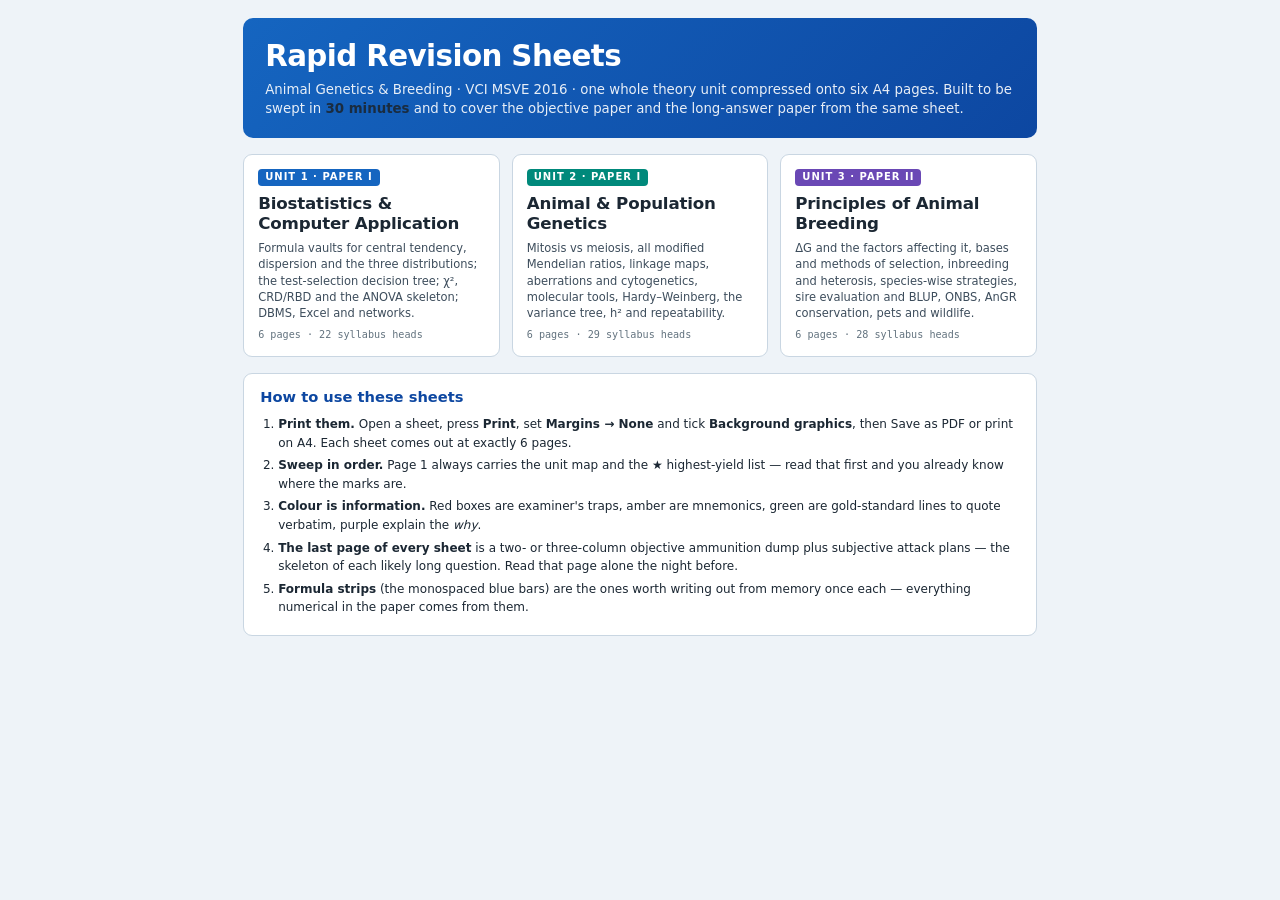
<file: revision/index.html>
<!DOCTYPE html>
<html lang="en">
<head>
<meta charset="utf-8">
<meta name="viewport" content="width=device-width,initial-scale=1">
<title>AGB Rapid Revision Sheets</title>
<link rel="stylesheet" href="_revision.css">
<style>
  body{padding:0 14px 40px;}
  .wrap{max-width:210mm;margin:0 auto;}
  .hero{
    background:linear-gradient(135deg,#1565c0,#0d47a1);color:#fff;
    border-radius:10px;padding:20px 22px;margin:18px 0 16px;
  }
  .hero h1{margin:0 0 4px;font-size:22pt;letter-spacing:-.02em;}
  .hero p{margin:0;font-size:10pt;opacity:.9;line-height:1.45;}
  .cards{display:grid;grid-template-columns:1fr 1fr 1fr;gap:12px;}
  .card{
    background:var(--surface);border:1px solid var(--line);border-radius:9px;
    padding:14px;text-decoration:none;color:inherit;display:block;
    transition:box-shadow .15s, transform .15s;
  }
  .card:hover{box-shadow:0 6px 20px rgba(21,101,192,.18);transform:translateY(-2px);}
  .card .u{display:inline-block;font-size:7.5pt;font-weight:800;letter-spacing:.1em;
    color:#fff;background:var(--blue);border-radius:4px;padding:2px 7px;border:0;margin-bottom:8px;}
  .card.t2 .u{background:var(--teal);} .card.t3 .u{background:var(--purple);}
  .card h2{margin:0 0 6px;font-size:12.5pt;line-height:1.2;letter-spacing:-.01em;}
  .card p{margin:0 0 8px;font-size:8.6pt;color:var(--ink-2);line-height:1.42;}
  .meta{font-size:7.6pt;color:var(--ink-3);font-family:"JetBrains Mono",monospace;}
  .how{background:var(--surface);border:1px solid var(--line);border-radius:9px;padding:14px 16px;margin-top:16px;}
  .how h3{margin:0 0 8px;font-size:11pt;color:var(--blue-dark);}
  .how ol{margin:0;padding-left:18px;font-size:9pt;line-height:1.55;}
  .how li{margin-bottom:4px;}
</style>
</head>
<body>
<div class="wrap">

  <div class="hero">
    <h1>Rapid Revision Sheets</h1>
    <p>Animal Genetics &amp; Breeding · VCI MSVE 2016 · one whole theory unit compressed onto six A4 pages.
    Built to be swept in <b>30 minutes</b> and to cover the objective paper and the long-answer paper from the same sheet.</p>
  </div>

  <div class="cards">
    <a class="card" href="unit1-rapid-revision.html">
      <span class="u">UNIT 1 · PAPER I</span>
      <h2>Biostatistics &amp; Computer Application</h2>
      <p>Formula vaults for central tendency, dispersion and the three distributions; the test-selection decision tree; χ², CRD/RBD and the ANOVA skeleton; DBMS, Excel and networks.</p>
      <div class="meta">6 pages · 22 syllabus heads</div>
    </a>
    <a class="card t2" href="unit2-rapid-revision.html">
      <span class="u">UNIT 2 · PAPER I</span>
      <h2>Animal &amp; Population Genetics</h2>
      <p>Mitosis vs meiosis, all modified Mendelian ratios, linkage maps, aberrations and cytogenetics, molecular tools, Hardy–Weinberg, the variance tree, h² and repeatability.</p>
      <div class="meta">6 pages · 29 syllabus heads</div>
    </a>
    <a class="card t3" href="unit3-rapid-revision.html">
      <span class="u">UNIT 3 · PAPER II</span>
      <h2>Principles of Animal Breeding</h2>
      <p>ΔG and the factors affecting it, bases and methods of selection, inbreeding and heterosis, species-wise strategies, sire evaluation and BLUP, ONBS, AnGR conservation, pets and wildlife.</p>
      <div class="meta">6 pages · 28 syllabus heads</div>
    </a>
  </div>

  <div class="how">
    <h3>How to use these sheets</h3>
    <ol>
      <li><b>Print them.</b> Open a sheet, press <b>Print</b>, set <b>Margins → None</b> and tick <b>Background graphics</b>, then Save as PDF or print on A4. Each sheet comes out at exactly 6 pages.</li>
      <li><b>Sweep in order.</b> Page 1 always carries the unit map and the ★ highest-yield list — read that first and you already know where the marks are.</li>
      <li><b>Colour is information.</b> Red boxes are examiner's traps, amber are mnemonics, green are gold-standard lines to quote verbatim, purple explain the <i>why</i>.</li>
      <li><b>The last page of every sheet</b> is a two- or three-column objective ammunition dump plus subjective attack plans — the skeleton of each likely long question. Read that page alone the night before.</li>
      <li><b>Formula strips</b> (the monospaced blue bars) are the ones worth writing out from memory once each — everything numerical in the paper comes from them.</li>
    </ol>
  </div>

</div>
</body>
</html>
</file>
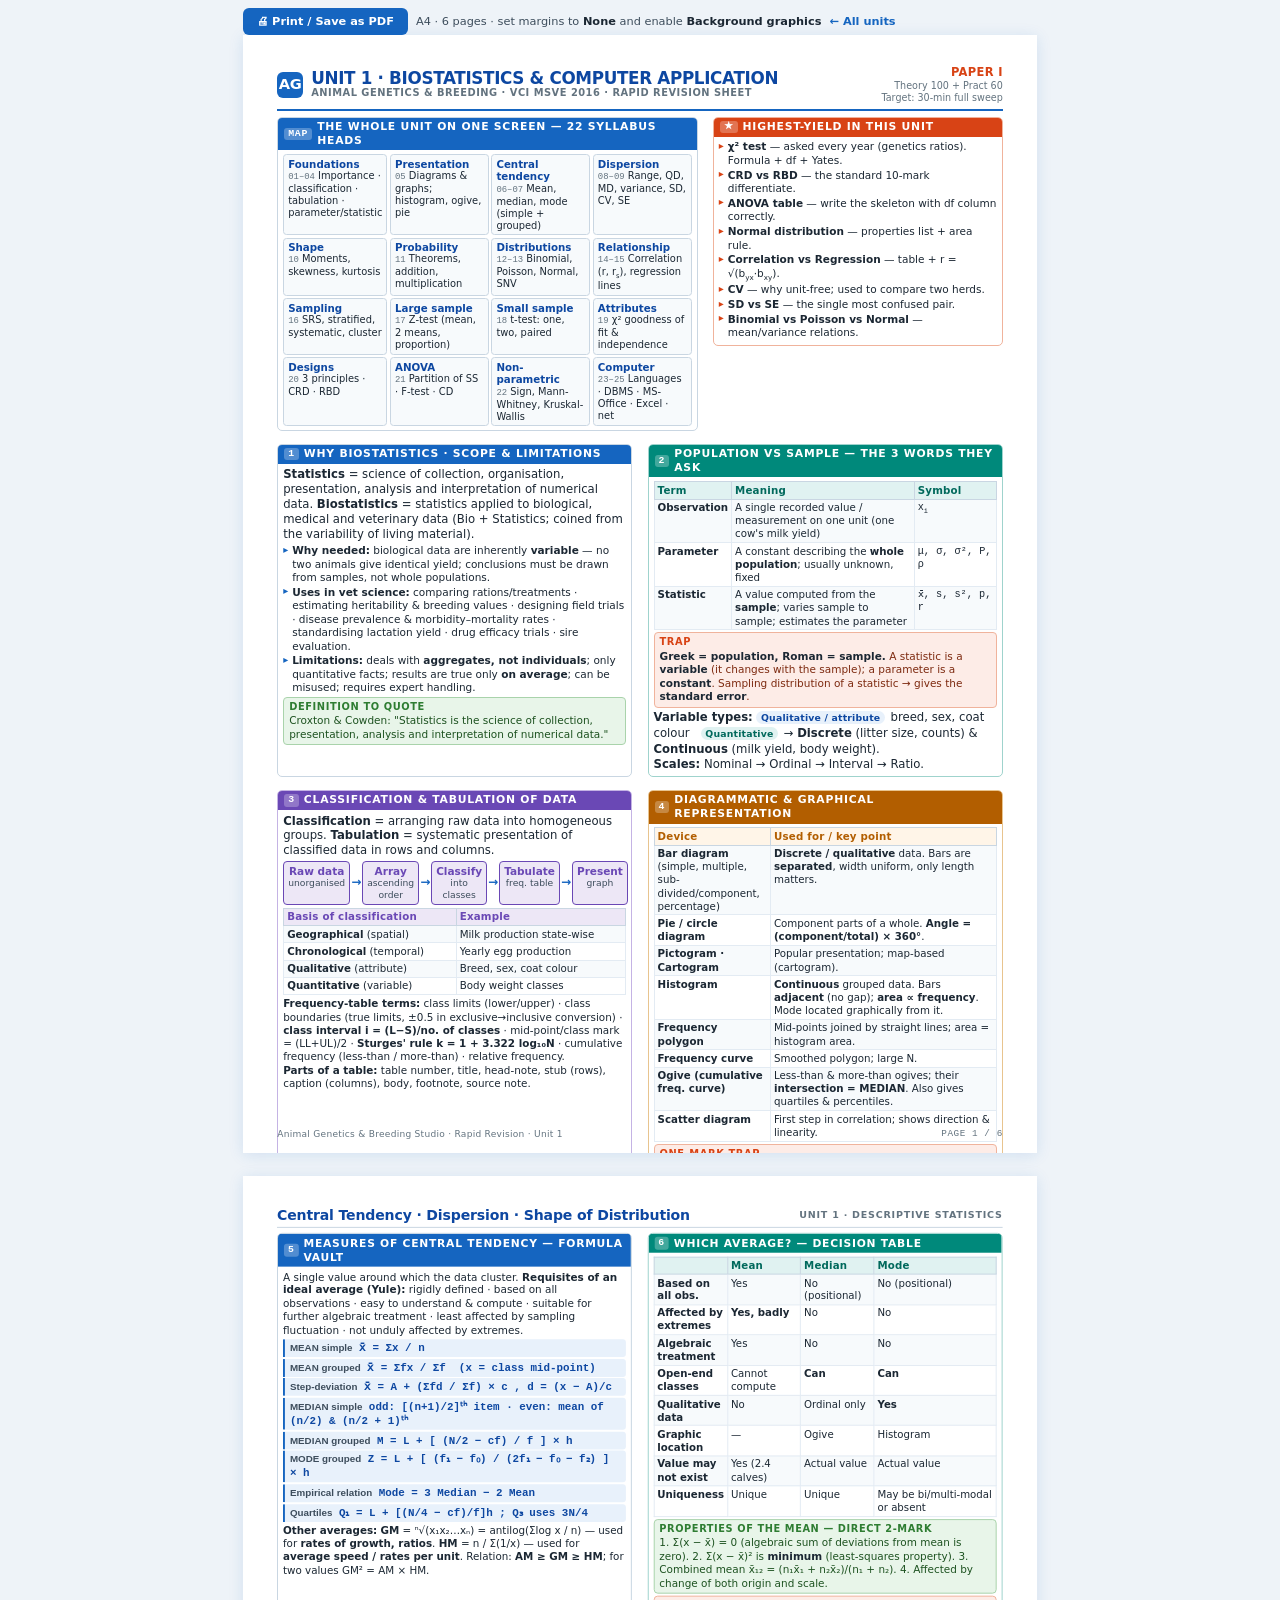
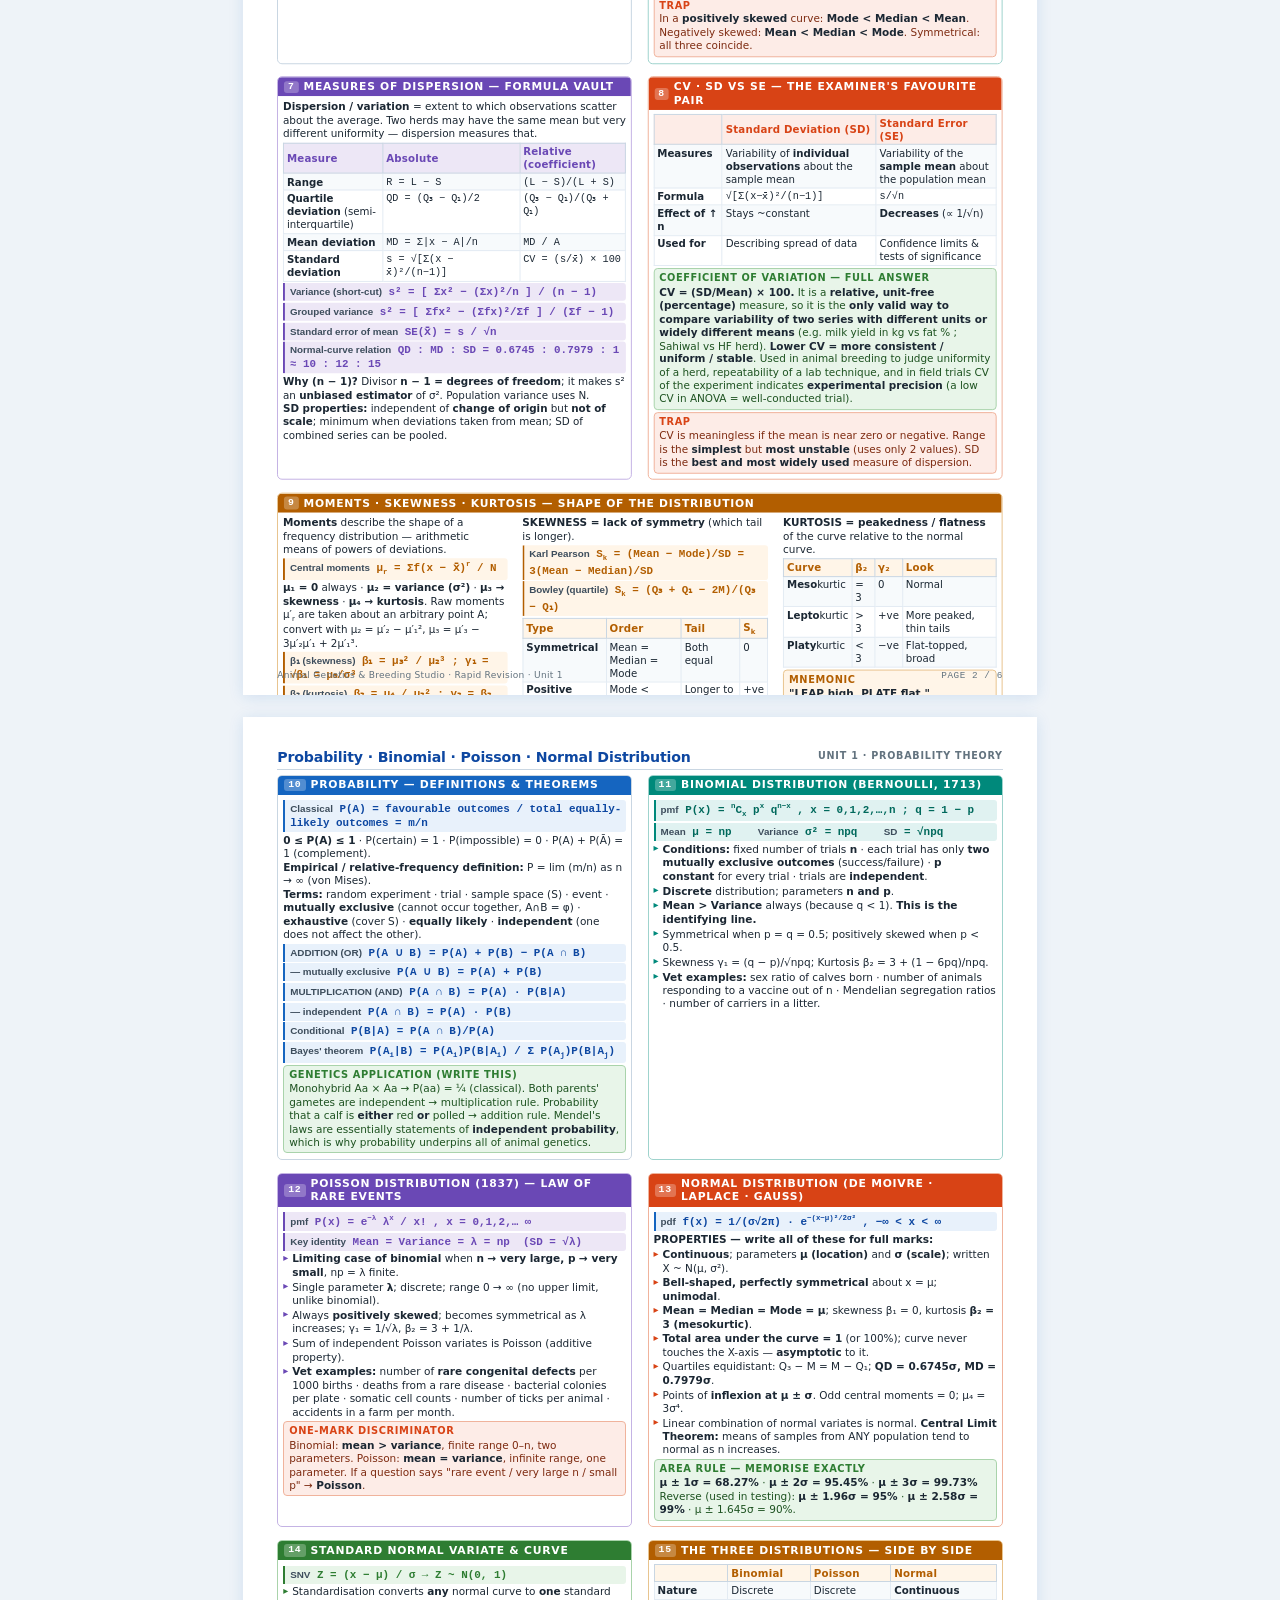
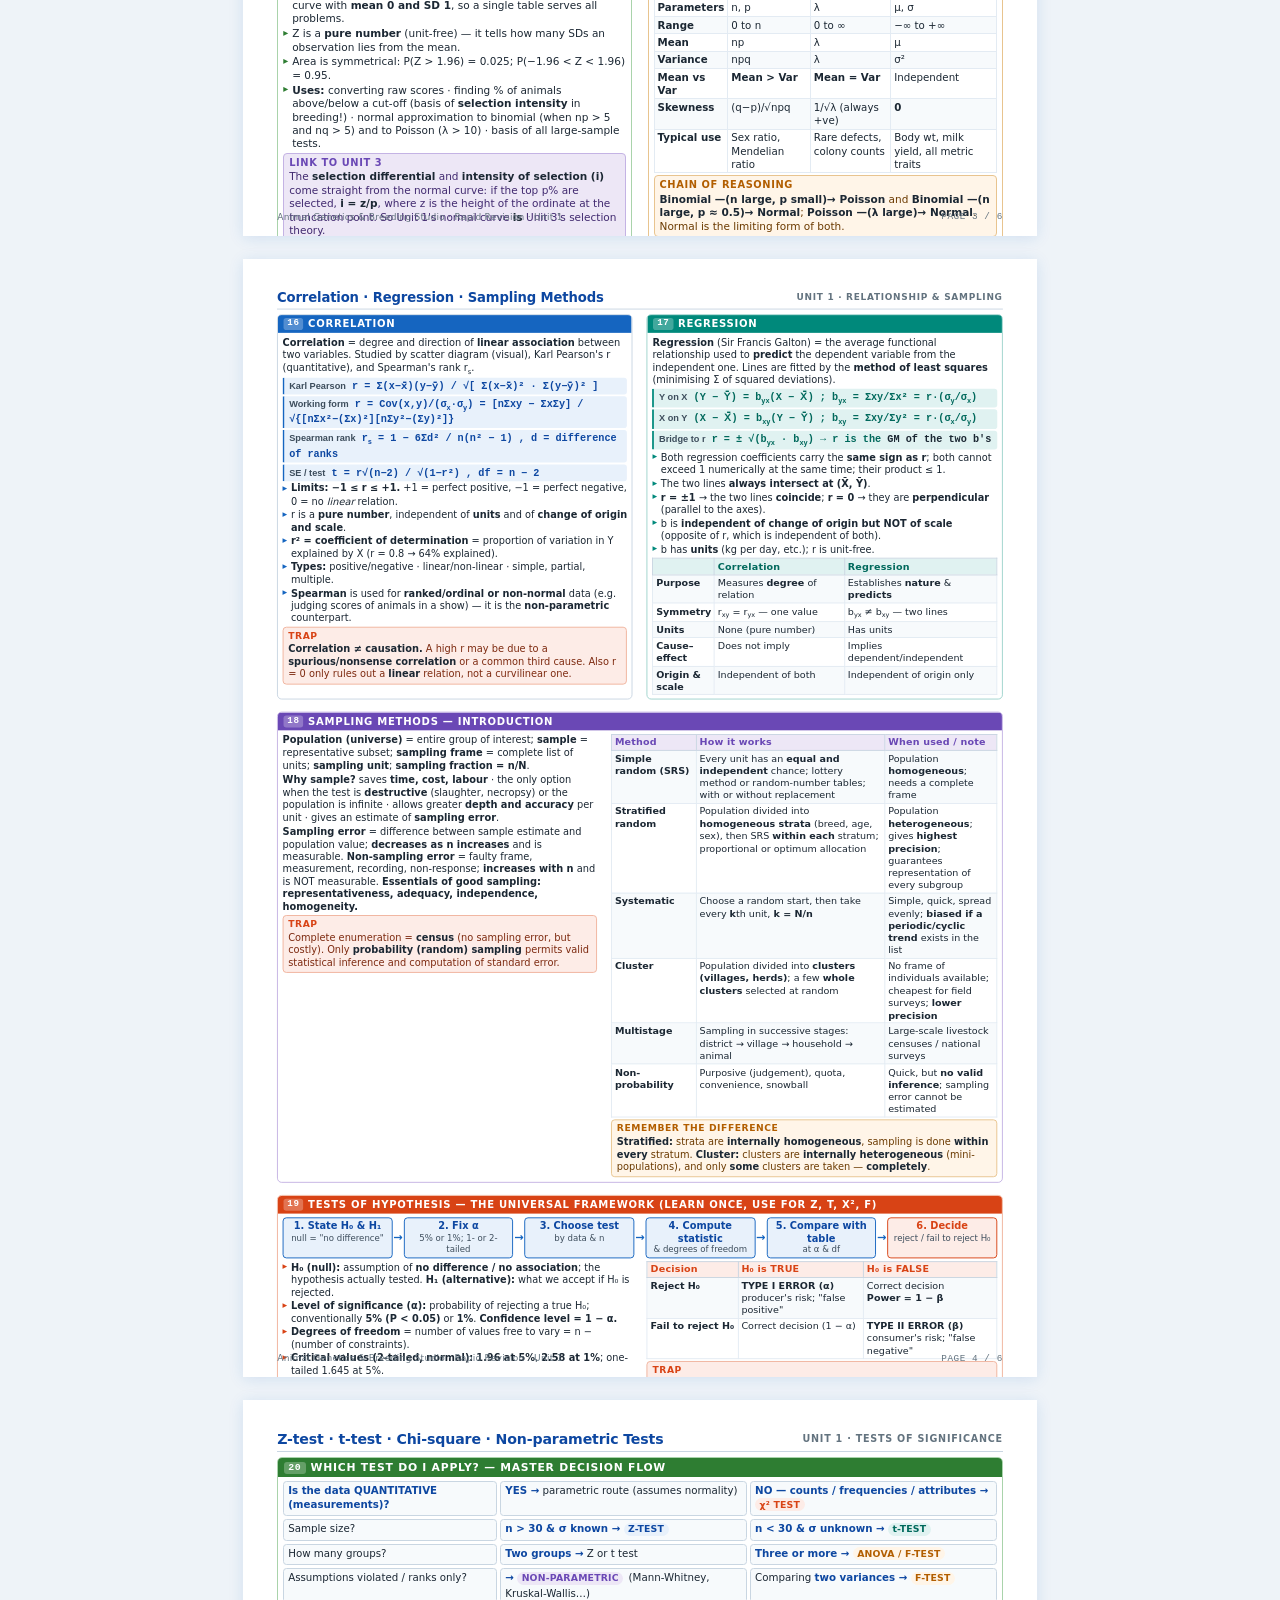
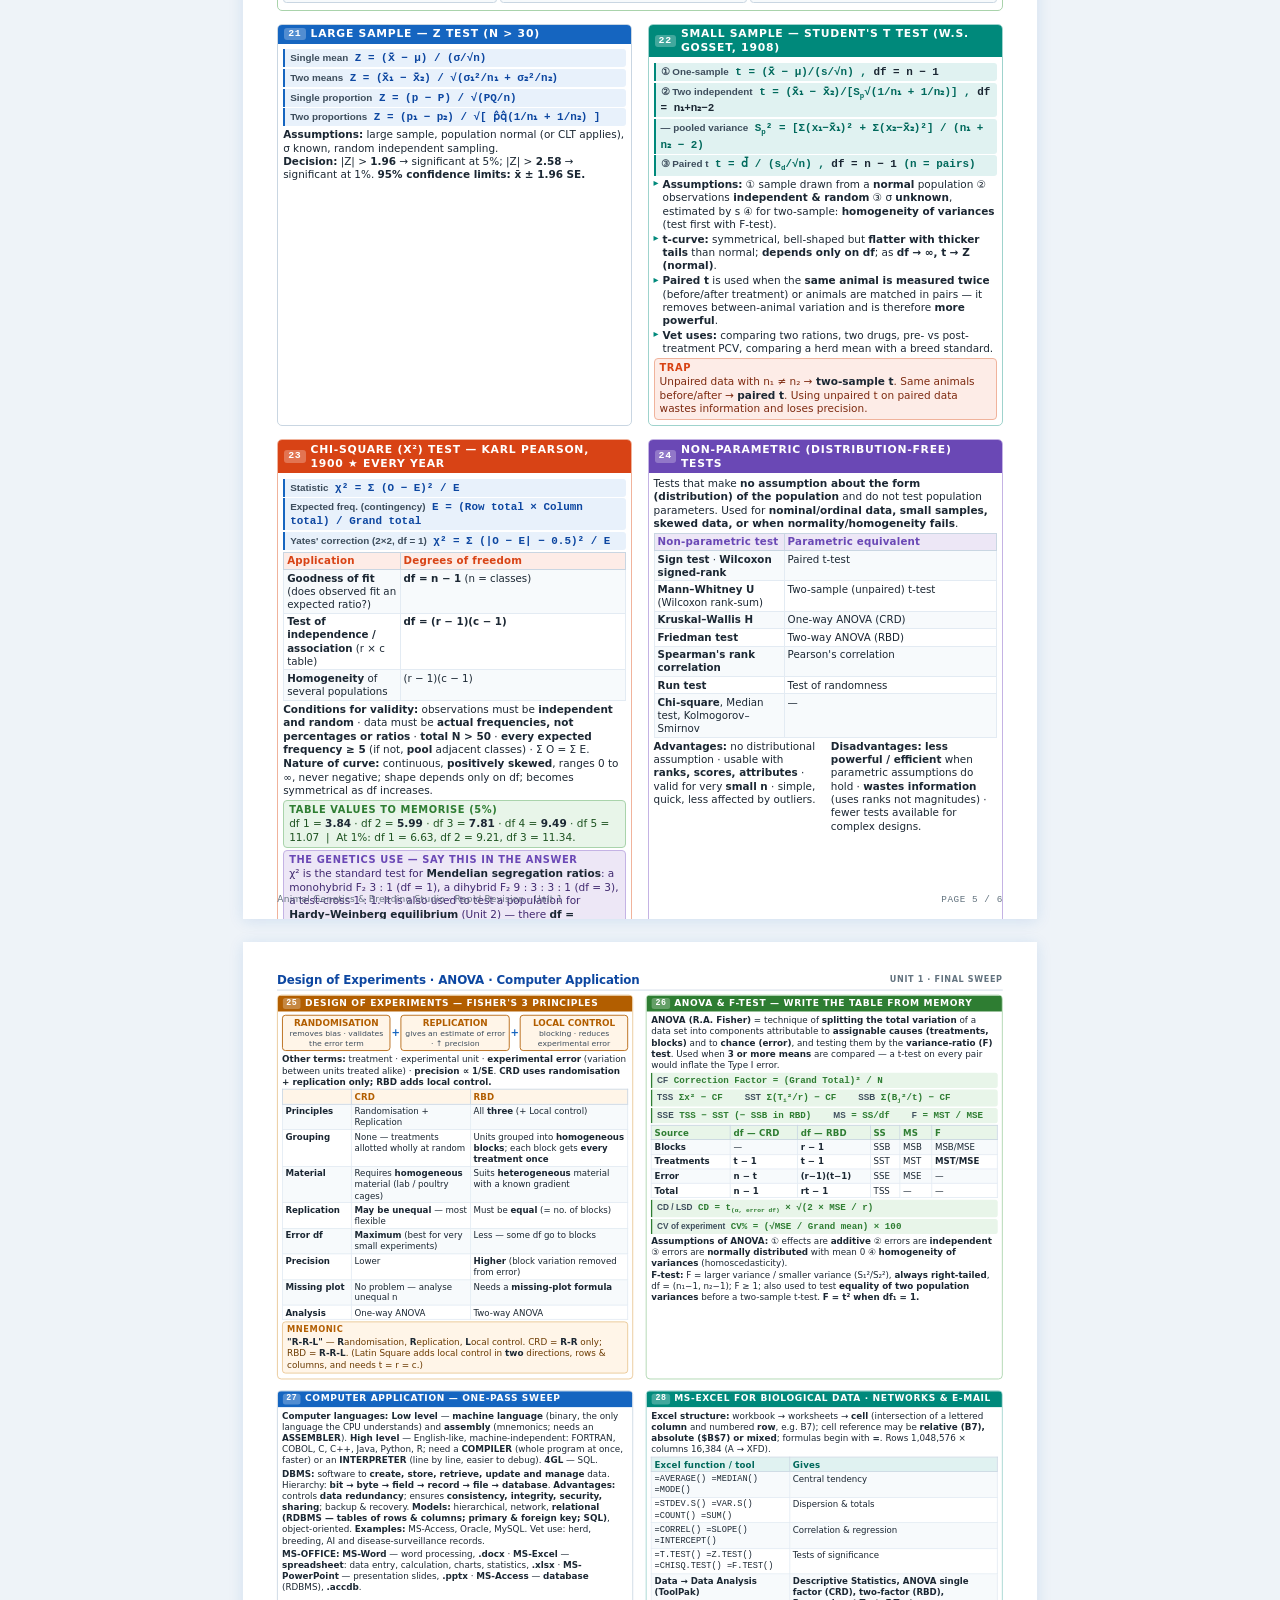
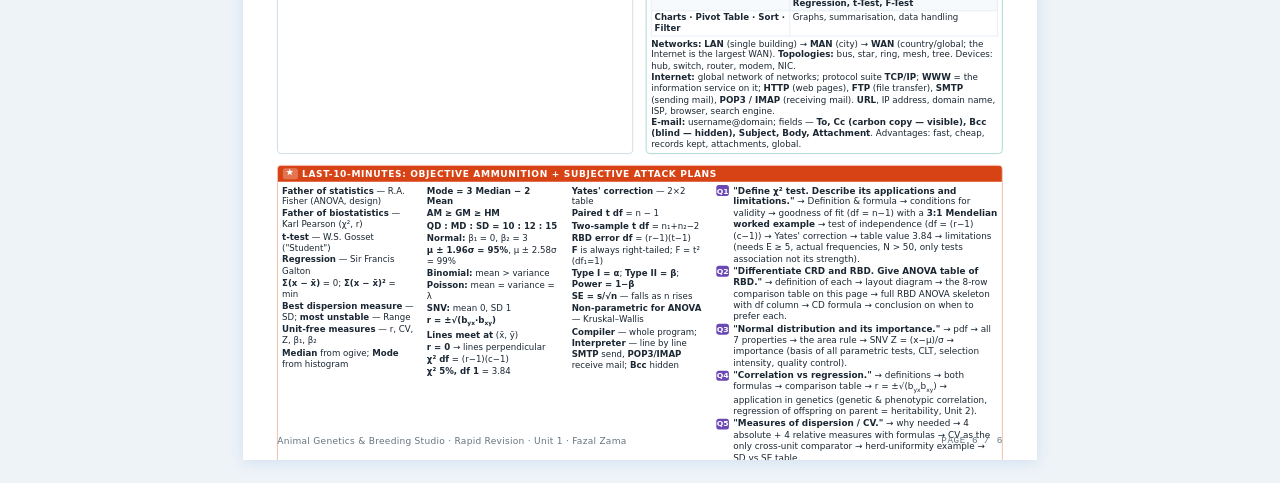
<file: revision/unit1-rapid-revision.html>
<!DOCTYPE html>
<html lang="en">
<head>
<meta charset="utf-8">
<meta name="viewport" content="width=device-width,initial-scale=1">
<title>AGB Unit 1 — Rapid Revision</title>
<style>
/* ============================================================
   AGB RAPID REVISION SHEETS — print-first A4 stylesheet
   Uses the shared IVRI Academic palette (values mirrored from
   assets/css/tokens.css so the sheet prints standalone).
   ============================================================ */

:root{
  --blue:#1565c0; --blue-dark:#0d47a1; --blue-light:#e8f1fb;
  --teal:#00897b; --teal-dark:#00695c; --teal-light:#e0f2f1;
  --purple:#6a48b5; --purple-light:#ede7f6;
  --amber:#b25e00; --amber-light:#fff5e8;
  --coral:#d84315; --coral-light:#fdece7;
  --sage:#2e7d32; --sage-light:#e8f5e9;
  --ink:#1b2733; --ink-2:#3d4d5c; --ink-3:#63737f;
  --line:#c9d6e2; --line-soft:#e3ebf3;
  --surface:#ffffff; --surface-2:#f7fafc; --bg:#eef3f8;
}

*{box-sizing:border-box;}
html,body{margin:0;padding:0;}
body{
  background:var(--bg);
  font-family:"Inter","Segoe UI",system-ui,-apple-system,sans-serif;
  color:var(--ink);
  font-size:8.75pt; line-height:1.28;
  -webkit-print-color-adjust:exact; print-color-adjust:exact;
}
b,strong{font-weight:700;color:var(--ink);}
sub,sup{font-size:.68em;}
.mono{font-family:"JetBrains Mono","Consolas",ui-monospace,monospace;}

/* ---------- PAGE ---------- */
.page{
  width:210mm; min-height:296mm; height:296mm;
  margin:0 auto 6mm; padding:8mm 9mm 7mm;
  background:var(--surface);
  box-shadow:0 2px 14px rgba(21,101,192,.13);
  position:relative; overflow:hidden;
  display:flex; flex-direction:column;
}
.page-no{
  position:absolute; right:9mm; bottom:3.4mm;
  font-size:7pt; color:var(--ink-3); letter-spacing:.06em;
  font-family:"JetBrains Mono",monospace;
}
.page-foot{
  position:absolute; left:9mm; bottom:3.4mm;
  font-size:6.8pt; color:var(--ink-3); letter-spacing:.03em;
}

/* ---------- AUTO-FIT WRAPPER ----------
   Each page carries an individually computed scale (--z) so that a full
   page of content fits an A4 sheet exactly, at the largest type that
   still fits. Width is divided by --z first so the block still fills the
   page after zoom. Values are baked in by fit.js -> build.py. */
.pg{
  --z:1;
  width:calc(100% / var(--z));
  transform:scale(var(--z));
  transform-origin:top left;
  flex:0 0 auto;
}

/* ---------- MASTHEAD ---------- */
.masthead{
  display:flex; align-items:center; gap:8px;
  border-bottom:2.4px solid var(--blue);
  padding-bottom:4px; margin-bottom:6px;
}
.mark{
  width:26px;height:26px;border-radius:6px;background:var(--blue);
  color:#fff;font-weight:800;font-size:11pt;display:flex;
  align-items:center;justify-content:center;letter-spacing:-.02em;flex:0 0 auto;
}
.mh-t{font-size:12.6pt;font-weight:800;letter-spacing:-.02em;color:var(--blue-dark);line-height:1.05;}
.mh-s{font-size:7.4pt;color:var(--ink-3);letter-spacing:.05em;text-transform:uppercase;font-weight:600;}
.mh-right{margin-left:auto;text-align:right;font-size:7.2pt;color:var(--ink-3);line-height:1.3;}
.mh-right b{display:block;font-size:8.6pt;color:var(--coral);letter-spacing:.03em;}

.runner{
  display:flex;align-items:center;gap:6px;
  border-bottom:1.6px solid var(--line);padding-bottom:3px;margin-bottom:5px;
}
.runner .rn{font-size:10.6pt;font-weight:800;color:var(--blue-dark);letter-spacing:-.01em;}
.runner .rs{font-size:7.2pt;color:var(--ink-3);text-transform:uppercase;letter-spacing:.08em;font-weight:600;margin-left:auto;}

/* ---------- GRID ---------- */
.row{display:flex;gap:4mm;}
.col{flex:1;min-width:0;}
.g2{display:grid;grid-template-columns:1fr 1fr;gap:4mm;}
.g3{display:grid;grid-template-columns:1fr 1fr 1fr;gap:3.2mm;}
.stack{display:flex;flex-direction:column;gap:3.4mm;}
.grow{flex:1;}

/* ---------- BLOCK ---------- */
.blk{border:1px solid var(--line);border-radius:5px;overflow:hidden;background:var(--surface);}
.blk > .bh{
  font-size:8.1pt;font-weight:800;letter-spacing:.07em;text-transform:uppercase;
  padding:2.6px 6px;color:#fff;background:var(--blue);display:flex;align-items:center;gap:5px;
}
.bh .n{
  background:rgba(255,255,255,.26);border-radius:3px;padding:0 4px;font-size:7.4pt;
  font-family:"JetBrains Mono",monospace;
}
.bb{padding:3.8px 5px;}
.blk.teal > .bh{background:var(--teal);}
.blk.purple > .bh{background:var(--purple);}
.blk.amber > .bh{background:var(--amber);}
.blk.coral > .bh{background:var(--coral);}
.blk.sage > .bh{background:var(--sage);}
.blk.teal{border-color:#9fd3cd;} .blk.purple{border-color:#c4b3e4;}
.blk.amber{border-color:#e8c48f;} .blk.coral{border-color:#f0b39c;}
.blk.sage{border-color:#a9d3ab;}

/* ---------- LISTS ---------- */
ul.t{margin:0;padding-left:12px;}
ul.t li{margin:0 0 1.2px;}
ul.t li::marker{color:var(--blue);}
ol.t{margin:0;padding-left:14px;}
ol.t li{margin:0 0 1.6px;}
.dash{margin:0;padding:0;list-style:none;}
.dash li{margin:0 0 1.3px;padding-left:9px;position:relative;}
.dash li::before{content:"▸";position:absolute;left:0;top:-.5px;color:var(--blue);font-size:7.5pt;}
.dash.tealx li::before{color:var(--teal);} .dash.purplex li::before{color:var(--purple);}
.dash.amberx li::before{color:var(--amber);} .dash.coralx li::before{color:var(--coral);}
.dash.sagex li::before{color:var(--sage);}

/* ---------- TABLE ---------- */
table.t{width:100%;border-collapse:collapse;font-size:8.1pt;}
table.t th{
  background:var(--blue-light);color:var(--blue-dark);font-weight:700;
  text-align:left;padding:2px 3.5px;border:1px solid var(--line);font-size:7.7pt;
  letter-spacing:.02em;
}
table.t td{padding:1.8px 3.5px;border:1px solid var(--line-soft);vertical-align:top;}
table.t tr:nth-child(even) td{background:var(--surface-2);}
table.t.teal th{background:var(--teal-light);color:var(--teal-dark);}
table.t.purple th{background:var(--purple-light);color:var(--purple);}
table.t.amber th{background:var(--amber-light);color:var(--amber);}
table.t.sage th{background:var(--sage-light);color:var(--sage);}
table.t.coral th{background:var(--coral-light);color:var(--coral);}
table.t.tight td,table.t.tight th{padding:1.6px 3px;font-size:7.7pt;}

/* ---------- FORMULA ---------- */
.fx{
  font-family:"JetBrains Mono",monospace;font-size:8.2pt;
  background:var(--blue-light);border-left:2.6px solid var(--blue);
  padding:2px 5px;border-radius:0 3px 3px 0;margin:1.7px 0;display:block;
  color:var(--blue-dark);font-weight:600;
}
.fx.teal{background:var(--teal-light);border-color:var(--teal);color:var(--teal-dark);}
.fx.purple{background:var(--purple-light);border-color:var(--purple);color:var(--purple);}
.fx.amber{background:var(--amber-light);border-color:var(--amber);color:var(--amber);}
.fx.sage{background:var(--sage-light);border-color:var(--sage);color:var(--sage);}
.fx .lbl{font-family:"Inter",sans-serif;font-weight:700;color:var(--ink-2);font-size:7.4pt;}

/* ---------- CHIPS / TAGS ---------- */
.chip{
  display:inline-block;padding:.4px 4.5px;border-radius:9px;font-size:7pt;font-weight:700;
  background:var(--blue-light);color:var(--blue-dark);letter-spacing:.02em;margin:0 2px 2px 0;
}
.chip.t{background:var(--teal-light);color:var(--teal-dark);}
.chip.p{background:var(--purple-light);color:var(--purple);}
.chip.a{background:var(--amber-light);color:var(--amber);}
.chip.c{background:var(--coral-light);color:var(--coral);}
.chip.s{background:var(--sage-light);color:var(--sage);}

/* ---------- CALLOUTS ---------- */
.call{border-radius:4px;padding:2.9px 5px;font-size:7.9pt;margin:2px 0;border:1px solid;}
.call .ct{font-weight:800;font-size:7.4pt;letter-spacing:.06em;text-transform:uppercase;display:block;margin-bottom:1px;}
.call.trap{background:var(--coral-light);border-color:#f0b39c;color:#7d2a10;}
.call.trap .ct{color:var(--coral);}
.call.mnem{background:var(--amber-light);border-color:#e8c48f;color:#6b3a00;}
.call.mnem .ct{color:var(--amber);}
.call.gold{background:var(--sage-light);border-color:#a9d3ab;color:#1d5220;}
.call.gold .ct{color:var(--sage);}
.call.why{background:var(--purple-light);border-color:#c4b3e4;color:#40296f;}
.call.why .ct{color:var(--purple);}

/* ---------- FLOW / DIAGRAM ---------- */
.flow{display:flex;align-items:stretch;gap:0;font-size:7.6pt;}
.node{
  flex:1;border:1.2px solid var(--blue);border-radius:4px;padding:2.2px 4px;
  background:var(--blue-light);text-align:center;line-height:1.2;
}
.node b{display:block;font-size:7.9pt;color:var(--blue-dark);}
.node small{color:var(--ink-2);font-size:6.9pt;}
.arw{flex:0 0 12px;display:flex;align-items:center;justify-content:center;color:var(--blue);font-weight:800;font-size:9pt;}
.node.t{border-color:var(--teal);background:var(--teal-light);} .node.t b{color:var(--teal-dark);}
.node.p{border-color:var(--purple);background:var(--purple-light);} .node.p b{color:var(--purple);}
.node.a{border-color:var(--amber);background:var(--amber-light);} .node.a b{color:var(--amber);}
.node.s{border-color:var(--sage);background:var(--sage-light);} .node.s b{color:var(--sage);}
.node.c{border-color:var(--coral);background:var(--coral-light);} .node.c b{color:var(--coral);}

/* tree */
.tree{font-size:7.7pt;line-height:1.3;}
.tree .lvl{display:flex;gap:3px;margin-bottom:3px;}
.tree .box{
  flex:1;border:1px solid var(--line);border-radius:3.5px;padding:2px 4px;background:var(--surface-2);
}
.tree .box b{color:var(--blue-dark);}

/* key-value strip */
.kv{display:grid;grid-template-columns:auto 1fr;gap:1.5px 6px;font-size:8pt;}
.kv dt{font-weight:700;color:var(--blue-dark);white-space:nowrap;}
.kv dd{margin:0;color:var(--ink-2);}

/* numbered map */
.map{display:grid;grid-template-columns:repeat(4,1fr);gap:2.6px;font-size:7.4pt;}
.map .m{
  border:1px solid var(--line);border-radius:3.5px;padding:2.4px 4px;background:var(--surface-2);
  line-height:1.22;
}
.map .m b{display:block;color:var(--blue-dark);font-size:7.7pt;}
.map .m span{color:var(--ink-3);font-size:6.7pt;font-family:"JetBrains Mono",monospace;}

/* rapid-fire two column list */
.rf{column-count:2;column-gap:5mm;font-size:7.9pt;}
.rf p{margin:0 0 1.4px;break-inside:avoid;}
.rf b{color:var(--blue-dark);}
.rf3{column-count:3;column-gap:4mm;font-size:7.7pt;}
.rf3 p{margin:0 0 1.3px;break-inside:avoid;}

/* answer skeleton */
.skel{font-size:7.9pt;}
.skel .s{display:flex;gap:5px;margin-bottom:1.6px;align-items:baseline;}
.skel .s i{
  flex:0 0 15px;font-style:normal;font-weight:800;color:#fff;background:var(--purple);
  border-radius:3px;text-align:center;font-size:6.9pt;padding:.5px 0;
}
.hl{background:#fff3b0;padding:0 1px;border-radius:2px;font-weight:600;}
.u{border-bottom:1.4px solid var(--amber);padding-bottom:.5px;font-weight:700;}

/* ---------- PRINT ---------- */
@page{size:A4 portrait;margin:0;}
@media print{
  body{background:#fff;}
  .page{margin:0;box-shadow:none;page-break-after:always;break-after:page;}
  .page:last-child{page-break-after:auto;break-after:auto;}
  .noprint{display:none !important;}
}
.toolbar{
  max-width:210mm;margin:8px auto 0;display:flex;gap:8px;align-items:center;
  font-size:8.5pt;color:var(--ink-2);
}
.toolbar button{
  font:inherit;font-weight:700;background:var(--blue);color:#fff;border:0;
  padding:6px 14px;border-radius:6px;cursor:pointer;
}
.toolbar a{color:var(--blue);font-weight:700;text-decoration:none;}

</style>
</head>
<body>

<div class="toolbar noprint">
  <button onclick="window.print()">🖨 Print / Save as PDF</button>
  <span>A4 · 6 pages · set margins to <b>None</b> and enable <b>Background graphics</b></span>
  <a href="index.html">← All units</a>
</div>

<!-- ==================== PAGE 1 ==================== -->
<section class="page">
  <div class="pg" style="--z:1">
  <div class="masthead">
    <div class="mark">AG</div>
    <div>
      <div class="mh-t">UNIT 1 · BIOSTATISTICS &amp; COMPUTER APPLICATION</div>
      <div class="mh-s">Animal Genetics &amp; Breeding · VCI MSVE 2016 · Rapid Revision Sheet</div>
    </div>
    <div class="mh-right"><b>PAPER I</b>Theory 100 + Pract 60<br>Target: 30-min full sweep</div>
  </div>

  <div class="row" style="gap:4mm;">
    <div class="col" style="flex:1.45;">
      <div class="blk">
        <div class="bh"><span class="n">MAP</span> THE WHOLE UNIT ON ONE SCREEN — 22 SYLLABUS HEADS</div>
        <div class="bb">
          <div class="map">
            <div class="m"><b>Foundations</b><span>01–04</span> Importance · classification · tabulation · parameter/statistic</div>
            <div class="m"><b>Presentation</b><span>05</span> Diagrams &amp; graphs; histogram, ogive, pie</div>
            <div class="m"><b>Central tendency</b><span>06–07</span> Mean, median, mode (simple + grouped)</div>
            <div class="m"><b>Dispersion</b><span>08–09</span> Range, QD, MD, variance, SD, CV, SE</div>
            <div class="m"><b>Shape</b><span>10</span> Moments, skewness, kurtosis</div>
            <div class="m"><b>Probability</b><span>11</span> Theorems, addition, multiplication</div>
            <div class="m"><b>Distributions</b><span>12–13</span> Binomial, Poisson, Normal, SNV</div>
            <div class="m"><b>Relationship</b><span>14–15</span> Correlation (r, r<sub>s</sub>), regression lines</div>
            <div class="m"><b>Sampling</b><span>16</span> SRS, stratified, systematic, cluster</div>
            <div class="m"><b>Large sample</b><span>17</span> Z-test (mean, 2 means, proportion)</div>
            <div class="m"><b>Small sample</b><span>18</span> t-test: one, two, paired</div>
            <div class="m"><b>Attributes</b><span>19</span> χ² goodness of fit &amp; independence</div>
            <div class="m"><b>Designs</b><span>20</span> 3 principles · CRD · RBD</div>
            <div class="m"><b>ANOVA</b><span>21</span> Partition of SS · F-test · CD</div>
            <div class="m"><b>Non-parametric</b><span>22</span> Sign, Mann-Whitney, Kruskal-Wallis</div>
            <div class="m"><b>Computer</b><span>23–25</span> Languages · DBMS · MS-Office · Excel · net</div>
          </div>
        </div>
      </div>
    </div>
    <div class="col" style="flex:1;">
      <div class="blk coral">
        <div class="bh"><span class="n">★</span> HIGHEST-YIELD IN THIS UNIT</div>
        <div class="bb">
          <ul class="dash coralx" style="font-size:7.9pt;">
            <li><b>χ² test</b> — asked every year (genetics ratios). Formula + df + Yates.</li>
            <li><b>CRD vs RBD</b> — the standard 10-mark differentiate.</li>
            <li><b>ANOVA table</b> — write the skeleton with df column correctly.</li>
            <li><b>Normal distribution</b> — properties list + area rule.</li>
            <li><b>Correlation vs Regression</b> — table + r = √(b<sub>yx</sub>·b<sub>xy</sub>).</li>
            <li><b>CV</b> — why unit-free; used to compare two herds.</li>
            <li><b>SD vs SE</b> — the single most confused pair.</li>
            <li><b>Binomial vs Poisson vs Normal</b> — mean/variance relations.</li>
          </ul>
        </div>
      </div>
    </div>
  </div>

  <div class="g2" style="margin-top:3.4mm;">
    <div class="blk">
      <div class="bh"><span class="n">1</span> WHY BIOSTATISTICS · SCOPE &amp; LIMITATIONS</div>
      <div class="bb">
        <p style="margin:0 0 2px;"><b>Statistics</b> = science of collection, organisation, presentation, analysis and interpretation of numerical data. <b>Biostatistics</b> = statistics applied to biological, medical and veterinary data (Bio + Statistics; coined from the variability of living material).</p>
        <ul class="dash" style="font-size:7.9pt;">
          <li><b>Why needed:</b> biological data are inherently <b>variable</b> — no two animals give identical yield; conclusions must be drawn from samples, not whole populations.</li>
          <li><b>Uses in vet science:</b> comparing rations/treatments · estimating heritability &amp; breeding values · designing field trials · disease prevalence &amp; morbidity–mortality rates · standardising lactation yield · drug efficacy trials · sire evaluation.</li>
          <li><b>Limitations:</b> deals with <b>aggregates, not individuals</b>; only quantitative facts; results are true only <b>on average</b>; can be misused; requires expert handling.</li>
        </ul>
        <div class="call gold"><span class="ct">Definition to quote</span>Croxton &amp; Cowden: "Statistics is the science of collection, presentation, analysis and interpretation of numerical data."</div>
      </div>
    </div>

    <div class="blk teal">
      <div class="bh"><span class="n">2</span> POPULATION vs SAMPLE — THE 3 WORDS THEY ASK</div>
      <div class="bb">
        <table class="t teal tight">
          <tr><th style="width:22%;">Term</th><th>Meaning</th><th style="width:24%;">Symbol</th></tr>
          <tr><td><b>Observation</b></td><td>A single recorded value / measurement on one unit (one cow's milk yield)</td><td class="mono">x<sub>i</sub></td></tr>
          <tr><td><b>Parameter</b></td><td>A constant describing the <b>whole population</b>; usually unknown, fixed</td><td class="mono">μ, σ, σ², P, ρ</td></tr>
          <tr><td><b>Statistic</b></td><td>A value computed from the <b>sample</b>; varies sample to sample; estimates the parameter</td><td class="mono">x̄, s, s², p, r</td></tr>
        </table>
        <div class="call trap"><span class="ct">Trap</span><b>Greek = population, Roman = sample.</b> A statistic is a <b>variable</b> (it changes with the sample); a parameter is a <b>constant</b>. Sampling distribution of a statistic → gives the <b>standard error</b>.</div>
        <p style="margin:2px 0 0;"><b>Variable types:</b> <span class="chip">Qualitative / attribute</span> breed, sex, coat colour &nbsp; <span class="chip t">Quantitative</span> → <b>Discrete</b> (litter size, counts) &amp; <b>Continuous</b> (milk yield, body weight).<br><b>Scales:</b> Nominal → Ordinal → Interval → Ratio.</p>
      </div>
    </div>
  </div>

  <div class="g2" style="margin-top:3.4mm;">
    <div class="blk purple">
      <div class="bh"><span class="n">3</span> CLASSIFICATION &amp; TABULATION OF DATA</div>
      <div class="bb">
        <p style="margin:0 0 2px;"><b>Classification</b> = arranging raw data into homogeneous groups. <b>Tabulation</b> = systematic presentation of classified data in rows and columns.</p>
        <div class="flow" style="margin:3px 0;">
          <div class="node p"><b>Raw data</b><small>unorganised</small></div><div class="arw">→</div>
          <div class="node p"><b>Array</b><small>ascending order</small></div><div class="arw">→</div>
          <div class="node p"><b>Classify</b><small>into classes</small></div><div class="arw">→</div>
          <div class="node p"><b>Tabulate</b><small>freq. table</small></div><div class="arw">→</div>
          <div class="node p"><b>Present</b><small>graph</small></div>
        </div>
        <table class="t purple tight">
          <tr><th>Basis of classification</th><th>Example</th></tr>
          <tr><td><b>Geographical</b> (spatial)</td><td>Milk production state-wise</td></tr>
          <tr><td><b>Chronological</b> (temporal)</td><td>Yearly egg production</td></tr>
          <tr><td><b>Qualitative</b> (attribute)</td><td>Breed, sex, coat colour</td></tr>
          <tr><td><b>Quantitative</b> (variable)</td><td>Body weight classes</td></tr>
        </table>
        <p style="margin:2px 0 0;font-size:7.8pt;"><b>Frequency-table terms:</b> class limits (lower/upper) · class boundaries (true limits, ±0.5 in exclusive→inclusive conversion) · <b>class interval i = (L−S)/no. of classes</b> · mid-point/class mark = (LL+UL)/2 · <b>Sturges' rule k = 1 + 3.322 log₁₀N</b> · cumulative frequency (less-than / more-than) · relative frequency.<br><b>Parts of a table:</b> table number, title, head-note, stub (rows), caption (columns), body, footnote, source note.</p>
      </div>
    </div>

    <div class="blk amber">
      <div class="bh"><span class="n">4</span> DIAGRAMMATIC &amp; GRAPHICAL REPRESENTATION</div>
      <div class="bb">
        <table class="t amber tight">
          <tr><th style="width:34%;">Device</th><th>Used for / key point</th></tr>
          <tr><td><b>Bar diagram</b> (simple, multiple, sub-divided/component, percentage)</td><td><b>Discrete / qualitative</b> data. Bars are <b>separated</b>, width uniform, only length matters.</td></tr>
          <tr><td><b>Pie / circle diagram</b></td><td>Component parts of a whole. <b>Angle = (component/total) × 360°</b>.</td></tr>
          <tr><td><b>Pictogram · Cartogram</b></td><td>Popular presentation; map-based (cartogram).</td></tr>
          <tr><td><b>Histogram</b></td><td><b>Continuous</b> grouped data. Bars <b>adjacent</b> (no gap); <b>area ∝ frequency</b>. Mode located graphically from it.</td></tr>
          <tr><td><b>Frequency polygon</b></td><td>Mid-points joined by straight lines; area = histogram area.</td></tr>
          <tr><td><b>Frequency curve</b></td><td>Smoothed polygon; large N.</td></tr>
          <tr><td><b>Ogive (cumulative freq. curve)</b></td><td>Less-than &amp; more-than ogives; their <b>intersection = MEDIAN</b>. Also gives quartiles &amp; percentiles.</td></tr>
          <tr><td><b>Scatter diagram</b></td><td>First step in correlation; shows direction &amp; linearity.</td></tr>
        </table>
        <div class="call trap"><span class="ct">One-mark trap</span>Histogram = <b>continuous, no gaps, area ∝ f</b>. Bar diagram = <b>discrete, gaps present, length ∝ f</b>. Median from <b>ogive</b>; Mode from <b>histogram</b>.</div>
      </div>
    </div>
  </div>

  </div>


  <div class="page-foot">Animal Genetics &amp; Breeding Studio · Rapid Revision · Unit 1</div>
  <div class="page-no">PAGE 1 / 6</div>
</section>

<!-- ==================== PAGE 2 ==================== -->
<section class="page">
  <div class="pg" style="--z:0.994">
  <div class="runner"><span class="rn">Central Tendency · Dispersion · Shape of Distribution</span><span class="rs">Unit 1 · Descriptive Statistics</span></div>

  <div class="g2">
    <div class="blk">
      <div class="bh"><span class="n">5</span> MEASURES OF CENTRAL TENDENCY — FORMULA VAULT</div>
      <div class="bb">
        <p style="margin:0 0 2px;font-size:7.9pt;">A single value around which the data cluster. <b>Requisites of an ideal average (Yule):</b> rigidly defined · based on all observations · easy to understand &amp; compute · suitable for further algebraic treatment · least affected by sampling fluctuation · not unduly affected by extremes.</p>
        <span class="fx"><span class="lbl">MEAN simple</span> x̄ = Σx / n</span>
        <span class="fx"><span class="lbl">MEAN grouped</span> x̄ = Σfx / Σf  &nbsp;(x = class mid-point)</span>
        <span class="fx"><span class="lbl">Step-deviation</span> x̄ = A + (Σfd / Σf) × c ,  d = (x − A)/c</span>
        <span class="fx"><span class="lbl">MEDIAN simple</span> odd: [(n+1)/2]ᵗʰ item · even: mean of (n/2) &amp; (n/2 + 1)ᵗʰ</span>
        <span class="fx"><span class="lbl">MEDIAN grouped</span> M = L + [ (N/2 − cf) / f ] × h</span>
        <span class="fx"><span class="lbl">MODE grouped</span> Z = L + [ (f₁ − f₀) / (2f₁ − f₀ − f₂) ] × h</span>
        <span class="fx"><span class="lbl">Empirical relation</span> Mode = 3 Median − 2 Mean</span>
        <span class="fx"><span class="lbl">Quartiles</span> Q₁ = L + [(N/4 − cf)/f]h ; Q₃ uses 3N/4</span>
        <p style="margin:2px 0 0;font-size:7.8pt;"><b>Other averages:</b> <b>GM</b> = ⁿ√(x₁x₂…xₙ) = antilog(Σlog x / n) — used for <b>rates of growth, ratios</b>. <b>HM</b> = n / Σ(1/x) — used for <b>average speed / rates per unit</b>. Relation: <b>AM ≥ GM ≥ HM</b>; for two values GM² = AM × HM.</p>
      </div>
    </div>

    <div class="blk teal">
      <div class="bh"><span class="n">6</span> WHICH AVERAGE? — DECISION TABLE</div>
      <div class="bb">
        <table class="t teal tight">
          <tr><th style="width:16%;"></th><th>Mean</th><th>Median</th><th>Mode</th></tr>
          <tr><td><b>Based on all obs.</b></td><td>Yes</td><td>No (positional)</td><td>No (positional)</td></tr>
          <tr><td><b>Affected by extremes</b></td><td><b>Yes, badly</b></td><td>No</td><td>No</td></tr>
          <tr><td><b>Algebraic treatment</b></td><td>Yes</td><td>No</td><td>No</td></tr>
          <tr><td><b>Open-end classes</b></td><td>Cannot compute</td><td><b>Can</b></td><td><b>Can</b></td></tr>
          <tr><td><b>Qualitative data</b></td><td>No</td><td>Ordinal only</td><td><b>Yes</b></td></tr>
          <tr><td><b>Graphic location</b></td><td>—</td><td>Ogive</td><td>Histogram</td></tr>
          <tr><td><b>Value may not exist</b></td><td>Yes (2.4 calves)</td><td>Actual value</td><td>Actual value</td></tr>
          <tr><td><b>Uniqueness</b></td><td>Unique</td><td>Unique</td><td>May be bi/multi-modal or absent</td></tr>
        </table>
        <div class="call gold"><span class="ct">Properties of the mean — direct 2-mark</span>1. Σ(x − x̄) = 0 (algebraic sum of deviations from mean is zero). 2. Σ(x − x̄)² is <b>minimum</b> (least-squares property). 3. Combined mean x̄₁₂ = (n₁x̄₁ + n₂x̄₂)/(n₁ + n₂). 4. Affected by change of both origin and scale.</div>
        <div class="call trap"><span class="ct">Trap</span>In a <b>positively skewed</b> curve: <b>Mode &lt; Median &lt; Mean</b>. Negatively skewed: <b>Mean &lt; Median &lt; Mode</b>. Symmetrical: all three coincide.</div>
      </div>
    </div>
  </div>

  <div class="g2" style="margin-top:3.4mm;">
    <div class="blk purple">
      <div class="bh"><span class="n">7</span> MEASURES OF DISPERSION — FORMULA VAULT</div>
      <div class="bb">
        <p style="margin:0 0 2px;font-size:7.9pt;"><b>Dispersion / variation</b> = extent to which observations scatter about the average. Two herds may have the same mean but very different uniformity — dispersion measures that.</p>
        <table class="t purple tight">
          <tr><th style="width:29%;">Measure</th><th>Absolute</th><th style="width:31%;">Relative (coefficient)</th></tr>
          <tr><td><b>Range</b></td><td class="mono">R = L − S</td><td class="mono">(L − S)/(L + S)</td></tr>
          <tr><td><b>Quartile deviation</b> (semi-interquartile)</td><td class="mono">QD = (Q₃ − Q₁)/2</td><td class="mono">(Q₃ − Q₁)/(Q₃ + Q₁)</td></tr>
          <tr><td><b>Mean deviation</b></td><td class="mono">MD = Σ|x − A|/n</td><td class="mono">MD / A</td></tr>
          <tr><td><b>Standard deviation</b></td><td class="mono">s = √[Σ(x − x̄)²/(n−1)]</td><td class="mono">CV = (s/x̄) × 100</td></tr>
        </table>
        <span class="fx purple"><span class="lbl">Variance (short-cut)</span> s² = [ Σx² − (Σx)²/n ] / (n − 1)</span>
        <span class="fx purple"><span class="lbl">Grouped variance</span> s² = [ Σfx² − (Σfx)²/Σf ] / (Σf − 1)</span>
        <span class="fx purple"><span class="lbl">Standard error of mean</span> SE(x̄) = s / √n</span>
        <span class="fx purple"><span class="lbl">Normal-curve relation</span> QD : MD : SD = 0.6745 : 0.7979 : 1 ≈ 10 : 12 : 15</span>
        <p style="margin:2px 0 0;font-size:7.8pt;"><b>Why (n − 1)?</b> Divisor <b>n − 1 = degrees of freedom</b>; it makes s² an <b>unbiased estimator</b> of σ². Population variance uses N.<br><b>SD properties:</b> independent of <b>change of origin</b> but <b>not of scale</b>; minimum when deviations taken from mean; SD of combined series can be pooled.</p>
      </div>
    </div>

    <div class="blk coral">
      <div class="bh"><span class="n">8</span> CV · SD vs SE — THE EXAMINER'S FAVOURITE PAIR</div>
      <div class="bb">
        <table class="t coral tight">
          <tr><th style="width:20%;"></th><th>Standard Deviation (SD)</th><th>Standard Error (SE)</th></tr>
          <tr><td><b>Measures</b></td><td>Variability of <b>individual observations</b> about the sample mean</td><td>Variability of the <b>sample mean</b> about the population mean</td></tr>
          <tr><td><b>Formula</b></td><td class="mono">√[Σ(x−x̄)²/(n−1)]</td><td class="mono">s/√n</td></tr>
          <tr><td><b>Effect of ↑ n</b></td><td>Stays ~constant</td><td><b>Decreases</b> (∝ 1/√n)</td></tr>
          <tr><td><b>Used for</b></td><td>Describing spread of data</td><td>Confidence limits &amp; tests of significance</td></tr>
        </table>
        <div class="call gold"><span class="ct">Coefficient of Variation — full answer</span><b>CV = (SD/Mean) × 100.</b> It is a <b>relative, unit-free (percentage)</b> measure, so it is the <b>only valid way to compare variability of two series with different units or widely different means</b> (e.g. milk yield in kg vs fat % ; Sahiwal vs HF herd). <b>Lower CV = more consistent / uniform / stable</b>. Used in animal breeding to judge uniformity of a herd, repeatability of a lab technique, and in field trials CV of the experiment indicates <b>experimental precision</b> (a low CV in ANOVA = well-conducted trial).</div>
        <div class="call trap"><span class="ct">Trap</span>CV is meaningless if the mean is near zero or negative. Range is the <b>simplest</b> but <b>most unstable</b> (uses only 2 values). SD is the <b>best and most widely used</b> measure of dispersion.</div>
      </div>
    </div>
  </div>

  <div class="blk amber" style="margin-top:3.4mm;">
    <div class="bh"><span class="n">9</span> MOMENTS · SKEWNESS · KURTOSIS — SHAPE OF THE DISTRIBUTION</div>
    <div class="bb">
      <div class="row">
        <div class="col" style="flex:1.05;">
          <p style="margin:0 0 2px;font-size:7.9pt;"><b>Moments</b> describe the shape of a frequency distribution — arithmetic means of powers of deviations.</p>
          <span class="fx amber"><span class="lbl">Central moments</span> μ<sub>r</sub> = Σf(x − x̄)<sup>r</sup> / N</span>
          <p style="margin:1px 0 2px;font-size:7.8pt;"><b>μ₁ = 0</b> always · <b>μ₂ = variance (σ²)</b> · <b>μ₃ → skewness</b> · <b>μ₄ → kurtosis</b>. Raw moments μ′<sub>r</sub> are taken about an arbitrary point A; convert with μ₂ = μ′₂ − μ′₁², μ₃ = μ′₃ − 3μ′₂μ′₁ + 2μ′₁³.</p>
          <span class="fx amber"><span class="lbl">β₁ (skewness)</span> β₁ = μ₃² / μ₂³ ;  γ₁ = √β₁ = μ₃/σ³</span>
          <span class="fx amber"><span class="lbl">β₂ (kurtosis)</span> β₂ = μ₄ / μ₂² ;  γ₂ = β₂ − 3</span>
        </div>
        <div class="col" style="flex:1.15;">
          <p style="margin:0 0 2px;font-size:7.9pt;"><b>SKEWNESS = lack of symmetry</b> (which tail is longer).</p>
          <span class="fx amber"><span class="lbl">Karl Pearson</span> S<sub>k</sub> = (Mean − Mode)/SD = 3(Mean − Median)/SD</span>
          <span class="fx amber"><span class="lbl">Bowley (quartile)</span> S<sub>k</sub> = (Q₃ + Q₁ − 2M)/(Q₃ − Q₁)</span>
          <table class="t amber tight" style="margin-top:2px;">
            <tr><th>Type</th><th>Order</th><th>Tail</th><th>S<sub>k</sub></th></tr>
            <tr><td><b>Symmetrical</b></td><td>Mean = Median = Mode</td><td>Both equal</td><td>0</td></tr>
            <tr><td><b>Positive skew</b></td><td>Mode &lt; Median &lt; Mean</td><td>Longer to <b>right</b></td><td>+ve</td></tr>
            <tr><td><b>Negative skew</b></td><td>Mean &lt; Median &lt; Mode</td><td>Longer to <b>left</b></td><td>−ve</td></tr>
          </table>
        </div>
        <div class="col" style="flex:1;">
          <p style="margin:0 0 2px;font-size:7.9pt;"><b>KURTOSIS = peakedness / flatness</b> of the curve relative to the normal curve.</p>
          <table class="t amber tight">
            <tr><th>Curve</th><th>β₂</th><th>γ₂</th><th>Look</th></tr>
            <tr><td><b>Meso</b>kurtic</td><td>= 3</td><td>0</td><td>Normal</td></tr>
            <tr><td><b>Lepto</b>kurtic</td><td>&gt; 3</td><td>+ve</td><td>More peaked, thin tails</td></tr>
            <tr><td><b>Platy</b>kurtic</td><td>&lt; 3</td><td>−ve</td><td>Flat-topped, broad</td></tr>
          </table>
          <div class="call mnem"><span class="ct">Mnemonic</span><b>"LEAP high, PLATE flat."</b> <b>Lep</b>tokurtic = <b>leap</b>s up (peaked). <b>Platy</b>kurtic = flat like a <b>plate</b>. Normal curve: <b>β₁ = 0 and β₂ = 3</b>.</div>
        </div>
      </div>
    </div>
  </div>

  </div>


  <div class="page-foot">Animal Genetics &amp; Breeding Studio · Rapid Revision · Unit 1</div>
  <div class="page-no">PAGE 2 / 6</div>
</section>

<!-- ==================== PAGE 3 ==================== -->
<section class="page">
  <div class="pg" style="--z:1">
  <div class="runner"><span class="rn">Probability · Binomial · Poisson · Normal Distribution</span><span class="rs">Unit 1 · Probability Theory</span></div>

  <div class="g2">
    <div class="blk">
      <div class="bh"><span class="n">10</span> PROBABILITY — DEFINITIONS &amp; THEOREMS</div>
      <div class="bb">
        <span class="fx"><span class="lbl">Classical</span> P(A) = favourable outcomes / total equally-likely outcomes = m/n</span>
        <p style="margin:1px 0 2px;font-size:7.9pt;"><b>0 ≤ P(A) ≤ 1</b> · P(certain) = 1 · P(impossible) = 0 · P(A) + P(Ā) = 1 (complement).<br><b>Empirical / relative-frequency definition:</b> P = lim (m/n) as n → ∞ (von Mises).<br><b>Terms:</b> random experiment · trial · sample space (S) · event · <b>mutually exclusive</b> (cannot occur together, A∩B = φ) · <b>exhaustive</b> (cover S) · <b>equally likely</b> · <b>independent</b> (one does not affect the other).</p>
        <span class="fx"><span class="lbl">ADDITION (OR)</span> P(A ∪ B) = P(A) + P(B) − P(A ∩ B)</span>
        <span class="fx"><span class="lbl">— mutually exclusive</span> P(A ∪ B) = P(A) + P(B)</span>
        <span class="fx"><span class="lbl">MULTIPLICATION (AND)</span> P(A ∩ B) = P(A) · P(B|A)</span>
        <span class="fx"><span class="lbl">— independent</span> P(A ∩ B) = P(A) · P(B)</span>
        <span class="fx"><span class="lbl">Conditional</span> P(B|A) = P(A ∩ B)/P(A)</span>
        <span class="fx"><span class="lbl">Bayes' theorem</span> P(A<sub>i</sub>|B) = P(A<sub>i</sub>)P(B|A<sub>i</sub>) / Σ P(A<sub>j</sub>)P(B|A<sub>j</sub>)</span>
        <div class="call gold"><span class="ct">Genetics application (write this)</span>Monohybrid Aa × Aa → P(aa) = ¼ (classical). Both parents' gametes are independent → multiplication rule. Probability that a calf is <b>either</b> red <b>or</b> polled → addition rule. Mendel's laws are essentially statements of <b>independent probability</b>, which is why probability underpins all of animal genetics.</div>
      </div>
    </div>

    <div class="blk teal">
      <div class="bh"><span class="n">11</span> BINOMIAL DISTRIBUTION (Bernoulli, 1713)</div>
      <div class="bb">
        <span class="fx teal"><span class="lbl">pmf</span> P(x) = <sup>n</sup>C<sub>x</sub> p<sup>x</sup> q<sup>n−x</sup> ,  x = 0,1,2,…,n ;  q = 1 − p</span>
        <span class="fx teal"><span class="lbl">Mean</span> μ = np &nbsp;&nbsp; <span class="lbl">Variance</span> σ² = npq &nbsp;&nbsp; <span class="lbl">SD</span> = √npq</span>
        <ul class="dash tealx" style="font-size:7.9pt;">
          <li><b>Conditions:</b> fixed number of trials <b>n</b> · each trial has only <b>two mutually exclusive outcomes</b> (success/failure) · <b>p constant</b> for every trial · trials are <b>independent</b>.</li>
          <li><b>Discrete</b> distribution; parameters <b>n and p</b>.</li>
          <li><b>Mean &gt; Variance</b> always (because q &lt; 1). <b>This is the identifying line.</b></li>
          <li>Symmetrical when p = q = 0.5; positively skewed when p &lt; 0.5.</li>
          <li>Skewness γ₁ = (q − p)/√npq; Kurtosis β₂ = 3 + (1 − 6pq)/npq.</li>
          <li><b>Vet examples:</b> sex ratio of calves born · number of animals responding to a vaccine out of n · Mendelian segregation ratios · number of carriers in a litter.</li>
        </ul>
      </div>
    </div>
  </div>

  <div class="g2" style="margin-top:3.4mm;">
    <div class="blk purple">
      <div class="bh"><span class="n">12</span> POISSON DISTRIBUTION (1837) — LAW OF RARE EVENTS</div>
      <div class="bb">
        <span class="fx purple"><span class="lbl">pmf</span> P(x) = e<sup>−λ</sup> λ<sup>x</sup> / x! ,  x = 0,1,2,… ∞</span>
        <span class="fx purple"><span class="lbl">Key identity</span> Mean = Variance = λ = np &nbsp;(SD = √λ)</span>
        <ul class="dash purplex" style="font-size:7.9pt;">
          <li><b>Limiting case of binomial</b> when <b>n → very large, p → very small</b>, np = λ finite.</li>
          <li>Single parameter <b>λ</b>; discrete; range 0 → ∞ (no upper limit, unlike binomial).</li>
          <li>Always <b>positively skewed</b>; becomes symmetrical as λ increases; γ₁ = 1/√λ, β₂ = 3 + 1/λ.</li>
          <li>Sum of independent Poisson variates is Poisson (additive property).</li>
          <li><b>Vet examples:</b> number of <b>rare congenital defects</b> per 1000 births · deaths from a rare disease · bacterial colonies per plate · somatic cell counts · number of ticks per animal · accidents in a farm per month.</li>
        </ul>
        <div class="call trap"><span class="ct">One-mark discriminator</span>Binomial: <b>mean &gt; variance</b>, finite range 0–n, two parameters. Poisson: <b>mean = variance</b>, infinite range, one parameter. If a question says "rare event / very large n / small p" → <b>Poisson</b>.</div>
      </div>
    </div>

    <div class="blk coral">
      <div class="bh"><span class="n">13</span> NORMAL DISTRIBUTION (De Moivre · Laplace · Gauss)</div>
      <div class="bb">
        <span class="fx"><span class="lbl">pdf</span> f(x) = 1/(σ√2π) · e<sup>−(x−μ)²/2σ²</sup> ,  −∞ &lt; x &lt; ∞</span>
        <p style="margin:1px 0 2px;font-size:7.9pt;"><b>PROPERTIES — write all of these for full marks:</b></p>
        <ul class="dash coralx" style="font-size:7.85pt;">
          <li><b>Continuous</b>; parameters <b>μ (location)</b> and <b>σ (scale)</b>; written X ~ N(μ, σ²).</li>
          <li><b>Bell-shaped, perfectly symmetrical</b> about x = μ; <b>unimodal</b>.</li>
          <li><b>Mean = Median = Mode = μ</b>; skewness β₁ = 0, kurtosis <b>β₂ = 3 (mesokurtic)</b>.</li>
          <li><b>Total area under the curve = 1</b> (or 100%); curve never touches the X-axis — <b>asymptotic</b> to it.</li>
          <li>Quartiles equidistant: Q₃ − M = M − Q₁; <b>QD = 0.6745σ, MD = 0.7979σ</b>.</li>
          <li>Points of <b>inflexion at μ ± σ</b>. Odd central moments = 0; μ₄ = 3σ⁴.</li>
          <li>Linear combination of normal variates is normal. <b>Central Limit Theorem:</b> means of samples from ANY population tend to normal as n increases.</li>
        </ul>
        <div class="call gold"><span class="ct">AREA RULE — memorise exactly</span><b>μ ± 1σ = 68.27%</b> · <b>μ ± 2σ = 95.45%</b> · <b>μ ± 3σ = 99.73%</b><br>Reverse (used in testing): <b>μ ± 1.96σ = 95%</b> · <b>μ ± 2.58σ = 99%</b> · μ ± 1.645σ = 90%.</div>
      </div>
    </div>
  </div>

  <div class="g2" style="margin-top:3.4mm;">
    <div class="blk sage">
      <div class="bh"><span class="n">14</span> STANDARD NORMAL VARIATE &amp; CURVE</div>
      <div class="bb">
        <span class="fx sage"><span class="lbl">SNV</span> Z = (x − μ) / σ  →  Z ~ N(0, 1)</span>
        <ul class="dash sagex" style="font-size:7.9pt;">
          <li>Standardisation converts <b>any</b> normal curve to <b>one</b> standard curve with <b>mean 0 and SD 1</b>, so a single table serves all problems.</li>
          <li>Z is a <b>pure number</b> (unit-free) — it tells how many SDs an observation lies from the mean.</li>
          <li>Area is symmetrical: P(Z &gt; 1.96) = 0.025; P(−1.96 &lt; Z &lt; 1.96) = 0.95.</li>
          <li><b>Uses:</b> converting raw scores · finding % of animals above/below a cut-off (basis of <b>selection intensity</b> in breeding!) · normal approximation to binomial (when np &gt; 5 and nq &gt; 5) and to Poisson (λ &gt; 10) · basis of all large-sample tests.</li>
        </ul>
        <div class="call why"><span class="ct">Link to Unit 3</span>The <b>selection differential</b> and <b>intensity of selection (i)</b> come straight from the normal curve: if the top p% are selected, <b>i = z/p</b>, where z is the height of the ordinate at the truncation point. So Unit 1's normal curve <b>is</b> Unit 3's selection theory.</div>
      </div>
    </div>

    <div class="blk amber">
      <div class="bh"><span class="n">15</span> THE THREE DISTRIBUTIONS — SIDE BY SIDE</div>
      <div class="bb">
        <table class="t amber tight">
          <tr><th style="width:20%;"></th><th>Binomial</th><th>Poisson</th><th>Normal</th></tr>
          <tr><td><b>Nature</b></td><td>Discrete</td><td>Discrete</td><td><b>Continuous</b></td></tr>
          <tr><td><b>Parameters</b></td><td>n, p</td><td>λ</td><td>μ, σ</td></tr>
          <tr><td><b>Range</b></td><td>0 to n</td><td>0 to ∞</td><td>−∞ to +∞</td></tr>
          <tr><td><b>Mean</b></td><td>np</td><td>λ</td><td>μ</td></tr>
          <tr><td><b>Variance</b></td><td>npq</td><td>λ</td><td>σ²</td></tr>
          <tr><td><b>Mean vs Var</b></td><td><b>Mean &gt; Var</b></td><td><b>Mean = Var</b></td><td>Independent</td></tr>
          <tr><td><b>Skewness</b></td><td>(q−p)/√npq</td><td>1/√λ (always +ve)</td><td><b>0</b></td></tr>
          <tr><td><b>Typical use</b></td><td>Sex ratio, Mendelian ratio</td><td>Rare defects, colony counts</td><td>Body wt, milk yield, all metric traits</td></tr>
        </table>
        <div class="call mnem"><span class="ct">Chain of reasoning</span><b>Binomial —(n large, p small)→ Poisson</b> and <b>Binomial —(n large, p ≈ 0.5)→ Normal</b>; <b>Poisson —(λ large)→ Normal</b>. Normal is the limiting form of both.</div>
      </div>
    </div>
  </div>

  </div>


  <div class="page-foot">Animal Genetics &amp; Breeding Studio · Rapid Revision · Unit 1</div>
  <div class="page-no">PAGE 3 / 6</div>
</section>

<!-- ==================== PAGE 4 ==================== -->
<section class="page">
  <div class="pg" style="--z:0.933">
  <div class="runner"><span class="rn">Correlation · Regression · Sampling Methods</span><span class="rs">Unit 1 · Relationship &amp; Sampling</span></div>

  <div class="g2">
    <div class="blk">
      <div class="bh"><span class="n">16</span> CORRELATION</div>
      <div class="bb">
        <p style="margin:0 0 2px;font-size:7.9pt;"><b>Correlation</b> = degree and direction of <b>linear association</b> between two variables. Studied by scatter diagram (visual), Karl Pearson's r (quantitative), and Spearman's rank r<sub>s</sub>.</p>
        <span class="fx"><span class="lbl">Karl Pearson</span> r = Σ(x−x̄)(y−ȳ) / √[ Σ(x−x̄)² · Σ(y−ȳ)² ]</span>
        <span class="fx"><span class="lbl">Working form</span> r = Cov(x,y)/(σ<sub>x</sub>·σ<sub>y</sub>) = [nΣxy − ΣxΣy] / √{[nΣx²−(Σx)²][nΣy²−(Σy)²]}</span>
        <span class="fx"><span class="lbl">Spearman rank</span> r<sub>s</sub> = 1 − 6Σd² / n(n² − 1) ,  d = difference of ranks</span>
        <span class="fx"><span class="lbl">SE / test</span> t = r√(n−2) / √(1−r²) , df = n − 2</span>
        <ul class="dash" style="font-size:7.85pt;">
          <li><b>Limits: −1 ≤ r ≤ +1.</b> +1 = perfect positive, −1 = perfect negative, 0 = no <i>linear</i> relation.</li>
          <li>r is a <b>pure number</b>, independent of <b>units</b> and of <b>change of origin and scale</b>.</li>
          <li><b>r² = coefficient of determination</b> = proportion of variation in Y explained by X (r = 0.8 → 64% explained).</li>
          <li><b>Types:</b> positive/negative · linear/non-linear · simple, partial, multiple.</li>
          <li><b>Spearman</b> is used for <b>ranked/ordinal or non-normal</b> data (e.g. judging scores of animals in a show) — it is the <b>non-parametric</b> counterpart.</li>
        </ul>
        <div class="call trap"><span class="ct">Trap</span><b>Correlation ≠ causation.</b> A high r may be due to a <b>spurious/nonsense correlation</b> or a common third cause. Also r = 0 only rules out a <b>linear</b> relation, not a curvilinear one.</div>
      </div>
    </div>

    <div class="blk teal">
      <div class="bh"><span class="n">17</span> REGRESSION</div>
      <div class="bb">
        <p style="margin:0 0 2px;font-size:7.9pt;"><b>Regression</b> (Sir Francis Galton) = the average functional relationship used to <b>predict</b> the dependent variable from the independent one. Lines are fitted by the <b>method of least squares</b> (minimising Σ of squared deviations).</p>
        <span class="fx teal"><span class="lbl">Y on X</span> (Y − Ȳ) = b<sub>yx</sub>(X − X̄) ;  b<sub>yx</sub> = Σxy/Σx² = r·(σ<sub>y</sub>/σ<sub>x</sub>)</span>
        <span class="fx teal"><span class="lbl">X on Y</span> (X − X̄) = b<sub>xy</sub>(Y − Ȳ) ;  b<sub>xy</sub> = Σxy/Σy² = r·(σ<sub>x</sub>/σ<sub>y</sub>)</span>
        <span class="fx teal"><span class="lbl">Bridge to r</span> r = ± √(b<sub>yx</sub> · b<sub>xy</sub>)  → r is the <b>GM of the two b's</b></span>
        <ul class="dash tealx" style="font-size:7.85pt;">
          <li>Both regression coefficients carry the <b>same sign as r</b>; both cannot exceed 1 numerically at the same time; their product ≤ 1.</li>
          <li>The two lines <b>always intersect at (X̄, Ȳ)</b>.</li>
          <li><b>r = ±1</b> → the two lines <b>coincide</b>; <b>r = 0</b> → they are <b>perpendicular</b> (parallel to the axes).</li>
          <li>b is <b>independent of change of origin but NOT of scale</b> (opposite of r, which is independent of both).</li>
          <li>b has <b>units</b> (kg per day, etc.); r is unit-free.</li>
        </ul>
        <table class="t teal tight" style="margin-top:2px;">
          <tr><th style="width:16%;"></th><th>Correlation</th><th>Regression</th></tr>
          <tr><td><b>Purpose</b></td><td>Measures <b>degree</b> of relation</td><td>Establishes <b>nature</b> &amp; <b>predicts</b></td></tr>
          <tr><td><b>Symmetry</b></td><td>r<sub>xy</sub> = r<sub>yx</sub> — one value</td><td>b<sub>yx</sub> ≠ b<sub>xy</sub> — two lines</td></tr>
          <tr><td><b>Units</b></td><td>None (pure number)</td><td>Has units</td></tr>
          <tr><td><b>Cause–effect</b></td><td>Does not imply</td><td>Implies dependent/independent</td></tr>
          <tr><td><b>Origin &amp; scale</b></td><td>Independent of both</td><td>Independent of origin only</td></tr>
        </table>
      </div>
    </div>
  </div>

  <div class="blk purple" style="margin-top:3.4mm;">
    <div class="bh"><span class="n">18</span> SAMPLING METHODS — INTRODUCTION</div>
    <div class="bb">
      <div class="row">
        <div class="col" style="flex:1.1;">
          <p style="margin:0 0 2px;font-size:7.9pt;"><b>Population (universe)</b> = entire group of interest; <b>sample</b> = representative subset; <b>sampling frame</b> = complete list of units; <b>sampling unit</b>; <b>sampling fraction = n/N</b>.</p>
          <p style="margin:0 0 2px;font-size:7.9pt;"><b>Why sample?</b> saves <b>time, cost, labour</b> · the only option when the test is <b>destructive</b> (slaughter, necropsy) or the population is infinite · allows greater <b>depth and accuracy</b> per unit · gives an estimate of <b>sampling error</b>.</p>
          <p style="margin:0 0 2px;font-size:7.9pt;"><b>Sampling error</b> = difference between sample estimate and population value; <b>decreases as n increases</b> and is measurable. <b>Non-sampling error</b> = faulty frame, measurement, recording, non-response; <b>increases with n</b> and is NOT measurable. <b>Essentials of good sampling: representativeness, adequacy, independence, homogeneity.</b></p>
          <div class="call trap"><span class="ct">Trap</span>Complete enumeration = <b>census</b> (no sampling error, but costly). Only <b>probability (random) sampling</b> permits valid statistical inference and computation of standard error.</div>
        </div>
        <div class="col" style="flex:1.35;">
          <table class="t purple tight">
            <tr><th style="width:22%;">Method</th><th>How it works</th><th style="width:29%;">When used / note</th></tr>
            <tr><td><b>Simple random (SRS)</b></td><td>Every unit has an <b>equal and independent</b> chance; lottery method or random-number tables; with or without replacement</td><td>Population <b>homogeneous</b>; needs a complete frame</td></tr>
            <tr><td><b>Stratified random</b></td><td>Population divided into <b>homogeneous strata</b> (breed, age, sex), then SRS <b>within each</b> stratum; proportional or optimum allocation</td><td>Population <b>heterogeneous</b>; gives <b>highest precision</b>; guarantees representation of every subgroup</td></tr>
            <tr><td><b>Systematic</b></td><td>Choose a random start, then take every <b>k</b>th unit, <b>k = N/n</b></td><td>Simple, quick, spread evenly; <b>biased if a periodic/cyclic trend</b> exists in the list</td></tr>
            <tr><td><b>Cluster</b></td><td>Population divided into <b>clusters (villages, herds)</b>; a few <b>whole clusters</b> selected at random</td><td>No frame of individuals available; cheapest for field surveys; <b>lower precision</b></td></tr>
            <tr><td><b>Multistage</b></td><td>Sampling in successive stages: district → village → household → animal</td><td>Large-scale livestock censuses / national surveys</td></tr>
            <tr><td><b>Non-probability</b></td><td>Purposive (judgement), quota, convenience, snowball</td><td>Quick, but <b>no valid inference</b>; sampling error cannot be estimated</td></tr>
          </table>
          <div class="call mnem"><span class="ct">Remember the difference</span><b>Stratified:</b> strata are <b>internally homogeneous</b>, sampling is done <b>within every</b> stratum. <b>Cluster:</b> clusters are <b>internally heterogeneous</b> (mini-populations), and only <b>some</b> clusters are taken — <b>completely</b>.</div>
        </div>
      </div>
    </div>
  </div>

  <div class="blk coral" style="margin-top:3.4mm;">
    <div class="bh"><span class="n">19</span> TESTS OF HYPOTHESIS — THE UNIVERSAL FRAMEWORK (learn once, use for Z, t, χ², F)</div>
    <div class="bb">
      <div class="flow" style="margin-bottom:3px;">
        <div class="node"><b>1. State H₀ &amp; H₁</b><small>null = "no difference"</small></div><div class="arw">→</div>
        <div class="node"><b>2. Fix α</b><small>5% or 1%; 1- or 2-tailed</small></div><div class="arw">→</div>
        <div class="node"><b>3. Choose test</b><small>by data &amp; n</small></div><div class="arw">→</div>
        <div class="node"><b>4. Compute statistic</b><small>&amp; degrees of freedom</small></div><div class="arw">→</div>
        <div class="node"><b>5. Compare with table</b><small>at α &amp; df</small></div><div class="arw">→</div>
        <div class="node c"><b>6. Decide</b><small>reject / fail to reject H₀</small></div>
      </div>
      <div class="row">
        <div class="col">
          <ul class="dash coralx" style="font-size:7.85pt;">
            <li><b>H₀ (null):</b> assumption of <b>no difference / no association</b>; the hypothesis actually tested. <b>H₁ (alternative):</b> what we accept if H₀ is rejected.</li>
            <li><b>Level of significance (α):</b> probability of rejecting a true H₀; conventionally <b>5% (P &lt; 0.05)</b> or <b>1%</b>. <b>Confidence level = 1 − α.</b></li>
            <li><b>Degrees of freedom</b> = number of values free to vary = n − (number of constraints).</li>
            <li><b>Critical values (2-tailed, normal):</b> <b>1.96 at 5%</b>, <b>2.58 at 1%</b>; one-tailed 1.645 at 5%.</li>
          </ul>
        </div>
        <div class="col">
          <table class="t coral tight">
            <tr><th style="width:26%;">Decision</th><th>H₀ is TRUE</th><th>H₀ is FALSE</th></tr>
            <tr><td><b>Reject H₀</b></td><td><b>TYPE I ERROR (α)</b><br>producer's risk; "false positive"</td><td>Correct decision<br><b>Power = 1 − β</b></td></tr>
            <tr><td><b>Fail to reject H₀</b></td><td>Correct decision (1 − α)</td><td><b>TYPE II ERROR (β)</b><br>consumer's risk; "false negative"</td></tr>
          </table>
          <div class="call trap"><span class="ct">Trap</span>Reducing α <b>increases</b> β. The only way to reduce both is to <b>increase sample size</b>. If calculated value <b>&gt;</b> table value → <b>significant, reject H₀</b>. "Significant" means <b>unlikely to be due to chance</b>, not "important".</div>
        </div>
      </div>
    </div>
  </div>

  </div>


  <div class="page-foot">Animal Genetics &amp; Breeding Studio · Rapid Revision · Unit 1</div>
  <div class="page-no">PAGE 4 / 6</div>
</section>

<!-- ==================== PAGE 5 ==================== -->
<section class="page">
  <div class="pg" style="--z:1">
  <div class="runner"><span class="rn">Z-test · t-test · Chi-square · Non-parametric Tests</span><span class="rs">Unit 1 · Tests of Significance</span></div>

  <div class="blk sage">
    <div class="bh"><span class="n">20</span> WHICH TEST DO I APPLY? — MASTER DECISION FLOW</div>
    <div class="bb">
      <div class="tree">
        <div class="lvl">
          <div class="box" style="flex:0 0 30%;"><b>Is the data QUANTITATIVE (measurements)?</b></div>
          <div class="box"><b>YES →</b> parametric route (assumes normality)</div>
          <div class="box"><b>NO — counts / frequencies / attributes →</b> <span class="chip c">χ² TEST</span></div>
        </div>
        <div class="lvl">
          <div class="box" style="flex:0 0 30%;">Sample size?</div>
          <div class="box"><b>n &gt; 30 &amp; σ known →</b> <span class="chip">Z-TEST</span></div>
          <div class="box"><b>n &lt; 30 &amp; σ unknown →</b> <span class="chip t">t-TEST</span></div>
        </div>
        <div class="lvl">
          <div class="box" style="flex:0 0 30%;">How many groups?</div>
          <div class="box"><b>Two groups →</b> Z or t test</div>
          <div class="box"><b>Three or more →</b> <span class="chip a">ANOVA / F-TEST</span></div>
        </div>
        <div class="lvl">
          <div class="box" style="flex:0 0 30%;">Assumptions violated / ranks only?</div>
          <div class="box"><b>→</b> <span class="chip p">NON-PARAMETRIC</span> (Mann-Whitney, Kruskal-Wallis…)</div>
          <div class="box">Comparing <b>two variances →</b> <span class="chip a">F-TEST</span></div>
        </div>
      </div>
    </div>
  </div>

  <div class="g2" style="margin-top:3.4mm;">
    <div class="blk">
      <div class="bh"><span class="n">21</span> LARGE SAMPLE — Z TEST (n &gt; 30)</div>
      <div class="bb">
        <span class="fx"><span class="lbl">Single mean</span> Z = (x̄ − μ) / (σ/√n)</span>
        <span class="fx"><span class="lbl">Two means</span> Z = (x̄₁ − x̄₂) / √(σ₁²/n₁ + σ₂²/n₂)</span>
        <span class="fx"><span class="lbl">Single proportion</span> Z = (p − P) / √(PQ/n)</span>
        <span class="fx"><span class="lbl">Two proportions</span> Z = (p₁ − p₂) / √[ p̂q̂(1/n₁ + 1/n₂) ]</span>
        <p style="margin:2px 0 0;font-size:7.85pt;"><b>Assumptions:</b> large sample, population normal (or CLT applies), σ known, random independent sampling.<br><b>Decision:</b> |Z| &gt; <b>1.96</b> → significant at 5%; |Z| &gt; <b>2.58</b> → significant at 1%. <b>95% confidence limits: x̄ ± 1.96 SE.</b></p>
      </div>
    </div>

    <div class="blk teal">
      <div class="bh"><span class="n">22</span> SMALL SAMPLE — STUDENT'S t TEST (W.S. Gosset, 1908)</div>
      <div class="bb">
        <span class="fx teal"><span class="lbl">① One-sample</span> t = (x̄ − μ)/(s/√n) ,  <b>df = n − 1</b></span>
        <span class="fx teal"><span class="lbl">② Two independent</span> t = (x̄₁ − x̄₂)/[S<sub>p</sub>√(1/n₁ + 1/n₂)] , <b>df = n₁+n₂−2</b></span>
        <span class="fx teal"><span class="lbl">— pooled variance</span> S<sub>p</sub>² = [Σ(x₁−x̄₁)² + Σ(x₂−x̄₂)²] / (n₁ + n₂ − 2)</span>
        <span class="fx teal"><span class="lbl">③ Paired t</span> t = d̄ / (s<sub>d</sub>/√n) ,  <b>df = n − 1</b> (n = pairs)</span>
        <ul class="dash tealx" style="font-size:7.85pt;">
          <li><b>Assumptions:</b> ① sample drawn from a <b>normal</b> population ② observations <b>independent &amp; random</b> ③ σ <b>unknown</b>, estimated by s ④ for two-sample: <b>homogeneity of variances</b> (test first with F-test).</li>
          <li><b>t-curve:</b> symmetrical, bell-shaped but <b>flatter with thicker tails</b> than normal; <b>depends only on df</b>; as <b>df → ∞, t → Z (normal)</b>.</li>
          <li><b>Paired t</b> is used when the <b>same animal is measured twice</b> (before/after treatment) or animals are matched in pairs — it removes between-animal variation and is therefore <b>more powerful</b>.</li>
          <li><b>Vet uses:</b> comparing two rations, two drugs, pre- vs post-treatment PCV, comparing a herd mean with a breed standard.</li>
        </ul>
        <div class="call trap"><span class="ct">Trap</span>Unpaired data with n₁ ≠ n₂ → <b>two-sample t</b>. Same animals before/after → <b>paired t</b>. Using unpaired t on paired data wastes information and loses precision.</div>
      </div>
    </div>
  </div>

  <div class="g2" style="margin-top:3.4mm;">
    <div class="blk coral">
      <div class="bh"><span class="n">23</span> CHI-SQUARE (χ²) TEST — Karl Pearson, 1900 ★ EVERY YEAR</div>
      <div class="bb">
        <span class="fx"><span class="lbl">Statistic</span> χ² = Σ (O − E)² / E</span>
        <span class="fx"><span class="lbl">Expected freq. (contingency)</span> E = (Row total × Column total) / Grand total</span>
        <span class="fx"><span class="lbl">Yates' correction (2×2, df = 1)</span> χ² = Σ (|O − E| − 0.5)² / E</span>
        <table class="t coral tight" style="margin-top:2px;">
          <tr><th style="width:34%;">Application</th><th>Degrees of freedom</th></tr>
          <tr><td><b>Goodness of fit</b> (does observed fit an expected ratio?)</td><td><b>df = n − 1</b> (n = classes)</td></tr>
          <tr><td><b>Test of independence / association</b> (r × c table)</td><td><b>df = (r − 1)(c − 1)</b></td></tr>
          <tr><td><b>Homogeneity</b> of several populations</td><td>(r − 1)(c − 1)</td></tr>
        </table>
        <p style="margin:2px 0 1px;font-size:7.85pt;"><b>Conditions for validity:</b> observations must be <b>independent and random</b> · data must be <b>actual frequencies, not percentages or ratios</b> · <b>total N &gt; 50</b> · <b>every expected frequency ≥ 5</b> (if not, <b>pool</b> adjacent classes) · Σ O = Σ E.</p>
        <p style="margin:0 0 1px;font-size:7.85pt;"><b>Nature of curve:</b> continuous, <b>positively skewed</b>, ranges 0 to ∞, never negative; shape depends only on df; becomes symmetrical as df increases.</p>
        <div class="call gold"><span class="ct">Table values to memorise (5%)</span>df 1 = <b>3.84</b> · df 2 = <b>5.99</b> · df 3 = <b>7.81</b> · df 4 = <b>9.49</b> · df 5 = 11.07 &nbsp;|&nbsp; At 1%: df 1 = 6.63, df 2 = 9.21, df 3 = 11.34.</div>
        <div class="call why"><span class="ct">The genetics use — say this in the answer</span>χ² is the standard test for <b>Mendelian segregation ratios</b>: a monohybrid F₂ 3 : 1 (df = 1), a dihybrid F₂ 9 : 3 : 3 : 1 (df = 3), a test-cross 1 : 1. It is also used to test a population for <b>Hardy–Weinberg equilibrium</b> (Unit 2) — there <b>df = number of genotypes − number of alleles</b> (for 2 alleles, df = 3 − 2 = 1), because gene frequency is estimated from the data itself.</div>
      </div>
    </div>

    <div class="blk purple">
      <div class="bh"><span class="n">24</span> NON-PARAMETRIC (DISTRIBUTION-FREE) TESTS</div>
      <div class="bb">
        <p style="margin:0 0 2px;font-size:7.9pt;">Tests that make <b>no assumption about the form (distribution) of the population</b> and do not test population parameters. Used for <b>nominal/ordinal data, small samples, skewed data, or when normality/homogeneity fails</b>.</p>
        <table class="t purple tight">
          <tr><th style="width:38%;">Non-parametric test</th><th>Parametric equivalent</th></tr>
          <tr><td><b>Sign test</b> · <b>Wilcoxon signed-rank</b></td><td>Paired t-test</td></tr>
          <tr><td><b>Mann–Whitney U</b> (Wilcoxon rank-sum)</td><td>Two-sample (unpaired) t-test</td></tr>
          <tr><td><b>Kruskal–Wallis H</b></td><td>One-way ANOVA (CRD)</td></tr>
          <tr><td><b>Friedman test</b></td><td>Two-way ANOVA (RBD)</td></tr>
          <tr><td><b>Spearman's rank correlation</b></td><td>Pearson's correlation</td></tr>
          <tr><td><b>Run test</b></td><td>Test of randomness</td></tr>
          <tr><td><b>Chi-square</b>, Median test, Kolmogorov–Smirnov</td><td>—</td></tr>
        </table>
        <div class="row" style="margin-top:2px;gap:3mm;">
          <div class="col"><p style="margin:0;font-size:7.8pt;"><b>Advantages:</b> no distributional assumption · usable with <b>ranks, scores, attributes</b> · valid for very <b>small n</b> · simple, quick, less affected by outliers.</p></div>
          <div class="col"><p style="margin:0;font-size:7.8pt;"><b>Disadvantages:</b> <b>less powerful / efficient</b> when parametric assumptions do hold · <b>wastes information</b> (uses ranks not magnitudes) · fewer tests available for complex designs.</p></div>
        </div>
      </div>
    </div>
  </div>

  </div>


  <div class="page-foot">Animal Genetics &amp; Breeding Studio · Rapid Revision · Unit 1</div>
  <div class="page-no">PAGE 5 / 6</div>
</section>

<!-- ==================== PAGE 6 ==================== -->
<section class="page">
  <div class="pg" style="--z:0.84">
  <div class="runner"><span class="rn">Design of Experiments · ANOVA · Computer Application</span><span class="rs">Unit 1 · Final Sweep</span></div>

  <div class="g2">
    <div class="blk amber">
      <div class="bh"><span class="n">25</span> DESIGN OF EXPERIMENTS — FISHER'S 3 PRINCIPLES</div>
      <div class="bb">
        <div class="flow" style="margin-bottom:3px;">
          <div class="node a"><b>RANDOMISATION</b><small>removes bias · validates the error term</small></div><div class="arw">+</div>
          <div class="node a"><b>REPLICATION</b><small>gives an estimate of error · ↑ precision</small></div><div class="arw">+</div>
          <div class="node a"><b>LOCAL CONTROL</b><small>blocking · reduces experimental error</small></div>
        </div>
        <p style="margin:0 0 2px;font-size:7.85pt;"><b>Other terms:</b> treatment · experimental unit · <b>experimental error</b> (variation between units treated alike) · <b>precision ∝ 1/SE</b>. <b>CRD uses randomisation + replication only; RBD adds local control.</b></p>
        <table class="t amber tight">
          <tr><th style="width:20%;"></th><th>CRD</th><th>RBD</th></tr>
          <tr><td><b>Principles</b></td><td>Randomisation + Replication</td><td>All <b>three</b> (+ Local control)</td></tr>
          <tr><td><b>Grouping</b></td><td>None — treatments allotted wholly at random</td><td>Units grouped into <b>homogeneous blocks</b>; each block gets <b>every treatment once</b></td></tr>
          <tr><td><b>Material</b></td><td>Requires <b>homogeneous</b> material (lab / poultry cages)</td><td>Suits <b>heterogeneous</b> material with a known gradient</td></tr>
          <tr><td><b>Replication</b></td><td><b>May be unequal</b> — most flexible</td><td>Must be <b>equal</b> (= no. of blocks)</td></tr>
          <tr><td><b>Error df</b></td><td><b>Maximum</b> (best for very small experiments)</td><td>Less — some df go to blocks</td></tr>
          <tr><td><b>Precision</b></td><td>Lower</td><td><b>Higher</b> (block variation removed from error)</td></tr>
          <tr><td><b>Missing plot</b></td><td>No problem — analyse unequal n</td><td>Needs a <b>missing-plot formula</b></td></tr>
          <tr><td><b>Analysis</b></td><td>One-way ANOVA</td><td>Two-way ANOVA</td></tr>
        </table>
        <div class="call mnem"><span class="ct">Mnemonic</span><b>"R-R-L"</b> — <b>R</b>andomisation, <b>R</b>eplication, <b>L</b>ocal control. CRD = <b>R-R</b> only; RBD = <b>R-R-L</b>. (Latin Square adds local control in <b>two</b> directions, rows &amp; columns, and needs t = r = c.)</div>
      </div>
    </div>

    <div class="blk sage">
      <div class="bh"><span class="n">26</span> ANOVA &amp; F-TEST — WRITE THE TABLE FROM MEMORY</div>
      <div class="bb">
        <p style="margin:0 0 2px;font-size:7.85pt;"><b>ANOVA (R.A. Fisher)</b> = technique of <b>splitting the total variation</b> of a data set into components attributable to <b>assignable causes (treatments, blocks)</b> and to <b>chance (error)</b>, and testing them by the <b>variance-ratio (F) test</b>. Used when <b>3 or more means</b> are compared — a t-test on every pair would inflate the Type I error.</p>
        <span class="fx sage"><span class="lbl">CF</span> Correction Factor = (Grand Total)² / N</span>
        <span class="fx sage"><span class="lbl">TSS</span> Σx² − CF &nbsp;&nbsp; <span class="lbl">SST</span> Σ(T<sub>i</sub>²/r) − CF &nbsp;&nbsp; <span class="lbl">SSB</span> Σ(B<sub>j</sub>²/t) − CF</span>
        <span class="fx sage"><span class="lbl">SSE</span> TSS − SST (− SSB in RBD) &nbsp;&nbsp; <span class="lbl">MS</span> = SS/df &nbsp;&nbsp; <span class="lbl">F</span> = MST / MSE</span>
        <table class="t sage tight" style="margin-top:2px;">
          <tr><th>Source</th><th>df — CRD</th><th>df — RBD</th><th>SS</th><th>MS</th><th>F</th></tr>
          <tr><td><b>Blocks</b></td><td>—</td><td><b>r − 1</b></td><td>SSB</td><td>MSB</td><td>MSB/MSE</td></tr>
          <tr><td><b>Treatments</b></td><td><b>t − 1</b></td><td><b>t − 1</b></td><td>SST</td><td>MST</td><td><b>MST/MSE</b></td></tr>
          <tr><td><b>Error</b></td><td><b>n − t</b></td><td><b>(r−1)(t−1)</b></td><td>SSE</td><td>MSE</td><td>—</td></tr>
          <tr><td><b>Total</b></td><td><b>n − 1</b></td><td><b>rt − 1</b></td><td>TSS</td><td>—</td><td>—</td></tr>
        </table>
        <span class="fx sage"><span class="lbl">CD / LSD</span> CD = t<sub>(α, error df)</sub> × √(2 × MSE / r)</span>
        <span class="fx sage"><span class="lbl">CV of experiment</span> CV% = (√MSE / Grand mean) × 100</span>
        <p style="margin:2px 0 0;font-size:7.8pt;"><b>Assumptions of ANOVA:</b> ① effects are <b>additive</b> ② errors are <b>independent</b> ③ errors are <b>normally distributed</b> with mean 0 ④ <b>homogeneity of variances</b> (homoscedasticity).<br><b>F-test:</b> F = larger variance / smaller variance (S₁²/S₂²), <b>always right-tailed</b>, df = (n₁−1, n₂−1); F ≥ 1; also used to test <b>equality of two population variances</b> before a two-sample t-test. <b>F = t² when df₁ = 1.</b></p>
      </div>
    </div>
  </div>

  <div class="g2" style="margin-top:3.4mm;">
    <div class="blk">
      <div class="bh"><span class="n">27</span> COMPUTER APPLICATION — ONE-PASS SWEEP</div>
      <div class="bb">
        <p style="margin:0 0 2px;font-size:7.85pt;"><b>Computer languages: Low level</b> — <b>machine language</b> (binary, the only language the CPU understands) and <b>assembly</b> (mnemonics; needs an <b>ASSEMBLER</b>). <b>High level</b> — English-like, machine-independent: FORTRAN, COBOL, C, C++, Java, Python, R; need a <b>COMPILER</b> (whole program at once, faster) or an <b>INTERPRETER</b> (line by line, easier to debug). <b>4GL</b> — SQL.</p>
        <p style="margin:0 0 2px;font-size:7.85pt;"><b>DBMS:</b> software to <b>create, store, retrieve, update and manage</b> data. Hierarchy: <b>bit → byte → field → record → file → database</b>. <b>Advantages:</b> controls <b>data redundancy</b>; ensures <b>consistency, integrity, security, sharing</b>; backup &amp; recovery. <b>Models:</b> hierarchical, network, <b>relational (RDBMS — tables of rows &amp; columns; primary &amp; foreign key; SQL)</b>, object-oriented. <b>Examples:</b> MS-Access, Oracle, MySQL. Vet use: herd, breeding, AI and disease-surveillance records.</p>
        <p style="margin:0;font-size:7.85pt;"><b>MS-OFFICE:</b> <b>MS-Word</b> — word processing, <b>.docx</b> · <b>MS-Excel</b> — <b>spreadsheet</b>: data entry, calculation, charts, statistics, <b>.xlsx</b> · <b>MS-PowerPoint</b> — presentation slides, <b>.pptx</b> · <b>MS-Access</b> — <b>database</b> (RDBMS), <b>.accdb</b>.</p>
      </div>
    </div>

    <div class="blk teal">
      <div class="bh"><span class="n">28</span> MS-EXCEL FOR BIOLOGICAL DATA · NETWORKS &amp; E-MAIL</div>
      <div class="bb">
        <p style="margin:0 0 2px;font-size:7.85pt;"><b>Excel structure:</b> workbook → worksheets → <b>cell</b> (intersection of a lettered <b>column</b> and numbered <b>row</b>, e.g. B7); cell reference may be <b>relative (B7), absolute ($B$7) or mixed</b>; formulas begin with <b>=</b>. Rows 1,048,576 × columns 16,384 (A → XFD).</p>
        <table class="t teal tight">
          <tr><th style="width:40%;">Excel function / tool</th><th>Gives</th></tr>
          <tr><td class="mono">=AVERAGE() =MEDIAN() =MODE()</td><td>Central tendency</td></tr>
          <tr><td class="mono">=STDEV.S() =VAR.S() =COUNT() =SUM()</td><td>Dispersion &amp; totals</td></tr>
          <tr><td class="mono">=CORREL() =SLOPE() =INTERCEPT()</td><td>Correlation &amp; regression</td></tr>
          <tr><td class="mono">=T.TEST() =Z.TEST() =CHISQ.TEST() =F.TEST()</td><td>Tests of significance</td></tr>
          <tr><td><b>Data → Data Analysis (ToolPak)</b></td><td><b>Descriptive Statistics, ANOVA single factor (CRD), two-factor (RBD), Regression, t-Test, F-Test</b></td></tr>
          <tr><td><b>Charts · Pivot Table · Sort · Filter</b></td><td>Graphs, summarisation, data handling</td></tr>
        </table>
        <p style="margin:2px 0 0;font-size:7.8pt;"><b>Networks:</b> <b>LAN</b> (single building) → <b>MAN</b> (city) → <b>WAN</b> (country/global; the Internet is the largest WAN). <b>Topologies:</b> bus, star, ring, mesh, tree. Devices: hub, switch, router, modem, NIC.<br><b>Internet:</b> global network of networks; protocol suite <b>TCP/IP</b>; <b>WWW</b> = the information service on it; <b>HTTP</b> (web pages), <b>FTP</b> (file transfer), <b>SMTP</b> (sending mail), <b>POP3 / IMAP</b> (receiving mail). <b>URL</b>, IP address, domain name, ISP, browser, search engine.<br><b>E-mail:</b> username@domain; fields — <b>To, Cc (carbon copy — visible), Bcc (blind — hidden), Subject, Body, Attachment</b>. Advantages: fast, cheap, records kept, attachments, global.</p>
      </div>
    </div>
  </div>

  <div class="blk coral" style="margin-top:3.4mm;">
    <div class="bh"><span class="n">★</span> LAST-10-MINUTES: OBJECTIVE AMMUNITION + SUBJECTIVE ATTACK PLANS</div>
    <div class="bb">
      <div class="row" style="gap:4mm;">
        <div class="col" style="flex:1.5;">
          <div class="rf3">
            <p><b>Father of statistics</b> — R.A. Fisher (ANOVA, design)</p>
            <p><b>Father of biostatistics</b> — Karl Pearson (χ², r)</p>
            <p><b>t-test</b> — W.S. Gosset ("Student")</p>
            <p><b>Regression</b> — Sir Francis Galton</p>
            <p><b>Σ(x − x̄)</b> = 0; <b>Σ(x − x̄)²</b> = min</p>
            <p><b>Best dispersion measure</b> — SD; <b>most unstable</b> — Range</p>
            <p><b>Unit-free measures</b> — r, CV, Z, β₁, β₂</p>
            <p><b>Median</b> from ogive; <b>Mode</b> from histogram</p>
            <p><b>Mode = 3 Median − 2 Mean</b></p>
            <p><b>AM ≥ GM ≥ HM</b></p>
            <p><b>QD : MD : SD = 10 : 12 : 15</b></p>
            <p><b>Normal:</b> β₁ = 0, β₂ = 3</p>
            <p><b>μ ± 1.96σ = 95%</b>, μ ± 2.58σ = 99%</p>
            <p><b>Binomial:</b> mean &gt; variance</p>
            <p><b>Poisson:</b> mean = variance = λ</p>
            <p><b>SNV:</b> mean 0, SD 1</p>
            <p><b>r = ±√(b<sub>yx</sub>·b<sub>xy</sub>)</b></p>
            <p><b>Lines meet at</b> (x̄, ȳ)</p>
            <p><b>r = 0</b> → lines perpendicular</p>
            <p><b>χ² df</b> = (r−1)(c−1)</p>
            <p><b>χ² 5%, df 1</b> = 3.84</p>
            <p><b>Yates' correction</b> — 2×2 table</p>
            <p><b>Paired t df</b> = n − 1</p>
            <p><b>Two-sample t df</b> = n₁+n₂−2</p>
            <p><b>RBD error df</b> = (r−1)(t−1)</p>
            <p><b>F</b> is always right-tailed; F = t² (df₁=1)</p>
            <p><b>Type I = α</b>; <b>Type II = β</b>; <b>Power = 1−β</b></p>
            <p><b>SE = s/√n</b> — falls as n rises</p>
            <p><b>Non-parametric for ANOVA</b> — Kruskal–Wallis</p>
            <p><b>Compiler</b> — whole program; <b>Interpreter</b> — line by line</p>
            <p><b>SMTP</b> send, <b>POP3/IMAP</b> receive mail; <b>Bcc</b> hidden</p>
          </div>
        </div>
        <div class="col" style="flex:1;">
          <div class="skel">
            <div class="s"><i>Q1</i><span><b>"Define χ² test. Describe its applications and limitations."</b> → Definition &amp; formula → conditions for validity → goodness of fit (df = n−1) with a <b>3:1 Mendelian worked example</b> → test of independence (df = (r−1)(c−1)) → Yates' correction → table value 3.84 → limitations (needs E ≥ 5, actual frequencies, N &gt; 50, only tests association not its strength).</span></div>
            <div class="s"><i>Q2</i><span><b>"Differentiate CRD and RBD. Give ANOVA table of RBD."</b> → definition of each → layout diagram → the 8-row comparison table on this page → full RBD ANOVA skeleton with df column → CD formula → conclusion on when to prefer each.</span></div>
            <div class="s"><i>Q3</i><span><b>"Normal distribution and its importance."</b> → pdf → all 7 properties → the area rule → SNV Z = (x−μ)/σ → importance (basis of all parametric tests, CLT, selection intensity, quality control).</span></div>
            <div class="s"><i>Q4</i><span><b>"Correlation vs regression."</b> → definitions → both formulas → comparison table → r = ±√(b<sub>yx</sub>b<sub>xy</sub>) → application in genetics (genetic &amp; phenotypic correlation, regression of offspring on parent = heritability, Unit 2).</span></div>
            <div class="s"><i>Q5</i><span><b>"Measures of dispersion / CV."</b> → why needed → 4 absolute + 4 relative measures with formulas → CV as the only cross-unit comparator → herd-uniformity example → SD vs SE table.</span></div>
          </div>
          <div class="call gold" style="margin-top:2px;"><span class="ct">Carry into Unit 2 &amp; 3</span>Variance → <b>components of phenotypic variance</b>; offspring-on-parent regression → <b>heritability</b>; correlation → <b>genetic &amp; phenotypic correlation</b>; normal curve → <b>selection intensity</b>; χ² → <b>Hardy–Weinberg testing</b>.</div>
        </div>
      </div>
    </div>
  </div>

  </div>


  <div class="page-foot">Animal Genetics &amp; Breeding Studio · Rapid Revision · Unit 1 · Fazal Zama</div>
  <div class="page-no">PAGE 6 / 6</div>
</section>

</body>
</html>
</file>
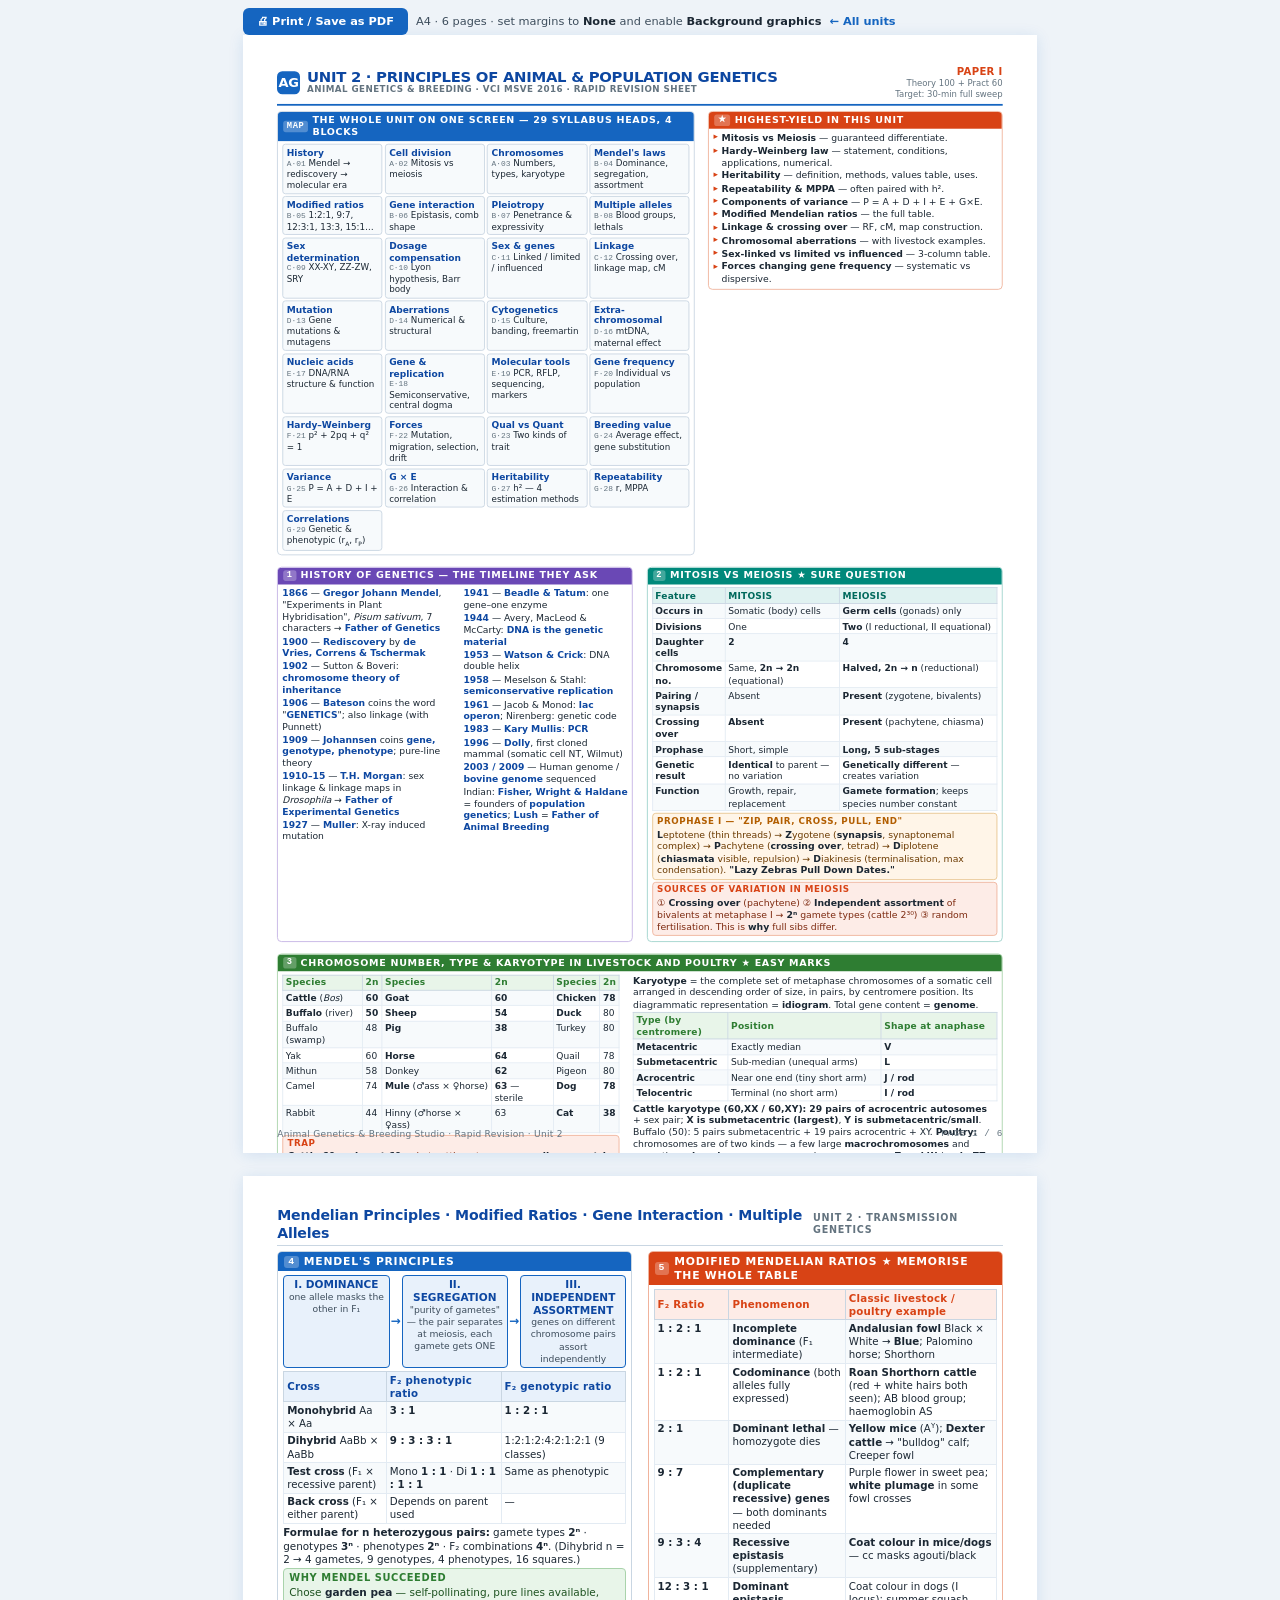
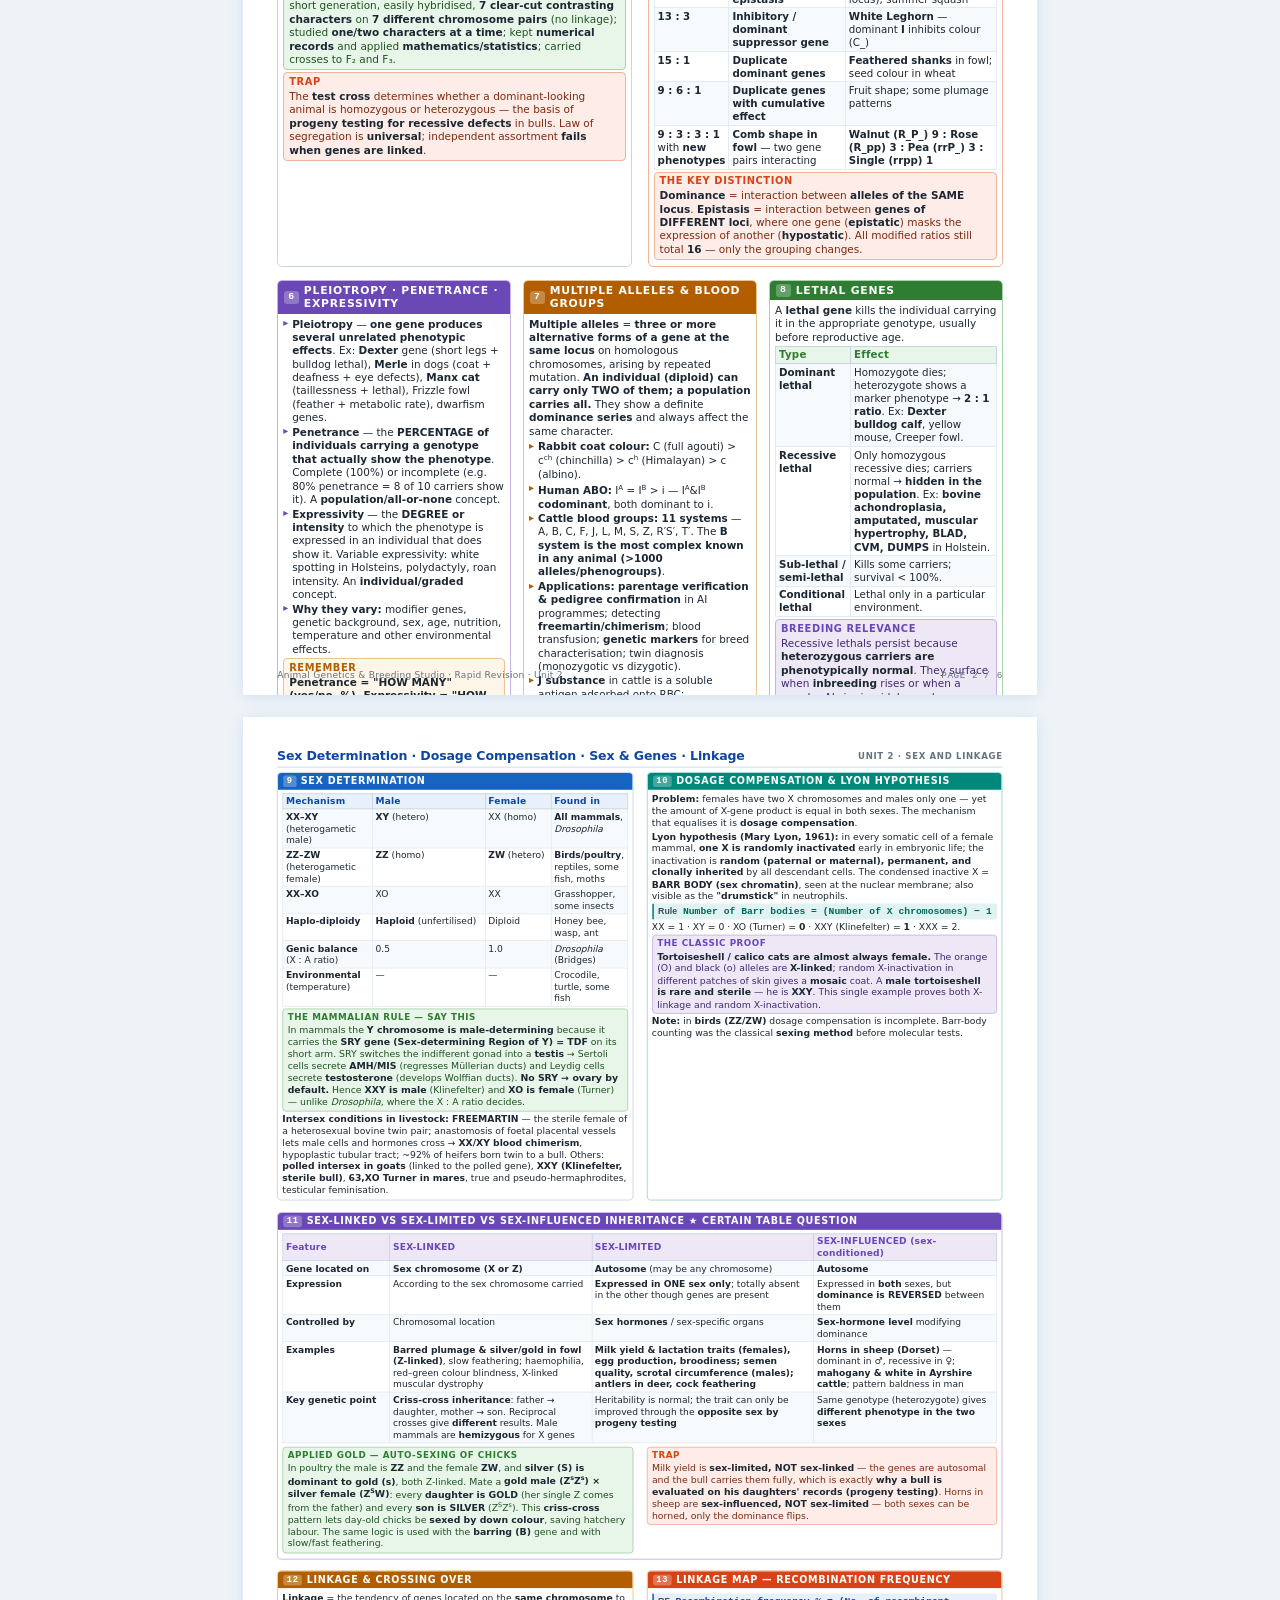
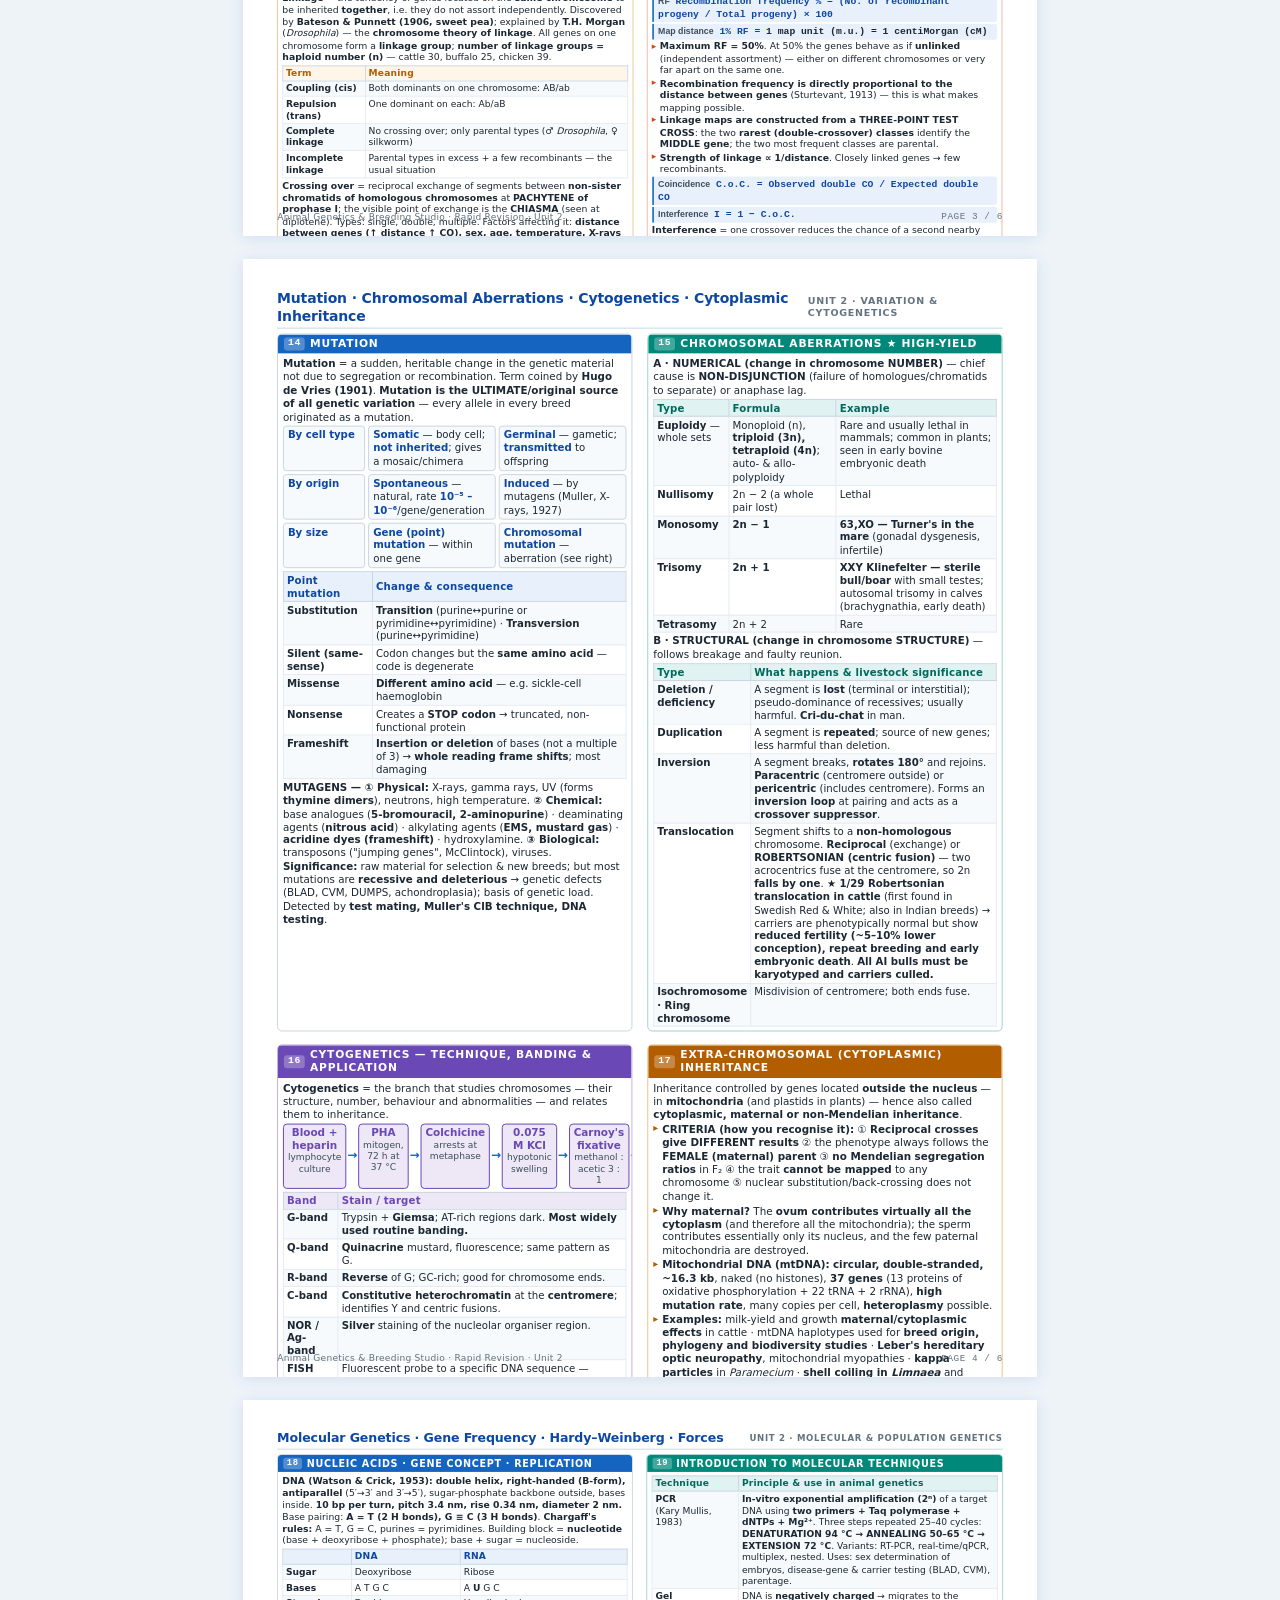
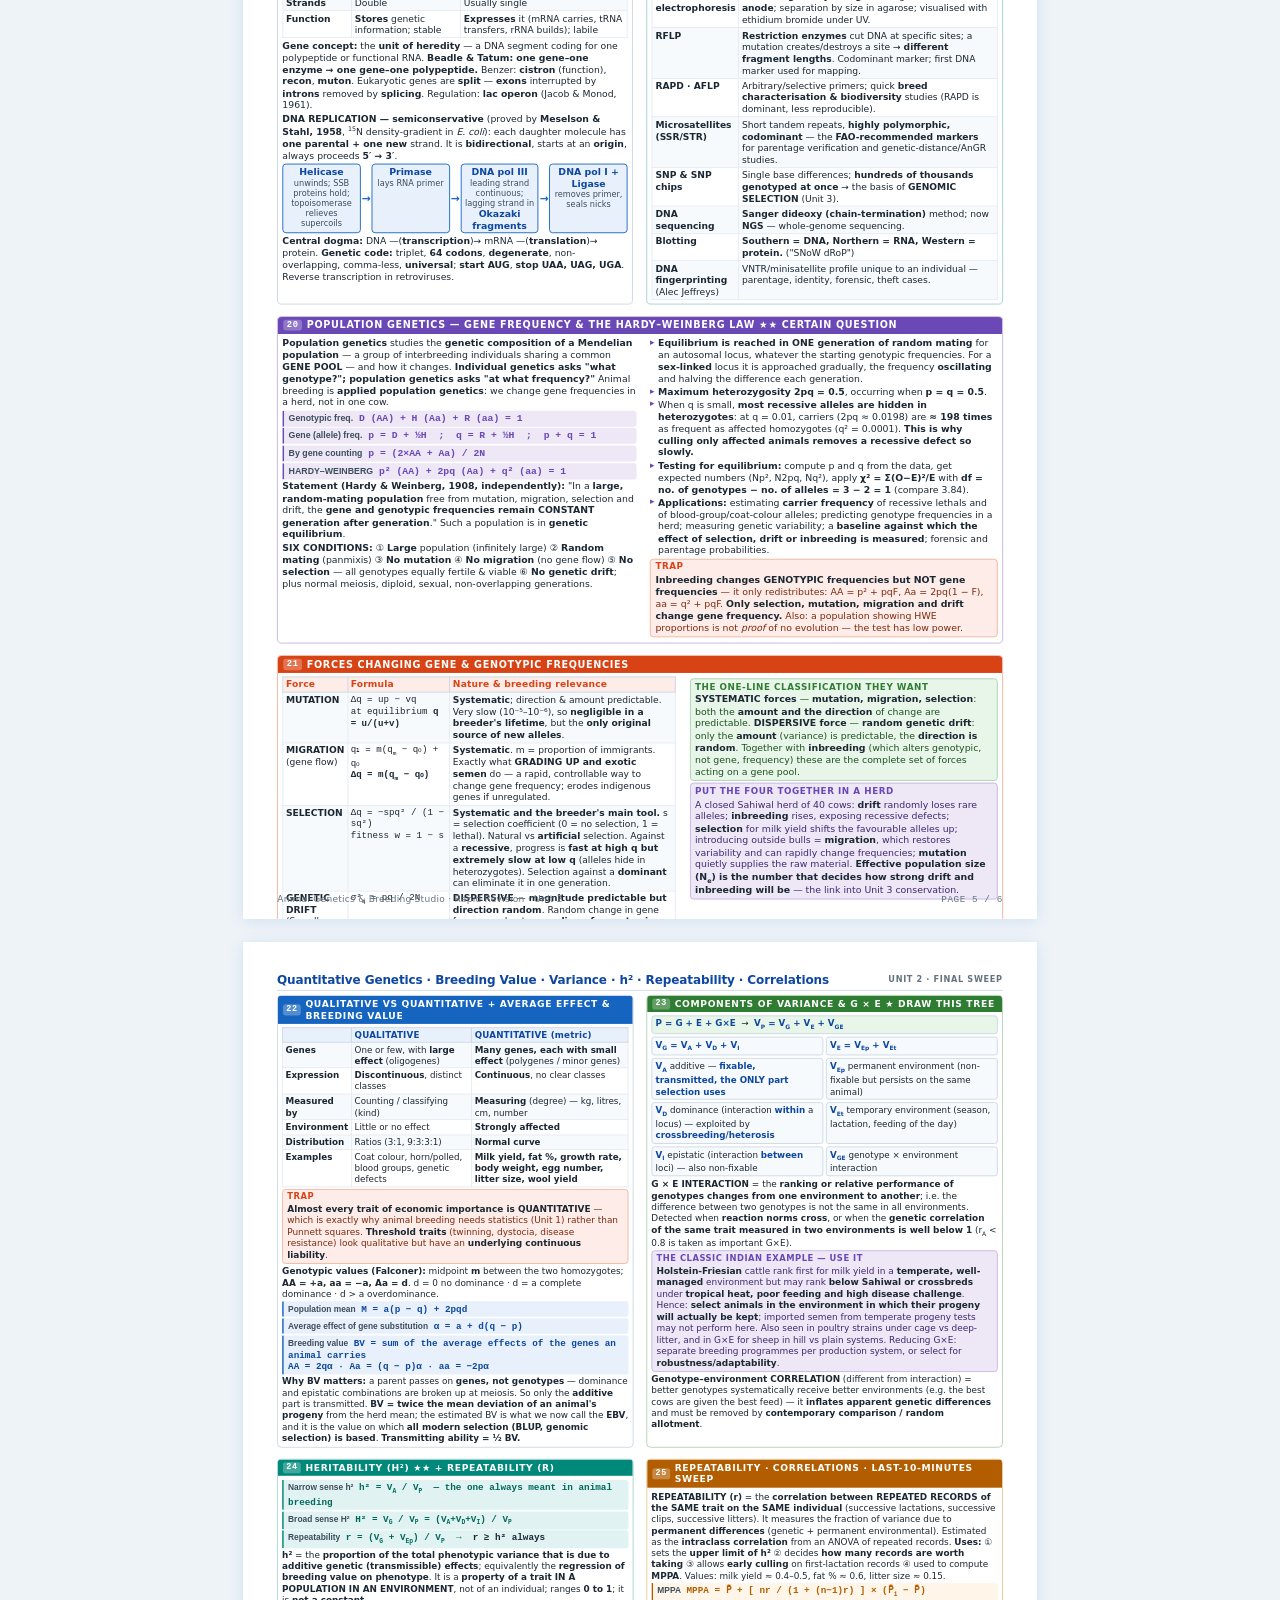
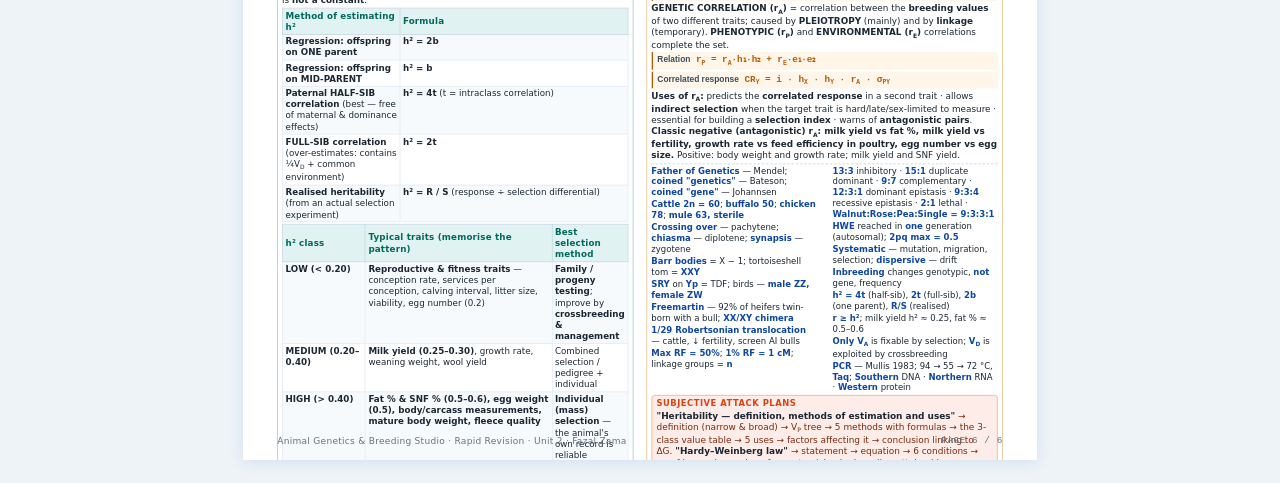
<file: revision/unit2-rapid-revision.html>
<!DOCTYPE html>
<html lang="en">
<head>
<meta charset="utf-8">
<meta name="viewport" content="width=device-width,initial-scale=1">
<title>AGB Unit 2 — Rapid Revision</title>
<style>
/* ============================================================
   AGB RAPID REVISION SHEETS — print-first A4 stylesheet
   Uses the shared IVRI Academic palette (values mirrored from
   assets/css/tokens.css so the sheet prints standalone).
   ============================================================ */

:root{
  --blue:#1565c0; --blue-dark:#0d47a1; --blue-light:#e8f1fb;
  --teal:#00897b; --teal-dark:#00695c; --teal-light:#e0f2f1;
  --purple:#6a48b5; --purple-light:#ede7f6;
  --amber:#b25e00; --amber-light:#fff5e8;
  --coral:#d84315; --coral-light:#fdece7;
  --sage:#2e7d32; --sage-light:#e8f5e9;
  --ink:#1b2733; --ink-2:#3d4d5c; --ink-3:#63737f;
  --line:#c9d6e2; --line-soft:#e3ebf3;
  --surface:#ffffff; --surface-2:#f7fafc; --bg:#eef3f8;
}

*{box-sizing:border-box;}
html,body{margin:0;padding:0;}
body{
  background:var(--bg);
  font-family:"Inter","Segoe UI",system-ui,-apple-system,sans-serif;
  color:var(--ink);
  font-size:8.75pt; line-height:1.28;
  -webkit-print-color-adjust:exact; print-color-adjust:exact;
}
b,strong{font-weight:700;color:var(--ink);}
sub,sup{font-size:.68em;}
.mono{font-family:"JetBrains Mono","Consolas",ui-monospace,monospace;}

/* ---------- PAGE ---------- */
.page{
  width:210mm; min-height:296mm; height:296mm;
  margin:0 auto 6mm; padding:8mm 9mm 7mm;
  background:var(--surface);
  box-shadow:0 2px 14px rgba(21,101,192,.13);
  position:relative; overflow:hidden;
  display:flex; flex-direction:column;
}
.page-no{
  position:absolute; right:9mm; bottom:3.4mm;
  font-size:7pt; color:var(--ink-3); letter-spacing:.06em;
  font-family:"JetBrains Mono",monospace;
}
.page-foot{
  position:absolute; left:9mm; bottom:3.4mm;
  font-size:6.8pt; color:var(--ink-3); letter-spacing:.03em;
}

/* ---------- AUTO-FIT WRAPPER ----------
   Each page carries an individually computed scale (--z) so that a full
   page of content fits an A4 sheet exactly, at the largest type that
   still fits. Width is divided by --z first so the block still fills the
   page after zoom. Values are baked in by fit.js -> build.py. */
.pg{
  --z:1;
  width:calc(100% / var(--z));
  transform:scale(var(--z));
  transform-origin:top left;
  flex:0 0 auto;
}

/* ---------- MASTHEAD ---------- */
.masthead{
  display:flex; align-items:center; gap:8px;
  border-bottom:2.4px solid var(--blue);
  padding-bottom:4px; margin-bottom:6px;
}
.mark{
  width:26px;height:26px;border-radius:6px;background:var(--blue);
  color:#fff;font-weight:800;font-size:11pt;display:flex;
  align-items:center;justify-content:center;letter-spacing:-.02em;flex:0 0 auto;
}
.mh-t{font-size:12.6pt;font-weight:800;letter-spacing:-.02em;color:var(--blue-dark);line-height:1.05;}
.mh-s{font-size:7.4pt;color:var(--ink-3);letter-spacing:.05em;text-transform:uppercase;font-weight:600;}
.mh-right{margin-left:auto;text-align:right;font-size:7.2pt;color:var(--ink-3);line-height:1.3;}
.mh-right b{display:block;font-size:8.6pt;color:var(--coral);letter-spacing:.03em;}

.runner{
  display:flex;align-items:center;gap:6px;
  border-bottom:1.6px solid var(--line);padding-bottom:3px;margin-bottom:5px;
}
.runner .rn{font-size:10.6pt;font-weight:800;color:var(--blue-dark);letter-spacing:-.01em;}
.runner .rs{font-size:7.2pt;color:var(--ink-3);text-transform:uppercase;letter-spacing:.08em;font-weight:600;margin-left:auto;}

/* ---------- GRID ---------- */
.row{display:flex;gap:4mm;}
.col{flex:1;min-width:0;}
.g2{display:grid;grid-template-columns:1fr 1fr;gap:4mm;}
.g3{display:grid;grid-template-columns:1fr 1fr 1fr;gap:3.2mm;}
.stack{display:flex;flex-direction:column;gap:3.4mm;}
.grow{flex:1;}

/* ---------- BLOCK ---------- */
.blk{border:1px solid var(--line);border-radius:5px;overflow:hidden;background:var(--surface);}
.blk > .bh{
  font-size:8.1pt;font-weight:800;letter-spacing:.07em;text-transform:uppercase;
  padding:2.6px 6px;color:#fff;background:var(--blue);display:flex;align-items:center;gap:5px;
}
.bh .n{
  background:rgba(255,255,255,.26);border-radius:3px;padding:0 4px;font-size:7.4pt;
  font-family:"JetBrains Mono",monospace;
}
.bb{padding:3.8px 5px;}
.blk.teal > .bh{background:var(--teal);}
.blk.purple > .bh{background:var(--purple);}
.blk.amber > .bh{background:var(--amber);}
.blk.coral > .bh{background:var(--coral);}
.blk.sage > .bh{background:var(--sage);}
.blk.teal{border-color:#9fd3cd;} .blk.purple{border-color:#c4b3e4;}
.blk.amber{border-color:#e8c48f;} .blk.coral{border-color:#f0b39c;}
.blk.sage{border-color:#a9d3ab;}

/* ---------- LISTS ---------- */
ul.t{margin:0;padding-left:12px;}
ul.t li{margin:0 0 1.2px;}
ul.t li::marker{color:var(--blue);}
ol.t{margin:0;padding-left:14px;}
ol.t li{margin:0 0 1.6px;}
.dash{margin:0;padding:0;list-style:none;}
.dash li{margin:0 0 1.3px;padding-left:9px;position:relative;}
.dash li::before{content:"▸";position:absolute;left:0;top:-.5px;color:var(--blue);font-size:7.5pt;}
.dash.tealx li::before{color:var(--teal);} .dash.purplex li::before{color:var(--purple);}
.dash.amberx li::before{color:var(--amber);} .dash.coralx li::before{color:var(--coral);}
.dash.sagex li::before{color:var(--sage);}

/* ---------- TABLE ---------- */
table.t{width:100%;border-collapse:collapse;font-size:8.1pt;}
table.t th{
  background:var(--blue-light);color:var(--blue-dark);font-weight:700;
  text-align:left;padding:2px 3.5px;border:1px solid var(--line);font-size:7.7pt;
  letter-spacing:.02em;
}
table.t td{padding:1.8px 3.5px;border:1px solid var(--line-soft);vertical-align:top;}
table.t tr:nth-child(even) td{background:var(--surface-2);}
table.t.teal th{background:var(--teal-light);color:var(--teal-dark);}
table.t.purple th{background:var(--purple-light);color:var(--purple);}
table.t.amber th{background:var(--amber-light);color:var(--amber);}
table.t.sage th{background:var(--sage-light);color:var(--sage);}
table.t.coral th{background:var(--coral-light);color:var(--coral);}
table.t.tight td,table.t.tight th{padding:1.6px 3px;font-size:7.7pt;}

/* ---------- FORMULA ---------- */
.fx{
  font-family:"JetBrains Mono",monospace;font-size:8.2pt;
  background:var(--blue-light);border-left:2.6px solid var(--blue);
  padding:2px 5px;border-radius:0 3px 3px 0;margin:1.7px 0;display:block;
  color:var(--blue-dark);font-weight:600;
}
.fx.teal{background:var(--teal-light);border-color:var(--teal);color:var(--teal-dark);}
.fx.purple{background:var(--purple-light);border-color:var(--purple);color:var(--purple);}
.fx.amber{background:var(--amber-light);border-color:var(--amber);color:var(--amber);}
.fx.sage{background:var(--sage-light);border-color:var(--sage);color:var(--sage);}
.fx .lbl{font-family:"Inter",sans-serif;font-weight:700;color:var(--ink-2);font-size:7.4pt;}

/* ---------- CHIPS / TAGS ---------- */
.chip{
  display:inline-block;padding:.4px 4.5px;border-radius:9px;font-size:7pt;font-weight:700;
  background:var(--blue-light);color:var(--blue-dark);letter-spacing:.02em;margin:0 2px 2px 0;
}
.chip.t{background:var(--teal-light);color:var(--teal-dark);}
.chip.p{background:var(--purple-light);color:var(--purple);}
.chip.a{background:var(--amber-light);color:var(--amber);}
.chip.c{background:var(--coral-light);color:var(--coral);}
.chip.s{background:var(--sage-light);color:var(--sage);}

/* ---------- CALLOUTS ---------- */
.call{border-radius:4px;padding:2.9px 5px;font-size:7.9pt;margin:2px 0;border:1px solid;}
.call .ct{font-weight:800;font-size:7.4pt;letter-spacing:.06em;text-transform:uppercase;display:block;margin-bottom:1px;}
.call.trap{background:var(--coral-light);border-color:#f0b39c;color:#7d2a10;}
.call.trap .ct{color:var(--coral);}
.call.mnem{background:var(--amber-light);border-color:#e8c48f;color:#6b3a00;}
.call.mnem .ct{color:var(--amber);}
.call.gold{background:var(--sage-light);border-color:#a9d3ab;color:#1d5220;}
.call.gold .ct{color:var(--sage);}
.call.why{background:var(--purple-light);border-color:#c4b3e4;color:#40296f;}
.call.why .ct{color:var(--purple);}

/* ---------- FLOW / DIAGRAM ---------- */
.flow{display:flex;align-items:stretch;gap:0;font-size:7.6pt;}
.node{
  flex:1;border:1.2px solid var(--blue);border-radius:4px;padding:2.2px 4px;
  background:var(--blue-light);text-align:center;line-height:1.2;
}
.node b{display:block;font-size:7.9pt;color:var(--blue-dark);}
.node small{color:var(--ink-2);font-size:6.9pt;}
.arw{flex:0 0 12px;display:flex;align-items:center;justify-content:center;color:var(--blue);font-weight:800;font-size:9pt;}
.node.t{border-color:var(--teal);background:var(--teal-light);} .node.t b{color:var(--teal-dark);}
.node.p{border-color:var(--purple);background:var(--purple-light);} .node.p b{color:var(--purple);}
.node.a{border-color:var(--amber);background:var(--amber-light);} .node.a b{color:var(--amber);}
.node.s{border-color:var(--sage);background:var(--sage-light);} .node.s b{color:var(--sage);}
.node.c{border-color:var(--coral);background:var(--coral-light);} .node.c b{color:var(--coral);}

/* tree */
.tree{font-size:7.7pt;line-height:1.3;}
.tree .lvl{display:flex;gap:3px;margin-bottom:3px;}
.tree .box{
  flex:1;border:1px solid var(--line);border-radius:3.5px;padding:2px 4px;background:var(--surface-2);
}
.tree .box b{color:var(--blue-dark);}

/* key-value strip */
.kv{display:grid;grid-template-columns:auto 1fr;gap:1.5px 6px;font-size:8pt;}
.kv dt{font-weight:700;color:var(--blue-dark);white-space:nowrap;}
.kv dd{margin:0;color:var(--ink-2);}

/* numbered map */
.map{display:grid;grid-template-columns:repeat(4,1fr);gap:2.6px;font-size:7.4pt;}
.map .m{
  border:1px solid var(--line);border-radius:3.5px;padding:2.4px 4px;background:var(--surface-2);
  line-height:1.22;
}
.map .m b{display:block;color:var(--blue-dark);font-size:7.7pt;}
.map .m span{color:var(--ink-3);font-size:6.7pt;font-family:"JetBrains Mono",monospace;}

/* rapid-fire two column list */
.rf{column-count:2;column-gap:5mm;font-size:7.9pt;}
.rf p{margin:0 0 1.4px;break-inside:avoid;}
.rf b{color:var(--blue-dark);}
.rf3{column-count:3;column-gap:4mm;font-size:7.7pt;}
.rf3 p{margin:0 0 1.3px;break-inside:avoid;}

/* answer skeleton */
.skel{font-size:7.9pt;}
.skel .s{display:flex;gap:5px;margin-bottom:1.6px;align-items:baseline;}
.skel .s i{
  flex:0 0 15px;font-style:normal;font-weight:800;color:#fff;background:var(--purple);
  border-radius:3px;text-align:center;font-size:6.9pt;padding:.5px 0;
}
.hl{background:#fff3b0;padding:0 1px;border-radius:2px;font-weight:600;}
.u{border-bottom:1.4px solid var(--amber);padding-bottom:.5px;font-weight:700;}

/* ---------- PRINT ---------- */
@page{size:A4 portrait;margin:0;}
@media print{
  body{background:#fff;}
  .page{margin:0;box-shadow:none;page-break-after:always;break-after:page;}
  .page:last-child{page-break-after:auto;break-after:auto;}
  .noprint{display:none !important;}
}
.toolbar{
  max-width:210mm;margin:8px auto 0;display:flex;gap:8px;align-items:center;
  font-size:8.5pt;color:var(--ink-2);
}
.toolbar button{
  font:inherit;font-weight:700;background:var(--blue);color:#fff;border:0;
  padding:6px 14px;border-radius:6px;cursor:pointer;
}
.toolbar a{color:var(--blue);font-weight:700;text-decoration:none;}

</style>
</head>
<body>

<div class="toolbar noprint">
  <button onclick="window.print()">🖨 Print / Save as PDF</button>
  <span>A4 · 6 pages · set margins to <b>None</b> and enable <b>Background graphics</b></span>
  <a href="index.html">← All units</a>
</div>

<!-- ==================== PAGE 1 ==================== -->
<section class="page">
  <div class="pg" style="--z:0.885">
  <div class="masthead">
    <div class="mark">AG</div>
    <div>
      <div class="mh-t">UNIT 2 · PRINCIPLES OF ANIMAL &amp; POPULATION GENETICS</div>
      <div class="mh-s">Animal Genetics &amp; Breeding · VCI MSVE 2016 · Rapid Revision Sheet</div>
    </div>
    <div class="mh-right"><b>PAPER I</b>Theory 100 + Pract 60<br>Target: 30-min full sweep</div>
  </div>

  <div class="row" style="gap:4mm;">
    <div class="col" style="flex:1.42;">
      <div class="blk">
        <div class="bh"><span class="n">MAP</span> THE WHOLE UNIT ON ONE SCREEN — 29 SYLLABUS HEADS, 4 BLOCKS</div>
        <div class="bb">
          <div class="map">
            <div class="m"><b>History</b><span>A·01</span> Mendel → rediscovery → molecular era</div>
            <div class="m"><b>Cell division</b><span>A·02</span> Mitosis vs meiosis</div>
            <div class="m"><b>Chromosomes</b><span>A·03</span> Numbers, types, karyotype</div>
            <div class="m"><b>Mendel's laws</b><span>B·04</span> Dominance, segregation, assortment</div>
            <div class="m"><b>Modified ratios</b><span>B·05</span> 1:2:1, 9:7, 12:3:1, 13:3, 15:1…</div>
            <div class="m"><b>Gene interaction</b><span>B·06</span> Epistasis, comb shape</div>
            <div class="m"><b>Pleiotropy</b><span>B·07</span> Penetrance &amp; expressivity</div>
            <div class="m"><b>Multiple alleles</b><span>B·08</span> Blood groups, lethals</div>
            <div class="m"><b>Sex determination</b><span>C·09</span> XX-XY, ZZ-ZW, SRY</div>
            <div class="m"><b>Dosage compensation</b><span>C·10</span> Lyon hypothesis, Barr body</div>
            <div class="m"><b>Sex &amp; genes</b><span>C·11</span> Linked / limited / influenced</div>
            <div class="m"><b>Linkage</b><span>C·12</span> Crossing over, linkage map, cM</div>
            <div class="m"><b>Mutation</b><span>D·13</span> Gene mutations &amp; mutagens</div>
            <div class="m"><b>Aberrations</b><span>D·14</span> Numerical &amp; structural</div>
            <div class="m"><b>Cytogenetics</b><span>D·15</span> Culture, banding, freemartin</div>
            <div class="m"><b>Extra-chromosomal</b><span>D·16</span> mtDNA, maternal effect</div>
            <div class="m"><b>Nucleic acids</b><span>E·17</span> DNA/RNA structure &amp; function</div>
            <div class="m"><b>Gene &amp; replication</b><span>E·18</span> Semiconservative, central dogma</div>
            <div class="m"><b>Molecular tools</b><span>E·19</span> PCR, RFLP, sequencing, markers</div>
            <div class="m"><b>Gene frequency</b><span>F·20</span> Individual vs population</div>
            <div class="m"><b>Hardy–Weinberg</b><span>F·21</span> p² + 2pq + q² = 1</div>
            <div class="m"><b>Forces</b><span>F·22</span> Mutation, migration, selection, drift</div>
            <div class="m"><b>Qual vs Quant</b><span>G·23</span> Two kinds of trait</div>
            <div class="m"><b>Breeding value</b><span>G·24</span> Average effect, gene substitution</div>
            <div class="m"><b>Variance</b><span>G·25</span> P = A + D + I + E</div>
            <div class="m"><b>G × E</b><span>G·26</span> Interaction &amp; correlation</div>
            <div class="m"><b>Heritability</b><span>G·27</span> h² — 4 estimation methods</div>
            <div class="m"><b>Repeatability</b><span>G·28</span> r, MPPA</div>
            <div class="m"><b>Correlations</b><span>G·29</span> Genetic &amp; phenotypic (r<sub>A</sub>, r<sub>P</sub>)</div>
          </div>
        </div>
      </div>
    </div>
    <div class="col" style="flex:1;">
      <div class="blk coral">
        <div class="bh"><span class="n">★</span> HIGHEST-YIELD IN THIS UNIT</div>
        <div class="bb">
          <ul class="dash coralx" style="font-size:7.85pt;">
            <li><b>Mitosis vs Meiosis</b> — guaranteed differentiate.</li>
            <li><b>Hardy–Weinberg law</b> — statement, conditions, applications, numerical.</li>
            <li><b>Heritability</b> — definition, methods, values table, uses.</li>
            <li><b>Repeatability &amp; MPPA</b> — often paired with h².</li>
            <li><b>Components of variance</b> — P = A + D + I + E + G×E.</li>
            <li><b>Modified Mendelian ratios</b> — the full table.</li>
            <li><b>Linkage &amp; crossing over</b> — RF, cM, map construction.</li>
            <li><b>Chromosomal aberrations</b> — with livestock examples.</li>
            <li><b>Sex-linked vs limited vs influenced</b> — 3-column table.</li>
            <li><b>Forces changing gene frequency</b> — systematic vs dispersive.</li>
          </ul>
        </div>
      </div>
    </div>
  </div>

  <div class="g2" style="margin-top:3.4mm;">
    <div class="blk purple">
      <div class="bh"><span class="n">1</span> HISTORY OF GENETICS — THE TIMELINE THEY ASK</div>
      <div class="bb">
        <div class="rf" style="font-size:7.8pt;">
          <p><b>1866</b> — <b>Gregor Johann Mendel</b>, "Experiments in Plant Hybridisation", <i>Pisum sativum</i>, 7 characters → <b>Father of Genetics</b></p>
          <p><b>1900</b> — <b>Rediscovery</b> by <b>de Vries, Correns &amp; Tschermak</b></p>
          <p><b>1902</b> — Sutton &amp; Boveri: <b>chromosome theory of inheritance</b></p>
          <p><b>1906</b> — <b>Bateson</b> coins the word "<b>GENETICS</b>"; also linkage (with Punnett)</p>
          <p><b>1909</b> — <b>Johannsen</b> coins <b>gene, genotype, phenotype</b>; pure-line theory</p>
          <p><b>1910–15</b> — <b>T.H. Morgan</b>: sex linkage &amp; linkage maps in <i>Drosophila</i> → <b>Father of Experimental Genetics</b></p>
          <p><b>1927</b> — <b>Muller</b>: X-ray induced mutation</p>
          <p><b>1941</b> — <b>Beadle &amp; Tatum</b>: one gene–one enzyme</p>
          <p><b>1944</b> — Avery, MacLeod &amp; McCarty: <b>DNA is the genetic material</b></p>
          <p><b>1953</b> — <b>Watson &amp; Crick</b>: DNA double helix</p>
          <p><b>1958</b> — Meselson &amp; Stahl: <b>semiconservative replication</b></p>
          <p><b>1961</b> — Jacob &amp; Monod: <b>lac operon</b>; Nirenberg: genetic code</p>
          <p><b>1983</b> — <b>Kary Mullis</b>: <b>PCR</b></p>
          <p><b>1996</b> — <b>Dolly</b>, first cloned mammal (somatic cell NT, Wilmut)</p>
          <p><b>2003 / 2009</b> — Human genome / <b>bovine genome</b> sequenced</p>
          <p>Indian: <b>Fisher, Wright &amp; Haldane</b> = founders of <b>population genetics</b>; <b>Lush</b> = <b>Father of Animal Breeding</b></p>
        </div>
      </div>
    </div>

    <div class="blk teal">
      <div class="bh"><span class="n">2</span> MITOSIS vs MEIOSIS ★ SURE QUESTION</div>
      <div class="bb">
        <table class="t teal tight">
          <tr><th style="width:20%;">Feature</th><th>MITOSIS</th><th>MEIOSIS</th></tr>
          <tr><td><b>Occurs in</b></td><td>Somatic (body) cells</td><td><b>Germ cells</b> (gonads) only</td></tr>
          <tr><td><b>Divisions</b></td><td>One</td><td><b>Two</b> (I reductional, II equational)</td></tr>
          <tr><td><b>Daughter cells</b></td><td><b>2</b></td><td><b>4</b></td></tr>
          <tr><td><b>Chromosome no.</b></td><td>Same, <b>2n → 2n</b> (equational)</td><td><b>Halved, 2n → n</b> (reductional)</td></tr>
          <tr><td><b>Pairing / synapsis</b></td><td>Absent</td><td><b>Present</b> (zygotene, bivalents)</td></tr>
          <tr><td><b>Crossing over</b></td><td><b>Absent</b></td><td><b>Present</b> (pachytene, chiasma)</td></tr>
          <tr><td><b>Prophase</b></td><td>Short, simple</td><td><b>Long, 5 sub-stages</b></td></tr>
          <tr><td><b>Genetic result</b></td><td><b>Identical</b> to parent — no variation</td><td><b>Genetically different</b> — creates variation</td></tr>
          <tr><td><b>Function</b></td><td>Growth, repair, replacement</td><td><b>Gamete formation</b>; keeps species number constant</td></tr>
        </table>
        <div class="call mnem"><span class="ct">Prophase I — "Zip, Pair, Cross, Pull, End"</span><b>L</b>eptotene (thin threads) → <b>Z</b>ygotene (<b>synapsis</b>, synaptonemal complex) → <b>P</b>achytene (<b>crossing over</b>, tetrad) → <b>D</b>iplotene (<b>chiasmata</b> visible, repulsion) → <b>D</b>iakinesis (terminalisation, max condensation). <b>"Lazy Zebras Pull Down Dates."</b></div>
        <div class="call trap"><span class="ct">Sources of variation in meiosis</span>① <b>Crossing over</b> (pachytene) ② <b>Independent assortment</b> of bivalents at metaphase I → <b>2ⁿ</b> gamete types (cattle 2³⁰) ③ random fertilisation. This is <b>why</b> full sibs differ.</div>
      </div>
    </div>
  </div>

  <div class="blk sage" style="margin-top:3.4mm;">
    <div class="bh"><span class="n">3</span> CHROMOSOME NUMBER, TYPE &amp; KARYOTYPE IN LIVESTOCK AND POULTRY ★ EASY MARKS</div>
    <div class="bb">
      <div class="row" style="gap:4mm;">
        <div class="col" style="flex:1.25;">
          <table class="t sage tight">
            <tr><th>Species</th><th>2n</th><th>Species</th><th>2n</th><th>Species</th><th>2n</th></tr>
            <tr><td><b>Cattle</b> (<i>Bos</i>)</td><td><b>60</b></td><td><b>Goat</b></td><td><b>60</b></td><td><b>Chicken</b></td><td><b>78</b></td></tr>
            <tr><td><b>Buffalo</b> (river)</td><td><b>50</b></td><td><b>Sheep</b></td><td><b>54</b></td><td><b>Duck</b></td><td>80</td></tr>
            <tr><td>Buffalo (swamp)</td><td>48</td><td><b>Pig</b></td><td><b>38</b></td><td>Turkey</td><td>80</td></tr>
            <tr><td>Yak</td><td>60</td><td><b>Horse</b></td><td><b>64</b></td><td>Quail</td><td>78</td></tr>
            <tr><td>Mithun</td><td>58</td><td>Donkey</td><td><b>62</b></td><td>Pigeon</td><td>80</td></tr>
            <tr><td>Camel</td><td>74</td><td><b>Mule</b> (♂ass × ♀horse)</td><td><b>63</b> — sterile</td><td><b>Dog</b></td><td><b>78</b></td></tr>
            <tr><td>Rabbit</td><td>44</td><td>Hinny (♂horse × ♀ass)</td><td>63</td><td><b>Cat</b></td><td><b>38</b></td></tr>
          </table>
          <div class="call trap"><span class="ct">Trap</span><b>Cattle 60 and goat 60</b> — but cattle autosomes are <b>all acrocentric</b> while goat/sheep have some metacentrics. <b>Mule 63 (odd number)</b> → homologues cannot pair at meiosis → <b>sterile</b>. Cattle × buffalo do not produce viable offspring (60 vs 50).</div>
        </div>
        <div class="col" style="flex:1.35;">
          <p style="margin:0 0 2px;font-size:7.85pt;"><b>Karyotype</b> = the complete set of metaphase chromosomes of a somatic cell arranged in descending order of size, in pairs, by centromere position. Its diagrammatic representation = <b>idiogram</b>. Total gene content = <b>genome</b>.</p>
          <table class="t sage tight">
            <tr><th style="width:26%;">Type (by centromere)</th><th>Position</th><th>Shape at anaphase</th></tr>
            <tr><td><b>Metacentric</b></td><td>Exactly median</td><td><b>V</b></td></tr>
            <tr><td><b>Submetacentric</b></td><td>Sub-median (unequal arms)</td><td><b>L</b></td></tr>
            <tr><td><b>Acrocentric</b></td><td>Near one end (tiny short arm)</td><td><b>J / rod</b></td></tr>
            <tr><td><b>Telocentric</b></td><td>Terminal (no short arm)</td><td><b>I / rod</b></td></tr>
          </table>
          <p style="margin:2px 0 0;font-size:7.85pt;"><b>Cattle karyotype (60,XX / 60,XY):</b> <b>29 pairs of acrocentric autosomes</b> + sex pair; <b>X is submetacentric (largest)</b>, <b>Y is submetacentric/small</b>. Buffalo (50): 5 pairs submetacentric + 19 pairs acrocentric + XY. <b>Poultry:</b> chromosomes are of two kinds — a few large <b>macrochromosomes</b> and many tiny <b>microchromosomes</b>; sex chromosomes are <b>Z and W</b> (<b>male ZZ, female ZW</b>).<br><b>Arm nomenclature:</b> <b>p</b> = short arm (petit), <b>q</b> = long arm; primary constriction = centromere, secondary constriction = <b>NOR</b> (nucleolar organiser region), <b>satellite</b> beyond it, <b>telomere</b> at the tip.</p>
        </div>
      </div>
    </div>
  </div>

  </div>


  <div class="page-foot">Animal Genetics &amp; Breeding Studio · Rapid Revision · Unit 2</div>
  <div class="page-no">PAGE 1 / 6</div>
</section>

<!-- ==================== PAGE 2 ==================== -->
<section class="page">
  <div class="pg" style="--z:1">
  <div class="runner"><span class="rn">Mendelian Principles · Modified Ratios · Gene Interaction · Multiple Alleles</span><span class="rs">Unit 2 · Transmission Genetics</span></div>

  <div class="g2">
    <div class="blk">
      <div class="bh"><span class="n">4</span> MENDEL'S PRINCIPLES</div>
      <div class="bb">
        <div class="flow" style="margin-bottom:3px;">
          <div class="node"><b>I. DOMINANCE</b><small>one allele masks the other in F₁</small></div><div class="arw">→</div>
          <div class="node"><b>II. SEGREGATION</b><small>"purity of gametes" — the pair separates at meiosis, each gamete gets ONE</small></div><div class="arw">→</div>
          <div class="node"><b>III. INDEPENDENT ASSORTMENT</b><small>genes on different chromosome pairs assort independently</small></div>
        </div>
        <table class="t tight">
          <tr><th style="width:30%;">Cross</th><th>F₂ phenotypic ratio</th><th>F₂ genotypic ratio</th></tr>
          <tr><td><b>Monohybrid</b> Aa × Aa</td><td><b>3 : 1</b></td><td><b>1 : 2 : 1</b></td></tr>
          <tr><td><b>Dihybrid</b> AaBb × AaBb</td><td><b>9 : 3 : 3 : 1</b></td><td>1:2:1:2:4:2:1:2:1 (9 classes)</td></tr>
          <tr><td><b>Test cross</b> (F₁ × recessive parent)</td><td>Mono <b>1 : 1</b> · Di <b>1 : 1 : 1 : 1</b></td><td>Same as phenotypic</td></tr>
          <tr><td><b>Back cross</b> (F₁ × either parent)</td><td>Depends on parent used</td><td>—</td></tr>
        </table>
        <p style="margin:2px 0 0;font-size:7.8pt;"><b>Formulae for n heterozygous pairs:</b> gamete types <b>2ⁿ</b> · genotypes <b>3ⁿ</b> · phenotypes <b>2ⁿ</b> · F₂ combinations <b>4ⁿ</b>. (Dihybrid n = 2 → 4 gametes, 9 genotypes, 4 phenotypes, 16 squares.)</p>
        <div class="call gold"><span class="ct">Why Mendel succeeded</span>Chose <b>garden pea</b> — self-pollinating, pure lines available, short generation, easily hybridised, <b>7 clear-cut contrasting characters</b> on <b>7 different chromosome pairs</b> (no linkage); studied <b>one/two characters at a time</b>; kept <b>numerical records</b> and applied <b>mathematics/statistics</b>; carried crosses to F₂ and F₃.</div>
        <div class="call trap"><span class="ct">Trap</span>The <b>test cross</b> determines whether a dominant-looking animal is homozygous or heterozygous — the basis of <b>progeny testing for recessive defects</b> in bulls. Law of segregation is <b>universal</b>; independent assortment <b>fails when genes are linked</b>.</div>
      </div>
    </div>

    <div class="blk coral">
      <div class="bh"><span class="n">5</span> MODIFIED MENDELIAN RATIOS ★ MEMORISE THE WHOLE TABLE</div>
      <div class="bb">
        <table class="t coral tight">
          <tr><th style="width:15%;">F₂ Ratio</th><th style="width:34%;">Phenomenon</th><th>Classic livestock / poultry example</th></tr>
          <tr><td><b>1 : 2 : 1</b></td><td><b>Incomplete dominance</b> (F₁ intermediate)</td><td><b>Andalusian fowl</b> Black × White → <b>Blue</b>; Palomino horse; Shorthorn</td></tr>
          <tr><td><b>1 : 2 : 1</b></td><td><b>Codominance</b> (both alleles fully expressed)</td><td><b>Roan Shorthorn cattle</b> (red + white hairs both seen); AB blood group; haemoglobin AS</td></tr>
          <tr><td><b>2 : 1</b></td><td><b>Dominant lethal</b> — homozygote dies</td><td><b>Yellow mice</b> (A<sup>Y</sup>); <b>Dexter cattle</b> → "bulldog" calf; Creeper fowl</td></tr>
          <tr><td><b>9 : 7</b></td><td><b>Complementary (duplicate recessive) genes</b> — both dominants needed</td><td>Purple flower in sweet pea; <b>white plumage</b> in some fowl crosses</td></tr>
          <tr><td><b>9 : 3 : 4</b></td><td><b>Recessive epistasis</b> (supplementary)</td><td><b>Coat colour in mice/dogs</b> — cc masks agouti/black</td></tr>
          <tr><td><b>12 : 3 : 1</b></td><td><b>Dominant epistasis</b></td><td>Coat colour in dogs (I locus); summer squash</td></tr>
          <tr><td><b>13 : 3</b></td><td><b>Inhibitory / dominant suppressor gene</b></td><td><b>White Leghorn</b> — dominant <b>I</b> inhibits colour (C_)</td></tr>
          <tr><td><b>15 : 1</b></td><td><b>Duplicate dominant genes</b></td><td><b>Feathered shanks</b> in fowl; seed colour in wheat</td></tr>
          <tr><td><b>9 : 6 : 1</b></td><td><b>Duplicate genes with cumulative effect</b></td><td>Fruit shape; some plumage patterns</td></tr>
          <tr><td><b>9 : 3 : 3 : 1</b><br>with <b>new phenotypes</b></td><td><b>Comb shape in fowl</b> — two gene pairs interacting</td><td><b>Walnut (R_P_) 9 : Rose (R_pp) 3 : Pea (rrP_) 3 : Single (rrpp) 1</b></td></tr>
        </table>
        <div class="call trap"><span class="ct">The key distinction</span><b>Dominance</b> = interaction between <b>alleles of the SAME locus</b>. <b>Epistasis</b> = interaction between <b>genes of DIFFERENT loci</b>, where one gene (<b>epistatic</b>) masks the expression of another (<b>hypostatic</b>). All modified ratios still total <b>16</b> — only the grouping changes.</div>
      </div>
    </div>
  </div>

  <div class="g3" style="margin-top:3.4mm;">
    <div class="blk purple">
      <div class="bh"><span class="n">6</span> PLEIOTROPY · PENETRANCE · EXPRESSIVITY</div>
      <div class="bb">
        <ul class="dash purplex" style="font-size:7.85pt;">
          <li><b>Pleiotropy</b> — <b>one gene produces several unrelated phenotypic effects</b>. Ex: <b>Dexter</b> gene (short legs + bulldog lethal), <b>Merle</b> in dogs (coat + deafness + eye defects), <b>Manx cat</b> (taillessness + lethal), Frizzle fowl (feather + metabolic rate), dwarfism genes.</li>
          <li><b>Penetrance</b> — the <b>PERCENTAGE of individuals carrying a genotype that actually show the phenotype</b>. Complete (100%) or incomplete (e.g. 80% penetrance = 8 of 10 carriers show it). A <b>population/all-or-none</b> concept.</li>
          <li><b>Expressivity</b> — the <b>DEGREE or intensity</b> to which the phenotype is expressed in an individual that does show it. Variable expressivity: white spotting in Holsteins, polydactyly, roan intensity. An <b>individual/graded</b> concept.</li>
          <li><b>Why they vary:</b> modifier genes, genetic background, sex, age, nutrition, temperature and other environmental effects.</li>
        </ul>
        <div class="call mnem"><span class="ct">Remember</span><b>Penetrance = "HOW MANY" (yes/no, %).  Expressivity = "HOW MUCH" (mild → severe).</b> Both together explain why a known carrier may look completely normal.</div>
      </div>
    </div>

    <div class="blk amber">
      <div class="bh"><span class="n">7</span> MULTIPLE ALLELES &amp; BLOOD GROUPS</div>
      <div class="bb">
        <p style="margin:0 0 2px;font-size:7.85pt;"><b>Multiple alleles</b> = <b>three or more alternative forms of a gene at the same locus</b> on homologous chromosomes, arising by repeated mutation. <b>An individual (diploid) can carry only TWO of them; a population carries all.</b> They show a definite <b>dominance series</b> and always affect the same character.</p>
        <ul class="dash amberx" style="font-size:7.8pt;">
          <li><b>Rabbit coat colour:</b> C (full agouti) &gt; c<sup>ch</sup> (chinchilla) &gt; c<sup>h</sup> (Himalayan) &gt; c (albino).</li>
          <li><b>Human ABO:</b> I<sup>A</sup> = I<sup>B</sup> &gt; i — I<sup>A</sup>&amp;I<sup>B</sup> <b>codominant</b>, both dominant to i.</li>
          <li><b>Cattle blood groups:</b> <b>11 systems</b> — A, B, C, F, J, L, M, S, Z, R′S′, T′. The <b>B system is the most complex known in any animal (&gt;1000 alleles/phenogroups)</b>.</li>
          <li><b>Applications:</b> <b>parentage verification &amp; pedigree confirmation</b> in AI programmes; detecting <b>freemartin/chimerism</b>; blood transfusion; <b>genetic markers</b> for breed characterisation; twin diagnosis (monozygotic vs dizygotic).</li>
          <li><b>J substance</b> in cattle is a soluble antigen adsorbed onto RBC; <b>haemolytic disease of the newborn</b> in mule foals and piglets arises from blood-group incompatibility.</li>
        </ul>
      </div>
    </div>

    <div class="blk sage">
      <div class="bh"><span class="n">8</span> LETHAL GENES</div>
      <div class="bb">
        <p style="margin:0 0 2px;font-size:7.85pt;">A <b>lethal gene</b> kills the individual carrying it in the appropriate genotype, usually before reproductive age.</p>
        <table class="t sage tight">
          <tr><th style="width:34%;">Type</th><th>Effect</th></tr>
          <tr><td><b>Dominant lethal</b></td><td>Homozygote dies; heterozygote shows a marker phenotype → <b>2 : 1 ratio</b>. Ex: <b>Dexter bulldog calf</b>, yellow mouse, Creeper fowl.</td></tr>
          <tr><td><b>Recessive lethal</b></td><td>Only homozygous recessive dies; carriers normal → <b>hidden in the population</b>. Ex: <b>bovine achondroplasia, amputated, muscular hypertrophy, BLAD, CVM, DUMPS</b> in Holstein.</td></tr>
          <tr><td><b>Sub-lethal / semi-lethal</b></td><td>Kills some carriers; survival &lt; 100%.</td></tr>
          <tr><td><b>Conditional lethal</b></td><td>Lethal only in a particular environment.</td></tr>
        </table>
        <div class="call why"><span class="ct">Breeding relevance</span>Recessive lethals persist because <b>heterozygous carriers are phenotypically normal</b>. They surface when <b>inbreeding</b> rises or when a popular AI sire is widely used. Detection = <b>test mating / progeny testing</b> or, today, <b>DNA carrier testing</b>; control = <b>screen and cull carrier sires</b>.</div>
      </div>
    </div>
  </div>

  </div>


  <div class="page-foot">Animal Genetics &amp; Breeding Studio · Rapid Revision · Unit 2</div>
  <div class="page-no">PAGE 2 / 6</div>
</section>

<!-- ==================== PAGE 3 ==================== -->
<section class="page">
  <div class="pg" style="--z:0.889">
  <div class="runner"><span class="rn">Sex Determination · Dosage Compensation · Sex &amp; Genes · Linkage</span><span class="rs">Unit 2 · Sex and Linkage</span></div>

  <div class="g2">
    <div class="blk">
      <div class="bh"><span class="n">9</span> SEX DETERMINATION</div>
      <div class="bb">
        <table class="t tight">
          <tr><th style="width:26%;">Mechanism</th><th>Male</th><th>Female</th><th style="width:22%;">Found in</th></tr>
          <tr><td><b>XX–XY</b> (heterogametic male)</td><td><b>XY</b> (hetero)</td><td>XX (homo)</td><td><b>All mammals</b>, <i>Drosophila</i></td></tr>
          <tr><td><b>ZZ–ZW</b> (heterogametic female)</td><td><b>ZZ</b> (homo)</td><td><b>ZW</b> (hetero)</td><td><b>Birds/poultry</b>, reptiles, some fish, moths</td></tr>
          <tr><td><b>XX–XO</b></td><td>XO</td><td>XX</td><td>Grasshopper, some insects</td></tr>
          <tr><td><b>Haplo-diploidy</b></td><td><b>Haploid</b> (unfertilised)</td><td>Diploid</td><td>Honey bee, wasp, ant</td></tr>
          <tr><td><b>Genic balance</b> (X : A ratio)</td><td>0.5</td><td>1.0</td><td><i>Drosophila</i> (Bridges)</td></tr>
          <tr><td><b>Environmental</b> (temperature)</td><td>—</td><td>—</td><td>Crocodile, turtle, some fish</td></tr>
        </table>
        <div class="call gold"><span class="ct">The mammalian rule — say this</span>In mammals the <b>Y chromosome is male-determining</b> because it carries the <b>SRY gene (Sex-determining Region of Y) = TDF</b> on its short arm. SRY switches the indifferent gonad into a <b>testis</b> → Sertoli cells secrete <b>AMH/MIS</b> (regresses Müllerian ducts) and Leydig cells secrete <b>testosterone</b> (develops Wolffian ducts). <b>No SRY → ovary by default.</b> Hence <b>XXY is male</b> (Klinefelter) and <b>XO is female</b> (Turner) — unlike <i>Drosophila</i>, where the X : A ratio decides.</div>
        <p style="margin:2px 0 0;font-size:7.8pt;"><b>Intersex conditions in livestock:</b> <b>FREEMARTIN</b> — the sterile female of a heterosexual bovine twin pair; anastomosis of foetal placental vessels lets male cells and hormones cross → <b>XX/XY blood chimerism</b>, hypoplastic tubular tract; ~92% of heifers born twin to a bull. Others: <b>polled intersex in goats</b> (linked to the polled gene), <b>XXY (Klinefelter, sterile bull)</b>, <b>63,XO Turner in mares</b>, true and pseudo-hermaphrodites, testicular feminisation.</p>
      </div>
    </div>

    <div class="blk teal">
      <div class="bh"><span class="n">10</span> DOSAGE COMPENSATION &amp; LYON HYPOTHESIS</div>
      <div class="bb">
        <p style="margin:0 0 2px;font-size:7.85pt;"><b>Problem:</b> females have two X chromosomes and males only one — yet the amount of X-gene product is equal in both sexes. The mechanism that equalises it is <b>dosage compensation</b>.</p>
        <p style="margin:0 0 2px;font-size:7.85pt;"><b>Lyon hypothesis (Mary Lyon, 1961):</b> in every somatic cell of a female mammal, <b>one X is randomly inactivated</b> early in embryonic life; the inactivation is <b>random (paternal or maternal), permanent, and clonally inherited</b> by all descendant cells. The condensed inactive X = <b>BARR BODY (sex chromatin)</b>, seen at the nuclear membrane; also visible as the <b>"drumstick"</b> in neutrophils.</p>
        <span class="fx teal"><span class="lbl">Rule</span> Number of Barr bodies = (Number of X chromosomes) − 1</span>
        <p style="margin:1px 0 2px;font-size:7.8pt;">XX = 1 · XY = 0 · XO (Turner) = <b>0</b> · XXY (Klinefelter) = <b>1</b> · XXX = 2.</p>
        <div class="call why"><span class="ct">The classic proof</span><b>Tortoiseshell / calico cats are almost always female.</b> The orange (O) and black (o) alleles are <b>X-linked</b>; random X-inactivation in different patches of skin gives a <b>mosaic</b> coat. A <b>male tortoiseshell is rare and sterile</b> — he is <b>XXY</b>. This single example proves both X-linkage and random X-inactivation.</div>
        <p style="margin:2px 0 0;font-size:7.8pt;"><b>Note:</b> in <b>birds (ZZ/ZW)</b> dosage compensation is incomplete. Barr-body counting was the classical <b>sexing method</b> before molecular tests.</p>
      </div>
    </div>
  </div>

  <div class="blk purple" style="margin-top:3.4mm;">
    <div class="bh"><span class="n">11</span> SEX-LINKED vs SEX-LIMITED vs SEX-INFLUENCED INHERITANCE ★ CERTAIN TABLE QUESTION</div>
    <div class="bb">
      <table class="t purple tight">
        <tr><th style="width:15%;">Feature</th><th>SEX-LINKED</th><th>SEX-LIMITED</th><th>SEX-INFLUENCED (sex-conditioned)</th></tr>
        <tr><td><b>Gene located on</b></td><td><b>Sex chromosome (X or Z)</b></td><td><b>Autosome</b> (may be any chromosome)</td><td><b>Autosome</b></td></tr>
        <tr><td><b>Expression</b></td><td>According to the sex chromosome carried</td><td><b>Expressed in ONE sex only</b>; totally absent in the other though genes are present</td><td>Expressed in <b>both</b> sexes, but <b>dominance is REVERSED</b> between them</td></tr>
        <tr><td><b>Controlled by</b></td><td>Chromosomal location</td><td><b>Sex hormones</b> / sex-specific organs</td><td><b>Sex-hormone level</b> modifying dominance</td></tr>
        <tr><td><b>Examples</b></td><td><b>Barred plumage &amp; silver/gold in fowl (Z-linked)</b>, slow feathering; haemophilia, red–green colour blindness, X-linked muscular dystrophy</td><td><b>Milk yield &amp; lactation traits (females), egg production, broodiness; semen quality, scrotal circumference (males); antlers in deer, cock feathering</b></td><td><b>Horns in sheep (Dorset)</b> — dominant in ♂, recessive in ♀; <b>mahogany &amp; white in Ayrshire cattle</b>; pattern baldness in man</td></tr>
        <tr><td><b>Key genetic point</b></td><td><b>Criss-cross inheritance</b>: father → daughter, mother → son. Reciprocal crosses give <b>different</b> results. Male mammals are <b>hemizygous</b> for X genes</td><td>Heritability is normal; the trait can only be improved through the <b>opposite sex by progeny testing</b></td><td>Same genotype (heterozygote) gives <b>different phenotype in the two sexes</b></td></tr>
      </table>
      <div class="row" style="margin-top:2px;gap:4mm;">
        <div class="col">
          <div class="call gold"><span class="ct">Applied gold — auto-sexing of chicks</span>In poultry the male is <b>ZZ</b> and the female <b>ZW</b>, and <b>silver (S) is dominant to gold (s)</b>, both Z-linked. Mate a <b>gold male (Z<sup>s</sup>Z<sup>s</sup>) × silver female (Z<sup>S</sup>W)</b>: every <b>daughter is GOLD</b> (her single Z comes from the father) and every <b>son is SILVER</b> (Z<sup>S</sup>Z<sup>s</sup>). This <b>criss-cross</b> pattern lets day-old chicks be <b>sexed by down colour</b>, saving hatchery labour. The same logic is used with the <b>barring (B)</b> gene and with slow/fast feathering.</div>
        </div>
        <div class="col">
          <div class="call trap"><span class="ct">Trap</span>Milk yield is <b>sex-limited, NOT sex-linked</b> — the genes are autosomal and the bull carries them fully, which is exactly <b>why a bull is evaluated on his daughters' records (progeny testing)</b>. Horns in sheep are <b>sex-influenced, NOT sex-limited</b> — both sexes can be horned, only the dominance flips.</div>
        </div>
      </div>
    </div>
  </div>

  <div class="g2" style="margin-top:3.4mm;">
    <div class="blk amber">
      <div class="bh"><span class="n">12</span> LINKAGE &amp; CROSSING OVER</div>
      <div class="bb">
        <p style="margin:0 0 2px;font-size:7.85pt;"><b>Linkage</b> = the tendency of genes located on the <b>same chromosome</b> to be inherited <b>together</b>, i.e. they do not assort independently. Discovered by <b>Bateson &amp; Punnett (1906, sweet pea)</b>; explained by <b>T.H. Morgan</b> (<i>Drosophila</i>) — the <b>chromosome theory of linkage</b>. All genes on one chromosome form a <b>linkage group</b>; <b>number of linkage groups = haploid number (n)</b> — cattle 30, buffalo 25, chicken 39.</p>
        <table class="t amber tight">
          <tr><th style="width:24%;">Term</th><th>Meaning</th></tr>
          <tr><td><b>Coupling (cis)</b></td><td>Both dominants on one chromosome: AB/ab</td></tr>
          <tr><td><b>Repulsion (trans)</b></td><td>One dominant on each: Ab/aB</td></tr>
          <tr><td><b>Complete linkage</b></td><td>No crossing over; only parental types (♂ <i>Drosophila</i>, ♀ silkworm)</td></tr>
          <tr><td><b>Incomplete linkage</b></td><td>Parental types in excess + a few recombinants — the usual situation</td></tr>
        </table>
        <p style="margin:2px 0 2px;font-size:7.85pt;"><b>Crossing over</b> = reciprocal exchange of segments between <b>non-sister chromatids of homologous chromosomes</b> at <b>PACHYTENE of prophase I</b>; the visible point of exchange is the <b>CHIASMA</b> (seen at diplotene). Types: single, double, multiple. Factors affecting it: <b>distance between genes (↑ distance ↑ CO), sex, age, temperature, X-rays and chemicals, proximity to the centromere (reduced)</b>.</p>
        <div class="call why"><span class="ct">Significance</span>Crossing over is the <b>chief source of genetic recombination</b> — it creates new gene combinations, allows <b>linkage mapping</b>, breaks unfavourable linkages, and underlies <b>marker-assisted selection</b>.</div>
      </div>
    </div>

    <div class="blk coral">
      <div class="bh"><span class="n">13</span> LINKAGE MAP — RECOMBINATION FREQUENCY</div>
      <div class="bb">
        <span class="fx"><span class="lbl">RF</span> Recombination frequency % = (No. of recombinant progeny / Total progeny) × 100</span>
        <span class="fx"><span class="lbl">Map distance</span> 1% RF = <b>1 map unit (m.u.) = 1 centiMorgan (cM)</b></span>
        <ul class="dash coralx" style="font-size:7.85pt;">
          <li><b>Maximum RF = 50%</b>. At 50% the genes behave as if <b>unlinked</b> (independent assortment) — either on different chromosomes or very far apart on the same one.</li>
          <li><b>Recombination frequency is directly proportional to the distance between genes</b> (Sturtevant, 1913) — this is what makes mapping possible.</li>
          <li><b>Linkage maps are constructed from a THREE-POINT TEST CROSS</b>: the two <b>rarest (double-crossover) classes</b> identify the <b>MIDDLE gene</b>; the two most frequent classes are parental.</li>
          <li><b>Strength of linkage ∝ 1/distance</b>. Closely linked genes → few recombinants.</li>
        </ul>
        <span class="fx"><span class="lbl">Coincidence</span> C.o.C. = Observed double CO / Expected double CO</span>
        <span class="fx"><span class="lbl">Interference</span> I = 1 − C.o.C.</span>
        <p style="margin:1px 0 0;font-size:7.8pt;"><b>Interference</b> = one crossover reduces the chance of a second nearby crossover (positive interference is the rule). Expected DCO = product of the two individual RFs.<br><b>Map types:</b> <b>genetic/linkage map</b> (distance in cM, from RF) vs <b>physical map</b> (distance in base pairs, from sequencing) — the two do not always agree because CO frequency varies along the chromosome.</p>
      </div>
    </div>
  </div>

  </div>


  <div class="page-foot">Animal Genetics &amp; Breeding Studio · Rapid Revision · Unit 2</div>
  <div class="page-no">PAGE 3 / 6</div>
</section>

<!-- ==================== PAGE 4 ==================== -->
<section class="page">
  <div class="pg" style="--z:0.99">
  <div class="runner"><span class="rn">Mutation · Chromosomal Aberrations · Cytogenetics · Cytoplasmic Inheritance</span><span class="rs">Unit 2 · Variation &amp; Cytogenetics</span></div>

  <div class="g2">
    <div class="blk">
      <div class="bh"><span class="n">14</span> MUTATION</div>
      <div class="bb">
        <p style="margin:0 0 2px;font-size:7.85pt;"><b>Mutation</b> = a sudden, heritable change in the genetic material not due to segregation or recombination. Term coined by <b>Hugo de Vries (1901)</b>. <b>Mutation is the ULTIMATE/original source of all genetic variation</b> — every allele in every breed originated as a mutation.</p>
        <div class="tree" style="margin-bottom:3px;">
          <div class="lvl"><div class="box" style="flex:0 0 24%;"><b>By cell type</b></div><div class="box"><b>Somatic</b> — body cell; <b>not inherited</b>; gives a mosaic/chimera</div><div class="box"><b>Germinal</b> — gametic; <b>transmitted</b> to offspring</div></div>
          <div class="lvl"><div class="box" style="flex:0 0 24%;"><b>By origin</b></div><div class="box"><b>Spontaneous</b> — natural, rate <b>10⁻⁵ – 10⁻⁶</b>/gene/generation</div><div class="box"><b>Induced</b> — by mutagens (Muller, X-rays, 1927)</div></div>
          <div class="lvl"><div class="box" style="flex:0 0 24%;"><b>By size</b></div><div class="box"><b>Gene (point) mutation</b> — within one gene</div><div class="box"><b>Chromosomal mutation</b> — aberration (see right)</div></div>
        </div>
        <table class="t tight">
          <tr><th style="width:26%;">Point mutation</th><th>Change &amp; consequence</th></tr>
          <tr><td><b>Substitution</b></td><td><b>Transition</b> (purine↔purine or pyrimidine↔pyrimidine) · <b>Transversion</b> (purine↔pyrimidine)</td></tr>
          <tr><td><b>Silent (same-sense)</b></td><td>Codon changes but the <b>same amino acid</b> — code is degenerate</td></tr>
          <tr><td><b>Missense</b></td><td><b>Different amino acid</b> — e.g. sickle-cell haemoglobin</td></tr>
          <tr><td><b>Nonsense</b></td><td>Creates a <b>STOP codon</b> → truncated, non-functional protein</td></tr>
          <tr><td><b>Frameshift</b></td><td><b>Insertion or deletion</b> of bases (not a multiple of 3) → <b>whole reading frame shifts</b>; most damaging</td></tr>
        </table>
        <p style="margin:2px 0 0;font-size:7.8pt;"><b>MUTAGENS — ① Physical:</b> X-rays, gamma rays, UV (forms <b>thymine dimers</b>), neutrons, high temperature. <b>② Chemical:</b> base analogues (<b>5-bromouracil, 2-aminopurine</b>) · deaminating agents (<b>nitrous acid</b>) · alkylating agents (<b>EMS, mustard gas</b>) · <b>acridine dyes (frameshift)</b> · hydroxylamine. <b>③ Biological:</b> transposons ("jumping genes", McClintock), viruses.<br><b>Significance:</b> raw material for selection &amp; new breeds; but most mutations are <b>recessive and deleterious</b> → genetic defects (BLAD, CVM, DUMPS, achondroplasia); basis of genetic load. Detected by <b>test mating, Muller's ClB technique, DNA testing</b>.</p>
      </div>
    </div>

    <div class="blk teal">
      <div class="bh"><span class="n">15</span> CHROMOSOMAL ABERRATIONS ★ HIGH-YIELD</div>
      <div class="bb">
        <p style="margin:0 0 2px;font-size:7.85pt;"><b>A · NUMERICAL (change in chromosome NUMBER)</b> — chief cause is <b>NON-DISJUNCTION</b> (failure of homologues/chromatids to separate) or anaphase lag.</p>
        <table class="t teal tight">
          <tr><th style="width:22%;">Type</th><th>Formula</th><th>Example</th></tr>
          <tr><td><b>Euploidy</b> — whole sets</td><td>Monoploid (n), <b>triploid (3n), tetraploid (4n)</b>; auto- &amp; allo-polyploidy</td><td>Rare and usually lethal in mammals; common in plants; seen in early bovine embryonic death</td></tr>
          <tr><td><b>Nullisomy</b></td><td>2n − 2 (a whole pair lost)</td><td>Lethal</td></tr>
          <tr><td><b>Monosomy</b></td><td><b>2n − 1</b></td><td><b>63,XO — Turner's in the mare</b> (gonadal dysgenesis, infertile)</td></tr>
          <tr><td><b>Trisomy</b></td><td><b>2n + 1</b></td><td><b>XXY Klinefelter — sterile bull/boar</b> with small testes; autosomal trisomy in calves (brachygnathia, early death)</td></tr>
          <tr><td><b>Tetrasomy</b></td><td>2n + 2</td><td>Rare</td></tr>
        </table>
        <p style="margin:2px 0 2px;font-size:7.85pt;"><b>B · STRUCTURAL (change in chromosome STRUCTURE)</b> — follows breakage and faulty reunion.</p>
        <table class="t teal tight">
          <tr><th style="width:24%;">Type</th><th>What happens &amp; livestock significance</th></tr>
          <tr><td><b>Deletion / deficiency</b></td><td>A segment is <b>lost</b> (terminal or interstitial); pseudo-dominance of recessives; usually harmful. <b>Cri-du-chat</b> in man.</td></tr>
          <tr><td><b>Duplication</b></td><td>A segment is <b>repeated</b>; source of new genes; less harmful than deletion.</td></tr>
          <tr><td><b>Inversion</b></td><td>A segment breaks, <b>rotates 180°</b> and rejoins. <b>Paracentric</b> (centromere outside) or <b>pericentric</b> (includes centromere). Forms an <b>inversion loop</b> at pairing and acts as a <b>crossover suppressor</b>.</td></tr>
          <tr><td><b>Translocation</b></td><td>Segment shifts to a <b>non-homologous</b> chromosome. <b>Reciprocal</b> (exchange) or <b>ROBERTSONIAN (centric fusion)</b> — two acrocentrics fuse at the centromere, so 2n <b>falls by one</b>. <b>★ 1/29 Robertsonian translocation in cattle</b> (first found in Swedish Red &amp; White; also in Indian breeds) → carriers are phenotypically normal but show <b>reduced fertility (~5–10% lower conception), repeat breeding and early embryonic death</b>. <b>All AI bulls must be karyotyped and carriers culled.</b></td></tr>
          <tr><td><b>Isochromosome · Ring chromosome</b></td><td>Misdivision of centromere; both ends fuse.</td></tr>
        </table>
      </div>
    </div>
  </div>

  <div class="g2" style="margin-top:3.4mm;">
    <div class="blk purple">
      <div class="bh"><span class="n">16</span> CYTOGENETICS — TECHNIQUE, BANDING &amp; APPLICATION</div>
      <div class="bb">
        <p style="margin:0 0 2px;font-size:7.85pt;"><b>Cytogenetics</b> = the branch that studies chromosomes — their structure, number, behaviour and abnormalities — and relates them to inheritance.</p>
        <div class="flow" style="margin-bottom:3px;font-size:7.1pt;">
          <div class="node p"><b>Blood + heparin</b><small>lymphocyte culture</small></div><div class="arw">→</div>
          <div class="node p"><b>PHA</b><small>mitogen, 72 h at 37 °C</small></div><div class="arw">→</div>
          <div class="node p"><b>Colchicine</b><small>arrests at metaphase</small></div><div class="arw">→</div>
          <div class="node p"><b>0.075 M KCl</b><small>hypotonic swelling</small></div><div class="arw">→</div>
          <div class="node p"><b>Carnoy's fixative</b><small>methanol : acetic 3 : 1</small></div><div class="arw">→</div>
          <div class="node p"><b>Slide + Giemsa</b><small>photograph → karyotype</small></div>
        </div>
        <table class="t purple tight">
          <tr><th style="width:16%;">Band</th><th>Stain / target</th></tr>
          <tr><td><b>G-band</b></td><td>Trypsin + <b>Giemsa</b>; AT-rich regions dark. <b>Most widely used routine banding.</b></td></tr>
          <tr><td><b>Q-band</b></td><td><b>Quinacrine</b> mustard, fluorescence; same pattern as G.</td></tr>
          <tr><td><b>R-band</b></td><td><b>Reverse</b> of G; GC-rich; good for chromosome ends.</td></tr>
          <tr><td><b>C-band</b></td><td><b>Constitutive heterochromatin</b> at the <b>centromere</b>; identifies Y and centric fusions.</td></tr>
          <tr><td><b>NOR / Ag-band</b></td><td><b>Silver</b> staining of the nucleolar organiser region.</td></tr>
          <tr><td><b>FISH</b></td><td>Fluorescent probe to a specific DNA sequence — modern gene/aberration mapping.</td></tr>
        </table>
        <p style="margin:2px 0 0;font-size:7.8pt;"><b>Applications in veterinary practice:</b> screening <b>AI bulls for 1/29 translocation</b> before entry into semen stations · diagnosis of <b>freemartinism (XX/XY chimerism)</b> and intersex · investigating <b>repeat breeding, infertility and habitual abortion</b> · sexing · species &amp; hybrid identification (mule, hybrids) · confirming chromosome number in new/exotic species · cancer cytogenetics.</p>
      </div>
    </div>

    <div class="blk amber">
      <div class="bh"><span class="n">17</span> EXTRA-CHROMOSOMAL (CYTOPLASMIC) INHERITANCE</div>
      <div class="bb">
        <p style="margin:0 0 2px;font-size:7.85pt;">Inheritance controlled by genes located <b>outside the nucleus</b> — in <b>mitochondria</b> (and plastids in plants) — hence also called <b>cytoplasmic, maternal or non-Mendelian inheritance</b>.</p>
        <ul class="dash amberx" style="font-size:7.85pt;">
          <li><b>CRITERIA (how you recognise it):</b> ① <b>Reciprocal crosses give DIFFERENT results</b> ② the phenotype always follows the <b>FEMALE (maternal) parent</b> ③ <b>no Mendelian segregation ratios</b> in F₂ ④ the trait <b>cannot be mapped</b> to any chromosome ⑤ nuclear substitution/back-crossing does not change it.</li>
          <li><b>Why maternal?</b> The <b>ovum contributes virtually all the cytoplasm</b> (and therefore all the mitochondria); the sperm contributes essentially only its nucleus, and the few paternal mitochondria are destroyed.</li>
          <li><b>Mitochondrial DNA (mtDNA):</b> <b>circular, double-stranded, ~16.3 kb</b>, naked (no histones), <b>37 genes</b> (13 proteins of oxidative phosphorylation + 22 tRNA + 2 rRNA), <b>high mutation rate</b>, many copies per cell, <b>heteroplasmy</b> possible.</li>
          <li><b>Examples:</b> milk-yield and growth <b>maternal/cytoplasmic effects</b> in cattle · mtDNA haplotypes used for <b>breed origin, phylogeny and biodiversity studies</b> · <b>Leber's hereditary optic neuropathy</b>, mitochondrial myopathies · <b>kappa particles</b> in <i>Paramecium</i> · <b>shell coiling in <i>Limnaea</i></b> and pigment in <i>Ephestia</i> (maternal-effect genes) · male sterility in plants.</li>
          <li><b>Distinguish:</b> <b>maternal EFFECT</b> = nuclear genes of the <b>mother</b> acting through the egg cytoplasm (e.g. dam's milk on calf growth) — it is still Mendelian; <b>cytoplasmic inheritance</b> = genes actually located in the cytoplasm.</li>
        </ul>
      </div>
    </div>
  </div>

  </div>


  <div class="page-foot">Animal Genetics &amp; Breeding Studio · Rapid Revision · Unit 2</div>
  <div class="page-no">PAGE 4 / 6</div>
</section>

<!-- ==================== PAGE 5 ==================== -->
<section class="page">
  <div class="pg" style="--z:0.892">
  <div class="runner"><span class="rn">Molecular Genetics · Gene Frequency · Hardy–Weinberg · Forces</span><span class="rs">Unit 2 · Molecular &amp; Population Genetics</span></div>

  <div class="g2">
    <div class="blk">
      <div class="bh"><span class="n">18</span> NUCLEIC ACIDS · GENE CONCEPT · REPLICATION</div>
      <div class="bb">
        <p style="margin:0 0 2px;font-size:7.8pt;"><b>DNA (Watson &amp; Crick, 1953):</b> <b>double helix, right-handed (B-form), antiparallel</b> (5′→3′ and 3′→5′), sugar-phosphate backbone outside, bases inside. <b>10 bp per turn, pitch 3.4 nm, rise 0.34 nm, diameter 2 nm.</b> Base pairing: <b>A = T (2 H bonds), G ≡ C (3 H bonds)</b>. <b>Chargaff's rules:</b> A = T, G = C, purines = pyrimidines. Building block = <b>nucleotide</b> (base + deoxyribose + phosphate); base + sugar = nucleoside.</p>
        <table class="t tight">
          <tr><th style="width:20%;"></th><th>DNA</th><th>RNA</th></tr>
          <tr><td><b>Sugar</b></td><td>Deoxyribose</td><td>Ribose</td></tr>
          <tr><td><b>Bases</b></td><td>A T G C</td><td>A <b>U</b> G C</td></tr>
          <tr><td><b>Strands</b></td><td>Double</td><td>Usually single</td></tr>
          <tr><td><b>Function</b></td><td><b>Stores</b> genetic information; stable</td><td><b>Expresses</b> it (mRNA carries, tRNA transfers, rRNA builds); labile</td></tr>
        </table>
        <p style="margin:2px 0 2px;font-size:7.8pt;"><b>Gene concept:</b> the <b>unit of heredity</b> — a DNA segment coding for one polypeptide or functional RNA. <b>Beadle &amp; Tatum: one gene–one enzyme → one gene–one polypeptide.</b> Benzer: <b>cistron</b> (function), <b>recon</b>, <b>muton</b>. Eukaryotic genes are <b>split</b> — <b>exons</b> interrupted by <b>introns</b> removed by <b>splicing</b>. Regulation: <b>lac operon</b> (Jacob &amp; Monod, 1961).</p>
        <p style="margin:0 0 2px;font-size:7.8pt;"><b>DNA REPLICATION — semiconservative</b> (proved by <b>Meselson &amp; Stahl, 1958</b>, <sup>15</sup>N density-gradient in <i>E. coli</i>): each daughter molecule has <b>one parental + one new</b> strand. It is <b>bidirectional</b>, starts at an <b>origin</b>, always proceeds <b>5′ → 3′</b>.</p>
        <div class="flow" style="font-size:7.1pt;">
          <div class="node"><b>Helicase</b><small>unwinds; SSB proteins hold; topoisomerase relieves supercoils</small></div><div class="arw">→</div>
          <div class="node"><b>Primase</b><small>lays RNA primer</small></div><div class="arw">→</div>
          <div class="node"><b>DNA pol III</b><small>leading strand continuous; lagging strand in <b>Okazaki fragments</b></small></div><div class="arw">→</div>
          <div class="node"><b>DNA pol I + Ligase</b><small>removes primer, seals nicks</small></div>
        </div>
        <p style="margin:2px 0 0;font-size:7.8pt;"><b>Central dogma:</b> DNA —(<b>transcription</b>)→ mRNA —(<b>translation</b>)→ protein. <b>Genetic code:</b> triplet, <b>64 codons</b>, <b>degenerate</b>, non-overlapping, comma-less, <b>universal</b>; <b>start AUG</b>, <b>stop UAA, UAG, UGA</b>. Reverse transcription in retroviruses.</p>
      </div>
    </div>

    <div class="blk teal">
      <div class="bh"><span class="n">19</span> INTRODUCTION TO MOLECULAR TECHNIQUES</div>
      <div class="bb">
        <table class="t teal tight">
          <tr><th style="width:24%;">Technique</th><th>Principle &amp; use in animal genetics</th></tr>
          <tr><td><b>PCR</b><br>(Kary Mullis, 1983)</td><td><b>In-vitro exponential amplification (2ⁿ)</b> of a target DNA using <b>two primers + Taq polymerase + dNTPs + Mg²⁺</b>. Three steps repeated 25–40 cycles: <b>DENATURATION 94 °C → ANNEALING 50–65 °C → EXTENSION 72 °C</b>. Variants: RT-PCR, real-time/qPCR, multiplex, nested. Uses: sex determination of embryos, disease-gene &amp; carrier testing (BLAD, CVM), parentage.</td></tr>
          <tr><td><b>Gel electrophoresis</b></td><td>DNA is <b>negatively charged</b> → migrates to the <b>anode</b>; separation by size in agarose; visualised with ethidium bromide under UV.</td></tr>
          <tr><td><b>RFLP</b></td><td><b>Restriction enzymes</b> cut DNA at specific sites; a mutation creates/destroys a site → <b>different fragment lengths</b>. Codominant marker; first DNA marker used for mapping.</td></tr>
          <tr><td><b>RAPD · AFLP</b></td><td>Arbitrary/selective primers; quick <b>breed characterisation &amp; biodiversity</b> studies (RAPD is dominant, less reproducible).</td></tr>
          <tr><td><b>Microsatellites (SSR/STR)</b></td><td>Short tandem repeats, <b>highly polymorphic, codominant</b> — the <b>FAO-recommended markers</b> for parentage verification and genetic-distance/AnGR studies.</td></tr>
          <tr><td><b>SNP &amp; SNP chips</b></td><td>Single base differences; <b>hundreds of thousands genotyped at once</b> → the basis of <b>GENOMIC SELECTION</b> (Unit 3).</td></tr>
          <tr><td><b>DNA sequencing</b></td><td><b>Sanger dideoxy (chain-termination)</b> method; now <b>NGS</b> — whole-genome sequencing.</td></tr>
          <tr><td><b>Blotting</b></td><td><b>Southern = DNA, Northern = RNA, Western = protein.</b> ("SNoW dRoP")</td></tr>
          <tr><td><b>DNA fingerprinting</b><br>(Alec Jeffreys)</td><td>VNTR/minisatellite profile unique to an individual — parentage, identity, forensic, theft cases.</td></tr>
        </table>
      </div>
    </div>
  </div>

  <div class="blk purple" style="margin-top:3.4mm;">
    <div class="bh"><span class="n">20</span> POPULATION GENETICS — GENE FREQUENCY &amp; THE HARDY–WEINBERG LAW ★★ CERTAIN QUESTION</div>
    <div class="bb">
      <div class="row" style="gap:4mm;">
        <div class="col" style="flex:1.02;">
          <p style="margin:0 0 2px;font-size:7.85pt;"><b>Population genetics</b> studies the <b>genetic composition of a Mendelian population</b> — a group of interbreeding individuals sharing a common <b>GENE POOL</b> — and how it changes. <b>Individual genetics asks "what genotype?"; population genetics asks "at what frequency?"</b> Animal breeding is <b>applied population genetics</b>: we change gene frequencies in a herd, not in one cow.</p>
          <span class="fx purple"><span class="lbl">Genotypic freq.</span> D (AA) + H (Aa) + R (aa) = 1</span>
          <span class="fx purple"><span class="lbl">Gene (allele) freq.</span> p = D + ½H &nbsp;;&nbsp; q = R + ½H &nbsp;;&nbsp; p + q = 1</span>
          <span class="fx purple"><span class="lbl">By gene counting</span> p = (2×AA + Aa) / 2N</span>
          <span class="fx purple"><span class="lbl">HARDY–WEINBERG</span> p² (AA) + 2pq (Aa) + q² (aa) = 1</span>
          <p style="margin:1px 0 2px;font-size:7.85pt;"><b>Statement (Hardy &amp; Weinberg, 1908, independently):</b> "In a <b>large, random-mating population</b> free from mutation, migration, selection and drift, the <b>gene and genotypic frequencies remain CONSTANT generation after generation</b>." Such a population is in <b>genetic equilibrium</b>.</p>
          <p style="margin:0 0 0;font-size:7.85pt;"><b>SIX CONDITIONS:</b> ① <b>Large</b> population (infinitely large) ② <b>Random mating</b> (panmixis) ③ <b>No mutation</b> ④ <b>No migration</b> (no gene flow) ⑤ <b>No selection</b> — all genotypes equally fertile &amp; viable ⑥ <b>No genetic drift</b>; plus normal meiosis, diploid, sexual, non-overlapping generations.</p>
        </div>
        <div class="col" style="flex:1;">
          <ul class="dash purplex" style="font-size:7.85pt;">
            <li><b>Equilibrium is reached in ONE generation of random mating</b> for an autosomal locus, whatever the starting genotypic frequencies. For a <b>sex-linked</b> locus it is approached gradually, the frequency <b>oscillating</b> and halving the difference each generation.</li>
            <li><b>Maximum heterozygosity 2pq = 0.5</b>, occurring when <b>p = q = 0.5</b>.</li>
            <li>When q is small, <b>most recessive alleles are hidden in heterozygotes</b>: at q = 0.01, carriers (2pq ≈ 0.0198) are <b>≈ 198 times</b> as frequent as affected homozygotes (q² = 0.0001). <b>This is why culling only affected animals removes a recessive defect so slowly.</b></li>
            <li><b>Testing for equilibrium:</b> compute p and q from the data, get expected numbers (Np², N2pq, Nq²), apply <b>χ² = Σ(O−E)²/E</b> with <b>df = no. of genotypes − no. of alleles = 3 − 2 = 1</b> (compare 3.84).</li>
            <li><b>Applications:</b> estimating <b>carrier frequency</b> of recessive lethals and of blood-group/coat-colour alleles; predicting genotype frequencies in a herd; measuring genetic variability; a <b>baseline against which the effect of selection, drift or inbreeding is measured</b>; forensic and parentage probabilities.</li>
          </ul>
          <div class="call trap"><span class="ct">Trap</span><b>Inbreeding changes GENOTYPIC frequencies but NOT gene frequencies</b> — it only redistributes: AA = p² + pqF, Aa = 2pq(1 − F), aa = q² + pqF. <b>Only selection, mutation, migration and drift change gene frequency.</b> Also: a population showing HWE proportions is not <i>proof</i> of no evolution — the test has low power.</div>
        </div>
      </div>
    </div>
  </div>

  <div class="blk coral" style="margin-top:3.4mm;">
    <div class="bh"><span class="n">21</span> FORCES CHANGING GENE &amp; GENOTYPIC FREQUENCIES</div>
    <div class="bb">
      <div class="row" style="gap:4mm;">
        <div class="col" style="flex:1.28;">
          <table class="t coral tight">
            <tr><th style="width:14%;">Force</th><th style="width:26%;">Formula</th><th>Nature &amp; breeding relevance</th></tr>
            <tr><td><b>MUTATION</b></td><td class="mono">Δq = up − vq<br>at equilibrium <b>q = u/(u+v)</b></td><td><b>Systematic</b>; direction &amp; amount predictable. Very slow (10⁻⁵–10⁻⁶), so <b>negligible in a breeder's lifetime</b>, but the <b>only original source of new alleles</b>.</td></tr>
            <tr><td><b>MIGRATION</b><br>(gene flow)</td><td class="mono">q₁ = m(q<sub>m</sub> − q₀) + q₀<br><b>Δq = m(q<sub>m</sub> − q₀)</b></td><td><b>Systematic</b>. m = proportion of immigrants. Exactly what <b>GRADING UP and exotic semen</b> do — a rapid, controllable way to change gene frequency; erodes indigenous genes if unregulated.</td></tr>
            <tr><td><b>SELECTION</b></td><td class="mono">Δq = −spq² / (1 − sq²)<br>fitness w = 1 − s</td><td><b>Systematic and the breeder's main tool.</b> s = selection coefficient (0 = no selection, 1 = lethal). Natural vs <b>artificial</b> selection. Against a <b>recessive</b>, progress is <b>fast at high q but extremely slow at low q</b> (alleles hide in heterozygotes). Selection against a <b>dominant</b> can eliminate it in one generation.</td></tr>
            <tr><td><b>GENETIC DRIFT</b><br>(Sewall Wright effect)</td><td class="mono">σ²<sub>q</sub> = pq / 2N</td><td><b>DISPERSIVE</b> — <b>magnitude predictable but direction random</b>. Random change in gene frequency due to <b>sampling of gametes in a SMALL population</b>. Leads to <b>random fixation (q=1) or loss (q=0)</b>, ↑ homozygosity, ↓ variability, differentiation between herds. Includes the <b>FOUNDER EFFECT</b> (new herd started from few animals) and <b>BOTTLENECK</b> (population crash). <b>Critical for small closed herds, zoos and endangered breeds.</b></td></tr>
          </table>
        </div>
        <div class="col" style="flex:1;">
          <div class="call gold"><span class="ct">The one-line classification they want</span><b>SYSTEMATIC forces</b> — <b>mutation, migration, selection</b>: both the <b>amount and the direction</b> of change are predictable. <b>DISPERSIVE force</b> — <b>random genetic drift</b>: only the <b>amount</b> (variance) is predictable, the <b>direction is random</b>. Together with <b>inbreeding</b> (which alters genotypic, not gene, frequency) these are the complete set of forces acting on a gene pool.</div>
          <div class="call why"><span class="ct">Put the four together in a herd</span>A closed Sahiwal herd of 40 cows: <b>drift</b> randomly loses rare alleles; <b>inbreeding</b> rises, exposing recessive defects; <b>selection</b> for milk yield shifts the favourable alleles up; introducing outside bulls = <b>migration</b>, which restores variability and can rapidly change frequencies; <b>mutation</b> quietly supplies the raw material. <b>Effective population size (N<sub>e</sub>) is the number that decides how strong drift and inbreeding will be</b> — the link into Unit 3 conservation.</div>
        </div>
      </div>
    </div>
  </div>

  </div>


  <div class="page-foot">Animal Genetics &amp; Breeding Studio · Rapid Revision · Unit 2</div>
  <div class="page-no">PAGE 5 / 6</div>
</section>

<!-- ==================== PAGE 6 ==================== -->
<section class="page">
  <div class="pg" style="--z:0.851">
  <div class="runner"><span class="rn">Quantitative Genetics · Breeding Value · Variance · h² · Repeatability · Correlations</span><span class="rs">Unit 2 · Final Sweep</span></div>

  <div class="g2">
    <div class="blk">
      <div class="bh"><span class="n">22</span> QUALITATIVE vs QUANTITATIVE + AVERAGE EFFECT &amp; BREEDING VALUE</div>
      <div class="bb">
        <table class="t tight">
          <tr><th style="width:20%;"></th><th>QUALITATIVE</th><th>QUANTITATIVE (metric)</th></tr>
          <tr><td><b>Genes</b></td><td>One or few, with <b>large effect</b> (oligogenes)</td><td><b>Many genes, each with small effect</b> (polygenes / minor genes)</td></tr>
          <tr><td><b>Expression</b></td><td><b>Discontinuous</b>, distinct classes</td><td><b>Continuous</b>, no clear classes</td></tr>
          <tr><td><b>Measured by</b></td><td>Counting / classifying (kind)</td><td><b>Measuring</b> (degree) — kg, litres, cm, number</td></tr>
          <tr><td><b>Environment</b></td><td>Little or no effect</td><td><b>Strongly affected</b></td></tr>
          <tr><td><b>Distribution</b></td><td>Ratios (3:1, 9:3:3:1)</td><td><b>Normal curve</b></td></tr>
          <tr><td><b>Examples</b></td><td>Coat colour, horn/polled, blood groups, genetic defects</td><td><b>Milk yield, fat %, growth rate, body weight, egg number, litter size, wool yield</b></td></tr>
        </table>
        <div class="call trap"><span class="ct">Trap</span><b>Almost every trait of economic importance is QUANTITATIVE</b> — which is exactly why animal breeding needs statistics (Unit 1) rather than Punnett squares. <b>Threshold traits</b> (twinning, dystocia, disease resistance) look qualitative but have an <b>underlying continuous liability</b>.</div>
        <p style="margin:2px 0 2px;font-size:7.85pt;"><b>Genotypic values (Falconer):</b> midpoint <b>m</b> between the two homozygotes; <b>AA = +a, aa = −a, Aa = d</b>. d = 0 no dominance · d = a complete dominance · d &gt; a overdominance.</p>
        <span class="fx"><span class="lbl">Population mean</span> M = a(p − q) + 2pqd</span>
        <span class="fx"><span class="lbl">Average effect of gene substitution</span> α = a + d(q − p)</span>
        <span class="fx"><span class="lbl">Breeding value</span> BV = sum of the average effects of the genes an animal carries<br>AA = 2qα · Aa = (q − p)α · aa = −2pα</span>
        <p style="margin:1px 0 0;font-size:7.8pt;"><b>Why BV matters:</b> a parent passes on <b>genes, not genotypes</b> — dominance and epistatic combinations are broken up at meiosis. So only the <b>additive</b> part is transmitted. <b>BV = twice the mean deviation of an animal's progeny</b> from the herd mean; the estimated BV is what we now call the <b>EBV</b>, and it is the value on which <b>all modern selection (BLUP, genomic selection) is based</b>. <b>Transmitting ability = ½ BV.</b></p>
      </div>
    </div>

    <div class="blk sage">
      <div class="bh"><span class="n">23</span> COMPONENTS OF VARIANCE &amp; G × E ★ DRAW THIS TREE</div>
      <div class="bb">
        <div class="tree" style="margin-bottom:3px;">
          <div class="lvl"><div class="box" style="background:var(--sage-light);"><b>P = G + E + G×E</b> &nbsp;→&nbsp; <b>V<sub>P</sub> = V<sub>G</sub> + V<sub>E</sub> + V<sub>GE</sub></b></div></div>
          <div class="lvl">
            <div class="box"><b>V<sub>G</sub> = V<sub>A</sub> + V<sub>D</sub> + V<sub>I</sub></b></div>
            <div class="box"><b>V<sub>E</sub> = V<sub>Ep</sub> + V<sub>Et</sub></b></div>
          </div>
          <div class="lvl">
            <div class="box"><b>V<sub>A</sub></b> additive — <b>fixable, transmitted, the ONLY part selection uses</b></div>
            <div class="box"><b>V<sub>Ep</sub></b> permanent environment (non-fixable but persists on the same animal)</div>
          </div>
          <div class="lvl">
            <div class="box"><b>V<sub>D</sub></b> dominance (interaction <b>within</b> a locus) — exploited by <b>crossbreeding/heterosis</b></div>
            <div class="box"><b>V<sub>Et</sub></b> temporary environment (season, lactation, feeding of the day)</div>
          </div>
          <div class="lvl">
            <div class="box"><b>V<sub>I</sub></b> epistatic (interaction <b>between</b> loci) — also non-fixable</div>
            <div class="box"><b>V<sub>GE</sub></b> genotype × environment interaction</div>
          </div>
        </div>
        <p style="margin:0 0 2px;font-size:7.85pt;"><b>G × E INTERACTION</b> = the <b>ranking or relative performance of genotypes changes from one environment to another</b>; i.e. the difference between two genotypes is not the same in all environments. Detected when <b>reaction norms cross</b>, or when the <b>genetic correlation of the same trait measured in two environments is well below 1</b> (r<sub>A</sub> &lt; 0.8 is taken as important G×E).</p>
        <div class="call why"><span class="ct">The classic Indian example — use it</span><b>Holstein-Friesian</b> cattle rank first for milk yield in a <b>temperate, well-managed</b> environment but may rank <b>below Sahiwal or crossbreds</b> under <b>tropical heat, poor feeding and high disease challenge</b>. Hence: <b>select animals in the environment in which their progeny will actually be kept</b>; imported semen from temperate progeny tests may not perform here. Also seen in poultry strains under cage vs deep-litter, and in G×E for sheep in hill vs plain systems. Reducing G×E: separate breeding programmes per production system, or select for <b>robustness/adaptability</b>.</div>
        <p style="margin:2px 0 0;font-size:7.8pt;"><b>Genotype–environment CORRELATION</b> (different from interaction) = better genotypes systematically receive better environments (e.g. the best cows are given the best feed) — it <b>inflates apparent genetic differences</b> and must be removed by <b>contemporary comparison / random allotment</b>.</p>
      </div>
    </div>
  </div>

  <div class="g2" style="margin-top:3.4mm;">
    <div class="blk teal">
      <div class="bh"><span class="n">24</span> HERITABILITY (h²) ★★ + REPEATABILITY (r)</div>
      <div class="bb">
        <span class="fx teal"><span class="lbl">Narrow sense h²</span> h² = V<sub>A</sub> / V<sub>P</sub> &nbsp;— the one always meant in animal breeding</span>
        <span class="fx teal"><span class="lbl">Broad sense H²</span> H² = V<sub>G</sub> / V<sub>P</sub> = (V<sub>A</sub>+V<sub>D</sub>+V<sub>I</sub>) / V<sub>P</sub></span>
        <span class="fx teal"><span class="lbl">Repeatability</span> r = (V<sub>G</sub> + V<sub>Ep</sub>) / V<sub>P</sub> &nbsp;→&nbsp; <b>r ≥ h² always</b></span>
        <p style="margin:1px 0 2px;font-size:7.8pt;"><b>h²</b> = the <b>proportion of the total phenotypic variance that is due to additive genetic (transmissible) effects</b>; equivalently the <b>regression of breeding value on phenotype</b>. It is a <b>property of a trait IN A POPULATION IN AN ENVIRONMENT</b>, not of an individual; ranges <b>0 to 1</b>; it is <b>not a constant</b>.</p>
        <table class="t teal tight">
          <tr><th style="width:34%;">Method of estimating h²</th><th>Formula</th></tr>
          <tr><td><b>Regression: offspring on ONE parent</b></td><td><b>h² = 2b</b></td></tr>
          <tr><td><b>Regression: offspring on MID-PARENT</b></td><td><b>h² = b</b></td></tr>
          <tr><td><b>Paternal HALF-SIB correlation</b> (best — free of maternal &amp; dominance effects)</td><td><b>h² = 4t</b> (t = intraclass correlation)</td></tr>
          <tr><td><b>FULL-SIB correlation</b> (over-estimates: contains ¼V<sub>D</sub> + common environment)</td><td><b>h² = 2t</b></td></tr>
          <tr><td><b>Realised heritability</b> (from an actual selection experiment)</td><td><b>h² = R / S</b> (response ÷ selection differential)</td></tr>
          </table>
        <table class="t teal tight" style="margin-top:2px;">
          <tr><th style="width:24%;">h² class</th><th>Typical traits (memorise the pattern)</th><th style="width:22%;">Best selection method</th></tr>
          <tr><td><b>LOW (&lt; 0.20)</b></td><td><b>Reproductive &amp; fitness traits</b> — conception rate, services per conception, calving interval, litter size, viability, egg number (0.2)</td><td><b>Family / progeny testing</b>; improve by <b>crossbreeding &amp; management</b></td></tr>
          <tr><td><b>MEDIUM (0.20–0.40)</b></td><td><b>Milk yield (0.25–0.30)</b>, growth rate, weaning weight, wool yield</td><td>Combined selection / pedigree + individual</td></tr>
          <tr><td><b>HIGH (&gt; 0.40)</b></td><td><b>Fat % &amp; SNF % (0.5–0.6), egg weight (0.5), body/carcass measurements, mature body weight, fleece quality</b></td><td><b>Individual (mass) selection</b> — the animal's own record is reliable</td></tr>
        </table>
        <div class="call gold"><span class="ct">Uses of h² — say all five</span>① Decides the <b>method of selection</b> ② <b>predicts genetic gain</b> ΔG = h²·S = i·h²·σ<sub>P</sub> ③ used in the <b>selection index</b> and in <b>BLUP</b> ④ estimates <b>breeding value</b> (EBV = h² × deviation) ⑤ tells how much superiority is actually <b>transmitted</b>. <b>Factors affecting h²:</b> trait, breed, variability, environment (a uniform environment raises h²), method of estimation, inbreeding.</div>
      </div>
    </div>

    <div class="blk amber">
      <div class="bh"><span class="n">25</span> REPEATABILITY · CORRELATIONS · LAST-10-MINUTES SWEEP</div>
      <div class="bb">
        <p style="margin:0 0 2px;font-size:7.8pt;"><b>REPEATABILITY (r)</b> = the <b>correlation between REPEATED RECORDS of the SAME trait on the SAME individual</b> (successive lactations, successive clips, successive litters). It measures the fraction of variance due to <b>permanent differences</b> (genetic + permanent environmental). Estimated as the <b>intraclass correlation</b> from an ANOVA of repeated records. <b>Uses:</b> ① sets the <b>upper limit of h²</b> ② decides <b>how many records are worth taking</b> ③ allows <b>early culling</b> on first-lactation records ④ used to compute <b>MPPA</b>. Values: milk yield ≈ 0.4–0.5, fat % ≈ 0.6, litter size ≈ 0.15.</p>
        <span class="fx amber"><span class="lbl">MPPA</span> MPPA = P̄ + [ nr / (1 + (n−1)r) ] × (P̄<sub>i</sub> − P̄)</span>
        <p style="margin:1px 0 2px;font-size:7.8pt;"><b>GENETIC CORRELATION (r<sub>A</sub>)</b> = correlation between the <b>breeding values</b> of two different traits; caused by <b>PLEIOTROPY</b> (mainly) and by <b>linkage</b> (temporary). <b>PHENOTYPIC (r<sub>P</sub>)</b> and <b>ENVIRONMENTAL (r<sub>E</sub>)</b> correlations complete the set.</p>
        <span class="fx amber"><span class="lbl">Relation</span> r<sub>P</sub> = r<sub>A</sub>·h₁·h₂ + r<sub>E</sub>·e₁·e₂</span>
        <span class="fx amber"><span class="lbl">Correlated response</span> CR<sub>Y</sub> = i · h<sub>X</sub> · h<sub>Y</sub> · r<sub>A</sub> · σ<sub>PY</sub></span>
        <p style="margin:1px 0 2px;font-size:7.8pt;"><b>Uses of r<sub>A</sub>:</b> predicts the <b>correlated response</b> in a second trait · allows <b>indirect selection</b> when the target trait is hard/late/sex-limited to measure · essential for building a <b>selection index</b> · warns of <b>antagonistic pairs</b>. <b>Classic negative (antagonistic) r<sub>A</sub>: milk yield vs fat %, milk yield vs fertility, growth rate vs feed efficiency in poultry, egg number vs egg size.</b> Positive: body weight and growth rate; milk yield and SNF yield.</p>
        <div class="rf" style="font-size:7.5pt;border-top:1px dashed var(--line);padding-top:2px;margin-top:2px;">
          <p><b>Father of Genetics</b> — Mendel; <b>coined "genetics"</b> — Bateson; <b>coined "gene"</b> — Johannsen</p>
          <p><b>Cattle 2n = 60</b>; <b>buffalo 50</b>; <b>chicken 78</b>; <b>mule 63, sterile</b></p>
          <p><b>Crossing over</b> — pachytene; <b>chiasma</b> — diplotene; <b>synapsis</b> — zygotene</p>
          <p><b>Barr bodies</b> = X − 1; tortoiseshell tom = <b>XXY</b></p>
          <p><b>SRY</b> on <b>Yp</b> = TDF; birds — <b>male ZZ, female ZW</b></p>
          <p><b>Freemartin</b> — 92% of heifers twin-born with a bull; <b>XX/XY chimera</b></p>
          <p><b>1/29 Robertsonian translocation</b> — cattle, ↓ fertility, screen AI bulls</p>
          <p><b>Max RF = 50%</b>; <b>1% RF = 1 cM</b>; linkage groups = <b>n</b></p>
          <p><b>13:3</b> inhibitory · <b>15:1</b> duplicate dominant · <b>9:7</b> complementary · <b>12:3:1</b> dominant epistasis · <b>9:3:4</b> recessive epistasis · <b>2:1</b> lethal · <b>Walnut:Rose:Pea:Single = 9:3:3:1</b></p>
          <p><b>HWE</b> reached in <b>one</b> generation (autosomal); <b>2pq max = 0.5</b></p>
          <p><b>Systematic</b> — mutation, migration, selection; <b>dispersive</b> — drift</p>
          <p><b>Inbreeding</b> changes genotypic, <b>not</b> gene, frequency</p>
          <p><b>h² = 4t</b> (half-sib), <b>2t</b> (full-sib), <b>2b</b> (one parent), <b>R/S</b> (realised)</p>
          <p><b>r ≥ h²</b>; milk yield h² ≈ 0.25, fat % ≈ 0.5–0.6</p>
          <p><b>Only V<sub>A</sub></b> is fixable by selection; <b>V<sub>D</sub></b> is exploited by crossbreeding</p>
          <p><b>PCR</b> — Mullis 1983; 94 → 55 → 72 °C, <b>Taq</b>; <b>Southern</b> DNA · <b>Northern</b> RNA · <b>Western</b> protein</p>
        </div>
        <div class="call trap" style="margin-top:2px;"><span class="ct">Subjective attack plans</span><b>"Heritability — definition, methods of estimation and uses"</b> → definition (narrow &amp; broad) → V<sub>P</sub> tree → 5 methods with formulas → the 3-class value table → 5 uses → factors affecting it → conclusion linking to ΔG. <b>"Hardy–Weinberg law"</b> → statement → equation → 6 conditions → proof by random union of gametes (checkerboard) → attained in one generation → applications → χ² test → limitations. <b>"Components of variance"</b> → P = G + E → the full tree → define each term → which is fixable → link to h², heterosis and G×E.</div>
      </div>
    </div>
  </div>

  </div>


  <div class="page-foot">Animal Genetics &amp; Breeding Studio · Rapid Revision · Unit 2 · Fazal Zama</div>
  <div class="page-no">PAGE 6 / 6</div>
</section>

</body>
</html>
</file>
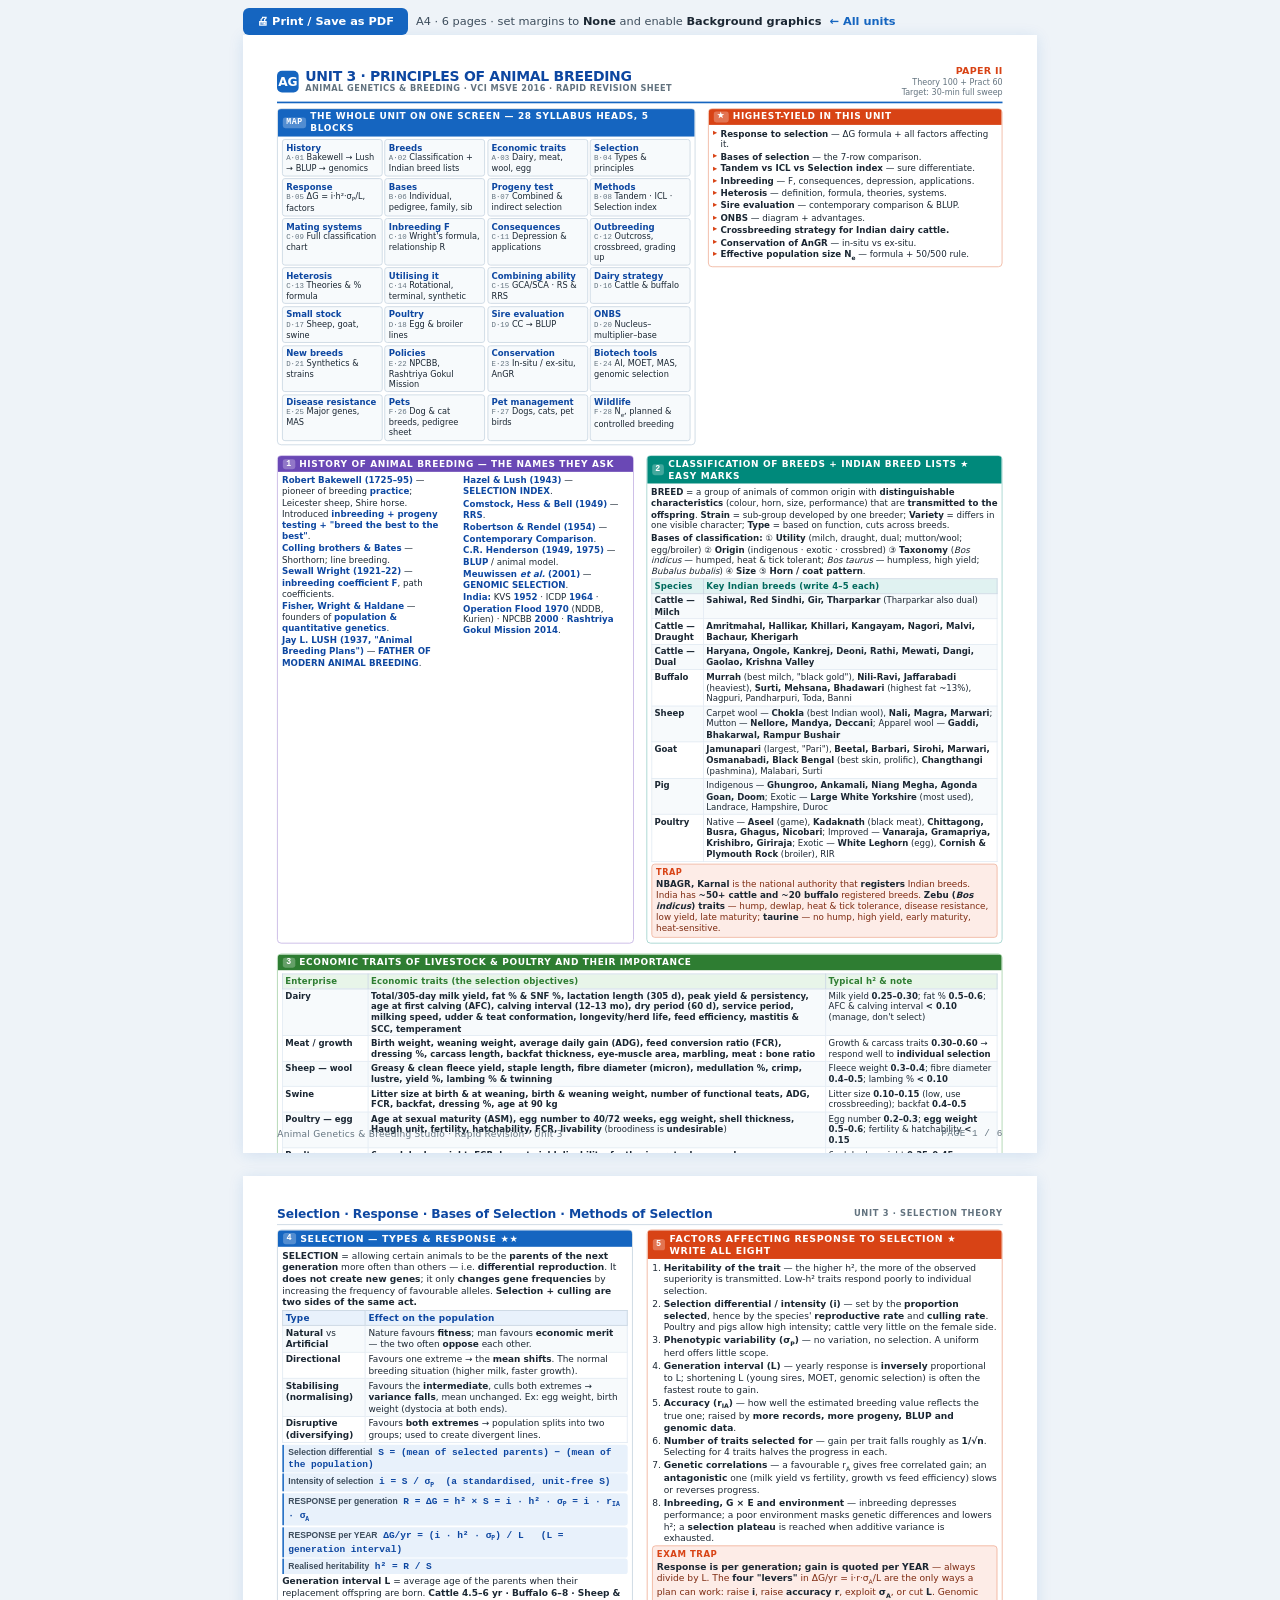
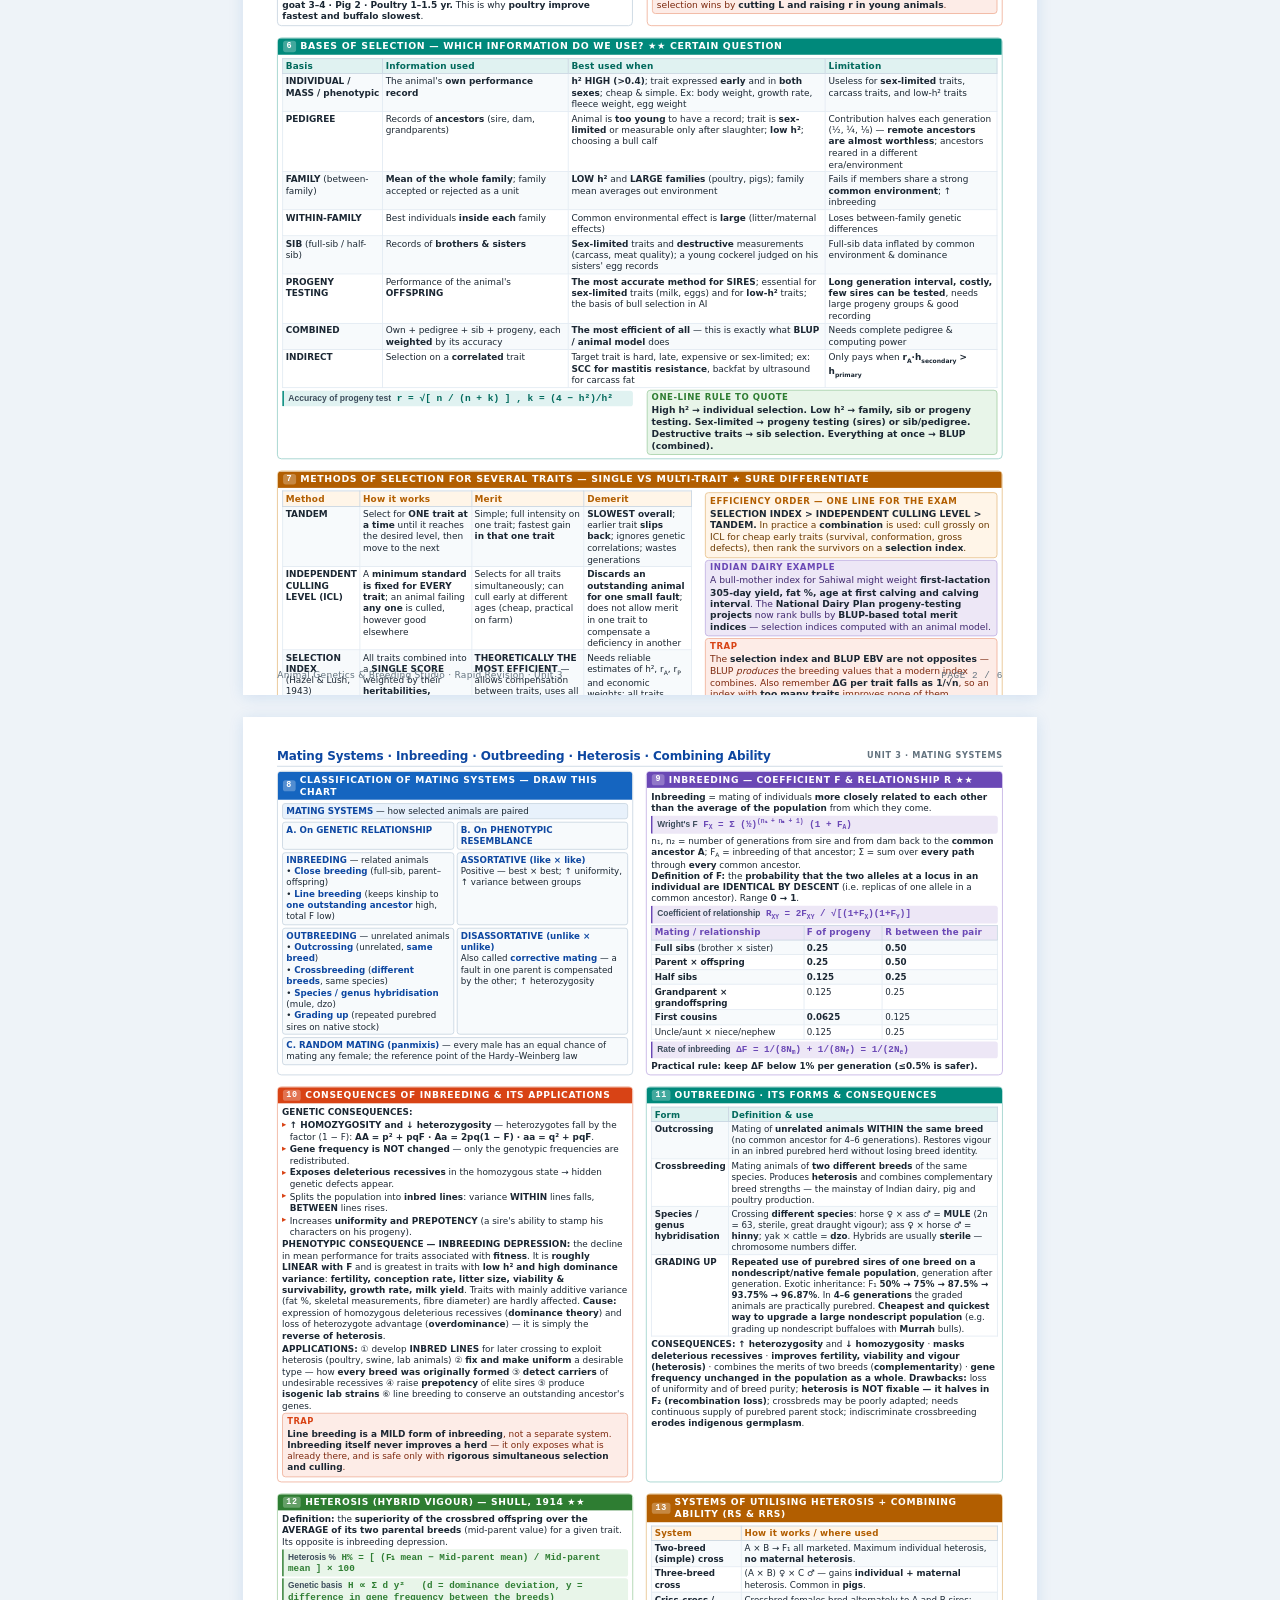
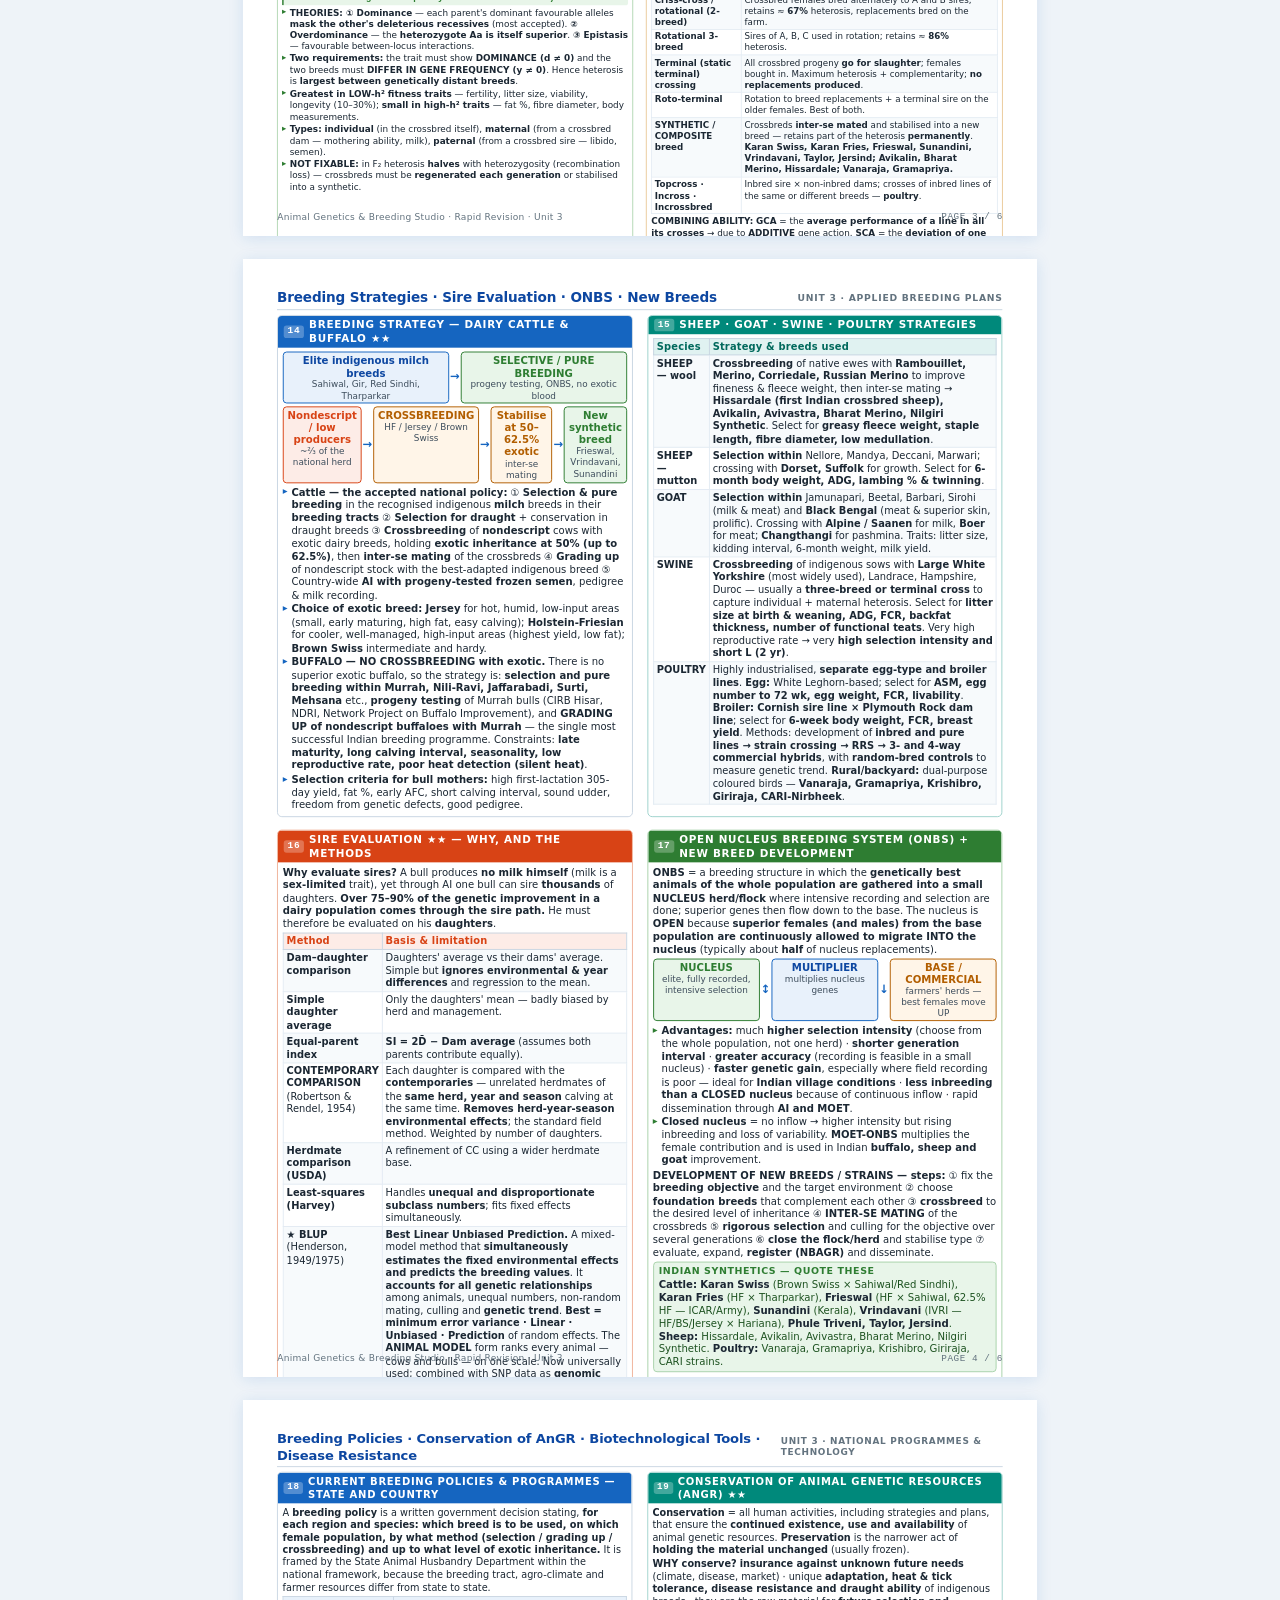
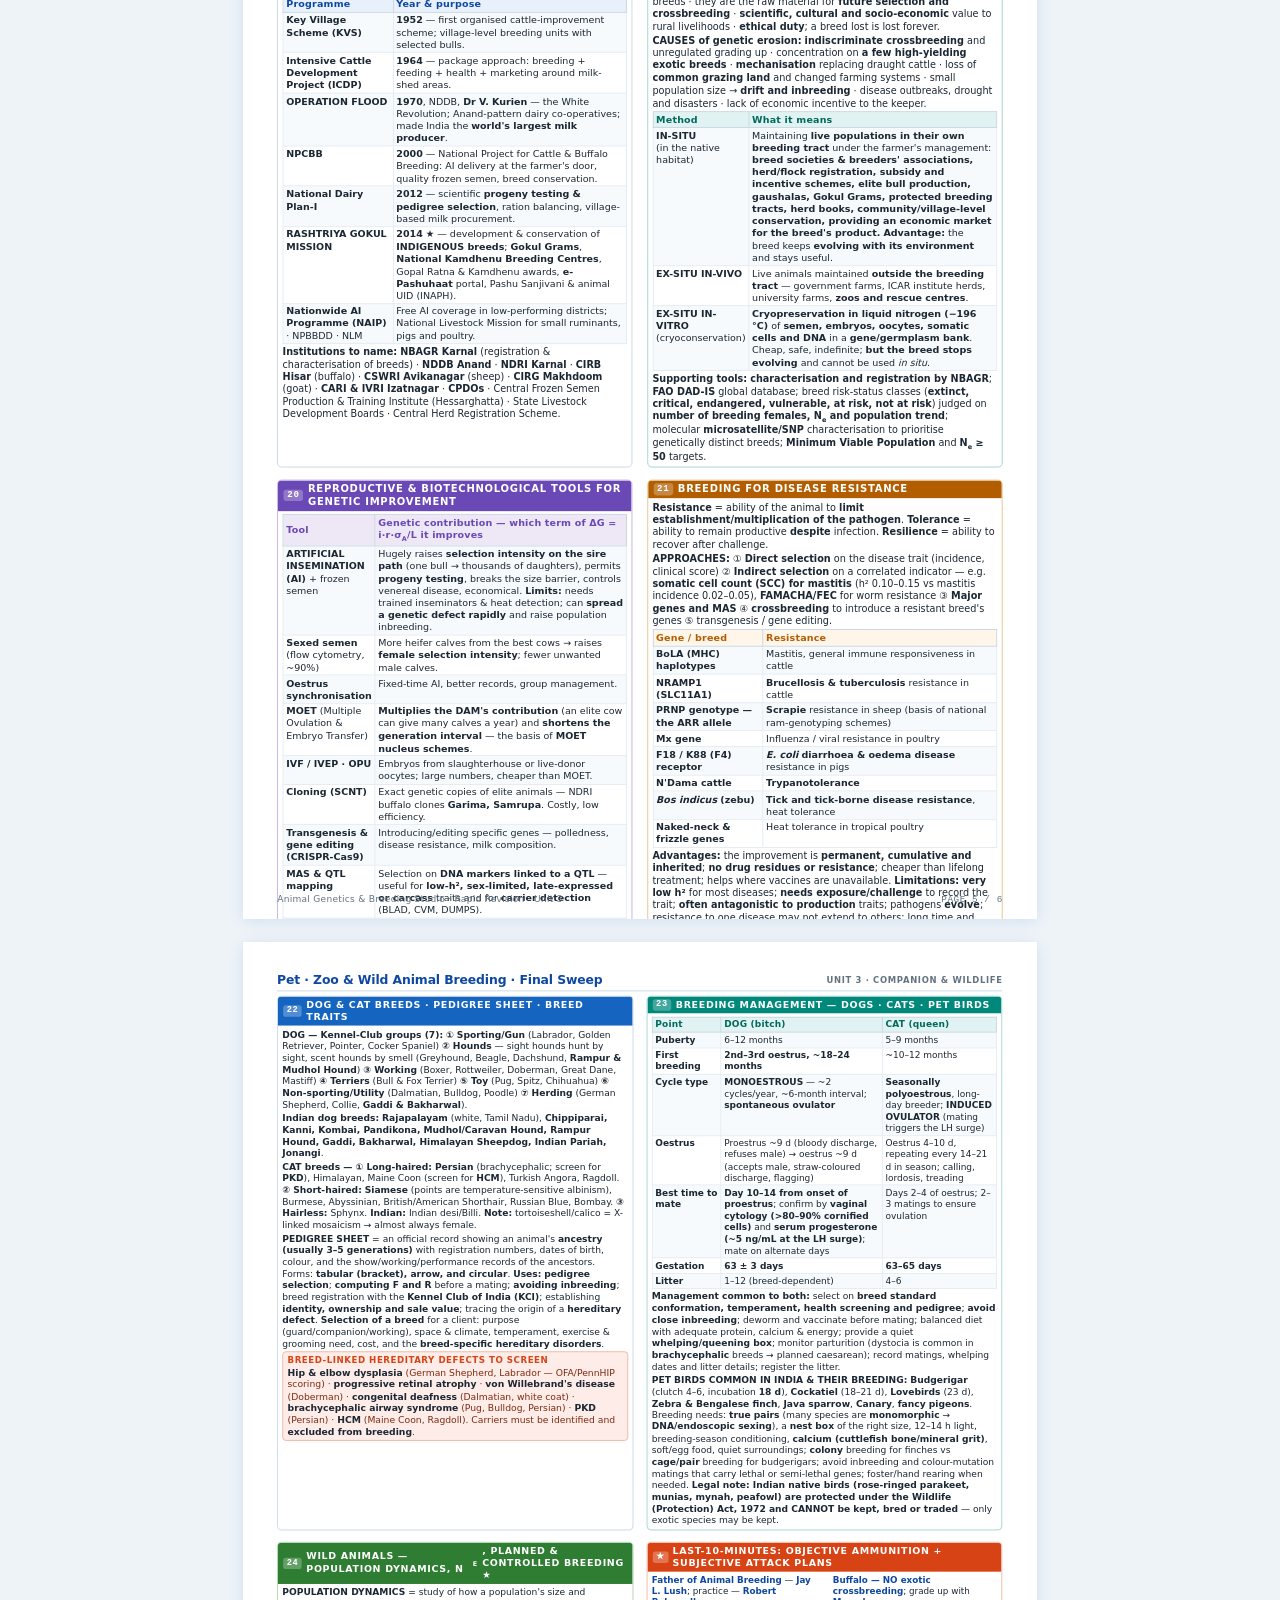
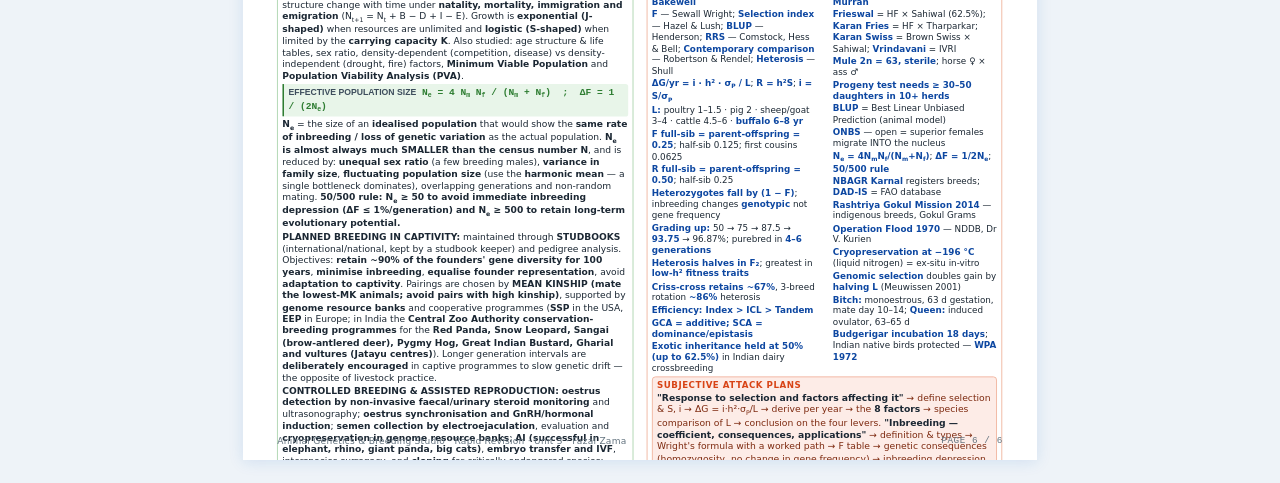
<file: revision/unit3-rapid-revision.html>
<!DOCTYPE html>
<html lang="en">
<head>
<meta charset="utf-8">
<meta name="viewport" content="width=device-width,initial-scale=1">
<title>AGB Unit 3 — Rapid Revision</title>
<style>
/* ============================================================
   AGB RAPID REVISION SHEETS — print-first A4 stylesheet
   Uses the shared IVRI Academic palette (values mirrored from
   assets/css/tokens.css so the sheet prints standalone).
   ============================================================ */

:root{
  --blue:#1565c0; --blue-dark:#0d47a1; --blue-light:#e8f1fb;
  --teal:#00897b; --teal-dark:#00695c; --teal-light:#e0f2f1;
  --purple:#6a48b5; --purple-light:#ede7f6;
  --amber:#b25e00; --amber-light:#fff5e8;
  --coral:#d84315; --coral-light:#fdece7;
  --sage:#2e7d32; --sage-light:#e8f5e9;
  --ink:#1b2733; --ink-2:#3d4d5c; --ink-3:#63737f;
  --line:#c9d6e2; --line-soft:#e3ebf3;
  --surface:#ffffff; --surface-2:#f7fafc; --bg:#eef3f8;
}

*{box-sizing:border-box;}
html,body{margin:0;padding:0;}
body{
  background:var(--bg);
  font-family:"Inter","Segoe UI",system-ui,-apple-system,sans-serif;
  color:var(--ink);
  font-size:8.75pt; line-height:1.28;
  -webkit-print-color-adjust:exact; print-color-adjust:exact;
}
b,strong{font-weight:700;color:var(--ink);}
sub,sup{font-size:.68em;}
.mono{font-family:"JetBrains Mono","Consolas",ui-monospace,monospace;}

/* ---------- PAGE ---------- */
.page{
  width:210mm; min-height:296mm; height:296mm;
  margin:0 auto 6mm; padding:8mm 9mm 7mm;
  background:var(--surface);
  box-shadow:0 2px 14px rgba(21,101,192,.13);
  position:relative; overflow:hidden;
  display:flex; flex-direction:column;
}
.page-no{
  position:absolute; right:9mm; bottom:3.4mm;
  font-size:7pt; color:var(--ink-3); letter-spacing:.06em;
  font-family:"JetBrains Mono",monospace;
}
.page-foot{
  position:absolute; left:9mm; bottom:3.4mm;
  font-size:6.8pt; color:var(--ink-3); letter-spacing:.03em;
}

/* ---------- AUTO-FIT WRAPPER ----------
   Each page carries an individually computed scale (--z) so that a full
   page of content fits an A4 sheet exactly, at the largest type that
   still fits. Width is divided by --z first so the block still fills the
   page after zoom. Values are baked in by fit.js -> build.py. */
.pg{
  --z:1;
  width:calc(100% / var(--z));
  transform:scale(var(--z));
  transform-origin:top left;
  flex:0 0 auto;
}

/* ---------- MASTHEAD ---------- */
.masthead{
  display:flex; align-items:center; gap:8px;
  border-bottom:2.4px solid var(--blue);
  padding-bottom:4px; margin-bottom:6px;
}
.mark{
  width:26px;height:26px;border-radius:6px;background:var(--blue);
  color:#fff;font-weight:800;font-size:11pt;display:flex;
  align-items:center;justify-content:center;letter-spacing:-.02em;flex:0 0 auto;
}
.mh-t{font-size:12.6pt;font-weight:800;letter-spacing:-.02em;color:var(--blue-dark);line-height:1.05;}
.mh-s{font-size:7.4pt;color:var(--ink-3);letter-spacing:.05em;text-transform:uppercase;font-weight:600;}
.mh-right{margin-left:auto;text-align:right;font-size:7.2pt;color:var(--ink-3);line-height:1.3;}
.mh-right b{display:block;font-size:8.6pt;color:var(--coral);letter-spacing:.03em;}

.runner{
  display:flex;align-items:center;gap:6px;
  border-bottom:1.6px solid var(--line);padding-bottom:3px;margin-bottom:5px;
}
.runner .rn{font-size:10.6pt;font-weight:800;color:var(--blue-dark);letter-spacing:-.01em;}
.runner .rs{font-size:7.2pt;color:var(--ink-3);text-transform:uppercase;letter-spacing:.08em;font-weight:600;margin-left:auto;}

/* ---------- GRID ---------- */
.row{display:flex;gap:4mm;}
.col{flex:1;min-width:0;}
.g2{display:grid;grid-template-columns:1fr 1fr;gap:4mm;}
.g3{display:grid;grid-template-columns:1fr 1fr 1fr;gap:3.2mm;}
.stack{display:flex;flex-direction:column;gap:3.4mm;}
.grow{flex:1;}

/* ---------- BLOCK ---------- */
.blk{border:1px solid var(--line);border-radius:5px;overflow:hidden;background:var(--surface);}
.blk > .bh{
  font-size:8.1pt;font-weight:800;letter-spacing:.07em;text-transform:uppercase;
  padding:2.6px 6px;color:#fff;background:var(--blue);display:flex;align-items:center;gap:5px;
}
.bh .n{
  background:rgba(255,255,255,.26);border-radius:3px;padding:0 4px;font-size:7.4pt;
  font-family:"JetBrains Mono",monospace;
}
.bb{padding:3.8px 5px;}
.blk.teal > .bh{background:var(--teal);}
.blk.purple > .bh{background:var(--purple);}
.blk.amber > .bh{background:var(--amber);}
.blk.coral > .bh{background:var(--coral);}
.blk.sage > .bh{background:var(--sage);}
.blk.teal{border-color:#9fd3cd;} .blk.purple{border-color:#c4b3e4;}
.blk.amber{border-color:#e8c48f;} .blk.coral{border-color:#f0b39c;}
.blk.sage{border-color:#a9d3ab;}

/* ---------- LISTS ---------- */
ul.t{margin:0;padding-left:12px;}
ul.t li{margin:0 0 1.2px;}
ul.t li::marker{color:var(--blue);}
ol.t{margin:0;padding-left:14px;}
ol.t li{margin:0 0 1.6px;}
.dash{margin:0;padding:0;list-style:none;}
.dash li{margin:0 0 1.3px;padding-left:9px;position:relative;}
.dash li::before{content:"▸";position:absolute;left:0;top:-.5px;color:var(--blue);font-size:7.5pt;}
.dash.tealx li::before{color:var(--teal);} .dash.purplex li::before{color:var(--purple);}
.dash.amberx li::before{color:var(--amber);} .dash.coralx li::before{color:var(--coral);}
.dash.sagex li::before{color:var(--sage);}

/* ---------- TABLE ---------- */
table.t{width:100%;border-collapse:collapse;font-size:8.1pt;}
table.t th{
  background:var(--blue-light);color:var(--blue-dark);font-weight:700;
  text-align:left;padding:2px 3.5px;border:1px solid var(--line);font-size:7.7pt;
  letter-spacing:.02em;
}
table.t td{padding:1.8px 3.5px;border:1px solid var(--line-soft);vertical-align:top;}
table.t tr:nth-child(even) td{background:var(--surface-2);}
table.t.teal th{background:var(--teal-light);color:var(--teal-dark);}
table.t.purple th{background:var(--purple-light);color:var(--purple);}
table.t.amber th{background:var(--amber-light);color:var(--amber);}
table.t.sage th{background:var(--sage-light);color:var(--sage);}
table.t.coral th{background:var(--coral-light);color:var(--coral);}
table.t.tight td,table.t.tight th{padding:1.6px 3px;font-size:7.7pt;}

/* ---------- FORMULA ---------- */
.fx{
  font-family:"JetBrains Mono",monospace;font-size:8.2pt;
  background:var(--blue-light);border-left:2.6px solid var(--blue);
  padding:2px 5px;border-radius:0 3px 3px 0;margin:1.7px 0;display:block;
  color:var(--blue-dark);font-weight:600;
}
.fx.teal{background:var(--teal-light);border-color:var(--teal);color:var(--teal-dark);}
.fx.purple{background:var(--purple-light);border-color:var(--purple);color:var(--purple);}
.fx.amber{background:var(--amber-light);border-color:var(--amber);color:var(--amber);}
.fx.sage{background:var(--sage-light);border-color:var(--sage);color:var(--sage);}
.fx .lbl{font-family:"Inter",sans-serif;font-weight:700;color:var(--ink-2);font-size:7.4pt;}

/* ---------- CHIPS / TAGS ---------- */
.chip{
  display:inline-block;padding:.4px 4.5px;border-radius:9px;font-size:7pt;font-weight:700;
  background:var(--blue-light);color:var(--blue-dark);letter-spacing:.02em;margin:0 2px 2px 0;
}
.chip.t{background:var(--teal-light);color:var(--teal-dark);}
.chip.p{background:var(--purple-light);color:var(--purple);}
.chip.a{background:var(--amber-light);color:var(--amber);}
.chip.c{background:var(--coral-light);color:var(--coral);}
.chip.s{background:var(--sage-light);color:var(--sage);}

/* ---------- CALLOUTS ---------- */
.call{border-radius:4px;padding:2.9px 5px;font-size:7.9pt;margin:2px 0;border:1px solid;}
.call .ct{font-weight:800;font-size:7.4pt;letter-spacing:.06em;text-transform:uppercase;display:block;margin-bottom:1px;}
.call.trap{background:var(--coral-light);border-color:#f0b39c;color:#7d2a10;}
.call.trap .ct{color:var(--coral);}
.call.mnem{background:var(--amber-light);border-color:#e8c48f;color:#6b3a00;}
.call.mnem .ct{color:var(--amber);}
.call.gold{background:var(--sage-light);border-color:#a9d3ab;color:#1d5220;}
.call.gold .ct{color:var(--sage);}
.call.why{background:var(--purple-light);border-color:#c4b3e4;color:#40296f;}
.call.why .ct{color:var(--purple);}

/* ---------- FLOW / DIAGRAM ---------- */
.flow{display:flex;align-items:stretch;gap:0;font-size:7.6pt;}
.node{
  flex:1;border:1.2px solid var(--blue);border-radius:4px;padding:2.2px 4px;
  background:var(--blue-light);text-align:center;line-height:1.2;
}
.node b{display:block;font-size:7.9pt;color:var(--blue-dark);}
.node small{color:var(--ink-2);font-size:6.9pt;}
.arw{flex:0 0 12px;display:flex;align-items:center;justify-content:center;color:var(--blue);font-weight:800;font-size:9pt;}
.node.t{border-color:var(--teal);background:var(--teal-light);} .node.t b{color:var(--teal-dark);}
.node.p{border-color:var(--purple);background:var(--purple-light);} .node.p b{color:var(--purple);}
.node.a{border-color:var(--amber);background:var(--amber-light);} .node.a b{color:var(--amber);}
.node.s{border-color:var(--sage);background:var(--sage-light);} .node.s b{color:var(--sage);}
.node.c{border-color:var(--coral);background:var(--coral-light);} .node.c b{color:var(--coral);}

/* tree */
.tree{font-size:7.7pt;line-height:1.3;}
.tree .lvl{display:flex;gap:3px;margin-bottom:3px;}
.tree .box{
  flex:1;border:1px solid var(--line);border-radius:3.5px;padding:2px 4px;background:var(--surface-2);
}
.tree .box b{color:var(--blue-dark);}

/* key-value strip */
.kv{display:grid;grid-template-columns:auto 1fr;gap:1.5px 6px;font-size:8pt;}
.kv dt{font-weight:700;color:var(--blue-dark);white-space:nowrap;}
.kv dd{margin:0;color:var(--ink-2);}

/* numbered map */
.map{display:grid;grid-template-columns:repeat(4,1fr);gap:2.6px;font-size:7.4pt;}
.map .m{
  border:1px solid var(--line);border-radius:3.5px;padding:2.4px 4px;background:var(--surface-2);
  line-height:1.22;
}
.map .m b{display:block;color:var(--blue-dark);font-size:7.7pt;}
.map .m span{color:var(--ink-3);font-size:6.7pt;font-family:"JetBrains Mono",monospace;}

/* rapid-fire two column list */
.rf{column-count:2;column-gap:5mm;font-size:7.9pt;}
.rf p{margin:0 0 1.4px;break-inside:avoid;}
.rf b{color:var(--blue-dark);}
.rf3{column-count:3;column-gap:4mm;font-size:7.7pt;}
.rf3 p{margin:0 0 1.3px;break-inside:avoid;}

/* answer skeleton */
.skel{font-size:7.9pt;}
.skel .s{display:flex;gap:5px;margin-bottom:1.6px;align-items:baseline;}
.skel .s i{
  flex:0 0 15px;font-style:normal;font-weight:800;color:#fff;background:var(--purple);
  border-radius:3px;text-align:center;font-size:6.9pt;padding:.5px 0;
}
.hl{background:#fff3b0;padding:0 1px;border-radius:2px;font-weight:600;}
.u{border-bottom:1.4px solid var(--amber);padding-bottom:.5px;font-weight:700;}

/* ---------- PRINT ---------- */
@page{size:A4 portrait;margin:0;}
@media print{
  body{background:#fff;}
  .page{margin:0;box-shadow:none;page-break-after:always;break-after:page;}
  .page:last-child{page-break-after:auto;break-after:auto;}
  .noprint{display:none !important;}
}
.toolbar{
  max-width:210mm;margin:8px auto 0;display:flex;gap:8px;align-items:center;
  font-size:8.5pt;color:var(--ink-2);
}
.toolbar button{
  font:inherit;font-weight:700;background:var(--blue);color:#fff;border:0;
  padding:6px 14px;border-radius:6px;cursor:pointer;
}
.toolbar a{color:var(--blue);font-weight:700;text-decoration:none;}

</style>
</head>
<body>

<div class="toolbar noprint">
  <button onclick="window.print()">🖨 Print / Save as PDF</button>
  <span>A4 · 6 pages · set margins to <b>None</b> and enable <b>Background graphics</b></span>
  <a href="index.html">← All units</a>
</div>

<!-- ==================== PAGE 1 ==================== -->
<section class="page">
  <div class="pg" style="--z:0.832">
  <div class="masthead">
    <div class="mark">AG</div>
    <div>
      <div class="mh-t">UNIT 3 · PRINCIPLES OF ANIMAL BREEDING</div>
      <div class="mh-s">Animal Genetics &amp; Breeding · VCI MSVE 2016 · Rapid Revision Sheet</div>
    </div>
    <div class="mh-right"><b>PAPER II</b>Theory 100 + Pract 60<br>Target: 30-min full sweep</div>
  </div>

  <div class="row" style="gap:4mm;">
    <div class="col" style="flex:1.42;">
      <div class="blk">
        <div class="bh"><span class="n">MAP</span> THE WHOLE UNIT ON ONE SCREEN — 28 SYLLABUS HEADS, 5 BLOCKS</div>
        <div class="bb">
          <div class="map">
            <div class="m"><b>History</b><span>A·01</span> Bakewell → Lush → BLUP → genomics</div>
            <div class="m"><b>Breeds</b><span>A·02</span> Classification + Indian breed lists</div>
            <div class="m"><b>Economic traits</b><span>A·03</span> Dairy, meat, wool, egg</div>
            <div class="m"><b>Selection</b><span>B·04</span> Types &amp; principles</div>
            <div class="m"><b>Response</b><span>B·05</span> ΔG = i·h²·σ<sub>P</sub>/L, factors</div>
            <div class="m"><b>Bases</b><span>B·06</span> Individual, pedigree, family, sib</div>
            <div class="m"><b>Progeny test</b><span>B·07</span> Combined &amp; indirect selection</div>
            <div class="m"><b>Methods</b><span>B·08</span> Tandem · ICL · Selection index</div>
            <div class="m"><b>Mating systems</b><span>C·09</span> Full classification chart</div>
            <div class="m"><b>Inbreeding F</b><span>C·10</span> Wright's formula, relationship R</div>
            <div class="m"><b>Consequences</b><span>C·11</span> Depression &amp; applications</div>
            <div class="m"><b>Outbreeding</b><span>C·12</span> Outcross, crossbreed, grading up</div>
            <div class="m"><b>Heterosis</b><span>C·13</span> Theories &amp; % formula</div>
            <div class="m"><b>Utilising it</b><span>C·14</span> Rotational, terminal, synthetic</div>
            <div class="m"><b>Combining ability</b><span>C·15</span> GCA/SCA · RS &amp; RRS</div>
            <div class="m"><b>Dairy strategy</b><span>D·16</span> Cattle &amp; buffalo</div>
            <div class="m"><b>Small stock</b><span>D·17</span> Sheep, goat, swine</div>
            <div class="m"><b>Poultry</b><span>D·18</span> Egg &amp; broiler lines</div>
            <div class="m"><b>Sire evaluation</b><span>D·19</span> CC → BLUP</div>
            <div class="m"><b>ONBS</b><span>D·20</span> Nucleus–multiplier–base</div>
            <div class="m"><b>New breeds</b><span>D·21</span> Synthetics &amp; strains</div>
            <div class="m"><b>Policies</b><span>E·22</span> NPCBB, Rashtriya Gokul Mission</div>
            <div class="m"><b>Conservation</b><span>E·23</span> In-situ / ex-situ, AnGR</div>
            <div class="m"><b>Biotech tools</b><span>E·24</span> AI, MOET, MAS, genomic selection</div>
            <div class="m"><b>Disease resistance</b><span>E·25</span> Major genes, MAS</div>
            <div class="m"><b>Pets</b><span>F·26</span> Dog &amp; cat breeds, pedigree sheet</div>
            <div class="m"><b>Pet management</b><span>F·27</span> Dogs, cats, pet birds</div>
            <div class="m"><b>Wildlife</b><span>F·28</span> N<sub>e</sub>, planned &amp; controlled breeding</div>
          </div>
        </div>
      </div>
    </div>
    <div class="col" style="flex:1;">
      <div class="blk coral">
        <div class="bh"><span class="n">★</span> HIGHEST-YIELD IN THIS UNIT</div>
        <div class="bb">
          <ul class="dash coralx" style="font-size:7.85pt;">
            <li><b>Response to selection</b> — ΔG formula + all factors affecting it.</li>
            <li><b>Bases of selection</b> — the 7-row comparison.</li>
            <li><b>Tandem vs ICL vs Selection index</b> — sure differentiate.</li>
            <li><b>Inbreeding</b> — F, consequences, depression, applications.</li>
            <li><b>Heterosis</b> — definition, formula, theories, systems.</li>
            <li><b>Sire evaluation</b> — contemporary comparison &amp; BLUP.</li>
            <li><b>ONBS</b> — diagram + advantages.</li>
            <li><b>Crossbreeding strategy for Indian dairy cattle.</b></li>
            <li><b>Conservation of AnGR</b> — in-situ vs ex-situ.</li>
            <li><b>Effective population size N<sub>e</sub></b> — formula + 50/500 rule.</li>
          </ul>
        </div>
      </div>
    </div>
  </div>

  <div class="g2" style="margin-top:3.4mm;">
    <div class="blk purple">
      <div class="bh"><span class="n">1</span> HISTORY OF ANIMAL BREEDING — THE NAMES THEY ASK</div>
      <div class="bb">
        <div class="rf" style="font-size:7.8pt;">
          <p><b>Robert Bakewell (1725–95)</b> — pioneer of breeding <b>practice</b>; Leicester sheep, Shire horse. Introduced <b>inbreeding + progeny testing + "breed the best to the best"</b>.</p>
          <p><b>Colling brothers &amp; Bates</b> — Shorthorn; line breeding.</p>
          <p><b>Sewall Wright (1921–22)</b> — <b>inbreeding coefficient F</b>, path coefficients.</p>
          <p><b>Fisher, Wright &amp; Haldane</b> — founders of <b>population &amp; quantitative genetics</b>.</p>
          <p><b>Jay L. LUSH (1937, "Animal Breeding Plans")</b> — <b>FATHER OF MODERN ANIMAL BREEDING</b>.</p>
          <p><b>Hazel &amp; Lush (1943)</b> — <b>SELECTION INDEX</b>.</p>
          <p><b>Comstock, Hess &amp; Bell (1949)</b> — <b>RRS</b>.</p>
          <p><b>Robertson &amp; Rendel (1954)</b> — <b>Contemporary Comparison</b>.</p>
          <p><b>C.R. Henderson (1949, 1975)</b> — <b>BLUP</b> / animal model.</p>
          <p><b>Meuwissen <i>et al.</i> (2001)</b> — <b>GENOMIC SELECTION</b>.</p>
          <p><b>India:</b> KVS <b>1952</b> · ICDP <b>1964</b> · <b>Operation Flood 1970</b> (NDDB, Kurien) · NPCBB <b>2000</b> · <b>Rashtriya Gokul Mission 2014</b>.</p>
        </div>
      </div>
    </div>

    <div class="blk teal">
      <div class="bh"><span class="n">2</span> CLASSIFICATION OF BREEDS + INDIAN BREED LISTS ★ EASY MARKS</div>
      <div class="bb">
        <p style="margin:0 0 2px;font-size:7.8pt;"><b>BREED</b> = a group of animals of common origin with <b>distinguishable characteristics</b> (colour, horn, size, performance) that are <b>transmitted to the offspring</b>. <b>Strain</b> = sub-group developed by one breeder; <b>Variety</b> = differs in one visible character; <b>Type</b> = based on function, cuts across breeds.</p>
        <p style="margin:0 0 2px;font-size:7.8pt;"><b>Bases of classification:</b> ① <b>Utility</b> (milch, draught, dual; mutton/wool; egg/broiler) ② <b>Origin</b> (indigenous · exotic · crossbred) ③ <b>Taxonomy</b> (<i>Bos indicus</i> — humped, heat &amp; tick tolerant; <i>Bos taurus</i> — humpless, high yield; <i>Bubalus bubalis</i>) ④ <b>Size</b> ⑤ <b>Horn / coat pattern</b>.</p>
        <table class="t teal tight">
          <tr><th style="width:15%;">Species</th><th>Key Indian breeds (write 4–5 each)</th></tr>
          <tr><td><b>Cattle — Milch</b></td><td><b>Sahiwal, Red Sindhi, Gir, Tharparkar</b> (Tharparkar also dual)</td></tr>
          <tr><td><b>Cattle — Draught</b></td><td><b>Amritmahal, Hallikar, Khillari, Kangayam, Nagori, Malvi, Bachaur, Kherigarh</b></td></tr>
          <tr><td><b>Cattle — Dual</b></td><td><b>Haryana, Ongole, Kankrej, Deoni, Rathi, Mewati, Dangi, Gaolao, Krishna Valley</b></td></tr>
          <tr><td><b>Buffalo</b></td><td><b>Murrah</b> (best milch, "black gold"), <b>Nili-Ravi, Jaffarabadi</b> (heaviest), <b>Surti, Mehsana, Bhadawari</b> (highest fat ~13%), Nagpuri, Pandharpuri, Toda, Banni</td></tr>
          <tr><td><b>Sheep</b></td><td>Carpet wool — <b>Chokla</b> (best Indian wool), <b>Nali, Magra, Marwari</b>; Mutton — <b>Nellore, Mandya, Deccani</b>; Apparel wool — <b>Gaddi, Bhakarwal, Rampur Bushair</b></td></tr>
          <tr><td><b>Goat</b></td><td><b>Jamunapari</b> (largest, "Pari"), <b>Beetal, Barbari, Sirohi, Marwari, Osmanabadi, Black Bengal</b> (best skin, prolific), <b>Changthangi</b> (pashmina), Malabari, Surti</td></tr>
          <tr><td><b>Pig</b></td><td>Indigenous — <b>Ghungroo, Ankamali, Niang Megha, Agonda Goan, Doom</b>; Exotic — <b>Large White Yorkshire</b> (most used), Landrace, Hampshire, Duroc</td></tr>
          <tr><td><b>Poultry</b></td><td>Native — <b>Aseel</b> (game), <b>Kadaknath</b> (black meat), <b>Chittagong, Busra, Ghagus, Nicobari</b>; Improved — <b>Vanaraja, Gramapriya, Krishibro, Giriraja</b>; Exotic — <b>White Leghorn</b> (egg), <b>Cornish &amp; Plymouth Rock</b> (broiler), RIR</td></tr>
        </table>
        <div class="call trap"><span class="ct">Trap</span><b>NBAGR, Karnal</b> is the national authority that <b>registers</b> Indian breeds. India has <b>~50+ cattle and ~20 buffalo</b> registered breeds. <b>Zebu (<i>Bos indicus</i>) traits</b> — hump, dewlap, heat &amp; tick tolerance, disease resistance, low yield, late maturity; <b>taurine</b> — no hump, high yield, early maturity, heat-sensitive.</div>
      </div>
    </div>
  </div>

  <div class="blk sage" style="margin-top:3.4mm;">
    <div class="bh"><span class="n">3</span> ECONOMIC TRAITS OF LIVESTOCK &amp; POULTRY AND THEIR IMPORTANCE</div>
    <div class="bb">
      <table class="t sage tight">
        <tr><th style="width:12%;">Enterprise</th><th>Economic traits (the selection objectives)</th><th style="width:24%;">Typical h² &amp; note</th></tr>
        <tr><td><b>Dairy</b></td><td><b>Total/305-day milk yield, fat % &amp; SNF %, lactation length (305 d), peak yield &amp; persistency, age at first calving (AFC), calving interval (12–13 mo), dry period (60 d), service period, milking speed, udder &amp; teat conformation, longevity/herd life, feed efficiency, mastitis &amp; SCC, temperament</b></td><td>Milk yield <b>0.25–0.30</b>; fat % <b>0.5–0.6</b>; AFC &amp; calving interval <b>&lt; 0.10</b> (manage, don't select)</td></tr>
        <tr><td><b>Meat / growth</b></td><td><b>Birth weight, weaning weight, average daily gain (ADG), feed conversion ratio (FCR), dressing %, carcass length, backfat thickness, eye-muscle area, marbling, meat : bone ratio</b></td><td>Growth &amp; carcass traits <b>0.30–0.60</b> → respond well to <b>individual selection</b></td></tr>
        <tr><td><b>Sheep — wool</b></td><td><b>Greasy &amp; clean fleece yield, staple length, fibre diameter (micron), medullation %, crimp, lustre, yield %, lambing % &amp; twinning</b></td><td>Fleece weight <b>0.3–0.4</b>; fibre diameter <b>0.4–0.5</b>; lambing % <b>&lt; 0.10</b></td></tr>
        <tr><td><b>Swine</b></td><td><b>Litter size at birth &amp; at weaning, birth &amp; weaning weight, number of functional teats, ADG, FCR, backfat, dressing %, age at 90 kg</b></td><td>Litter size <b>0.10–0.15</b> (low, use crossbreeding); backfat <b>0.4–0.5</b></td></tr>
        <tr><td><b>Poultry — egg</b></td><td><b>Age at sexual maturity (ASM), egg number to 40/72 weeks, egg weight, shell thickness, Haugh unit, fertility, hatchability, FCR, livability</b> (broodiness is <b>undesirable</b>)</td><td>Egg number <b>0.2–0.3</b>; <b>egg weight 0.5–0.6</b>; fertility &amp; hatchability <b>&lt; 0.15</b></td></tr>
        <tr><td><b>Poultry — broiler</b></td><td><b>6-week body weight, FCR, breast yield, livability, feathering rate, leg soundness</b></td><td>6-wk body weight <b>0.35–0.45</b></td></tr>
      </table>
      <div class="call gold"><span class="ct">Why "economic" traits — the answer they want</span>A trait is economic when a unit change in it changes <b>net profit</b>; the objective therefore combines traits by their <b>relative economic weights</b> (the basis of the <b>selection index</b>). Universal pattern: <b>production &amp; carcass traits have HIGH h² (select on the individual); reproduction, fertility and viability traits have LOW h² (improve by crossbreeding and management).</b></div>
    </div>
  </div>

  </div>


  <div class="page-foot">Animal Genetics &amp; Breeding Studio · Rapid Revision · Unit 3</div>
  <div class="page-no">PAGE 1 / 6</div>
</section>

<!-- ==================== PAGE 2 ==================== -->
<section class="page">
  <div class="pg" style="--z:0.868">
  <div class="runner"><span class="rn">Selection · Response · Bases of Selection · Methods of Selection</span><span class="rs">Unit 3 · Selection Theory</span></div>

  <div class="g2">
    <div class="blk">
      <div class="bh"><span class="n">4</span> SELECTION — TYPES &amp; RESPONSE ★★</div>
      <div class="bb">
        <p style="margin:0 0 2px;font-size:7.85pt;"><b>SELECTION</b> = allowing certain animals to be the <b>parents of the next generation</b> more often than others — i.e. <b>differential reproduction</b>. It <b>does not create new genes</b>; it only <b>changes gene frequencies</b> by increasing the frequency of favourable alleles. <b>Selection + culling are two sides of the same act.</b></p>
        <table class="t tight">
          <tr><th style="width:24%;">Type</th><th>Effect on the population</th></tr>
          <tr><td><b>Natural</b> vs <b>Artificial</b></td><td>Nature favours <b>fitness</b>; man favours <b>economic merit</b> — the two often <b>oppose</b> each other.</td></tr>
          <tr><td><b>Directional</b></td><td>Favours one extreme → the <b>mean shifts</b>. The normal breeding situation (higher milk, faster growth).</td></tr>
          <tr><td><b>Stabilising (normalising)</b></td><td>Favours the <b>intermediate</b>, culls both extremes → <b>variance falls</b>, mean unchanged. Ex: egg weight, birth weight (dystocia at both ends).</td></tr>
          <tr><td><b>Disruptive (diversifying)</b></td><td>Favours <b>both extremes</b> → population splits into two groups; used to create divergent lines.</td></tr>
        </table>
        <span class="fx"><span class="lbl">Selection differential</span> S = (mean of selected parents) − (mean of the population)</span>
        <span class="fx"><span class="lbl">Intensity of selection</span> i = S / σ<sub>P</sub> &nbsp;(a standardised, unit-free S)</span>
        <span class="fx"><span class="lbl">RESPONSE per generation</span> R = ΔG = h² × S = i · h² · σ<sub>P</sub> = i · r<sub>IA</sub> · σ<sub>A</sub></span>
        <span class="fx"><span class="lbl">RESPONSE per YEAR</span> ΔG/yr = (i · h² · σ<sub>P</sub>) / L &nbsp;&nbsp;(L = generation interval)</span>
        <span class="fx"><span class="lbl">Realised heritability</span> h² = R / S</span>
        <p style="margin:1px 0 0;font-size:7.8pt;"><b>Generation interval L</b> = average age of the parents when their replacement offspring are born. <b>Cattle 4.5–6 yr · Buffalo 6–8 · Sheep &amp; goat 3–4 · Pig 2 · Poultry 1–1.5 yr.</b> This is why <b>poultry improve fastest and buffalo slowest</b>.</p>
      </div>
    </div>

    <div class="blk coral">
      <div class="bh"><span class="n">5</span> FACTORS AFFECTING RESPONSE TO SELECTION ★ WRITE ALL EIGHT</div>
      <div class="bb">
        <ol class="t" style="font-size:7.85pt;">
          <li><b>Heritability of the trait</b> — the higher h², the more of the observed superiority is transmitted. Low-h² traits respond poorly to individual selection.</li>
          <li><b>Selection differential / intensity (i)</b> — set by the <b>proportion selected</b>, hence by the species' <b>reproductive rate</b> and <b>culling rate</b>. Poultry and pigs allow high intensity; cattle very little on the female side.</li>
          <li><b>Phenotypic variability (σ<sub>P</sub>)</b> — no variation, no selection. A uniform herd offers little scope.</li>
          <li><b>Generation interval (L)</b> — yearly response is <b>inversely</b> proportional to L; shortening L (young sires, MOET, genomic selection) is often the fastest route to gain.</li>
          <li><b>Accuracy (r<sub>IA</sub>)</b> — how well the estimated breeding value reflects the true one; raised by <b>more records, more progeny, BLUP and genomic data</b>.</li>
          <li><b>Number of traits selected for</b> — gain per trait falls roughly as <b>1/√n</b>. Selecting for 4 traits halves the progress in each.</li>
          <li><b>Genetic correlations</b> — a favourable r<sub>A</sub> gives free correlated gain; an <b>antagonistic</b> one (milk yield vs fertility, growth vs feed efficiency) slows or reverses progress.</li>
          <li><b>Inbreeding, G × E and environment</b> — inbreeding depresses performance; a poor environment masks genetic differences and lowers h²; a <b>selection plateau</b> is reached when additive variance is exhausted.</li>
        </ol>
        <div class="call trap"><span class="ct">Exam trap</span><b>Response is per generation; gain is quoted per YEAR</b> — always divide by L. The <b>four "levers"</b> in ΔG/yr = i·r·σ<sub>A</sub>/L are the only ways a plan can work: raise <b>i</b>, raise <b>accuracy r</b>, exploit <b>σ<sub>A</sub></b>, or cut <b>L</b>. Genomic selection wins by <b>cutting L and raising r in young animals</b>.</div>
      </div>
    </div>
  </div>

  <div class="blk teal" style="margin-top:3.4mm;">
    <div class="bh"><span class="n">6</span> BASES OF SELECTION — WHICH INFORMATION DO WE USE? ★★ CERTAIN QUESTION</div>
    <div class="bb">
      <table class="t teal tight">
        <tr><th style="width:14%;">Basis</th><th style="width:26%;">Information used</th><th>Best used when</th><th style="width:24%;">Limitation</th></tr>
        <tr><td><b>INDIVIDUAL / MASS / phenotypic</b></td><td>The animal's <b>own performance record</b></td><td><b>h² HIGH (&gt;0.4)</b>; trait expressed <b>early</b> and in <b>both sexes</b>; cheap &amp; simple. Ex: body weight, growth rate, fleece weight, egg weight</td><td>Useless for <b>sex-limited</b> traits, carcass traits, and low-h² traits</td></tr>
        <tr><td><b>PEDIGREE</b></td><td>Records of <b>ancestors</b> (sire, dam, grandparents)</td><td>Animal is <b>too young</b> to have a record; trait is <b>sex-limited</b> or measurable only after slaughter; <b>low h²</b>; choosing a bull calf</td><td>Contribution halves each generation (½, ¼, ⅛) — <b>remote ancestors are almost worthless</b>; ancestors reared in a different era/environment</td></tr>
        <tr><td><b>FAMILY</b> (between-family)</td><td><b>Mean of the whole family</b>; family accepted or rejected as a unit</td><td><b>LOW h²</b> and <b>LARGE families</b> (poultry, pigs); family mean averages out environment</td><td>Fails if members share a strong <b>common environment</b>; ↑ inbreeding</td></tr>
        <tr><td><b>WITHIN-FAMILY</b></td><td>Best individuals <b>inside each</b> family</td><td>Common environmental effect is <b>large</b> (litter/maternal effects)</td><td>Loses between-family genetic differences</td></tr>
        <tr><td><b>SIB</b> (full-sib / half-sib)</td><td>Records of <b>brothers &amp; sisters</b></td><td><b>Sex-limited</b> traits and <b>destructive</b> measurements (carcass, meat quality); a young cockerel judged on his sisters' egg records</td><td>Full-sib data inflated by common environment &amp; dominance</td></tr>
        <tr><td><b>PROGENY TESTING</b></td><td>Performance of the animal's <b>OFFSPRING</b></td><td><b>The most accurate method for SIRES</b>; essential for <b>sex-limited</b> traits (milk, eggs) and for <b>low-h²</b> traits; the basis of bull selection in AI</td><td><b>Long generation interval, costly, few sires can be tested</b>, needs large progeny groups &amp; good recording</td></tr>
        <tr><td><b>COMBINED</b></td><td>Own + pedigree + sib + progeny, each <b>weighted</b> by its accuracy</td><td><b>The most efficient of all</b> — this is exactly what <b>BLUP / animal model</b> does</td><td>Needs complete pedigree &amp; computing power</td></tr>
        <tr><td><b>INDIRECT</b></td><td>Selection on a <b>correlated</b> trait</td><td>Target trait is hard, late, expensive or sex-limited; ex: <b>SCC for mastitis resistance</b>, backfat by ultrasound for carcass fat</td><td>Only pays when <b>r<sub>A</sub>·h<sub>secondary</sub> &gt; h<sub>primary</sub></b></td></tr>
      </table>
      <div class="row" style="margin-top:2px;gap:4mm;">
        <div class="col"><span class="fx teal"><span class="lbl">Accuracy of progeny test</span> r = √[ n / (n + k) ] , k = (4 − h²)/h²</span></div>
        <div class="col"><div class="call gold" style="margin:0;"><span class="ct">One-line rule to quote</span><b>High h² → individual selection. Low h² → family, sib or progeny testing. Sex-limited → progeny testing (sires) or sib/pedigree. Destructive traits → sib selection. Everything at once → BLUP (combined).</b></div></div>
      </div>
    </div>
  </div>

  <div class="blk amber" style="margin-top:3.4mm;">
    <div class="bh"><span class="n">7</span> METHODS OF SELECTION FOR SEVERAL TRAITS — SINGLE vs MULTI-TRAIT ★ SURE DIFFERENTIATE</div>
    <div class="bb">
      <div class="row" style="gap:4mm;">
        <div class="col" style="flex:1.4;">
          <table class="t amber tight">
            <tr><th style="width:16%;">Method</th><th>How it works</th><th>Merit</th><th>Demerit</th></tr>
            <tr><td><b>TANDEM</b></td><td>Select for <b>ONE trait at a time</b> until it reaches the desired level, then move to the next</td><td>Simple; full intensity on one trait; fastest gain <b>in that one trait</b></td><td><b>SLOWEST overall</b>; earlier trait <b>slips back</b>; ignores genetic correlations; wastes generations</td></tr>
            <tr><td><b>INDEPENDENT CULLING LEVEL (ICL)</b></td><td>A <b>minimum standard is fixed for EVERY trait</b>; an animal failing <b>any one</b> is culled, however good elsewhere</td><td>Selects for all traits simultaneously; can cull early at different ages (cheap, practical on farm)</td><td><b>Discards an outstanding animal for one small fault</b>; does not allow merit in one trait to compensate a deficiency in another</td></tr>
            <tr><td><b>SELECTION INDEX</b><br>(Hazel &amp; Lush, 1943)</td><td>All traits combined into a <b>SINGLE SCORE</b> weighted by their <b>heritabilities, genetic &amp; phenotypic correlations and relative economic values</b>; animals ranked on the index</td><td><b>THEORETICALLY THE MOST EFFICIENT</b> — allows compensation between traits, uses all information, maximises total economic gain</td><td>Needs reliable estimates of h², r<sub>A</sub>, r<sub>P</sub> and economic weights; all traits must be recorded on every animal before culling; computationally heavy</td></tr>
          </table>
          <span class="fx amber"><span class="lbl">Index</span> I = b₁P₁ + b₂P₂ + b₃P₃ + … + b<sub>n</sub>P<sub>n</sub></span>
          <p style="margin:1px 0 0;font-size:7.8pt;">P = phenotypic record of each trait; <b>b = partial regression weight</b> derived from <b>Pb = Gv</b>, where v = relative economic values. <b>Aggregate genotype H = a₁A₁ + a₂A₂ + …</b>; the index is built to maximise the correlation r<sub>IH</sub> between I and H.</p>
        </div>
        <div class="col" style="flex:1;">
          <div class="call mnem"><span class="ct">Efficiency order — one line for the exam</span><b>SELECTION INDEX &gt; INDEPENDENT CULLING LEVEL &gt; TANDEM.</b> In practice a <b>combination</b> is used: cull grossly on ICL for cheap early traits (survival, conformation, gross defects), then rank the survivors on a <b>selection index</b>.</div>
          <div class="call why"><span class="ct">Indian dairy example</span>A bull-mother index for Sahiwal might weight <b>first-lactation 305-day yield, fat %, age at first calving and calving interval</b>. The <b>National Dairy Plan progeny-testing projects</b> now rank bulls by <b>BLUP-based total merit indices</b> — selection indices computed with an animal model.</div>
          <div class="call trap"><span class="ct">Trap</span>The <b>selection index and BLUP EBV are not opposites</b> — BLUP <i>produces</i> the breeding values that a modern index combines. Also remember <b>ΔG per trait falls as 1/√n</b>, so an index with <b>too many traits</b> improves none of them appreciably: keep the objective to a <b>few economically important traits</b>.</div>
        </div>
      </div>
    </div>
  </div>

  </div>


  <div class="page-foot">Animal Genetics &amp; Breeding Studio · Rapid Revision · Unit 3</div>
  <div class="page-no">PAGE 2 / 6</div>
</section>

<!-- ==================== PAGE 3 ==================== -->
<section class="page">
  <div class="pg" style="--z:0.848">
  <div class="runner"><span class="rn">Mating Systems · Inbreeding · Outbreeding · Heterosis · Combining Ability</span><span class="rs">Unit 3 · Mating Systems</span></div>

  <div class="g2">
    <div class="blk">
      <div class="bh"><span class="n">8</span> CLASSIFICATION OF MATING SYSTEMS — DRAW THIS CHART</div>
      <div class="bb">
        <div class="tree">
          <div class="lvl"><div class="box" style="background:var(--blue-light);"><b>MATING SYSTEMS</b> — how selected animals are paired</div></div>
          <div class="lvl">
            <div class="box"><b>A. On GENETIC RELATIONSHIP</b></div>
            <div class="box"><b>B. On PHENOTYPIC RESEMBLANCE</b></div>
          </div>
          <div class="lvl">
            <div class="box"><b>INBREEDING</b> — related animals<br>• <b>Close breeding</b> (full-sib, parent–offspring)<br>• <b>Line breeding</b> (keeps kinship to <b>one outstanding ancestor</b> high, total F low)</div>
            <div class="box"><b>ASSORTATIVE (like × like)</b><br>Positive — best × best; ↑ uniformity, ↑ variance between groups</div>
          </div>
          <div class="lvl">
            <div class="box"><b>OUTBREEDING</b> — unrelated animals<br>• <b>Outcrossing</b> (unrelated, <b>same breed</b>)<br>• <b>Crossbreeding</b> (<b>different breeds</b>, same species)<br>• <b>Species / genus hybridisation</b> (mule, dzo)<br>• <b>Grading up</b> (repeated purebred sires on native stock)</div>
            <div class="box"><b>DISASSORTATIVE (unlike × unlike)</b><br>Also called <b>corrective mating</b> — a fault in one parent is compensated by the other; ↑ heterozygosity</div>
          </div>
          <div class="lvl"><div class="box" style="background:var(--surface-2);"><b>C. RANDOM MATING (panmixis)</b> — every male has an equal chance of mating any female; the reference point of the Hardy–Weinberg law</div></div>
        </div>
      </div>
    </div>

    <div class="blk purple">
      <div class="bh"><span class="n">9</span> INBREEDING — COEFFICIENT F &amp; RELATIONSHIP R ★★</div>
      <div class="bb">
        <p style="margin:0 0 2px;font-size:7.85pt;"><b>Inbreeding</b> = mating of individuals <b>more closely related to each other than the average of the population</b> from which they come.</p>
        <span class="fx purple"><span class="lbl">Wright's F</span> F<sub>X</sub> = Σ (½)<sup>(n₁ + n₂ + 1)</sup> (1 + F<sub>A</sub>)</span>
        <p style="margin:1px 0 2px;font-size:7.8pt;">n₁, n₂ = number of generations from sire and from dam back to the <b>common ancestor A</b>; F<sub>A</sub> = inbreeding of that ancestor; Σ = sum over <b>every path</b> through <b>every</b> common ancestor.<br><b>Definition of F:</b> the <b>probability that the two alleles at a locus in an individual are IDENTICAL BY DESCENT</b> (i.e. replicas of one allele in a common ancestor). Range <b>0 → 1</b>.</p>
        <span class="fx purple"><span class="lbl">Coefficient of relationship</span> R<sub>XY</sub> = 2F<sub>XY</sub> / √[(1+F<sub>X</sub>)(1+F<sub>Y</sub>)]</span>
        <table class="t purple tight">
          <tr><th style="width:44%;">Mating / relationship</th><th>F of progeny</th><th>R between the pair</th></tr>
          <tr><td><b>Full sibs</b> (brother × sister)</td><td><b>0.25</b></td><td><b>0.50</b></td></tr>
          <tr><td><b>Parent × offspring</b></td><td><b>0.25</b></td><td><b>0.50</b></td></tr>
          <tr><td><b>Half sibs</b></td><td><b>0.125</b></td><td><b>0.25</b></td></tr>
          <tr><td><b>Grandparent × grandoffspring</b></td><td>0.125</td><td>0.25</td></tr>
          <tr><td><b>First cousins</b></td><td><b>0.0625</b></td><td>0.125</td></tr>
          <tr><td>Uncle/aunt × niece/nephew</td><td>0.125</td><td>0.25</td></tr>
        </table>
        <span class="fx purple"><span class="lbl">Rate of inbreeding</span> ΔF = 1/(8N<sub>m</sub>) + 1/(8N<sub>f</sub>) = 1/(2N<sub>e</sub>)</span>
        <p style="margin:1px 0 0;font-size:7.8pt;"><b>Practical rule: keep ΔF below 1% per generation (≤0.5% is safer).</b></p>
      </div>
    </div>
  </div>

  <div class="g2" style="margin-top:3.4mm;">
    <div class="blk coral">
      <div class="bh"><span class="n">10</span> CONSEQUENCES OF INBREEDING &amp; ITS APPLICATIONS</div>
      <div class="bb">
        <p style="margin:0 0 2px;font-size:7.85pt;"><b>GENETIC CONSEQUENCES:</b></p>
        <ul class="dash coralx" style="font-size:7.85pt;">
          <li><b>↑ HOMOZYGOSITY and ↓ heterozygosity</b> — heterozygotes fall by the factor (1 − F): <b>AA = p² + pqF · Aa = 2pq(1 − F) · aa = q² + pqF</b>.</li>
          <li><b>Gene frequency is NOT changed</b> — only the genotypic frequencies are redistributed.</li>
          <li><b>Exposes deleterious recessives</b> in the homozygous state → hidden genetic defects appear.</li>
          <li>Splits the population into <b>inbred lines</b>: variance <b>WITHIN</b> lines falls, <b>BETWEEN</b> lines rises.</li>
          <li>Increases <b>uniformity and PREPOTENCY</b> (a sire's ability to stamp his characters on his progeny).</li>
        </ul>
        <p style="margin:2px 0 2px;font-size:7.85pt;"><b>PHENOTYPIC CONSEQUENCE — INBREEDING DEPRESSION:</b> the decline in mean performance for traits associated with <b>fitness</b>. It is <b>roughly LINEAR with F</b> and is greatest in traits with <b>low h² and high dominance variance</b>: <b>fertility, conception rate, litter size, viability &amp; survivability, growth rate, milk yield</b>. Traits with mainly additive variance (fat %, skeletal measurements, fibre diameter) are hardly affected. <b>Cause:</b> expression of homozygous deleterious recessives (<b>dominance theory</b>) and loss of heterozygote advantage (<b>overdominance</b>) — it is simply the <b>reverse of heterosis</b>.</p>
        <p style="margin:0 0 0;font-size:7.85pt;"><b>APPLICATIONS:</b> ① develop <b>INBRED LINES</b> for later crossing to exploit heterosis (poultry, swine, lab animals) ② <b>fix and make uniform</b> a desirable type — how <b>every breed was originally formed</b> ③ <b>detect carriers</b> of undesirable recessives ④ raise <b>prepotency</b> of elite sires ⑤ produce <b>isogenic lab strains</b> ⑥ line breeding to conserve an outstanding ancestor's genes.</p>
        <div class="call trap"><span class="ct">Trap</span><b>Line breeding is a MILD form of inbreeding</b>, not a separate system. <b>Inbreeding itself never improves a herd</b> — it only exposes what is already there, and is safe only with <b>rigorous simultaneous selection and culling</b>.</div>
      </div>
    </div>

    <div class="blk teal">
      <div class="bh"><span class="n">11</span> OUTBREEDING · ITS FORMS &amp; CONSEQUENCES</div>
      <div class="bb">
        <table class="t teal tight">
          <tr><th style="width:22%;">Form</th><th>Definition &amp; use</th></tr>
          <tr><td><b>Outcrossing</b></td><td>Mating of <b>unrelated animals WITHIN the same breed</b> (no common ancestor for 4–6 generations). Restores vigour in an inbred purebred herd without losing breed identity.</td></tr>
          <tr><td><b>Crossbreeding</b></td><td>Mating animals of <b>two different breeds</b> of the same species. Produces <b>heterosis</b> and combines complementary breed strengths — the mainstay of Indian dairy, pig and poultry production.</td></tr>
          <tr><td><b>Species / genus hybridisation</b></td><td>Crossing <b>different species</b>: horse ♀ × ass ♂ = <b>MULE</b> (2n = 63, sterile, great draught vigour); ass ♀ × horse ♂ = <b>hinny</b>; yak × cattle = <b>dzo</b>. Hybrids are usually <b>sterile</b> — chromosome numbers differ.</td></tr>
          <tr><td><b>GRADING UP</b></td><td><b>Repeated use of purebred sires of one breed on a nondescript/native female population</b>, generation after generation. Exotic inheritance: F₁ <b>50% → 75% → 87.5% → 93.75% → 96.87%</b>. In <b>4–6 generations</b> the graded animals are practically purebred. <b>Cheapest and quickest way to upgrade a large nondescript population</b> (e.g. grading up nondescript buffaloes with <b>Murrah</b> bulls).</td></tr>
        </table>
        <p style="margin:2px 0 0;font-size:7.8pt;"><b>CONSEQUENCES:</b> <b>↑ heterozygosity</b> and <b>↓ homozygosity</b> · <b>masks deleterious recessives</b> · <b>improves fertility, viability and vigour (heterosis)</b> · combines the merits of two breeds (<b>complementarity</b>) · <b>gene frequency unchanged in the population as a whole</b>. <b>Drawbacks:</b> loss of uniformity and of breed purity; <b>heterosis is NOT fixable — it halves in F₂ (recombination loss)</b>; crossbreds may be poorly adapted; needs continuous supply of purebred parent stock; indiscriminate crossbreeding <b>erodes indigenous germplasm</b>.</p>
      </div>
    </div>
  </div>

  <div class="g2" style="margin-top:3.4mm;">
    <div class="blk sage">
      <div class="bh"><span class="n">12</span> HETEROSIS (HYBRID VIGOUR) — Shull, 1914 ★★</div>
      <div class="bb">
        <p style="margin:0 0 2px;font-size:7.85pt;"><b>Definition:</b> the <b>superiority of the crossbred offspring over the AVERAGE of its two parental breeds</b> (mid-parent value) for a given trait. Its opposite is inbreeding depression.</p>
        <span class="fx sage"><span class="lbl">Heterosis %</span> H% = [ (F₁ mean − Mid-parent mean) / Mid-parent mean ] × 100</span>
        <span class="fx sage"><span class="lbl">Genetic basis</span> H ∝ Σ d y² &nbsp; (d = dominance deviation, y = difference in gene frequency between the breeds)</span>
        <ul class="dash sagex" style="font-size:7.85pt;">
          <li><b>THEORIES: ① Dominance</b> — each parent's dominant favourable alleles <b>mask the other's deleterious recessives</b> (most accepted). <b>② Overdominance</b> — the <b>heterozygote Aa is itself superior</b>. <b>③ Epistasis</b> — favourable between-locus interactions.</li>
          <li><b>Two requirements:</b> the trait must show <b>DOMINANCE (d ≠ 0)</b> and the two breeds must <b>DIFFER IN GENE FREQUENCY (y ≠ 0)</b>. Hence heterosis is <b>largest between genetically distant breeds</b>.</li>
          <li><b>Greatest in LOW-h² fitness traits</b> — fertility, litter size, viability, longevity (10–30%); <b>small in high-h² traits</b> — fat %, fibre diameter, body measurements.</li>
          <li><b>Types:</b> <b>individual</b> (in the crossbred itself), <b>maternal</b> (from a crossbred dam — mothering ability, milk), <b>paternal</b> (from a crossbred sire — libido, semen).</li>
          <li><b>NOT FIXABLE:</b> in F₂ heterosis <b>halves</b> with heterozygosity (recombination loss) — crossbreds must be <b>regenerated each generation</b> or stabilised into a synthetic.</li>
        </ul>
      </div>
    </div>

    <div class="blk amber">
      <div class="bh"><span class="n">13</span> SYSTEMS OF UTILISING HETEROSIS + COMBINING ABILITY (RS &amp; RRS)</div>
      <div class="bb">
        <table class="t amber tight">
          <tr><th style="width:26%;">System</th><th>How it works / where used</th></tr>
          <tr><td><b>Two-breed (simple) cross</b></td><td>A × B → F₁ all marketed. Maximum individual heterosis, <b>no maternal heterosis</b>.</td></tr>
          <tr><td><b>Three-breed cross</b></td><td>(A × B) ♀ × C ♂ — gains <b>individual + maternal</b> heterosis. Common in <b>pigs</b>.</td></tr>
          <tr><td><b>Criss-cross / rotational (2-breed)</b></td><td>Crossbred females bred alternately to A and B sires; retains ≈ <b>67%</b> heterosis, replacements bred on the farm.</td></tr>
          <tr><td><b>Rotational 3-breed</b></td><td>Sires of A, B, C used in rotation; retains ≈ <b>86%</b> heterosis.</td></tr>
          <tr><td><b>Terminal (static terminal) crossing</b></td><td>All crossbred progeny <b>go for slaughter</b>; females bought in. Maximum heterosis + complementarity; <b>no replacements produced</b>.</td></tr>
          <tr><td><b>Roto-terminal</b></td><td>Rotation to breed replacements + a terminal sire on the older females. Best of both.</td></tr>
          <tr><td><b>SYNTHETIC / COMPOSITE breed</b></td><td>Crossbreds <b>inter-se mated</b> and stabilised into a new breed — retains part of the heterosis <b>permanently</b>. <b>Karan Swiss, Karan Fries, Frieswal, Sunandini, Vrindavani, Taylor, Jersind; Avikalin, Bharat Merino, Hissardale; Vanaraja, Gramapriya.</b></td></tr>
          <tr><td><b>Topcross · Incross · Incrossbred</b></td><td>Inbred sire × non-inbred dams; crosses of inbred lines of the same or different breeds — <b>poultry</b>.</td></tr>
        </table>
        <p style="margin:2px 0 1px;font-size:7.8pt;"><b>COMBINING ABILITY:</b> <b>GCA</b> = the <b>average performance of a line in all its crosses</b> → due to <b>ADDITIVE</b> gene action. <b>SCA</b> = the <b>deviation of one particular cross</b> from what its parents' GCA predicted → due to <b>DOMINANCE &amp; EPISTASIS</b>.</p>
        <p style="margin:0;font-size:7.8pt;"><b>RS (Recurrent Selection)</b> — one line is selected on its cross performance with a <b>constant inbred tester</b>; improves <b>GCA</b> of that line only. <b>RRS (Reciprocal Recurrent Selection — Comstock, Hess &amp; Bell, 1949)</b> — <b>two lines are each used as the tester for the other</b>, and both are selected and improved simultaneously; improves <b>BOTH GCA and SCA</b>. RRS is the standard method in <b>commercial poultry (and pig) line development</b>.</p>
      </div>
    </div>
  </div>

  </div>


  <div class="page-foot">Animal Genetics &amp; Breeding Studio · Rapid Revision · Unit 3</div>
  <div class="page-no">PAGE 3 / 6</div>
</section>

<!-- ==================== PAGE 4 ==================== -->
<section class="page">
  <div class="pg" style="--z:0.962">
  <div class="runner"><span class="rn">Breeding Strategies · Sire Evaluation · ONBS · New Breeds</span><span class="rs">Unit 3 · Applied Breeding Plans</span></div>

  <div class="g2">
    <div class="blk">
      <div class="bh"><span class="n">14</span> BREEDING STRATEGY — DAIRY CATTLE &amp; BUFFALO ★★</div>
      <div class="bb">
        <div class="flow" style="margin-bottom:3px;font-size:7.1pt;">
          <div class="node"><b>Elite indigenous milch breeds</b><small>Sahiwal, Gir, Red Sindhi, Tharparkar</small></div><div class="arw">→</div>
          <div class="node s"><b>SELECTIVE / PURE BREEDING</b><small>progeny testing, ONBS, no exotic blood</small></div>
        </div>
        <div class="flow" style="margin-bottom:3px;font-size:7.1pt;">
          <div class="node c"><b>Nondescript / low producers</b><small>~⅔ of the national herd</small></div><div class="arw">→</div>
          <div class="node a"><b>CROSSBREEDING</b><small>HF / Jersey / Brown Swiss</small></div><div class="arw">→</div>
          <div class="node a"><b>Stabilise at 50–62.5% exotic</b><small>inter-se mating</small></div><div class="arw">→</div>
          <div class="node s"><b>New synthetic breed</b><small>Frieswal, Vrindavani, Sunandini</small></div>
        </div>
        <ul class="dash" style="font-size:7.85pt;">
          <li><b>Cattle — the accepted national policy:</b> ① <b>Selection &amp; pure breeding</b> in the recognised indigenous <b>milch</b> breeds in their <b>breeding tracts</b> ② <b>Selection for draught</b> + conservation in draught breeds ③ <b>Crossbreeding</b> of <b>nondescript</b> cows with exotic dairy breeds, holding <b>exotic inheritance at 50% (up to 62.5%)</b>, then <b>inter-se mating</b> of the crossbreds ④ <b>Grading up</b> of nondescript stock with the best-adapted indigenous breed ⑤ Country-wide <b>AI with progeny-tested frozen semen</b>, pedigree &amp; milk recording.</li>
          <li><b>Choice of exotic breed:</b> <b>Jersey</b> for hot, humid, low-input areas (small, early maturing, high fat, easy calving); <b>Holstein-Friesian</b> for cooler, well-managed, high-input areas (highest yield, low fat); <b>Brown Swiss</b> intermediate and hardy.</li>
          <li><b>BUFFALO — NO CROSSBREEDING with exotic.</b> There is no superior exotic buffalo, so the strategy is: <b>selection and pure breeding within Murrah, Nili-Ravi, Jaffarabadi, Surti, Mehsana</b> etc., <b>progeny testing</b> of Murrah bulls (CIRB Hisar, NDRI, Network Project on Buffalo Improvement), and <b>GRADING UP of nondescript buffaloes with Murrah</b> — the single most successful Indian breeding programme. Constraints: <b>late maturity, long calving interval, seasonality, low reproductive rate, poor heat detection (silent heat)</b>.</li>
          <li><b>Selection criteria for bull mothers:</b> high first-lactation 305-day yield, fat %, early AFC, short calving interval, sound udder, freedom from genetic defects, good pedigree.</li>
        </ul>
      </div>
    </div>

    <div class="blk teal">
      <div class="bh"><span class="n">15</span> SHEEP · GOAT · SWINE · POULTRY STRATEGIES</div>
      <div class="bb">
        <table class="t teal tight">
          <tr><th style="width:14%;">Species</th><th>Strategy &amp; breeds used</th></tr>
          <tr><td><b>SHEEP — wool</b></td><td><b>Crossbreeding</b> of native ewes with <b>Rambouillet, Merino, Corriedale, Russian Merino</b> to improve fineness &amp; fleece weight, then inter-se mating → <b>Hissardale (first Indian crossbred sheep), Avikalin, Avivastra, Bharat Merino, Nilgiri Synthetic</b>. Select for <b>greasy fleece weight, staple length, fibre diameter, low medullation</b>.</td></tr>
          <tr><td><b>SHEEP — mutton</b></td><td><b>Selection within</b> Nellore, Mandya, Deccani, Marwari; crossing with <b>Dorset, Suffolk</b> for growth. Select for <b>6-month body weight, ADG, lambing % &amp; twinning</b>.</td></tr>
          <tr><td><b>GOAT</b></td><td><b>Selection within</b> Jamunapari, Beetal, Barbari, Sirohi (milk &amp; meat) and <b>Black Bengal</b> (meat &amp; superior skin, prolific). Crossing with <b>Alpine / Saanen</b> for milk, <b>Boer</b> for meat; <b>Changthangi</b> for pashmina. Traits: litter size, kidding interval, 6-month weight, milk yield.</td></tr>
          <tr><td><b>SWINE</b></td><td><b>Crossbreeding</b> of indigenous sows with <b>Large White Yorkshire</b> (most widely used), Landrace, Hampshire, Duroc — usually a <b>three-breed or terminal cross</b> to capture individual + maternal heterosis. Select for <b>litter size at birth &amp; weaning, ADG, FCR, backfat thickness, number of functional teats</b>. Very high reproductive rate → very <b>high selection intensity and short L (2 yr)</b>.</td></tr>
          <tr><td><b>POULTRY</b></td><td>Highly industrialised, <b>separate egg-type and broiler lines</b>. <b>Egg:</b> White Leghorn-based; select for <b>ASM, egg number to 72 wk, egg weight, FCR, livability</b>. <b>Broiler:</b> <b>Cornish sire line × Plymouth Rock dam line</b>; select for <b>6-week body weight, FCR, breast yield</b>. Methods: development of <b>inbred and pure lines → strain crossing → RRS → 3- and 4-way commercial hybrids</b>, with <b>random-bred controls</b> to measure genetic trend. <b>Rural/backyard:</b> dual-purpose coloured birds — <b>Vanaraja, Gramapriya, Krishibro, Giriraja, CARI-Nirbheek</b>.</td></tr>
        </table>
      </div>
    </div>
  </div>

  <div class="g2" style="margin-top:3.4mm;">
    <div class="blk coral">
      <div class="bh"><span class="n">16</span> SIRE EVALUATION ★★ — WHY, AND THE METHODS</div>
      <div class="bb">
        <p style="margin:0 0 2px;font-size:7.85pt;"><b>Why evaluate sires?</b> A bull produces <b>no milk himself</b> (milk is a <b>sex-limited</b> trait), yet through AI one bull can sire <b>thousands</b> of daughters. <b>Over 75–90% of the genetic improvement in a dairy population comes through the sire path.</b> He must therefore be evaluated on his <b>daughters</b>.</p>
        <table class="t coral tight">
          <tr><th style="width:28%;">Method</th><th>Basis &amp; limitation</th></tr>
          <tr><td><b>Dam–daughter comparison</b></td><td>Daughters' average vs their dams' average. Simple but <b>ignores environmental &amp; year differences</b> and regression to the mean.</td></tr>
          <tr><td><b>Simple daughter average</b></td><td>Only the daughters' mean — badly biased by herd and management.</td></tr>
          <tr><td><b>Equal-parent index</b></td><td><b>SI = 2D̄ − Dam average</b> (assumes both parents contribute equally).</td></tr>
          <tr><td><b>CONTEMPORARY COMPARISON</b><br>(Robertson &amp; Rendel, 1954)</td><td>Each daughter is compared with the <b>contemporaries</b> — unrelated herdmates of the <b>same herd, year and season</b> calving at the same time. <b>Removes herd-year-season environmental effects</b>; the standard field method. Weighted by number of daughters.</td></tr>
          <tr><td><b>Herdmate comparison (USDA)</b></td><td>A refinement of CC using a wider herdmate base.</td></tr>
          <tr><td><b>Least-squares (Harvey)</b></td><td>Handles <b>unequal and disproportionate subclass numbers</b>; fits fixed effects simultaneously.</td></tr>
          <tr><td><b>★ BLUP</b><br>(Henderson, 1949/1975)</td><td><b>Best Linear Unbiased Prediction.</b> A mixed-model method that <b>simultaneously estimates the fixed environmental effects and predicts the breeding values</b>. It <b>accounts for all genetic relationships</b> among animals, unequal numbers, non-random mating, culling and <b>genetic trend</b>. <b>Best = minimum error variance · Linear · Unbiased · Prediction</b> of random effects. The <b>ANIMAL MODEL</b> form ranks every animal — cows and bulls — on one scale. Now universally used; combined with SNP data as <b>genomic BLUP / ssGBLUP</b>.</td></tr>
        </table>
        <span class="fx"><span class="lbl">Accuracy</span> r = √[ n / (n + k) ] , k = (4 − h²)/h² &nbsp;→ more daughters, more accuracy</span>
        <p style="margin:1px 0 0;font-size:7.8pt;"><b>Requirements for a valid progeny test:</b> random allotment of semen across herds, <b>at least 30–50 daughters in 10+ herds</b>, accurate pedigree &amp; milk recording, contemporaries available, and correction for <b>age, season, lactation number and lactation length (305-day, 2× milking, mature-equivalent)</b>.</p>
      </div>
    </div>

    <div class="blk sage">
      <div class="bh"><span class="n">17</span> OPEN NUCLEUS BREEDING SYSTEM (ONBS) + NEW BREED DEVELOPMENT</div>
      <div class="bb">
        <p style="margin:0 0 2px;font-size:7.85pt;"><b>ONBS</b> = a breeding structure in which the <b>genetically best animals of the whole population are gathered into a small NUCLEUS herd/flock</b> where intensive recording and selection are done; superior genes then flow down to the base. The nucleus is <b>OPEN</b> because <b>superior females (and males) from the base population are continuously allowed to migrate INTO the nucleus</b> (typically about <b>half</b> of nucleus replacements).</p>
        <div class="flow" style="margin-bottom:3px;font-size:7.1pt;">
          <div class="node s"><b>NUCLEUS</b><small>elite, fully recorded, intensive selection</small></div><div class="arw">↕</div>
          <div class="node"><b>MULTIPLIER</b><small>multiplies nucleus genes</small></div><div class="arw">↓</div>
          <div class="node a"><b>BASE / COMMERCIAL</b><small>farmers' herds — best females move UP</small></div>
        </div>
        <ul class="dash sagex" style="font-size:7.85pt;">
          <li><b>Advantages:</b> much <b>higher selection intensity</b> (choose from the whole population, not one herd) · <b>shorter generation interval</b> · <b>greater accuracy</b> (recording is feasible in a small nucleus) · <b>faster genetic gain</b>, especially where field recording is poor — ideal for <b>Indian village conditions</b> · <b>less inbreeding than a CLOSED nucleus</b> because of continuous inflow · rapid dissemination through <b>AI and MOET</b>.</li>
          <li><b>Closed nucleus</b> = no inflow → higher intensity but rising inbreeding and loss of variability. <b>MOET-ONBS</b> multiplies the female contribution and is used in Indian <b>buffalo, sheep and goat</b> improvement.</li>
        </ul>
        <p style="margin:2px 0 2px;font-size:7.85pt;"><b>DEVELOPMENT OF NEW BREEDS / STRAINS — steps:</b> ① fix the <b>breeding objective</b> and the target environment ② choose <b>foundation breeds</b> that complement each other ③ <b>crossbreed</b> to the desired level of inheritance ④ <b>INTER-SE MATING</b> of the crossbreds ⑤ <b>rigorous selection</b> and culling for the objective over several generations ⑥ <b>close the flock/herd</b> and stabilise type ⑦ evaluate, expand, <b>register (NBAGR)</b> and disseminate.</p>
        <div class="call gold"><span class="ct">Indian synthetics — quote these</span><b>Cattle:</b> <b>Karan Swiss</b> (Brown Swiss × Sahiwal/Red Sindhi), <b>Karan Fries</b> (HF × Tharparkar), <b>Frieswal</b> (HF × Sahiwal, 62.5% HF — ICAR/Army), <b>Sunandini</b> (Kerala), <b>Vrindavani</b> (IVRI — HF/BS/Jersey × Hariana), <b>Phule Triveni, Taylor, Jersind</b>. <b>Sheep:</b> Hissardale, Avikalin, Avivastra, Bharat Merino, Nilgiri Synthetic. <b>Poultry:</b> Vanaraja, Gramapriya, Krishibro, Giriraja, CARI strains.</div>
      </div>
    </div>
  </div>

  </div>


  <div class="page-foot">Animal Genetics &amp; Breeding Studio · Rapid Revision · Unit 3</div>
  <div class="page-no">PAGE 4 / 6</div>
</section>

<!-- ==================== PAGE 5 ==================== -->
<section class="page">
  <div class="pg" style="--z:0.928">
  <div class="runner"><span class="rn">Breeding Policies · Conservation of AnGR · Biotechnological Tools · Disease Resistance</span><span class="rs">Unit 3 · National Programmes &amp; Technology</span></div>

  <div class="g2">
    <div class="blk">
      <div class="bh"><span class="n">18</span> CURRENT BREEDING POLICIES &amp; PROGRAMMES — STATE AND COUNTRY</div>
      <div class="bb">
        <p style="margin:0 0 2px;font-size:7.85pt;">A <b>breeding policy</b> is a written government decision stating, <b>for each region and species: which breed is to be used, on which female population, by what method (selection / grading up / crossbreeding) and up to what level of exotic inheritance.</b> It is framed by the State Animal Husbandry Department within the national framework, because the breeding tract, agro-climate and farmer resources differ from state to state.</p>
        <table class="t tight">
          <tr><th style="width:32%;">Programme</th><th>Year &amp; purpose</th></tr>
          <tr><td><b>Key Village Scheme (KVS)</b></td><td><b>1952</b> — first organised cattle-improvement scheme; village-level breeding units with selected bulls.</td></tr>
          <tr><td><b>Intensive Cattle Development Project (ICDP)</b></td><td><b>1964</b> — package approach: breeding + feeding + health + marketing around milk-shed areas.</td></tr>
          <tr><td><b>OPERATION FLOOD</b></td><td><b>1970</b>, NDDB, <b>Dr V. Kurien</b> — the White Revolution; Anand-pattern dairy co-operatives; made India the <b>world's largest milk producer</b>.</td></tr>
          <tr><td><b>NPCBB</b></td><td><b>2000</b> — National Project for Cattle &amp; Buffalo Breeding: AI delivery at the farmer's door, quality frozen semen, breed conservation.</td></tr>
          <tr><td><b>National Dairy Plan-I</b></td><td><b>2012</b> — scientific <b>progeny testing &amp; pedigree selection</b>, ration balancing, village-based milk procurement.</td></tr>
          <tr><td><b>RASHTRIYA GOKUL MISSION</b></td><td><b>2014</b> ★ — development &amp; conservation of <b>INDIGENOUS breeds</b>; <b>Gokul Grams</b>, <b>National Kamdhenu Breeding Centres</b>, Gopal Ratna &amp; Kamdhenu awards, <b>e-Pashuhaat</b> portal, Pashu Sanjivani &amp; animal UID (INAPH).</td></tr>
          <tr><td><b>Nationwide AI Programme (NAIP)</b> · NPBBDD · NLM</td><td>Free AI coverage in low-performing districts; National Livestock Mission for small ruminants, pigs and poultry.</td></tr>
        </table>
        <p style="margin:2px 0 0;font-size:7.8pt;"><b>Institutions to name:</b> <b>NBAGR Karnal</b> (registration &amp; characterisation of breeds) · <b>NDDB Anand</b> · <b>NDRI Karnal</b> · <b>CIRB Hisar</b> (buffalo) · <b>CSWRI Avikanagar</b> (sheep) · <b>CIRG Makhdoom</b> (goat) · <b>CARI &amp; IVRI Izatnagar</b> · <b>CPDOs</b> · Central Frozen Semen Production &amp; Training Institute (Hessarghatta) · State Livestock Development Boards · Central Herd Registration Scheme.</p>
      </div>
    </div>

    <div class="blk teal">
      <div class="bh"><span class="n">19</span> CONSERVATION OF ANIMAL GENETIC RESOURCES (AnGR) ★★</div>
      <div class="bb">
        <p style="margin:0 0 2px;font-size:7.85pt;"><b>Conservation</b> = all human activities, including strategies and plans, that ensure the <b>continued existence, use and availability</b> of animal genetic resources. <b>Preservation</b> is the narrower act of <b>holding the material unchanged</b> (usually frozen).</p>
        <p style="margin:0 0 2px;font-size:7.85pt;"><b>WHY conserve?</b> <b>insurance against unknown future needs</b> (climate, disease, market) · unique <b>adaptation, heat &amp; tick tolerance, disease resistance and draught ability</b> of indigenous breeds · they are the raw material for <b>future selection and crossbreeding</b> · <b>scientific, cultural and socio-economic</b> value to rural livelihoods · <b>ethical duty</b>; a breed lost is lost forever.</p>
        <p style="margin:0 0 2px;font-size:7.85pt;"><b>CAUSES of genetic erosion:</b> <b>indiscriminate crossbreeding</b> and unregulated grading up · concentration on <b>a few high-yielding exotic breeds</b> · <b>mechanisation</b> replacing draught cattle · loss of <b>common grazing land</b> and changed farming systems · small population size → <b>drift and inbreeding</b> · disease outbreaks, drought and disasters · lack of economic incentive to the keeper.</p>
        <table class="t teal tight">
          <tr><th style="width:24%;">Method</th><th>What it means</th></tr>
          <tr><td><b>IN-SITU</b><br>(in the native habitat)</td><td>Maintaining <b>live populations in their own breeding tract</b> under the farmer's management: <b>breed societies &amp; breeders' associations, herd/flock registration, subsidy and incentive schemes, elite bull production, gaushalas, Gokul Grams, protected breeding tracts, herd books, community/village-level conservation, providing an economic market for the breed's product.</b> <b>Advantage:</b> the breed keeps <b>evolving with its environment</b> and stays useful.</td></tr>
          <tr><td><b>EX-SITU IN-VIVO</b></td><td>Live animals maintained <b>outside the breeding tract</b> — government farms, ICAR institute herds, university farms, <b>zoos and rescue centres</b>.</td></tr>
          <tr><td><b>EX-SITU IN-VITRO</b><br>(cryoconservation)</td><td><b>Cryopreservation in liquid nitrogen (−196 °C)</b> of <b>semen, embryos, oocytes, somatic cells and DNA</b> in a <b>gene/germplasm bank</b>. Cheap, safe, indefinite; <b>but the breed stops evolving</b> and cannot be used <i>in situ</i>.</td></tr>
        </table>
        <p style="margin:2px 0 0;font-size:7.8pt;"><b>Supporting tools:</b> <b>characterisation and registration by NBAGR</b>; <b>FAO DAD-IS</b> global database; breed risk-status classes (<b>extinct, critical, endangered, vulnerable, at risk, not at risk</b>) judged on <b>number of breeding females, N<sub>e</sub> and population trend</b>; molecular <b>microsatellite/SNP</b> characterisation to prioritise genetically distinct breeds; <b>Minimum Viable Population</b> and <b>N<sub>e</sub> ≥ 50</b> targets.</p>
      </div>
    </div>
  </div>

  <div class="g2" style="margin-top:3.4mm;">
    <div class="blk purple">
      <div class="bh"><span class="n">20</span> REPRODUCTIVE &amp; BIOTECHNOLOGICAL TOOLS FOR GENETIC IMPROVEMENT</div>
      <div class="bb">
        <table class="t purple tight">
          <tr><th style="width:24%;">Tool</th><th>Genetic contribution — which term of ΔG = i·r·σ<sub>A</sub>/L it improves</th></tr>
          <tr><td><b>ARTIFICIAL INSEMINATION (AI)</b> + frozen semen</td><td>Hugely raises <b>selection intensity on the sire path</b> (one bull → thousands of daughters), permits <b>progeny testing</b>, breaks the size barrier, controls venereal disease, economical. <b>Limits:</b> needs trained inseminators &amp; heat detection; can <b>spread a genetic defect rapidly</b> and raise population inbreeding.</td></tr>
          <tr><td><b>Sexed semen</b> (flow cytometry, ~90%)</td><td>More heifer calves from the best cows → raises <b>female selection intensity</b>; fewer unwanted male calves.</td></tr>
          <tr><td><b>Oestrus synchronisation</b></td><td>Fixed-time AI, better records, group management.</td></tr>
          <tr><td><b>MOET</b> (Multiple Ovulation &amp; Embryo Transfer)</td><td><b>Multiplies the DAM's contribution</b> (an elite cow can give many calves a year) and <b>shortens the generation interval</b> — the basis of <b>MOET nucleus schemes</b>.</td></tr>
          <tr><td><b>IVF / IVEP · OPU</b></td><td>Embryos from slaughterhouse or live-donor oocytes; large numbers, cheaper than MOET.</td></tr>
          <tr><td><b>Cloning (SCNT)</b></td><td>Exact genetic copies of elite animals — NDRI buffalo clones <b>Garima, Samrupa</b>. Costly, low efficiency.</td></tr>
          <tr><td><b>Transgenesis &amp; gene editing (CRISPR-Cas9)</b></td><td>Introducing/editing specific genes — polledness, disease resistance, milk composition.</td></tr>
          <tr><td><b>MAS &amp; QTL mapping</b></td><td>Selection on <b>DNA markers linked to a QTL</b> — useful for <b>low-h², sex-limited, late-expressed or carcass</b> traits and for <b>carrier detection</b> (BLAD, CVM, DUMPS).</td></tr>
          <tr><td><b>★ GENOMIC SELECTION</b><br>(Meuwissen <i>et al.</i>, 2001)</td><td>Thousands of <b>SNPs across the whole genome</b> are used to compute a <b>GEBV</b> in a reference population. <b>Doubles the rate of genetic gain</b> mainly by giving <b>useful accuracy in very young animals</b>, so bulls can be used at 1–2 years instead of 6 — it <b>halves the generation interval</b> and can largely replace conventional progeny testing.</td></tr>
        </table>
      </div>
    </div>

    <div class="blk amber">
      <div class="bh"><span class="n">21</span> BREEDING FOR DISEASE RESISTANCE</div>
      <div class="bb">
        <p style="margin:0 0 2px;font-size:7.85pt;"><b>Resistance</b> = ability of the animal to <b>limit establishment/multiplication of the pathogen</b>. <b>Tolerance</b> = ability to remain productive <b>despite</b> infection. <b>Resilience</b> = ability to recover after challenge.</p>
        <p style="margin:0 0 2px;font-size:7.85pt;"><b>APPROACHES:</b> ① <b>Direct selection</b> on the disease trait (incidence, clinical score) ② <b>Indirect selection</b> on a correlated indicator — e.g. <b>somatic cell count (SCC) for mastitis</b> (h² 0.10–0.15 vs mastitis incidence 0.02–0.05), <b>FAMACHA/FEC</b> for worm resistance ③ <b>Major genes and MAS</b> ④ <b>crossbreeding</b> to introduce a resistant breed's genes ⑤ transgenesis / gene editing.</p>
        <table class="t amber tight">
          <tr><th style="width:32%;">Gene / breed</th><th>Resistance</th></tr>
          <tr><td><b>BoLA (MHC) haplotypes</b></td><td>Mastitis, general immune responsiveness in cattle</td></tr>
          <tr><td><b>NRAMP1 (SLC11A1)</b></td><td><b>Brucellosis &amp; tuberculosis</b> resistance in cattle</td></tr>
          <tr><td><b>PRNP genotype — the ARR allele</b></td><td><b>Scrapie</b> resistance in sheep (basis of national ram-genotyping schemes)</td></tr>
          <tr><td><b>Mx gene</b></td><td>Influenza / viral resistance in poultry</td></tr>
          <tr><td><b>F18 / K88 (F4) receptor</b></td><td><b><i>E. coli</i> diarrhoea &amp; oedema disease</b> resistance in pigs</td></tr>
          <tr><td><b>N'Dama cattle</b></td><td><b>Trypanotolerance</b></td></tr>
          <tr><td><b><i>Bos indicus</i> (zebu)</b></td><td><b>Tick and tick-borne disease resistance</b>, heat tolerance</td></tr>
          <tr><td><b>Naked-neck &amp; frizzle genes</b></td><td>Heat tolerance in tropical poultry</td></tr>
        </table>
        <p style="margin:2px 0 0;font-size:7.8pt;"><b>Advantages:</b> the improvement is <b>permanent, cumulative and inherited</b>; <b>no drug residues or resistance</b>; cheaper than lifelong treatment; helps where vaccines are unavailable. <b>Limitations:</b> <b>very low h²</b> for most diseases; <b>needs exposure/challenge</b> to record the trait; <b>often antagonistic to production</b> traits; pathogens <b>evolve</b>; resistance to one disease may not extend to others; long time and large recorded populations required.</p>
      </div>
    </div>
  </div>

  </div>


  <div class="page-foot">Animal Genetics &amp; Breeding Studio · Rapid Revision · Unit 3</div>
  <div class="page-no">PAGE 5 / 6</div>
</section>

<!-- ==================== PAGE 6 ==================== -->
<section class="page">
  <div class="pg" style="--z:0.878">
  <div class="runner"><span class="rn">Pet · Zoo &amp; Wild Animal Breeding · Final Sweep</span><span class="rs">Unit 3 · Companion &amp; Wildlife</span></div>

  <div class="g2">
    <div class="blk">
      <div class="bh"><span class="n">22</span> DOG &amp; CAT BREEDS · PEDIGREE SHEET · BREED TRAITS</div>
      <div class="bb">
        <p style="margin:0 0 2px;font-size:7.8pt;"><b>DOG — Kennel-Club groups (7):</b> <b>① Sporting/Gun</b> (Labrador, Golden Retriever, Pointer, Cocker Spaniel) <b>② Hounds</b> — sight hounds hunt by sight, scent hounds by smell (Greyhound, Beagle, Dachshund, <b>Rampur &amp; Mudhol Hound</b>) <b>③ Working</b> (Boxer, Rottweiler, Doberman, Great Dane, Mastiff) <b>④ Terriers</b> (Bull &amp; Fox Terrier) <b>⑤ Toy</b> (Pug, Spitz, Chihuahua) <b>⑥ Non-sporting/Utility</b> (Dalmatian, Bulldog, Poodle) <b>⑦ Herding</b> (German Shepherd, Collie, <b>Gaddi &amp; Bakharwal</b>).</p>
        <p style="margin:0 0 2px;font-size:7.8pt;"><b>Indian dog breeds:</b> <b>Rajapalayam</b> (white, Tamil Nadu), <b>Chippiparai, Kanni, Kombai, Pandikona, Mudhol/Caravan Hound, Rampur Hound, Gaddi, Bakharwal, Himalayan Sheepdog, Indian Pariah, Jonangi</b>.</p>
        <p style="margin:0 0 2px;font-size:7.8pt;"><b>CAT breeds — ① Long-haired:</b> <b>Persian</b> (brachycephalic; screen for <b>PKD</b>), Himalayan, Maine Coon (screen for <b>HCM</b>), Turkish Angora, Ragdoll. <b>② Short-haired:</b> <b>Siamese</b> (points are temperature-sensitive albinism), Burmese, Abyssinian, British/American Shorthair, Russian Blue, Bombay. <b>③ Hairless:</b> Sphynx. <b>Indian:</b> Indian desi/Billi. <b>Note:</b> tortoiseshell/calico = X-linked mosaicism → almost always female.</p>
        <p style="margin:0 0 2px;font-size:7.8pt;"><b>PEDIGREE SHEET</b> = an official record showing an animal's <b>ancestry (usually 3–5 generations)</b> with registration numbers, dates of birth, colour, and the show/working/performance records of the ancestors. Forms: <b>tabular (bracket), arrow, and circular</b>. <b>Uses:</b> <b>pedigree selection</b>; <b>computing F and R</b> before a mating; <b>avoiding inbreeding</b>; breed registration with the <b>Kennel Club of India (KCI)</b>; establishing <b>identity, ownership and sale value</b>; tracing the origin of a <b>hereditary defect</b>. <b>Selection of a breed</b> for a client: purpose (guard/companion/working), space &amp; climate, temperament, exercise &amp; grooming need, cost, and the <b>breed-specific hereditary disorders</b>.</p>
        <div class="call trap"><span class="ct">Breed-linked hereditary defects to screen</span><b>Hip &amp; elbow dysplasia</b> (German Shepherd, Labrador — OFA/PennHIP scoring) · <b>progressive retinal atrophy</b> · <b>von Willebrand's disease</b> (Doberman) · <b>congenital deafness</b> (Dalmatian, white coat) · <b>brachycephalic airway syndrome</b> (Pug, Bulldog, Persian) · <b>PKD</b> (Persian) · <b>HCM</b> (Maine Coon, Ragdoll). Carriers must be identified and <b>excluded from breeding</b>.</div>
      </div>
    </div>

    <div class="blk teal">
      <div class="bh"><span class="n">23</span> BREEDING MANAGEMENT — DOGS · CATS · PET BIRDS</div>
      <div class="bb">
        <table class="t teal tight">
          <tr><th style="width:20%;">Point</th><th>DOG (bitch)</th><th>CAT (queen)</th></tr>
          <tr><td><b>Puberty</b></td><td>6–12 months</td><td>5–9 months</td></tr>
          <tr><td><b>First breeding</b></td><td><b>2nd–3rd oestrus, ~18–24 months</b></td><td>~10–12 months</td></tr>
          <tr><td><b>Cycle type</b></td><td><b>MONOESTROUS</b> — ~2 cycles/year, ~6-month interval; <b>spontaneous ovulator</b></td><td><b>Seasonally polyoestrous</b>, long-day breeder; <b>INDUCED OVULATOR</b> (mating triggers the LH surge)</td></tr>
          <tr><td><b>Oestrus</b></td><td>Proestrus ~9 d (bloody discharge, refuses male) → oestrus ~9 d (accepts male, straw-coloured discharge, flagging)</td><td>Oestrus 4–10 d, repeating every 14–21 d in season; calling, lordosis, treading</td></tr>
          <tr><td><b>Best time to mate</b></td><td><b>Day 10–14 from onset of proestrus</b>; confirm by <b>vaginal cytology (&gt;80–90% cornified cells)</b> and <b>serum progesterone (~5 ng/mL at the LH surge)</b>; mate on alternate days</td><td>Days 2–4 of oestrus; 2–3 matings to ensure ovulation</td></tr>
          <tr><td><b>Gestation</b></td><td><b>63 ± 3 days</b></td><td><b>63–65 days</b></td></tr>
          <tr><td><b>Litter</b></td><td>1–12 (breed-dependent)</td><td>4–6</td></tr>
        </table>
        <p style="margin:2px 0 2px;font-size:7.8pt;"><b>Management common to both:</b> select on <b>breed standard conformation, temperament, health screening and pedigree</b>; <b>avoid close inbreeding</b>; deworm and vaccinate before mating; balanced diet with adequate protein, calcium &amp; energy; provide a quiet <b>whelping/queening box</b>; monitor parturition (dystocia is common in <b>brachycephalic</b> breeds → planned caesarean); record matings, whelping dates and litter details; register the litter.</p>
        <p style="margin:0 0 0;font-size:7.8pt;"><b>PET BIRDS COMMON IN INDIA &amp; THEIR BREEDING:</b> <b>Budgerigar</b> (clutch 4–6, incubation <b>18 d</b>), <b>Cockatiel</b> (18–21 d), <b>Lovebirds</b> (23 d), <b>Zebra &amp; Bengalese finch</b>, <b>Java sparrow</b>, <b>Canary</b>, <b>fancy pigeons</b>. Breeding needs: <b>true pairs</b> (many species are <b>monomorphic</b> → <b>DNA/endoscopic sexing</b>), a <b>nest box</b> of the right size, 12–14 h light, breeding-season conditioning, <b>calcium (cuttlefish bone/mineral grit)</b>, soft/egg food, quiet surroundings; <b>colony</b> breeding for finches vs <b>cage/pair</b> breeding for budgerigars; avoid inbreeding and colour-mutation matings that carry lethal or semi-lethal genes; foster/hand rearing when needed. <b>Legal note: Indian native birds (rose-ringed parakeet, munias, mynah, peafowl) are protected under the Wildlife (Protection) Act, 1972 and CANNOT be kept, bred or traded</b> — only exotic species may be kept.</p>
      </div>
    </div>
  </div>

  <div class="g2" style="margin-top:3.4mm;">
    <div class="blk sage">
      <div class="bh"><span class="n">24</span> WILD ANIMALS — POPULATION DYNAMICS, N<sub>e</sub>, PLANNED &amp; CONTROLLED BREEDING ★</div>
      <div class="bb">
        <p style="margin:0 0 2px;font-size:7.8pt;"><b>POPULATION DYNAMICS</b> = study of how a population's size and structure change with time under <b>natality, mortality, immigration and emigration</b> (N<sub>t+1</sub> = N<sub>t</sub> + B − D + I − E). Growth is <b>exponential (J-shaped)</b> when resources are unlimited and <b>logistic (S-shaped)</b> when limited by the <b>carrying capacity K</b>. Also studied: age structure &amp; life tables, sex ratio, density-dependent (competition, disease) vs density-independent (drought, fire) factors, <b>Minimum Viable Population</b> and <b>Population Viability Analysis (PVA)</b>.</p>
        <span class="fx sage"><span class="lbl">EFFECTIVE POPULATION SIZE</span> N<sub>e</sub> = 4 N<sub>m</sub> N<sub>f</sub> / (N<sub>m</sub> + N<sub>f</sub>) &nbsp;;&nbsp; ΔF = 1 / (2N<sub>e</sub>)</span>
        <p style="margin:1px 0 2px;font-size:7.8pt;"><b>N<sub>e</sub></b> = the size of an <b>idealised population</b> that would show the <b>same rate of inbreeding / loss of genetic variation</b> as the actual population. <b>N<sub>e</sub> is almost always much SMALLER than the census number N</b>, and is reduced by: <b>unequal sex ratio</b> (a few breeding males), <b>variance in family size</b>, <b>fluctuating population size</b> (use the <b>harmonic mean</b> — a single bottleneck dominates), overlapping generations and non-random mating. <b>50/500 rule: N<sub>e</sub> ≥ 50 to avoid immediate inbreeding depression (ΔF ≤ 1%/generation) and N<sub>e</sub> ≥ 500 to retain long-term evolutionary potential.</b></p>
        <p style="margin:0 0 2px;font-size:7.8pt;"><b>PLANNED BREEDING IN CAPTIVITY:</b> maintained through <b>STUDBOOKS</b> (international/national, kept by a studbook keeper) and pedigree analysis. Objectives: <b>retain ~90% of the founders' gene diversity for 100 years</b>, <b>minimise inbreeding</b>, <b>equalise founder representation</b>, avoid <b>adaptation to captivity</b>. Pairings are chosen by <b>MEAN KINSHIP (mate the lowest-MK animals; avoid pairs with high kinship)</b>, supported by <b>genome resource banks</b> and cooperative programmes (<b>SSP</b> in the USA, <b>EEP</b> in Europe; in India the <b>Central Zoo Authority conservation-breeding programmes</b> for the <b>Red Panda, Snow Leopard, Sangai (brow-antlered deer), Pygmy Hog, Great Indian Bustard, Gharial and vultures (Jatayu centres)</b>). Longer generation intervals are <b>deliberately encouraged</b> in captive programmes to slow genetic drift — the opposite of livestock practice.</p>
        <p style="margin:0 0 0;font-size:7.8pt;"><b>CONTROLLED BREEDING &amp; ASSISTED REPRODUCTION:</b> <b>oestrus detection by non-invasive faecal/urinary steroid monitoring</b> and ultrasonography; <b>oestrus synchronisation and GnRH/hormonal induction</b>; <b>semen collection by electroejaculation</b>, evaluation and <b>cryopreservation in genome resource banks</b>; <b>AI (successful in elephant, rhino, giant panda, big cats)</b>, <b>embryo transfer and IVF</b>, interspecies surrogacy, and <b>cloning</b> for critically endangered species; <b>contraception (GnRH vaccines, implants)</b> to prevent surplus animals in over-represented species. <b>Breeding for conservation</b> also requires avoiding <b>hybridisation with related species</b> and <b>outbreeding depression</b>, and planning eventual <b>reintroduction/rewilding</b> with disease screening and behavioural preparation.</p>
      </div>
    </div>

    <div class="blk coral">
      <div class="bh"><span class="n">★</span> LAST-10-MINUTES: OBJECTIVE AMMUNITION + SUBJECTIVE ATTACK PLANS</div>
      <div class="bb">
        <div class="rf" style="font-size:7.5pt;">
          <p><b>Father of Animal Breeding</b> — <b>Jay L. Lush</b>; practice — <b>Robert Bakewell</b></p>
          <p><b>F</b> — Sewall Wright; <b>Selection index</b> — Hazel &amp; Lush; <b>BLUP</b> — Henderson; <b>RRS</b> — Comstock, Hess &amp; Bell; <b>Contemporary comparison</b> — Robertson &amp; Rendel; <b>Heterosis</b> — Shull</p>
          <p><b>ΔG/yr = i · h² · σ<sub>P</sub> / L</b>; <b>R = h²S</b>; <b>i = S/σ<sub>P</sub></b></p>
          <p><b>L:</b> poultry 1–1.5 · pig 2 · sheep/goat 3–4 · cattle 4.5–6 · <b>buffalo 6–8 yr</b></p>
          <p><b>F full-sib = parent-offspring = 0.25</b>; half-sib 0.125; first cousins 0.0625</p>
          <p><b>R full-sib = parent-offspring = 0.50</b>; half-sib 0.25</p>
          <p><b>Heterozygotes fall by (1 − F)</b>; inbreeding changes <b>genotypic</b> not gene frequency</p>
          <p><b>Grading up:</b> 50 → 75 → 87.5 → <b>93.75</b> → 96.87%; purebred in <b>4–6 generations</b></p>
          <p><b>Heterosis halves in F₂</b>; greatest in <b>low-h² fitness traits</b></p>
          <p><b>Criss-cross retains ~67%</b>, 3-breed rotation <b>~86%</b> heterosis</p>
          <p><b>Efficiency: Index &gt; ICL &gt; Tandem</b></p>
          <p><b>GCA = additive; SCA = dominance/epistasis</b></p>
          <p><b>Exotic inheritance held at 50% (up to 62.5%)</b> in Indian dairy crossbreeding</p>
          <p><b>Buffalo — NO exotic crossbreeding</b>; grade up with <b>Murrah</b></p>
          <p><b>Frieswal</b> = HF × Sahiwal (62.5%); <b>Karan Fries</b> = HF × Tharparkar; <b>Karan Swiss</b> = Brown Swiss × Sahiwal; <b>Vrindavani</b> = IVRI</p>
          <p><b>Mule 2n = 63, sterile</b>; horse ♀ × ass ♂</p>
          <p><b>Progeny test needs ≥ 30–50 daughters in 10+ herds</b></p>
          <p><b>BLUP</b> = Best Linear Unbiased Prediction (animal model)</p>
          <p><b>ONBS</b> — open = superior females migrate INTO the nucleus</p>
          <p><b>N<sub>e</sub> = 4N<sub>m</sub>N<sub>f</sub>/(N<sub>m</sub>+N<sub>f</sub>)</b>; <b>ΔF = 1/2N<sub>e</sub></b>; <b>50/500 rule</b></p>
          <p><b>NBAGR Karnal</b> registers breeds; <b>DAD-IS</b> = FAO database</p>
          <p><b>Rashtriya Gokul Mission 2014</b> — indigenous breeds, Gokul Grams</p>
          <p><b>Operation Flood 1970</b> — NDDB, Dr V. Kurien</p>
          <p><b>Cryopreservation at −196 °C</b> (liquid nitrogen) = ex-situ in-vitro</p>
          <p><b>Genomic selection</b> doubles gain by <b>halving L</b> (Meuwissen 2001)</p>
          <p><b>Bitch:</b> monoestrous, 63 d gestation, mate day 10–14; <b>Queen:</b> induced ovulator, 63–65 d</p>
          <p><b>Budgerigar incubation 18 days</b>; Indian native birds protected — <b>WPA 1972</b></p>
        </div>
        <div class="call trap" style="margin-top:2px;"><span class="ct">Subjective attack plans</span><b>"Response to selection and factors affecting it"</b> → define selection &amp; S, i → ΔG = i·h²·σ<sub>P</sub>/L → derive per year → the <b>8 factors</b> → species comparison of L → conclusion on the four levers. <b>"Inbreeding — coefficient, consequences, applications"</b> → definition &amp; types → Wright's formula with a worked path → F table → genetic consequences (homozygosity, no change in gene frequency) → inbreeding depression → 6 applications → ΔF ≤ 1% rule. <b>"Heterosis"</b> → definition → formula → 3 theories → H ∝ Σdy² → which traits → types → not fixable → all systems of utilisation → Indian examples. <b>"Sire evaluation"</b> → why (sex-limited, AI, 75–90% of gain) → all 7 methods in order → CC in detail → BLUP in detail → accuracy formula → requirements. <b>"Conservation of AnGR"</b> → definitions → why → causes of erosion → in-situ vs ex-situ table → NBAGR/DAD-IS/risk status → N<sub>e</sub> and the 50/500 rule → Indian programmes.</div>
      </div>
    </div>
  </div>

  </div>


  <div class="page-foot">Animal Genetics &amp; Breeding Studio · Rapid Revision · Unit 3 · Fazal Zama</div>
  <div class="page-no">PAGE 6 / 6</div>
</section>

</body>
</html>
</file>
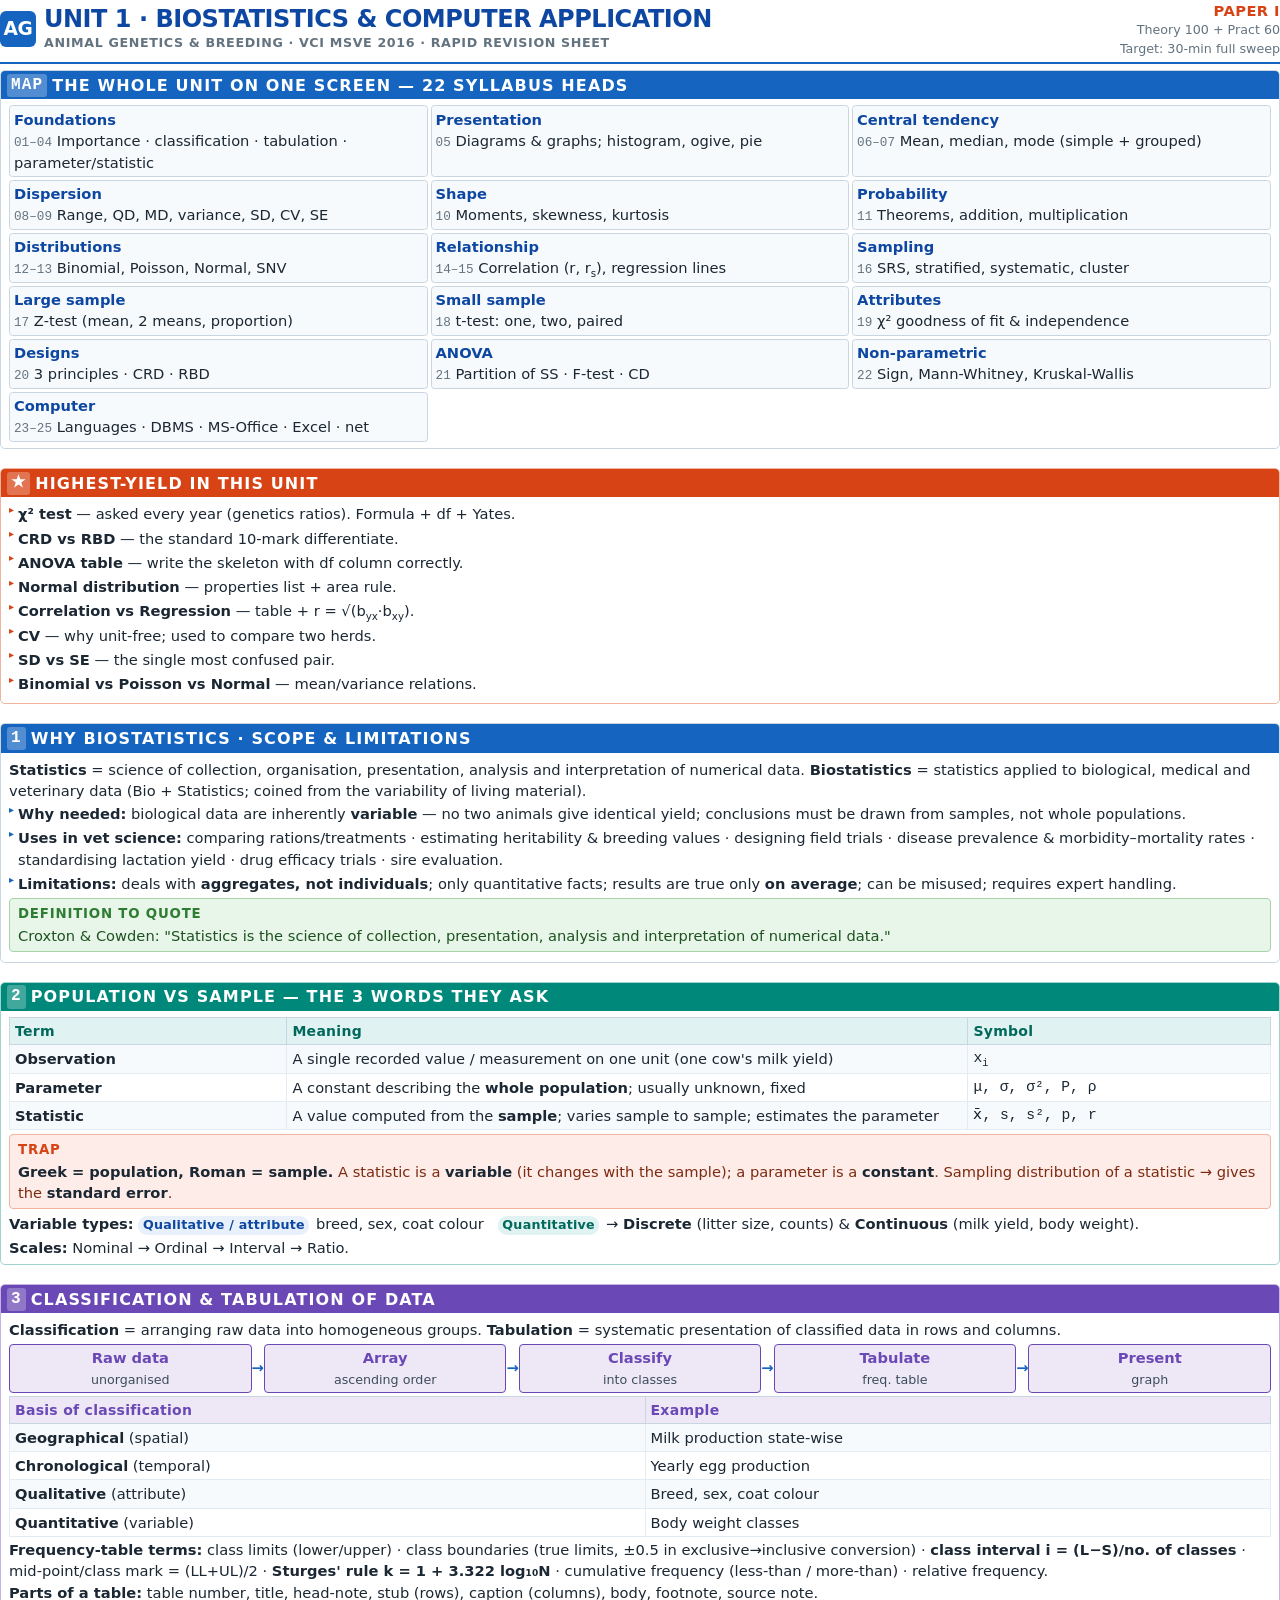
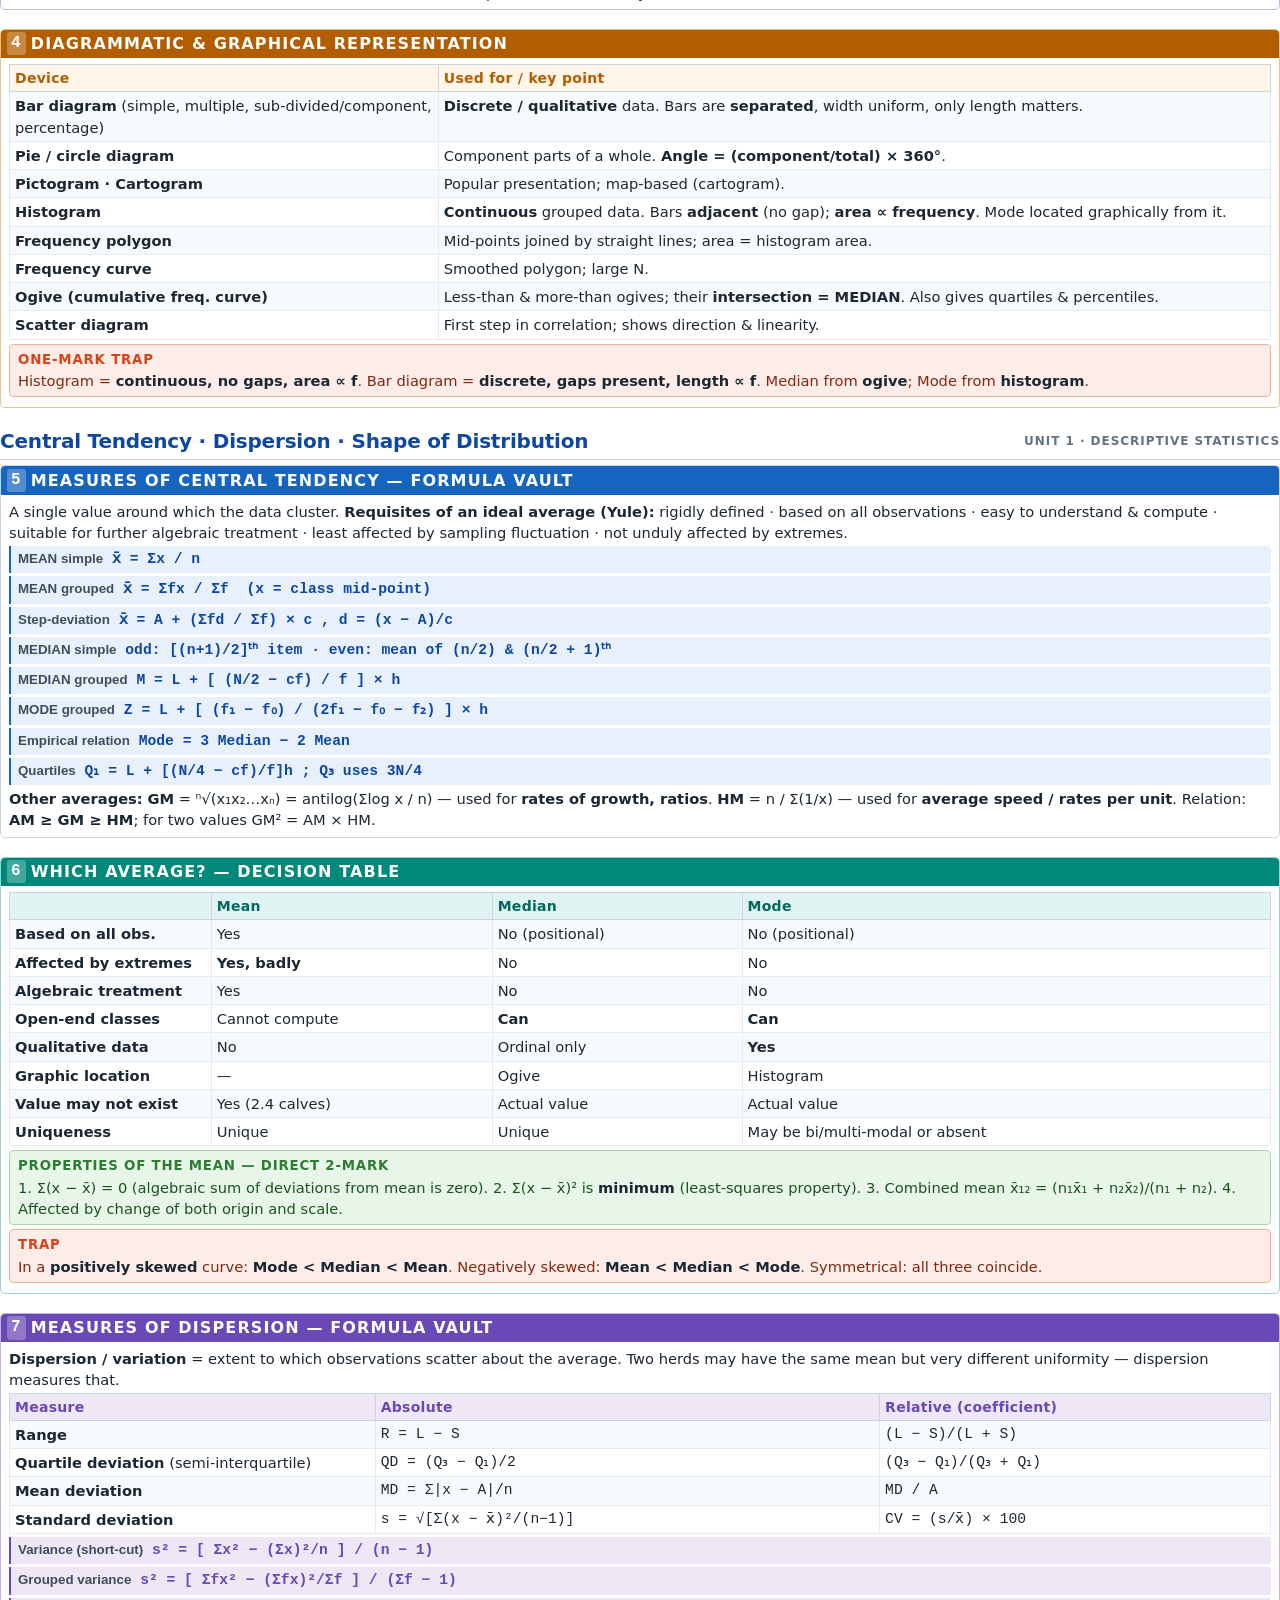
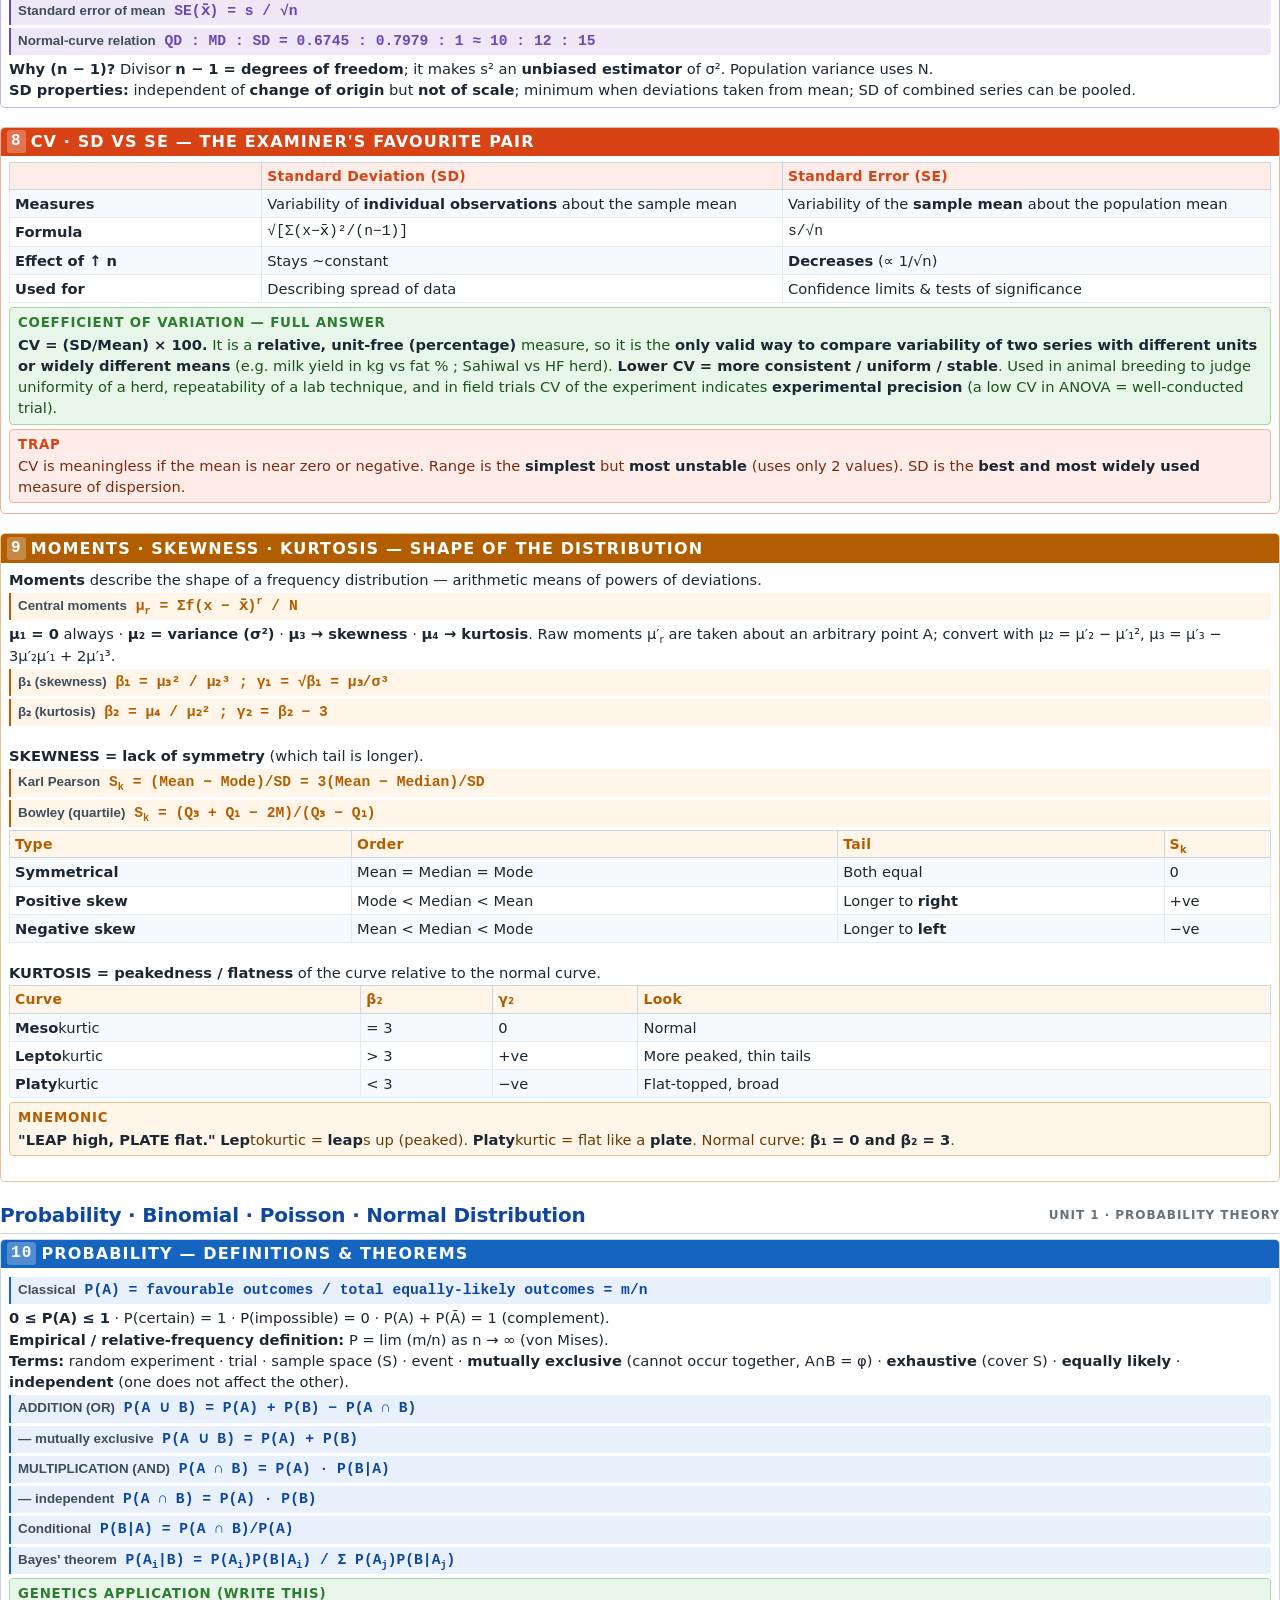
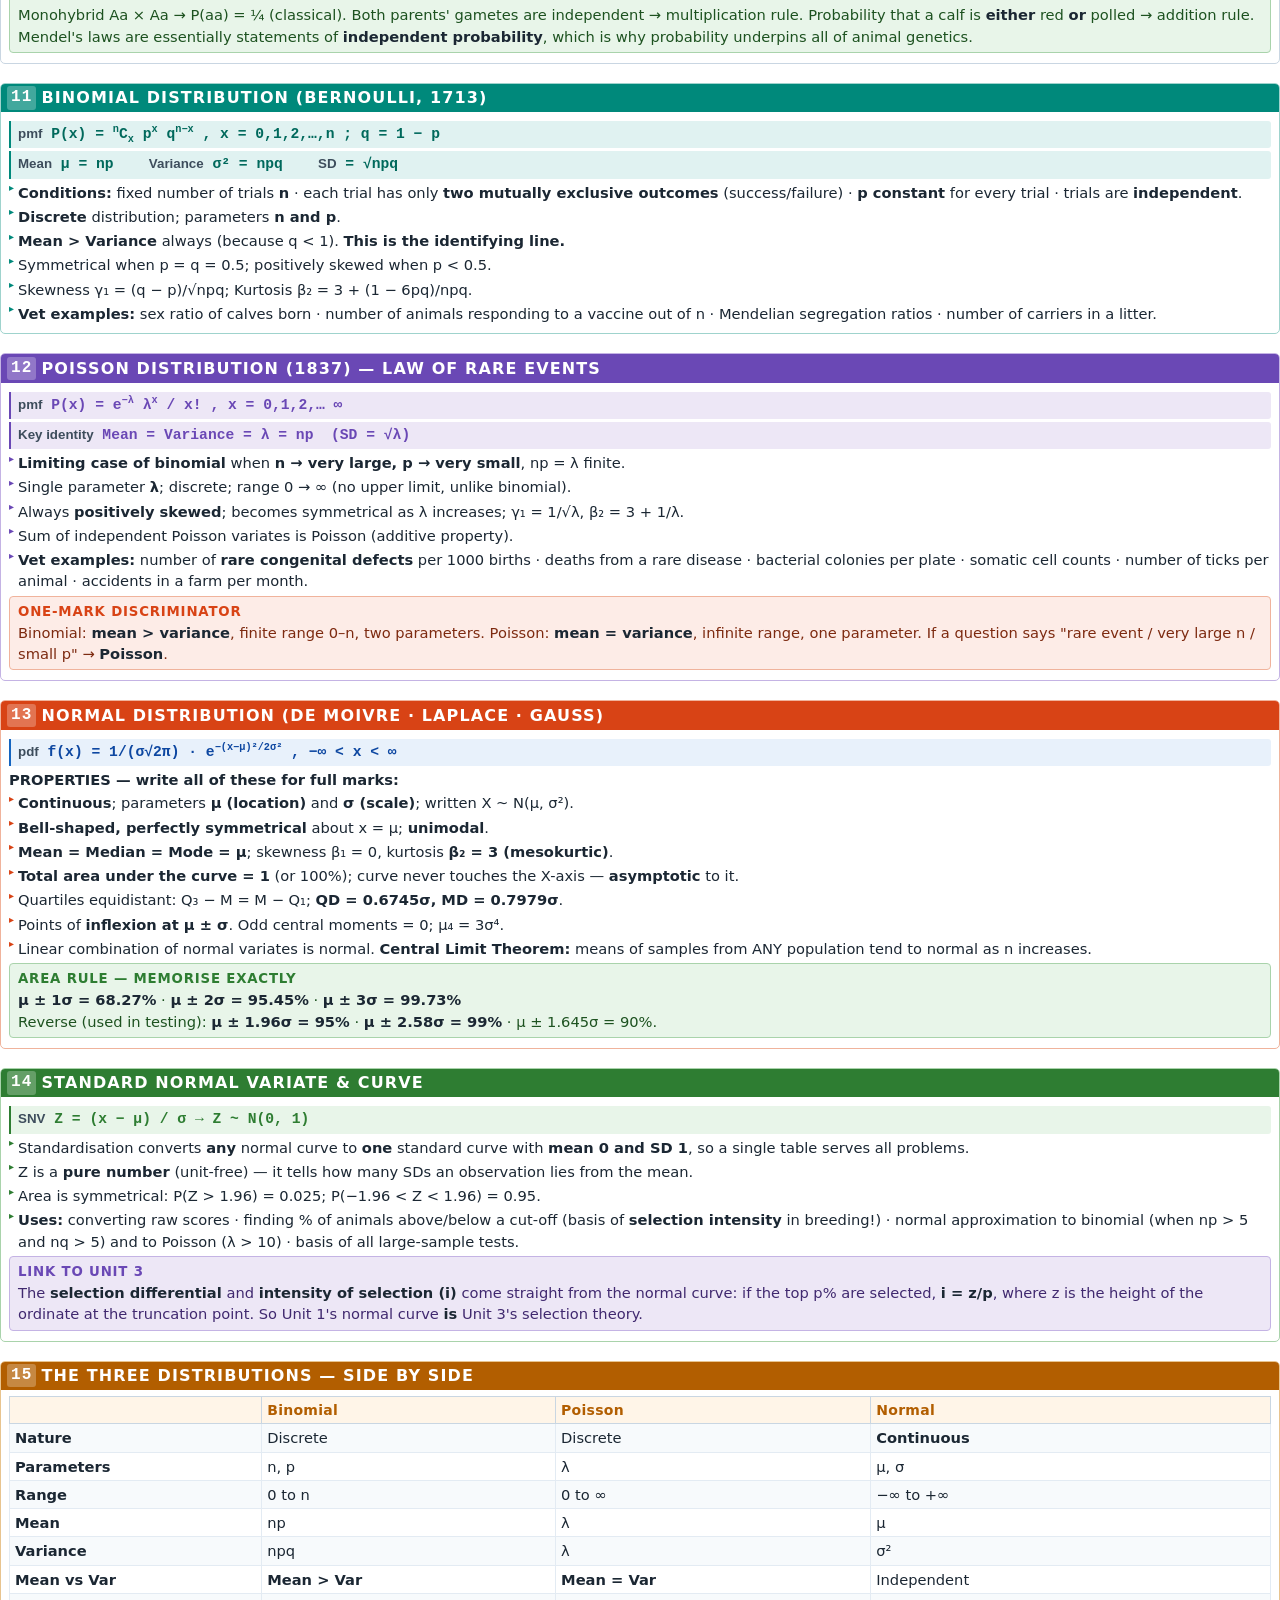
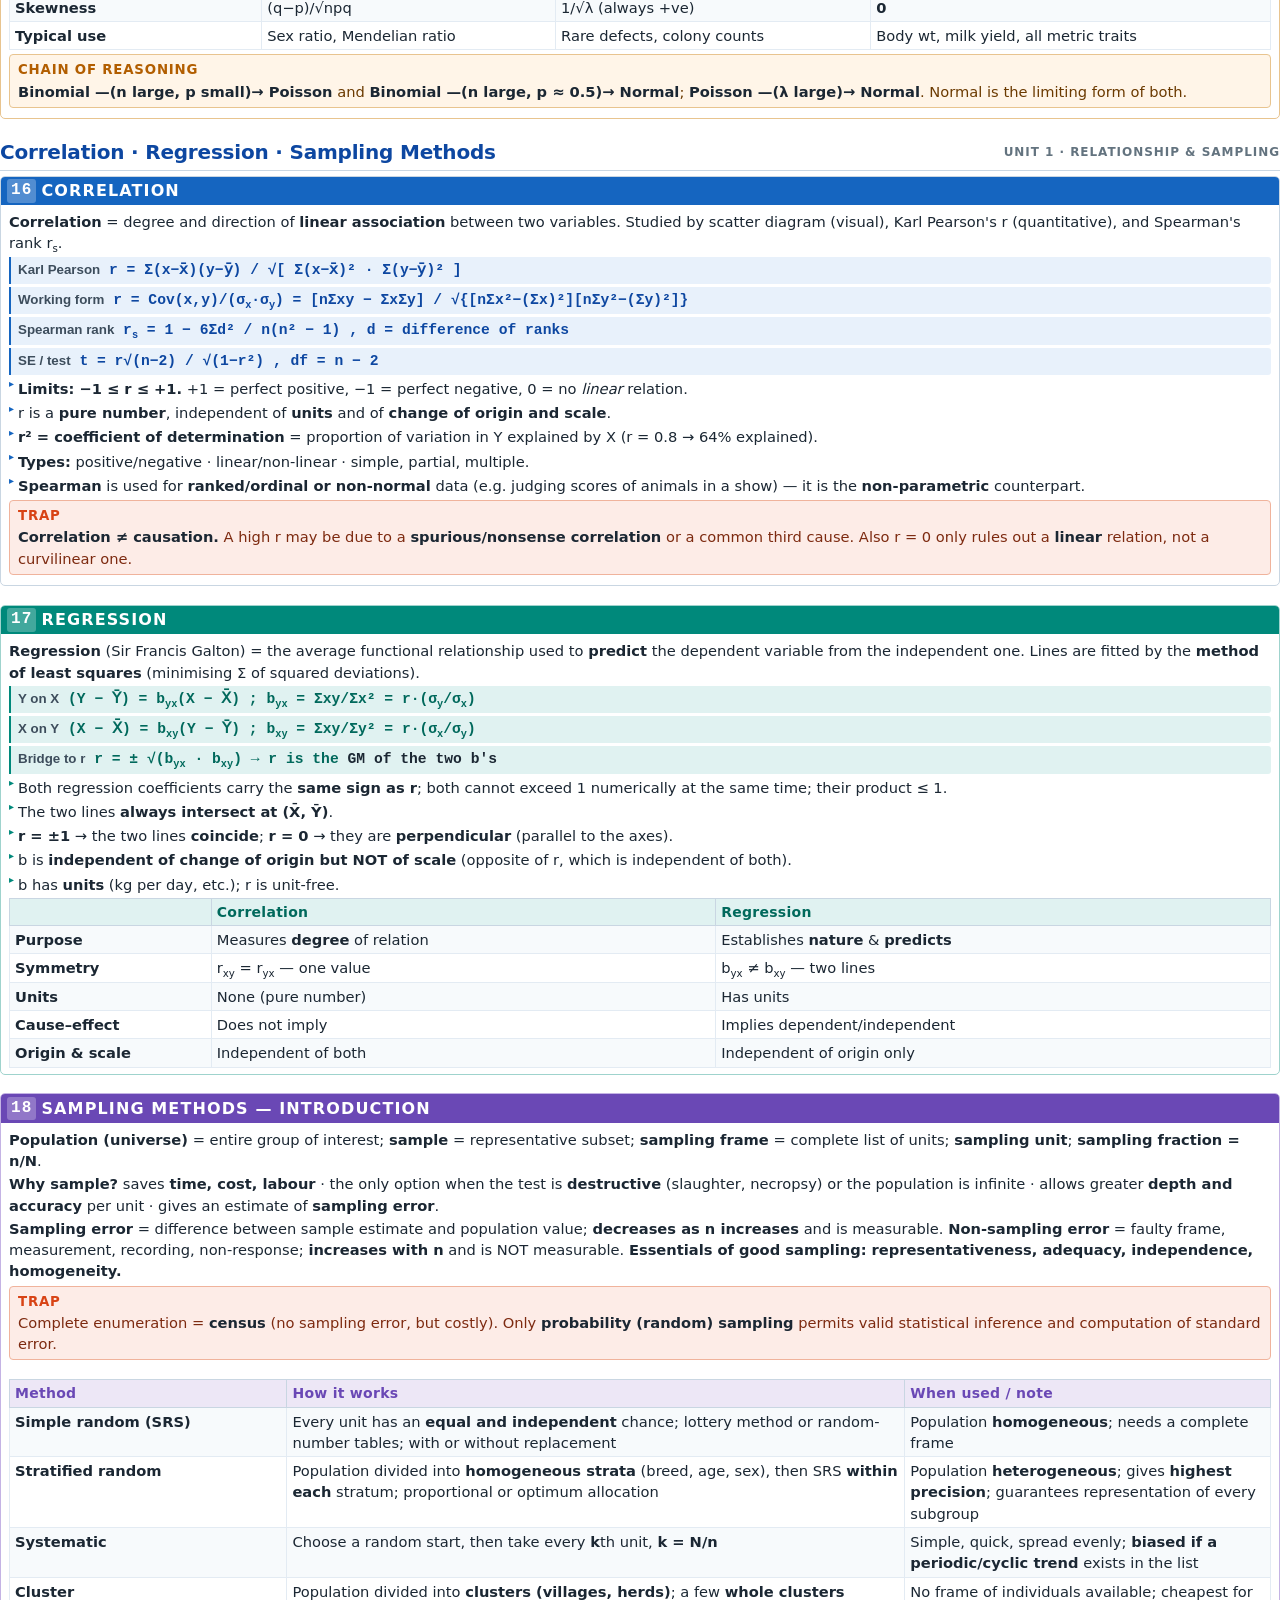
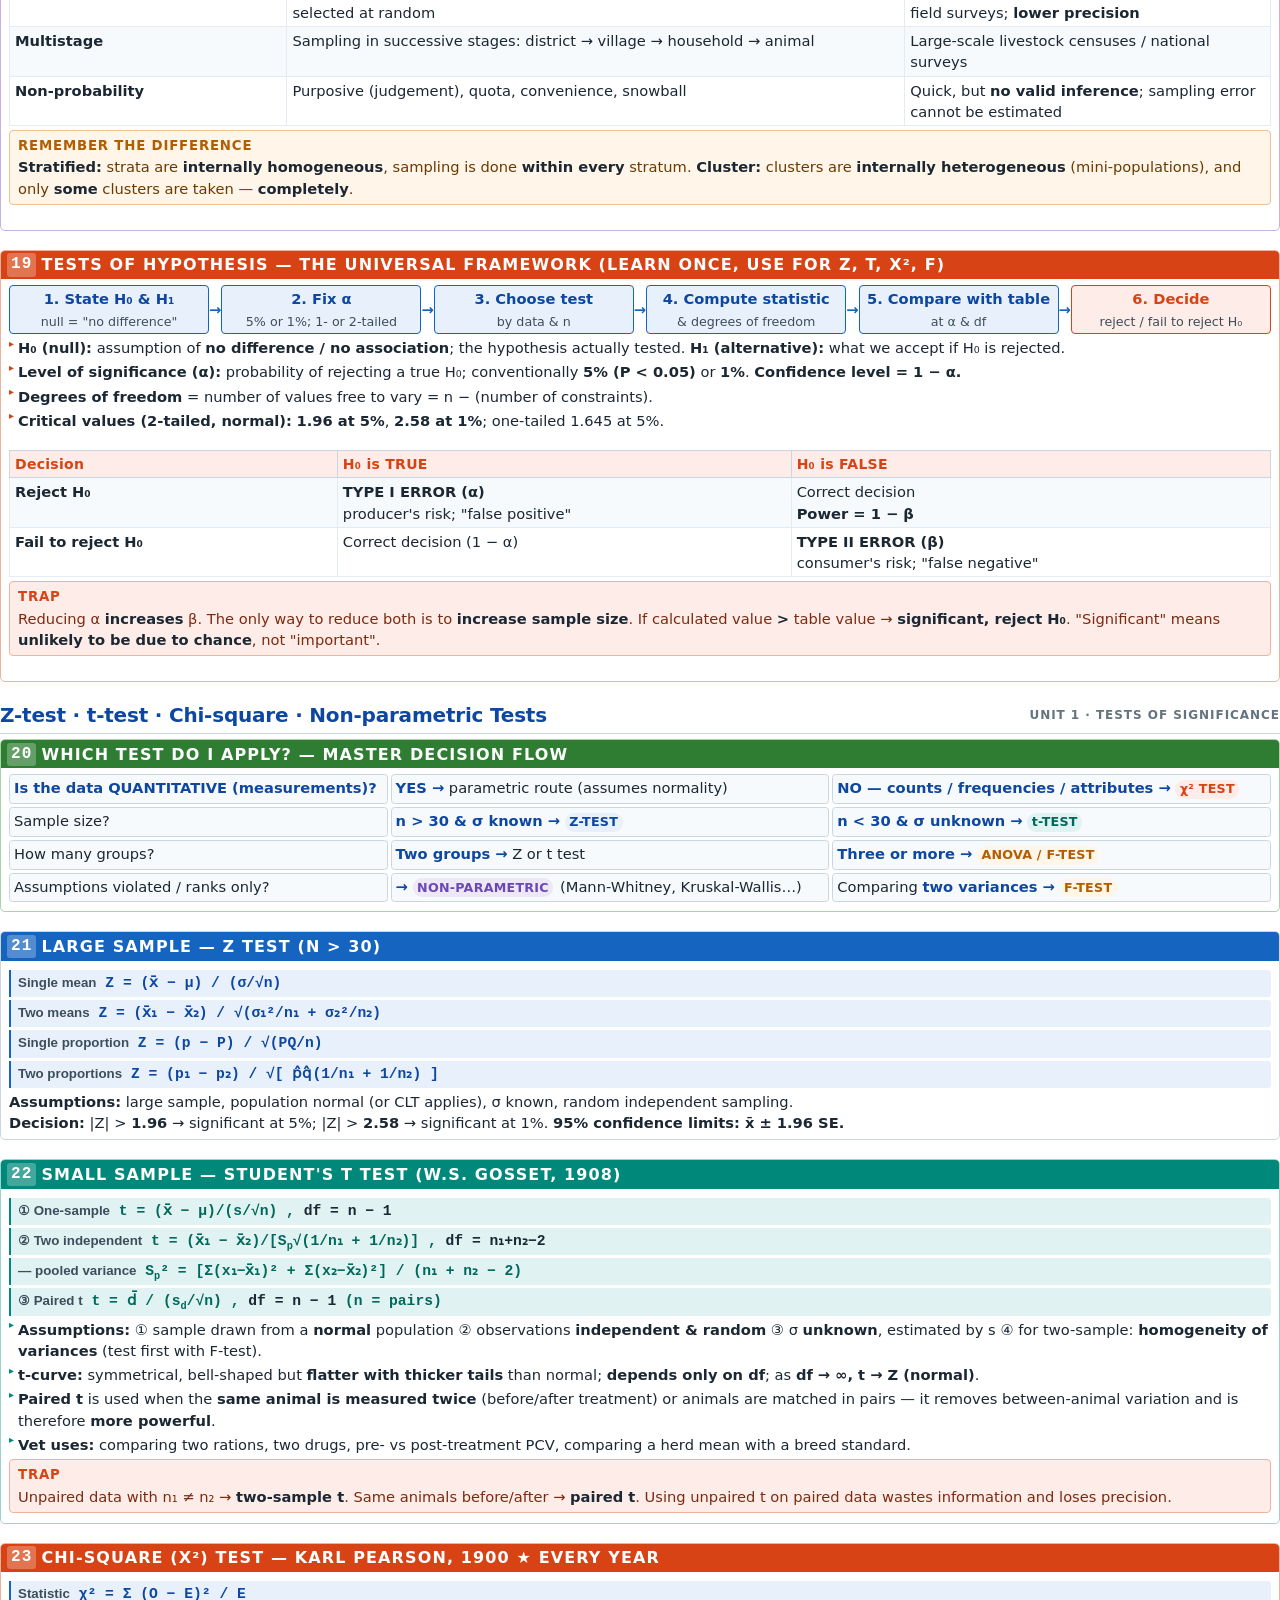
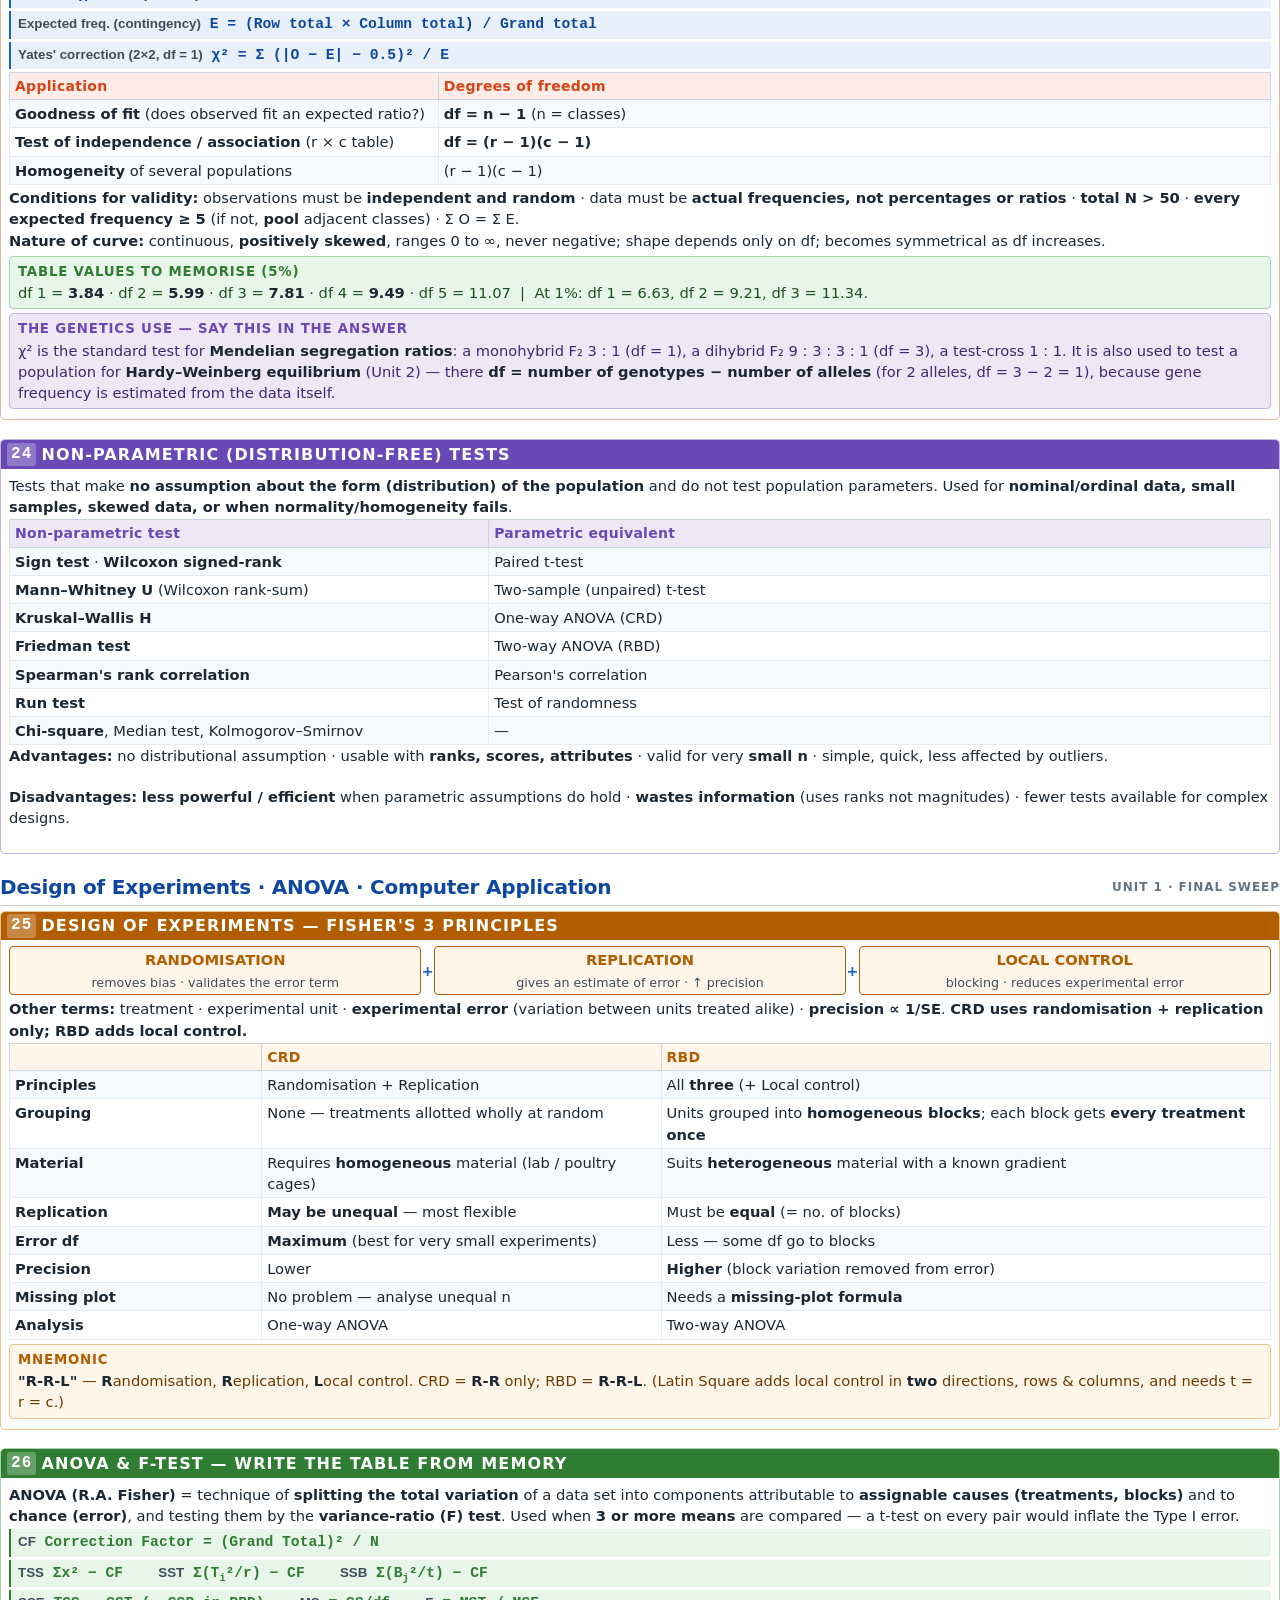
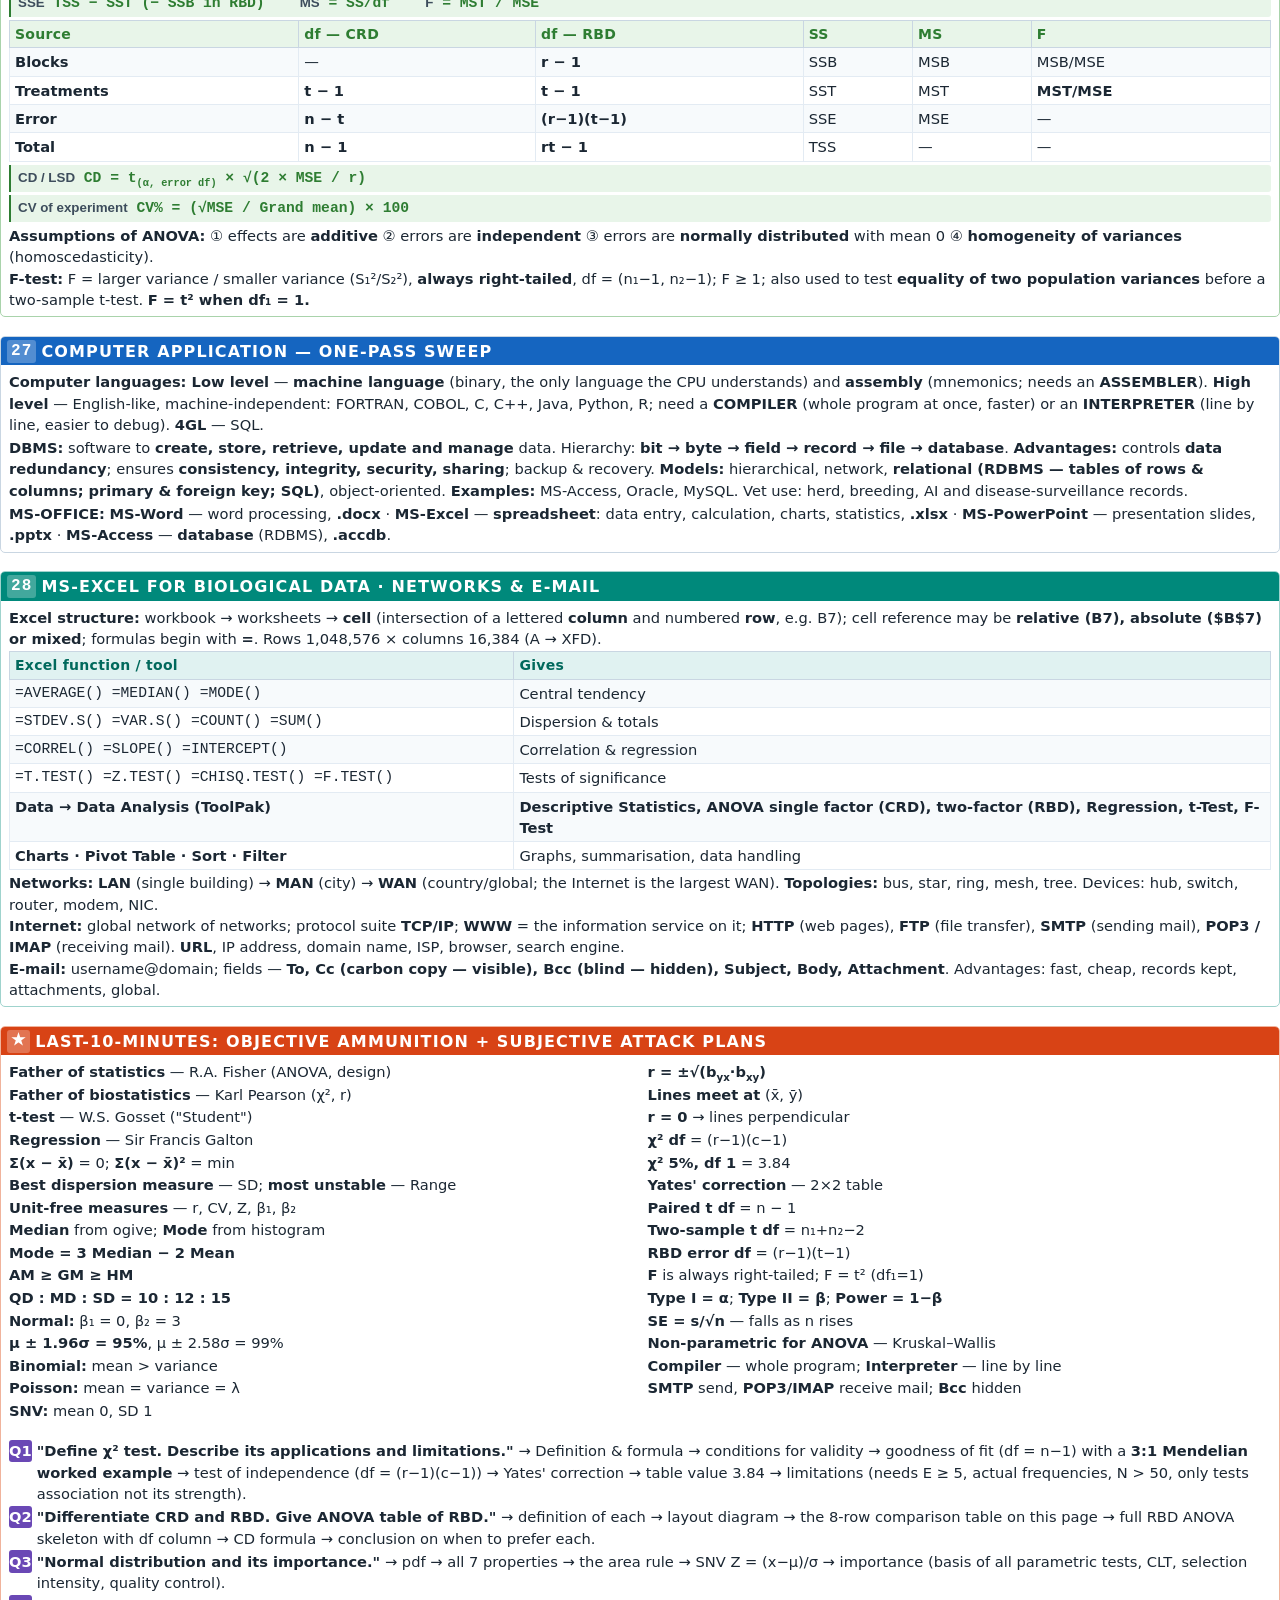
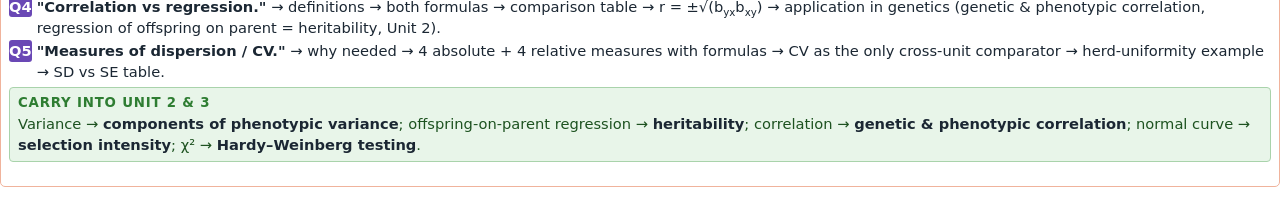
<file: revision/pdf/unit1-rapid-revision-LARGE.html>
<!DOCTYPE html>
<html lang="en">
<head>
<meta charset="utf-8">
<meta name="viewport" content="width=device-width,initial-scale=1">
<title>LARGE PRINT — AGB Unit 1 — Rapid Revision</title>
<style>
/* ============================================================
   AGB RAPID REVISION SHEETS — print-first A4 stylesheet
   Uses the shared IVRI Academic palette (values mirrored from
   assets/css/tokens.css so the sheet prints standalone).
   ============================================================ */

:root{
  --blue:#1565c0; --blue-dark:#0d47a1; --blue-light:#e8f1fb;
  --teal:#00897b; --teal-dark:#00695c; --teal-light:#e0f2f1;
  --purple:#6a48b5; --purple-light:#ede7f6;
  --amber:#b25e00; --amber-light:#fff5e8;
  --coral:#d84315; --coral-light:#fdece7;
  --sage:#2e7d32; --sage-light:#e8f5e9;
  --ink:#1b2733; --ink-2:#3d4d5c; --ink-3:#63737f;
  --line:#c9d6e2; --line-soft:#e3ebf3;
  --surface:#ffffff; --surface-2:#f7fafc; --bg:#eef3f8;
}

*{box-sizing:border-box;}
html,body{margin:0;padding:0;}
body{
  background:var(--bg);
  font-family:"Inter","Segoe UI",system-ui,-apple-system,sans-serif;
  color:var(--ink);
  font-size:8.8pt; line-height:1.28;
  -webkit-print-color-adjust:exact; print-color-adjust:exact;
}
b,strong{font-weight:700;color:var(--ink);}
sub,sup{font-size:.68em;}
.mono{font-family:"JetBrains Mono","Consolas",ui-monospace,monospace;}

/* ---------- PAGE ---------- */
.page{
  width:210mm; min-height:296mm; height:296mm;
  margin:0 auto 6mm; padding:8mm 9mm 7mm;
  background:var(--surface);
  box-shadow:0 2px 14px rgba(21,101,192,.13);
  position:relative; overflow:hidden;
  display:flex; flex-direction:column;
}
.page-no{
  position:absolute; right:9mm; bottom:3.4mm;
  font-size:7.0pt; color:var(--ink-3); letter-spacing:.06em;
  font-family:"JetBrains Mono",monospace;
}
.page-foot{
  position:absolute; left:9mm; bottom:3.4mm;
  font-size:6.8pt; color:var(--ink-3); letter-spacing:.03em;
}

/* ---------- AUTO-FIT WRAPPER ----------
   Each page carries an individually computed scale (--z) so that a full
   page of content fits an A4 sheet exactly, at the largest type that
   still fits. Width is divided by --z first so the block still fills the
   page after zoom. Values are baked in by fit.js -> build.py. */
.pg{
  --z:1;
  width:calc(100% / var(--z));
  transform:scale(var(--z));
  transform-origin:top left;
  flex:0 0 auto;
}

/* ---------- MASTHEAD ---------- */
.masthead{
  display:flex; align-items:center; gap:8px;
  border-bottom:2.4px solid var(--blue);
  padding-bottom:4px; margin-bottom:6px;
}
.mark{
  width:26px;height:26px;border-radius:6px;background:var(--blue);
  color:#fff;font-weight:800;font-size:11.0pt;display:flex;
  align-items:center;justify-content:center;letter-spacing:-.02em;flex:0 0 auto;
}
.mh-t{font-size:12.6pt;font-weight:800;letter-spacing:-.02em;color:var(--blue-dark);line-height:1.05;}
.mh-s{font-size:7.4pt;color:var(--ink-3);letter-spacing:.05em;text-transform:uppercase;font-weight:600;}
.mh-right{margin-left:auto;text-align:right;font-size:7.2pt;color:var(--ink-3);line-height:1.3;}
.mh-right b{display:block;font-size:8.6pt;color:var(--coral);letter-spacing:.03em;}

.runner{
  display:flex;align-items:center;gap:6px;
  border-bottom:1.6px solid var(--line);padding-bottom:3px;margin-bottom:5px;
}
.runner .rn{font-size:10.6pt;font-weight:800;color:var(--blue-dark);letter-spacing:-.01em;}
.runner .rs{font-size:7.2pt;color:var(--ink-3);text-transform:uppercase;letter-spacing:.08em;font-weight:600;margin-left:auto;}

/* ---------- GRID ---------- */
.row{display:flex;gap:4mm;}
.col{flex:1;min-width:0;}
.g2{display:grid;grid-template-columns:1fr 1fr;gap:4mm;}
.g3{display:grid;grid-template-columns:1fr 1fr 1fr;gap:3.2mm;}
.stack{display:flex;flex-direction:column;gap:3.4mm;}
.grow{flex:1;}

/* ---------- BLOCK ---------- */
.blk{border:1px solid var(--line);border-radius:5px;overflow:hidden;background:var(--surface);}
.blk > .bh{
  font-size:8.1pt;font-weight:800;letter-spacing:.07em;text-transform:uppercase;
  padding:2.6px 6px;color:#fff;background:var(--blue);display:flex;align-items:center;gap:5px;
}
.bh .n{
  background:rgba(255,255,255,.26);border-radius:3px;padding:0 4px;font-size:7.4pt;
  font-family:"JetBrains Mono",monospace;
}
.bb{padding:3.8px 5px;}
.blk.teal > .bh{background:var(--teal);}
.blk.purple > .bh{background:var(--purple);}
.blk.amber > .bh{background:var(--amber);}
.blk.coral > .bh{background:var(--coral);}
.blk.sage > .bh{background:var(--sage);}
.blk.teal{border-color:#9fd3cd;} .blk.purple{border-color:#c4b3e4;}
.blk.amber{border-color:#e8c48f;} .blk.coral{border-color:#f0b39c;}
.blk.sage{border-color:#a9d3ab;}

/* ---------- LISTS ---------- */
ul.t{margin:0;padding-left:12px;}
ul.t li{margin:0 0 1.2px;}
ul.t li::marker{color:var(--blue);}
ol.t{margin:0;padding-left:14px;}
ol.t li{margin:0 0 1.6px;}
.dash{margin:0;padding:0;list-style:none;}
.dash li{margin:0 0 1.3px;padding-left:9px;position:relative;}
.dash li::before{content:"▸";position:absolute;left:0;top:-.5px;color:var(--blue);font-size:7.5pt;}
.dash.tealx li::before{color:var(--teal);} .dash.purplex li::before{color:var(--purple);}
.dash.amberx li::before{color:var(--amber);} .dash.coralx li::before{color:var(--coral);}
.dash.sagex li::before{color:var(--sage);}

/* ---------- TABLE ---------- */
table.t{width:100%;border-collapse:collapse;font-size:8.1pt;}
table.t th{
  background:var(--blue-light);color:var(--blue-dark);font-weight:700;
  text-align:left;padding:2px 3.5px;border:1px solid var(--line);font-size:7.7pt;
  letter-spacing:.02em;
}
table.t td{padding:1.8px 3.5px;border:1px solid var(--line-soft);vertical-align:top;}
table.t tr:nth-child(even) td{background:var(--surface-2);}
table.t.teal th{background:var(--teal-light);color:var(--teal-dark);}
table.t.purple th{background:var(--purple-light);color:var(--purple);}
table.t.amber th{background:var(--amber-light);color:var(--amber);}
table.t.sage th{background:var(--sage-light);color:var(--sage);}
table.t.coral th{background:var(--coral-light);color:var(--coral);}
table.t.tight td,table.t.tight th{padding:1.6px 3px;font-size:7.7pt;}

/* ---------- FORMULA ---------- */
.fx{
  font-family:"JetBrains Mono",monospace;font-size:8.2pt;
  background:var(--blue-light);border-left:2.6px solid var(--blue);
  padding:2px 5px;border-radius:0 3px 3px 0;margin:1.7px 0;display:block;
  color:var(--blue-dark);font-weight:600;
}
.fx.teal{background:var(--teal-light);border-color:var(--teal);color:var(--teal-dark);}
.fx.purple{background:var(--purple-light);border-color:var(--purple);color:var(--purple);}
.fx.amber{background:var(--amber-light);border-color:var(--amber);color:var(--amber);}
.fx.sage{background:var(--sage-light);border-color:var(--sage);color:var(--sage);}
.fx .lbl{font-family:"Inter",sans-serif;font-weight:700;color:var(--ink-2);font-size:7.4pt;}

/* ---------- CHIPS / TAGS ---------- */
.chip{
  display:inline-block;padding:.4px 4.5px;border-radius:9px;font-size:7.0pt;font-weight:700;
  background:var(--blue-light);color:var(--blue-dark);letter-spacing:.02em;margin:0 2px 2px 0;
}
.chip.t{background:var(--teal-light);color:var(--teal-dark);}
.chip.p{background:var(--purple-light);color:var(--purple);}
.chip.a{background:var(--amber-light);color:var(--amber);}
.chip.c{background:var(--coral-light);color:var(--coral);}
.chip.s{background:var(--sage-light);color:var(--sage);}

/* ---------- CALLOUTS ---------- */
.call{border-radius:4px;padding:2.9px 5px;font-size:7.9pt;margin:2px 0;border:1px solid;}
.call .ct{font-weight:800;font-size:7.4pt;letter-spacing:.06em;text-transform:uppercase;display:block;margin-bottom:1px;}
.call.trap{background:var(--coral-light);border-color:#f0b39c;color:#7d2a10;}
.call.trap .ct{color:var(--coral);}
.call.mnem{background:var(--amber-light);border-color:#e8c48f;color:#6b3a00;}
.call.mnem .ct{color:var(--amber);}
.call.gold{background:var(--sage-light);border-color:#a9d3ab;color:#1d5220;}
.call.gold .ct{color:var(--sage);}
.call.why{background:var(--purple-light);border-color:#c4b3e4;color:#40296f;}
.call.why .ct{color:var(--purple);}

/* ---------- FLOW / DIAGRAM ---------- */
.flow{display:flex;align-items:stretch;gap:0;font-size:7.6pt;}
.node{
  flex:1;border:1.2px solid var(--blue);border-radius:4px;padding:2.2px 4px;
  background:var(--blue-light);text-align:center;line-height:1.2;
}
.node b{display:block;font-size:7.9pt;color:var(--blue-dark);}
.node small{color:var(--ink-2);font-size:6.9pt;}
.arw{flex:0 0 12px;display:flex;align-items:center;justify-content:center;color:var(--blue);font-weight:800;font-size:9.0pt;}
.node.t{border-color:var(--teal);background:var(--teal-light);} .node.t b{color:var(--teal-dark);}
.node.p{border-color:var(--purple);background:var(--purple-light);} .node.p b{color:var(--purple);}
.node.a{border-color:var(--amber);background:var(--amber-light);} .node.a b{color:var(--amber);}
.node.s{border-color:var(--sage);background:var(--sage-light);} .node.s b{color:var(--sage);}
.node.c{border-color:var(--coral);background:var(--coral-light);} .node.c b{color:var(--coral);}

/* tree */
.tree{font-size:7.7pt;line-height:1.3;}
.tree .lvl{display:flex;gap:3px;margin-bottom:3px;}
.tree .box{
  flex:1;border:1px solid var(--line);border-radius:3.5px;padding:2px 4px;background:var(--surface-2);
}
.tree .box b{color:var(--blue-dark);}

/* key-value strip */
.kv{display:grid;grid-template-columns:auto 1fr;gap:1.5px 6px;font-size:8.0pt;}
.kv dt{font-weight:700;color:var(--blue-dark);white-space:nowrap;}
.kv dd{margin:0;color:var(--ink-2);}

/* numbered map */
.map{display:grid;grid-template-columns:repeat(4,1fr);gap:2.6px;font-size:7.4pt;}
.map .m{
  border:1px solid var(--line);border-radius:3.5px;padding:2.4px 4px;background:var(--surface-2);
  line-height:1.22;
}
.map .m b{display:block;color:var(--blue-dark);font-size:7.7pt;}
.map .m span{color:var(--ink-3);font-size:6.7pt;font-family:"JetBrains Mono",monospace;}

/* rapid-fire two column list */
.rf{column-count:2;column-gap:5mm;font-size:7.9pt;}
.rf p{margin:0 0 1.4px;break-inside:avoid;}
.rf b{color:var(--blue-dark);}
.rf3{column-count:3;column-gap:4mm;font-size:7.7pt;}
.rf3 p{margin:0 0 1.3px;break-inside:avoid;}

/* answer skeleton */
.skel{font-size:7.9pt;}
.skel .s{display:flex;gap:5px;margin-bottom:1.6px;align-items:baseline;}
.skel .s i{
  flex:0 0 15px;font-style:normal;font-weight:800;color:#fff;background:var(--purple);
  border-radius:3px;text-align:center;font-size:6.9pt;padding:.5px 0;
}
.hl{background:#fff3b0;padding:0 1px;border-radius:2px;font-weight:600;}
.u{border-bottom:1.4px solid var(--amber);padding-bottom:.5px;font-weight:700;}

/* ---------- PRINT ---------- */
@page{size:A4 portrait;margin:0;}
@media print{
  body{background:#fff;}
  .page{margin:0;box-shadow:none;page-break-after:always;break-after:page;}
  .page:last-child{page-break-after:auto;break-after:auto;}
  .noprint{display:none !important;}
}
.toolbar{
  max-width:210mm;margin:8px auto 0;display:flex;gap:8px;align-items:center;
  font-size:8.5pt;color:var(--ink-2);
}
.toolbar button{
  font:inherit;font-weight:700;background:var(--blue);color:#fff;border:0;
  padding:6px 14px;border-radius:6px;cursor:pointer;
}
.toolbar a{color:var(--blue);font-weight:700;text-decoration:none;}

/* ===== LARGE PRINT: free-flowing pages ===== */
@page{size:A4 portrait;margin:12mm 11mm 13mm;}
html,body{background:#fff !important;}
body{line-height:1.42 !important;}
.toolbar,.page-no,.page-foot{display:none !important;}
.page{width:auto !important;height:auto !important;min-height:0 !important;
  margin:0 0 5mm !important;padding:0 !important;box-shadow:none !important;
  overflow:visible !important;display:block !important;
  page-break-after:auto !important;break-after:auto !important;}
.pg{width:auto !important;transform:none !important;}
/* every unit block starts cleanly; keep small items whole */
.blk{margin-bottom:5mm;}
.g2,.g3,.row{margin-bottom:0 !important;margin-top:0 !important;}
.bh{break-after:avoid;page-break-after:avoid;}
tr,.fx,.call,.node,.map .m,.box,.skel .s,.rf p,.rf3 p,li{break-inside:avoid;page-break-inside:avoid;}
.map{grid-template-columns:repeat(3,1fr) !important;}
/* single full-width column: nothing gets squeezed or clipped */
.g2,.g3,.row{display:block !important;}
.g2>*,.g3>*,.row>*,.col{margin-bottom:5mm !important;width:auto !important;}
.row .col>.blk,.row>.col{margin-bottom:4mm;}
/* uniform comfortable sizes */
.pg,.pg *{font-size:11.0pt !important;line-height:1.45 !important;}
.pg sub,.pg sup{font-size:.7em !important;line-height:0 !important;}
.mh-t{font-size:18.0pt !important;line-height:1.2 !important;}
.mh-s,.mh-right{font-size:9.5pt !important;}
.runner .rn{font-size:15.0pt !important;}
.runner .rs{font-size:9.0pt !important;}
.bh,.bh *{font-size:12.0pt !important;}
table.t th{font-size:10.5pt !important;}
.fx,.fx *{font-size:11.0pt !important;}
.fx .lbl,.call .ct{font-size:10.0pt !important;}
.chip,.node small,.map .m span{font-size:9.5pt !important;}
.mark{font-size:14.0pt !important;width:36px !important;height:36px !important;}
.rf3{column-count:2 !important;}
.flow{flex-wrap:wrap;row-gap:4px;}
.masthead,.runner{break-after:avoid;}
.runner{margin-top:3mm;}
table.t td,table.t th{padding:3px 5px !important;}
.bb{padding:6px 8px !important;}
.fx{padding:3px 7px !important;margin:3px 0 !important;}
.call{padding:5px 8px !important;margin:4px 0 !important;}
.dash li,ul.t li,ol.t li{margin-bottom:3px !important;}

</style>
</head>
<body>

<div class="toolbar noprint">
  <button onclick="window.print()">🖨 Print / Save as PDF</button>
  <span>A4 · 6 pages · set margins to <b>None</b> and enable <b>Background graphics</b></span>
  <a href="index.html">← All units</a>
</div>

<!-- ==================== PAGE 1 ==================== -->
<section class="page">
  <div class="pg" style="--z:1">
  <div class="masthead">
    <div class="mark">AG</div>
    <div>
      <div class="mh-t">UNIT 1 · BIOSTATISTICS &amp; COMPUTER APPLICATION</div>
      <div class="mh-s">Animal Genetics &amp; Breeding · VCI MSVE 2016 · Rapid Revision Sheet</div>
    </div>
    <div class="mh-right"><b>PAPER I</b>Theory 100 + Pract 60<br>Target: 30-min full sweep</div>
  </div>

  <div class="row" style="gap:4mm;">
    <div class="col" style="flex:1.45;">
      <div class="blk">
        <div class="bh"><span class="n">MAP</span> THE WHOLE UNIT ON ONE SCREEN — 22 SYLLABUS HEADS</div>
        <div class="bb">
          <div class="map">
            <div class="m"><b>Foundations</b><span>01–04</span> Importance · classification · tabulation · parameter/statistic</div>
            <div class="m"><b>Presentation</b><span>05</span> Diagrams &amp; graphs; histogram, ogive, pie</div>
            <div class="m"><b>Central tendency</b><span>06–07</span> Mean, median, mode (simple + grouped)</div>
            <div class="m"><b>Dispersion</b><span>08–09</span> Range, QD, MD, variance, SD, CV, SE</div>
            <div class="m"><b>Shape</b><span>10</span> Moments, skewness, kurtosis</div>
            <div class="m"><b>Probability</b><span>11</span> Theorems, addition, multiplication</div>
            <div class="m"><b>Distributions</b><span>12–13</span> Binomial, Poisson, Normal, SNV</div>
            <div class="m"><b>Relationship</b><span>14–15</span> Correlation (r, r<sub>s</sub>), regression lines</div>
            <div class="m"><b>Sampling</b><span>16</span> SRS, stratified, systematic, cluster</div>
            <div class="m"><b>Large sample</b><span>17</span> Z-test (mean, 2 means, proportion)</div>
            <div class="m"><b>Small sample</b><span>18</span> t-test: one, two, paired</div>
            <div class="m"><b>Attributes</b><span>19</span> χ² goodness of fit &amp; independence</div>
            <div class="m"><b>Designs</b><span>20</span> 3 principles · CRD · RBD</div>
            <div class="m"><b>ANOVA</b><span>21</span> Partition of SS · F-test · CD</div>
            <div class="m"><b>Non-parametric</b><span>22</span> Sign, Mann-Whitney, Kruskal-Wallis</div>
            <div class="m"><b>Computer</b><span>23–25</span> Languages · DBMS · MS-Office · Excel · net</div>
          </div>
        </div>
      </div>
    </div>
    <div class="col" style="flex:1;">
      <div class="blk coral">
        <div class="bh"><span class="n">★</span> HIGHEST-YIELD IN THIS UNIT</div>
        <div class="bb">
          <ul class="dash coralx" style="font-size:7.9pt;">
            <li><b>χ² test</b> — asked every year (genetics ratios). Formula + df + Yates.</li>
            <li><b>CRD vs RBD</b> — the standard 10-mark differentiate.</li>
            <li><b>ANOVA table</b> — write the skeleton with df column correctly.</li>
            <li><b>Normal distribution</b> — properties list + area rule.</li>
            <li><b>Correlation vs Regression</b> — table + r = √(b<sub>yx</sub>·b<sub>xy</sub>).</li>
            <li><b>CV</b> — why unit-free; used to compare two herds.</li>
            <li><b>SD vs SE</b> — the single most confused pair.</li>
            <li><b>Binomial vs Poisson vs Normal</b> — mean/variance relations.</li>
          </ul>
        </div>
      </div>
    </div>
  </div>

  <div class="g2" style="margin-top:3.4mm;">
    <div class="blk">
      <div class="bh"><span class="n">1</span> WHY BIOSTATISTICS · SCOPE &amp; LIMITATIONS</div>
      <div class="bb">
        <p style="margin:0 0 2px;"><b>Statistics</b> = science of collection, organisation, presentation, analysis and interpretation of numerical data. <b>Biostatistics</b> = statistics applied to biological, medical and veterinary data (Bio + Statistics; coined from the variability of living material).</p>
        <ul class="dash" style="font-size:7.9pt;">
          <li><b>Why needed:</b> biological data are inherently <b>variable</b> — no two animals give identical yield; conclusions must be drawn from samples, not whole populations.</li>
          <li><b>Uses in vet science:</b> comparing rations/treatments · estimating heritability &amp; breeding values · designing field trials · disease prevalence &amp; morbidity–mortality rates · standardising lactation yield · drug efficacy trials · sire evaluation.</li>
          <li><b>Limitations:</b> deals with <b>aggregates, not individuals</b>; only quantitative facts; results are true only <b>on average</b>; can be misused; requires expert handling.</li>
        </ul>
        <div class="call gold"><span class="ct">Definition to quote</span>Croxton &amp; Cowden: "Statistics is the science of collection, presentation, analysis and interpretation of numerical data."</div>
      </div>
    </div>

    <div class="blk teal">
      <div class="bh"><span class="n">2</span> POPULATION vs SAMPLE — THE 3 WORDS THEY ASK</div>
      <div class="bb">
        <table class="t teal tight">
          <tr><th style="width:22%;">Term</th><th>Meaning</th><th style="width:24%;">Symbol</th></tr>
          <tr><td><b>Observation</b></td><td>A single recorded value / measurement on one unit (one cow's milk yield)</td><td class="mono">x<sub>i</sub></td></tr>
          <tr><td><b>Parameter</b></td><td>A constant describing the <b>whole population</b>; usually unknown, fixed</td><td class="mono">μ, σ, σ², P, ρ</td></tr>
          <tr><td><b>Statistic</b></td><td>A value computed from the <b>sample</b>; varies sample to sample; estimates the parameter</td><td class="mono">x̄, s, s², p, r</td></tr>
        </table>
        <div class="call trap"><span class="ct">Trap</span><b>Greek = population, Roman = sample.</b> A statistic is a <b>variable</b> (it changes with the sample); a parameter is a <b>constant</b>. Sampling distribution of a statistic → gives the <b>standard error</b>.</div>
        <p style="margin:2px 0 0;"><b>Variable types:</b> <span class="chip">Qualitative / attribute</span> breed, sex, coat colour &nbsp; <span class="chip t">Quantitative</span> → <b>Discrete</b> (litter size, counts) &amp; <b>Continuous</b> (milk yield, body weight).<br><b>Scales:</b> Nominal → Ordinal → Interval → Ratio.</p>
      </div>
    </div>
  </div>

  <div class="g2" style="margin-top:3.4mm;">
    <div class="blk purple">
      <div class="bh"><span class="n">3</span> CLASSIFICATION &amp; TABULATION OF DATA</div>
      <div class="bb">
        <p style="margin:0 0 2px;"><b>Classification</b> = arranging raw data into homogeneous groups. <b>Tabulation</b> = systematic presentation of classified data in rows and columns.</p>
        <div class="flow" style="margin:3px 0;">
          <div class="node p"><b>Raw data</b><small>unorganised</small></div><div class="arw">→</div>
          <div class="node p"><b>Array</b><small>ascending order</small></div><div class="arw">→</div>
          <div class="node p"><b>Classify</b><small>into classes</small></div><div class="arw">→</div>
          <div class="node p"><b>Tabulate</b><small>freq. table</small></div><div class="arw">→</div>
          <div class="node p"><b>Present</b><small>graph</small></div>
        </div>
        <table class="t purple tight">
          <tr><th>Basis of classification</th><th>Example</th></tr>
          <tr><td><b>Geographical</b> (spatial)</td><td>Milk production state-wise</td></tr>
          <tr><td><b>Chronological</b> (temporal)</td><td>Yearly egg production</td></tr>
          <tr><td><b>Qualitative</b> (attribute)</td><td>Breed, sex, coat colour</td></tr>
          <tr><td><b>Quantitative</b> (variable)</td><td>Body weight classes</td></tr>
        </table>
        <p style="margin:2px 0 0;font-size:7.8pt;"><b>Frequency-table terms:</b> class limits (lower/upper) · class boundaries (true limits, ±0.5 in exclusive→inclusive conversion) · <b>class interval i = (L−S)/no. of classes</b> · mid-point/class mark = (LL+UL)/2 · <b>Sturges' rule k = 1 + 3.322 log₁₀N</b> · cumulative frequency (less-than / more-than) · relative frequency.<br><b>Parts of a table:</b> table number, title, head-note, stub (rows), caption (columns), body, footnote, source note.</p>
      </div>
    </div>

    <div class="blk amber">
      <div class="bh"><span class="n">4</span> DIAGRAMMATIC &amp; GRAPHICAL REPRESENTATION</div>
      <div class="bb">
        <table class="t amber tight">
          <tr><th style="width:34%;">Device</th><th>Used for / key point</th></tr>
          <tr><td><b>Bar diagram</b> (simple, multiple, sub-divided/component, percentage)</td><td><b>Discrete / qualitative</b> data. Bars are <b>separated</b>, width uniform, only length matters.</td></tr>
          <tr><td><b>Pie / circle diagram</b></td><td>Component parts of a whole. <b>Angle = (component/total) × 360°</b>.</td></tr>
          <tr><td><b>Pictogram · Cartogram</b></td><td>Popular presentation; map-based (cartogram).</td></tr>
          <tr><td><b>Histogram</b></td><td><b>Continuous</b> grouped data. Bars <b>adjacent</b> (no gap); <b>area ∝ frequency</b>. Mode located graphically from it.</td></tr>
          <tr><td><b>Frequency polygon</b></td><td>Mid-points joined by straight lines; area = histogram area.</td></tr>
          <tr><td><b>Frequency curve</b></td><td>Smoothed polygon; large N.</td></tr>
          <tr><td><b>Ogive (cumulative freq. curve)</b></td><td>Less-than &amp; more-than ogives; their <b>intersection = MEDIAN</b>. Also gives quartiles &amp; percentiles.</td></tr>
          <tr><td><b>Scatter diagram</b></td><td>First step in correlation; shows direction &amp; linearity.</td></tr>
        </table>
        <div class="call trap"><span class="ct">One-mark trap</span>Histogram = <b>continuous, no gaps, area ∝ f</b>. Bar diagram = <b>discrete, gaps present, length ∝ f</b>. Median from <b>ogive</b>; Mode from <b>histogram</b>.</div>
      </div>
    </div>
  </div>

  </div>


  <div class="page-foot">Animal Genetics &amp; Breeding Studio · Rapid Revision · Unit 1</div>
  <div class="page-no">PAGE 1 / 6</div>
</section>

<!-- ==================== PAGE 2 ==================== -->
<section class="page">
  <div class="pg" style="--z:0.994">
  <div class="runner"><span class="rn">Central Tendency · Dispersion · Shape of Distribution</span><span class="rs">Unit 1 · Descriptive Statistics</span></div>

  <div class="g2">
    <div class="blk">
      <div class="bh"><span class="n">5</span> MEASURES OF CENTRAL TENDENCY — FORMULA VAULT</div>
      <div class="bb">
        <p style="margin:0 0 2px;font-size:7.9pt;">A single value around which the data cluster. <b>Requisites of an ideal average (Yule):</b> rigidly defined · based on all observations · easy to understand &amp; compute · suitable for further algebraic treatment · least affected by sampling fluctuation · not unduly affected by extremes.</p>
        <span class="fx"><span class="lbl">MEAN simple</span> x̄ = Σx / n</span>
        <span class="fx"><span class="lbl">MEAN grouped</span> x̄ = Σfx / Σf  &nbsp;(x = class mid-point)</span>
        <span class="fx"><span class="lbl">Step-deviation</span> x̄ = A + (Σfd / Σf) × c ,  d = (x − A)/c</span>
        <span class="fx"><span class="lbl">MEDIAN simple</span> odd: [(n+1)/2]ᵗʰ item · even: mean of (n/2) &amp; (n/2 + 1)ᵗʰ</span>
        <span class="fx"><span class="lbl">MEDIAN grouped</span> M = L + [ (N/2 − cf) / f ] × h</span>
        <span class="fx"><span class="lbl">MODE grouped</span> Z = L + [ (f₁ − f₀) / (2f₁ − f₀ − f₂) ] × h</span>
        <span class="fx"><span class="lbl">Empirical relation</span> Mode = 3 Median − 2 Mean</span>
        <span class="fx"><span class="lbl">Quartiles</span> Q₁ = L + [(N/4 − cf)/f]h ; Q₃ uses 3N/4</span>
        <p style="margin:2px 0 0;font-size:7.8pt;"><b>Other averages:</b> <b>GM</b> = ⁿ√(x₁x₂…xₙ) = antilog(Σlog x / n) — used for <b>rates of growth, ratios</b>. <b>HM</b> = n / Σ(1/x) — used for <b>average speed / rates per unit</b>. Relation: <b>AM ≥ GM ≥ HM</b>; for two values GM² = AM × HM.</p>
      </div>
    </div>

    <div class="blk teal">
      <div class="bh"><span class="n">6</span> WHICH AVERAGE? — DECISION TABLE</div>
      <div class="bb">
        <table class="t teal tight">
          <tr><th style="width:16%;"></th><th>Mean</th><th>Median</th><th>Mode</th></tr>
          <tr><td><b>Based on all obs.</b></td><td>Yes</td><td>No (positional)</td><td>No (positional)</td></tr>
          <tr><td><b>Affected by extremes</b></td><td><b>Yes, badly</b></td><td>No</td><td>No</td></tr>
          <tr><td><b>Algebraic treatment</b></td><td>Yes</td><td>No</td><td>No</td></tr>
          <tr><td><b>Open-end classes</b></td><td>Cannot compute</td><td><b>Can</b></td><td><b>Can</b></td></tr>
          <tr><td><b>Qualitative data</b></td><td>No</td><td>Ordinal only</td><td><b>Yes</b></td></tr>
          <tr><td><b>Graphic location</b></td><td>—</td><td>Ogive</td><td>Histogram</td></tr>
          <tr><td><b>Value may not exist</b></td><td>Yes (2.4 calves)</td><td>Actual value</td><td>Actual value</td></tr>
          <tr><td><b>Uniqueness</b></td><td>Unique</td><td>Unique</td><td>May be bi/multi-modal or absent</td></tr>
        </table>
        <div class="call gold"><span class="ct">Properties of the mean — direct 2-mark</span>1. Σ(x − x̄) = 0 (algebraic sum of deviations from mean is zero). 2. Σ(x − x̄)² is <b>minimum</b> (least-squares property). 3. Combined mean x̄₁₂ = (n₁x̄₁ + n₂x̄₂)/(n₁ + n₂). 4. Affected by change of both origin and scale.</div>
        <div class="call trap"><span class="ct">Trap</span>In a <b>positively skewed</b> curve: <b>Mode &lt; Median &lt; Mean</b>. Negatively skewed: <b>Mean &lt; Median &lt; Mode</b>. Symmetrical: all three coincide.</div>
      </div>
    </div>
  </div>

  <div class="g2" style="margin-top:3.4mm;">
    <div class="blk purple">
      <div class="bh"><span class="n">7</span> MEASURES OF DISPERSION — FORMULA VAULT</div>
      <div class="bb">
        <p style="margin:0 0 2px;font-size:7.9pt;"><b>Dispersion / variation</b> = extent to which observations scatter about the average. Two herds may have the same mean but very different uniformity — dispersion measures that.</p>
        <table class="t purple tight">
          <tr><th style="width:29%;">Measure</th><th>Absolute</th><th style="width:31%;">Relative (coefficient)</th></tr>
          <tr><td><b>Range</b></td><td class="mono">R = L − S</td><td class="mono">(L − S)/(L + S)</td></tr>
          <tr><td><b>Quartile deviation</b> (semi-interquartile)</td><td class="mono">QD = (Q₃ − Q₁)/2</td><td class="mono">(Q₃ − Q₁)/(Q₃ + Q₁)</td></tr>
          <tr><td><b>Mean deviation</b></td><td class="mono">MD = Σ|x − A|/n</td><td class="mono">MD / A</td></tr>
          <tr><td><b>Standard deviation</b></td><td class="mono">s = √[Σ(x − x̄)²/(n−1)]</td><td class="mono">CV = (s/x̄) × 100</td></tr>
        </table>
        <span class="fx purple"><span class="lbl">Variance (short-cut)</span> s² = [ Σx² − (Σx)²/n ] / (n − 1)</span>
        <span class="fx purple"><span class="lbl">Grouped variance</span> s² = [ Σfx² − (Σfx)²/Σf ] / (Σf − 1)</span>
        <span class="fx purple"><span class="lbl">Standard error of mean</span> SE(x̄) = s / √n</span>
        <span class="fx purple"><span class="lbl">Normal-curve relation</span> QD : MD : SD = 0.6745 : 0.7979 : 1 ≈ 10 : 12 : 15</span>
        <p style="margin:2px 0 0;font-size:7.8pt;"><b>Why (n − 1)?</b> Divisor <b>n − 1 = degrees of freedom</b>; it makes s² an <b>unbiased estimator</b> of σ². Population variance uses N.<br><b>SD properties:</b> independent of <b>change of origin</b> but <b>not of scale</b>; minimum when deviations taken from mean; SD of combined series can be pooled.</p>
      </div>
    </div>

    <div class="blk coral">
      <div class="bh"><span class="n">8</span> CV · SD vs SE — THE EXAMINER'S FAVOURITE PAIR</div>
      <div class="bb">
        <table class="t coral tight">
          <tr><th style="width:20%;"></th><th>Standard Deviation (SD)</th><th>Standard Error (SE)</th></tr>
          <tr><td><b>Measures</b></td><td>Variability of <b>individual observations</b> about the sample mean</td><td>Variability of the <b>sample mean</b> about the population mean</td></tr>
          <tr><td><b>Formula</b></td><td class="mono">√[Σ(x−x̄)²/(n−1)]</td><td class="mono">s/√n</td></tr>
          <tr><td><b>Effect of ↑ n</b></td><td>Stays ~constant</td><td><b>Decreases</b> (∝ 1/√n)</td></tr>
          <tr><td><b>Used for</b></td><td>Describing spread of data</td><td>Confidence limits &amp; tests of significance</td></tr>
        </table>
        <div class="call gold"><span class="ct">Coefficient of Variation — full answer</span><b>CV = (SD/Mean) × 100.</b> It is a <b>relative, unit-free (percentage)</b> measure, so it is the <b>only valid way to compare variability of two series with different units or widely different means</b> (e.g. milk yield in kg vs fat % ; Sahiwal vs HF herd). <b>Lower CV = more consistent / uniform / stable</b>. Used in animal breeding to judge uniformity of a herd, repeatability of a lab technique, and in field trials CV of the experiment indicates <b>experimental precision</b> (a low CV in ANOVA = well-conducted trial).</div>
        <div class="call trap"><span class="ct">Trap</span>CV is meaningless if the mean is near zero or negative. Range is the <b>simplest</b> but <b>most unstable</b> (uses only 2 values). SD is the <b>best and most widely used</b> measure of dispersion.</div>
      </div>
    </div>
  </div>

  <div class="blk amber" style="margin-top:3.4mm;">
    <div class="bh"><span class="n">9</span> MOMENTS · SKEWNESS · KURTOSIS — SHAPE OF THE DISTRIBUTION</div>
    <div class="bb">
      <div class="row">
        <div class="col" style="flex:1.05;">
          <p style="margin:0 0 2px;font-size:7.9pt;"><b>Moments</b> describe the shape of a frequency distribution — arithmetic means of powers of deviations.</p>
          <span class="fx amber"><span class="lbl">Central moments</span> μ<sub>r</sub> = Σf(x − x̄)<sup>r</sup> / N</span>
          <p style="margin:1px 0 2px;font-size:7.8pt;"><b>μ₁ = 0</b> always · <b>μ₂ = variance (σ²)</b> · <b>μ₃ → skewness</b> · <b>μ₄ → kurtosis</b>. Raw moments μ′<sub>r</sub> are taken about an arbitrary point A; convert with μ₂ = μ′₂ − μ′₁², μ₃ = μ′₃ − 3μ′₂μ′₁ + 2μ′₁³.</p>
          <span class="fx amber"><span class="lbl">β₁ (skewness)</span> β₁ = μ₃² / μ₂³ ;  γ₁ = √β₁ = μ₃/σ³</span>
          <span class="fx amber"><span class="lbl">β₂ (kurtosis)</span> β₂ = μ₄ / μ₂² ;  γ₂ = β₂ − 3</span>
        </div>
        <div class="col" style="flex:1.15;">
          <p style="margin:0 0 2px;font-size:7.9pt;"><b>SKEWNESS = lack of symmetry</b> (which tail is longer).</p>
          <span class="fx amber"><span class="lbl">Karl Pearson</span> S<sub>k</sub> = (Mean − Mode)/SD = 3(Mean − Median)/SD</span>
          <span class="fx amber"><span class="lbl">Bowley (quartile)</span> S<sub>k</sub> = (Q₃ + Q₁ − 2M)/(Q₃ − Q₁)</span>
          <table class="t amber tight" style="margin-top:2px;">
            <tr><th>Type</th><th>Order</th><th>Tail</th><th>S<sub>k</sub></th></tr>
            <tr><td><b>Symmetrical</b></td><td>Mean = Median = Mode</td><td>Both equal</td><td>0</td></tr>
            <tr><td><b>Positive skew</b></td><td>Mode &lt; Median &lt; Mean</td><td>Longer to <b>right</b></td><td>+ve</td></tr>
            <tr><td><b>Negative skew</b></td><td>Mean &lt; Median &lt; Mode</td><td>Longer to <b>left</b></td><td>−ve</td></tr>
          </table>
        </div>
        <div class="col" style="flex:1;">
          <p style="margin:0 0 2px;font-size:7.9pt;"><b>KURTOSIS = peakedness / flatness</b> of the curve relative to the normal curve.</p>
          <table class="t amber tight">
            <tr><th>Curve</th><th>β₂</th><th>γ₂</th><th>Look</th></tr>
            <tr><td><b>Meso</b>kurtic</td><td>= 3</td><td>0</td><td>Normal</td></tr>
            <tr><td><b>Lepto</b>kurtic</td><td>&gt; 3</td><td>+ve</td><td>More peaked, thin tails</td></tr>
            <tr><td><b>Platy</b>kurtic</td><td>&lt; 3</td><td>−ve</td><td>Flat-topped, broad</td></tr>
          </table>
          <div class="call mnem"><span class="ct">Mnemonic</span><b>"LEAP high, PLATE flat."</b> <b>Lep</b>tokurtic = <b>leap</b>s up (peaked). <b>Platy</b>kurtic = flat like a <b>plate</b>. Normal curve: <b>β₁ = 0 and β₂ = 3</b>.</div>
        </div>
      </div>
    </div>
  </div>

  </div>


  <div class="page-foot">Animal Genetics &amp; Breeding Studio · Rapid Revision · Unit 1</div>
  <div class="page-no">PAGE 2 / 6</div>
</section>

<!-- ==================== PAGE 3 ==================== -->
<section class="page">
  <div class="pg" style="--z:1">
  <div class="runner"><span class="rn">Probability · Binomial · Poisson · Normal Distribution</span><span class="rs">Unit 1 · Probability Theory</span></div>

  <div class="g2">
    <div class="blk">
      <div class="bh"><span class="n">10</span> PROBABILITY — DEFINITIONS &amp; THEOREMS</div>
      <div class="bb">
        <span class="fx"><span class="lbl">Classical</span> P(A) = favourable outcomes / total equally-likely outcomes = m/n</span>
        <p style="margin:1px 0 2px;font-size:7.9pt;"><b>0 ≤ P(A) ≤ 1</b> · P(certain) = 1 · P(impossible) = 0 · P(A) + P(Ā) = 1 (complement).<br><b>Empirical / relative-frequency definition:</b> P = lim (m/n) as n → ∞ (von Mises).<br><b>Terms:</b> random experiment · trial · sample space (S) · event · <b>mutually exclusive</b> (cannot occur together, A∩B = φ) · <b>exhaustive</b> (cover S) · <b>equally likely</b> · <b>independent</b> (one does not affect the other).</p>
        <span class="fx"><span class="lbl">ADDITION (OR)</span> P(A ∪ B) = P(A) + P(B) − P(A ∩ B)</span>
        <span class="fx"><span class="lbl">— mutually exclusive</span> P(A ∪ B) = P(A) + P(B)</span>
        <span class="fx"><span class="lbl">MULTIPLICATION (AND)</span> P(A ∩ B) = P(A) · P(B|A)</span>
        <span class="fx"><span class="lbl">— independent</span> P(A ∩ B) = P(A) · P(B)</span>
        <span class="fx"><span class="lbl">Conditional</span> P(B|A) = P(A ∩ B)/P(A)</span>
        <span class="fx"><span class="lbl">Bayes' theorem</span> P(A<sub>i</sub>|B) = P(A<sub>i</sub>)P(B|A<sub>i</sub>) / Σ P(A<sub>j</sub>)P(B|A<sub>j</sub>)</span>
        <div class="call gold"><span class="ct">Genetics application (write this)</span>Monohybrid Aa × Aa → P(aa) = ¼ (classical). Both parents' gametes are independent → multiplication rule. Probability that a calf is <b>either</b> red <b>or</b> polled → addition rule. Mendel's laws are essentially statements of <b>independent probability</b>, which is why probability underpins all of animal genetics.</div>
      </div>
    </div>

    <div class="blk teal">
      <div class="bh"><span class="n">11</span> BINOMIAL DISTRIBUTION (Bernoulli, 1713)</div>
      <div class="bb">
        <span class="fx teal"><span class="lbl">pmf</span> P(x) = <sup>n</sup>C<sub>x</sub> p<sup>x</sup> q<sup>n−x</sup> ,  x = 0,1,2,…,n ;  q = 1 − p</span>
        <span class="fx teal"><span class="lbl">Mean</span> μ = np &nbsp;&nbsp; <span class="lbl">Variance</span> σ² = npq &nbsp;&nbsp; <span class="lbl">SD</span> = √npq</span>
        <ul class="dash tealx" style="font-size:7.9pt;">
          <li><b>Conditions:</b> fixed number of trials <b>n</b> · each trial has only <b>two mutually exclusive outcomes</b> (success/failure) · <b>p constant</b> for every trial · trials are <b>independent</b>.</li>
          <li><b>Discrete</b> distribution; parameters <b>n and p</b>.</li>
          <li><b>Mean &gt; Variance</b> always (because q &lt; 1). <b>This is the identifying line.</b></li>
          <li>Symmetrical when p = q = 0.5; positively skewed when p &lt; 0.5.</li>
          <li>Skewness γ₁ = (q − p)/√npq; Kurtosis β₂ = 3 + (1 − 6pq)/npq.</li>
          <li><b>Vet examples:</b> sex ratio of calves born · number of animals responding to a vaccine out of n · Mendelian segregation ratios · number of carriers in a litter.</li>
        </ul>
      </div>
    </div>
  </div>

  <div class="g2" style="margin-top:3.4mm;">
    <div class="blk purple">
      <div class="bh"><span class="n">12</span> POISSON DISTRIBUTION (1837) — LAW OF RARE EVENTS</div>
      <div class="bb">
        <span class="fx purple"><span class="lbl">pmf</span> P(x) = e<sup>−λ</sup> λ<sup>x</sup> / x! ,  x = 0,1,2,… ∞</span>
        <span class="fx purple"><span class="lbl">Key identity</span> Mean = Variance = λ = np &nbsp;(SD = √λ)</span>
        <ul class="dash purplex" style="font-size:7.9pt;">
          <li><b>Limiting case of binomial</b> when <b>n → very large, p → very small</b>, np = λ finite.</li>
          <li>Single parameter <b>λ</b>; discrete; range 0 → ∞ (no upper limit, unlike binomial).</li>
          <li>Always <b>positively skewed</b>; becomes symmetrical as λ increases; γ₁ = 1/√λ, β₂ = 3 + 1/λ.</li>
          <li>Sum of independent Poisson variates is Poisson (additive property).</li>
          <li><b>Vet examples:</b> number of <b>rare congenital defects</b> per 1000 births · deaths from a rare disease · bacterial colonies per plate · somatic cell counts · number of ticks per animal · accidents in a farm per month.</li>
        </ul>
        <div class="call trap"><span class="ct">One-mark discriminator</span>Binomial: <b>mean &gt; variance</b>, finite range 0–n, two parameters. Poisson: <b>mean = variance</b>, infinite range, one parameter. If a question says "rare event / very large n / small p" → <b>Poisson</b>.</div>
      </div>
    </div>

    <div class="blk coral">
      <div class="bh"><span class="n">13</span> NORMAL DISTRIBUTION (De Moivre · Laplace · Gauss)</div>
      <div class="bb">
        <span class="fx"><span class="lbl">pdf</span> f(x) = 1/(σ√2π) · e<sup>−(x−μ)²/2σ²</sup> ,  −∞ &lt; x &lt; ∞</span>
        <p style="margin:1px 0 2px;font-size:7.9pt;"><b>PROPERTIES — write all of these for full marks:</b></p>
        <ul class="dash coralx" style="font-size:7.8pt;">
          <li><b>Continuous</b>; parameters <b>μ (location)</b> and <b>σ (scale)</b>; written X ~ N(μ, σ²).</li>
          <li><b>Bell-shaped, perfectly symmetrical</b> about x = μ; <b>unimodal</b>.</li>
          <li><b>Mean = Median = Mode = μ</b>; skewness β₁ = 0, kurtosis <b>β₂ = 3 (mesokurtic)</b>.</li>
          <li><b>Total area under the curve = 1</b> (or 100%); curve never touches the X-axis — <b>asymptotic</b> to it.</li>
          <li>Quartiles equidistant: Q₃ − M = M − Q₁; <b>QD = 0.6745σ, MD = 0.7979σ</b>.</li>
          <li>Points of <b>inflexion at μ ± σ</b>. Odd central moments = 0; μ₄ = 3σ⁴.</li>
          <li>Linear combination of normal variates is normal. <b>Central Limit Theorem:</b> means of samples from ANY population tend to normal as n increases.</li>
        </ul>
        <div class="call gold"><span class="ct">AREA RULE — memorise exactly</span><b>μ ± 1σ = 68.27%</b> · <b>μ ± 2σ = 95.45%</b> · <b>μ ± 3σ = 99.73%</b><br>Reverse (used in testing): <b>μ ± 1.96σ = 95%</b> · <b>μ ± 2.58σ = 99%</b> · μ ± 1.645σ = 90%.</div>
      </div>
    </div>
  </div>

  <div class="g2" style="margin-top:3.4mm;">
    <div class="blk sage">
      <div class="bh"><span class="n">14</span> STANDARD NORMAL VARIATE &amp; CURVE</div>
      <div class="bb">
        <span class="fx sage"><span class="lbl">SNV</span> Z = (x − μ) / σ  →  Z ~ N(0, 1)</span>
        <ul class="dash sagex" style="font-size:7.9pt;">
          <li>Standardisation converts <b>any</b> normal curve to <b>one</b> standard curve with <b>mean 0 and SD 1</b>, so a single table serves all problems.</li>
          <li>Z is a <b>pure number</b> (unit-free) — it tells how many SDs an observation lies from the mean.</li>
          <li>Area is symmetrical: P(Z &gt; 1.96) = 0.025; P(−1.96 &lt; Z &lt; 1.96) = 0.95.</li>
          <li><b>Uses:</b> converting raw scores · finding % of animals above/below a cut-off (basis of <b>selection intensity</b> in breeding!) · normal approximation to binomial (when np &gt; 5 and nq &gt; 5) and to Poisson (λ &gt; 10) · basis of all large-sample tests.</li>
        </ul>
        <div class="call why"><span class="ct">Link to Unit 3</span>The <b>selection differential</b> and <b>intensity of selection (i)</b> come straight from the normal curve: if the top p% are selected, <b>i = z/p</b>, where z is the height of the ordinate at the truncation point. So Unit 1's normal curve <b>is</b> Unit 3's selection theory.</div>
      </div>
    </div>

    <div class="blk amber">
      <div class="bh"><span class="n">15</span> THE THREE DISTRIBUTIONS — SIDE BY SIDE</div>
      <div class="bb">
        <table class="t amber tight">
          <tr><th style="width:20%;"></th><th>Binomial</th><th>Poisson</th><th>Normal</th></tr>
          <tr><td><b>Nature</b></td><td>Discrete</td><td>Discrete</td><td><b>Continuous</b></td></tr>
          <tr><td><b>Parameters</b></td><td>n, p</td><td>λ</td><td>μ, σ</td></tr>
          <tr><td><b>Range</b></td><td>0 to n</td><td>0 to ∞</td><td>−∞ to +∞</td></tr>
          <tr><td><b>Mean</b></td><td>np</td><td>λ</td><td>μ</td></tr>
          <tr><td><b>Variance</b></td><td>npq</td><td>λ</td><td>σ²</td></tr>
          <tr><td><b>Mean vs Var</b></td><td><b>Mean &gt; Var</b></td><td><b>Mean = Var</b></td><td>Independent</td></tr>
          <tr><td><b>Skewness</b></td><td>(q−p)/√npq</td><td>1/√λ (always +ve)</td><td><b>0</b></td></tr>
          <tr><td><b>Typical use</b></td><td>Sex ratio, Mendelian ratio</td><td>Rare defects, colony counts</td><td>Body wt, milk yield, all metric traits</td></tr>
        </table>
        <div class="call mnem"><span class="ct">Chain of reasoning</span><b>Binomial —(n large, p small)→ Poisson</b> and <b>Binomial —(n large, p ≈ 0.5)→ Normal</b>; <b>Poisson —(λ large)→ Normal</b>. Normal is the limiting form of both.</div>
      </div>
    </div>
  </div>

  </div>


  <div class="page-foot">Animal Genetics &amp; Breeding Studio · Rapid Revision · Unit 1</div>
  <div class="page-no">PAGE 3 / 6</div>
</section>

<!-- ==================== PAGE 4 ==================== -->
<section class="page">
  <div class="pg" style="--z:0.933">
  <div class="runner"><span class="rn">Correlation · Regression · Sampling Methods</span><span class="rs">Unit 1 · Relationship &amp; Sampling</span></div>

  <div class="g2">
    <div class="blk">
      <div class="bh"><span class="n">16</span> CORRELATION</div>
      <div class="bb">
        <p style="margin:0 0 2px;font-size:7.9pt;"><b>Correlation</b> = degree and direction of <b>linear association</b> between two variables. Studied by scatter diagram (visual), Karl Pearson's r (quantitative), and Spearman's rank r<sub>s</sub>.</p>
        <span class="fx"><span class="lbl">Karl Pearson</span> r = Σ(x−x̄)(y−ȳ) / √[ Σ(x−x̄)² · Σ(y−ȳ)² ]</span>
        <span class="fx"><span class="lbl">Working form</span> r = Cov(x,y)/(σ<sub>x</sub>·σ<sub>y</sub>) = [nΣxy − ΣxΣy] / √{[nΣx²−(Σx)²][nΣy²−(Σy)²]}</span>
        <span class="fx"><span class="lbl">Spearman rank</span> r<sub>s</sub> = 1 − 6Σd² / n(n² − 1) ,  d = difference of ranks</span>
        <span class="fx"><span class="lbl">SE / test</span> t = r√(n−2) / √(1−r²) , df = n − 2</span>
        <ul class="dash" style="font-size:7.8pt;">
          <li><b>Limits: −1 ≤ r ≤ +1.</b> +1 = perfect positive, −1 = perfect negative, 0 = no <i>linear</i> relation.</li>
          <li>r is a <b>pure number</b>, independent of <b>units</b> and of <b>change of origin and scale</b>.</li>
          <li><b>r² = coefficient of determination</b> = proportion of variation in Y explained by X (r = 0.8 → 64% explained).</li>
          <li><b>Types:</b> positive/negative · linear/non-linear · simple, partial, multiple.</li>
          <li><b>Spearman</b> is used for <b>ranked/ordinal or non-normal</b> data (e.g. judging scores of animals in a show) — it is the <b>non-parametric</b> counterpart.</li>
        </ul>
        <div class="call trap"><span class="ct">Trap</span><b>Correlation ≠ causation.</b> A high r may be due to a <b>spurious/nonsense correlation</b> or a common third cause. Also r = 0 only rules out a <b>linear</b> relation, not a curvilinear one.</div>
      </div>
    </div>

    <div class="blk teal">
      <div class="bh"><span class="n">17</span> REGRESSION</div>
      <div class="bb">
        <p style="margin:0 0 2px;font-size:7.9pt;"><b>Regression</b> (Sir Francis Galton) = the average functional relationship used to <b>predict</b> the dependent variable from the independent one. Lines are fitted by the <b>method of least squares</b> (minimising Σ of squared deviations).</p>
        <span class="fx teal"><span class="lbl">Y on X</span> (Y − Ȳ) = b<sub>yx</sub>(X − X̄) ;  b<sub>yx</sub> = Σxy/Σx² = r·(σ<sub>y</sub>/σ<sub>x</sub>)</span>
        <span class="fx teal"><span class="lbl">X on Y</span> (X − X̄) = b<sub>xy</sub>(Y − Ȳ) ;  b<sub>xy</sub> = Σxy/Σy² = r·(σ<sub>x</sub>/σ<sub>y</sub>)</span>
        <span class="fx teal"><span class="lbl">Bridge to r</span> r = ± √(b<sub>yx</sub> · b<sub>xy</sub>)  → r is the <b>GM of the two b's</b></span>
        <ul class="dash tealx" style="font-size:7.8pt;">
          <li>Both regression coefficients carry the <b>same sign as r</b>; both cannot exceed 1 numerically at the same time; their product ≤ 1.</li>
          <li>The two lines <b>always intersect at (X̄, Ȳ)</b>.</li>
          <li><b>r = ±1</b> → the two lines <b>coincide</b>; <b>r = 0</b> → they are <b>perpendicular</b> (parallel to the axes).</li>
          <li>b is <b>independent of change of origin but NOT of scale</b> (opposite of r, which is independent of both).</li>
          <li>b has <b>units</b> (kg per day, etc.); r is unit-free.</li>
        </ul>
        <table class="t teal tight" style="margin-top:2px;">
          <tr><th style="width:16%;"></th><th>Correlation</th><th>Regression</th></tr>
          <tr><td><b>Purpose</b></td><td>Measures <b>degree</b> of relation</td><td>Establishes <b>nature</b> &amp; <b>predicts</b></td></tr>
          <tr><td><b>Symmetry</b></td><td>r<sub>xy</sub> = r<sub>yx</sub> — one value</td><td>b<sub>yx</sub> ≠ b<sub>xy</sub> — two lines</td></tr>
          <tr><td><b>Units</b></td><td>None (pure number)</td><td>Has units</td></tr>
          <tr><td><b>Cause–effect</b></td><td>Does not imply</td><td>Implies dependent/independent</td></tr>
          <tr><td><b>Origin &amp; scale</b></td><td>Independent of both</td><td>Independent of origin only</td></tr>
        </table>
      </div>
    </div>
  </div>

  <div class="blk purple" style="margin-top:3.4mm;">
    <div class="bh"><span class="n">18</span> SAMPLING METHODS — INTRODUCTION</div>
    <div class="bb">
      <div class="row">
        <div class="col" style="flex:1.1;">
          <p style="margin:0 0 2px;font-size:7.9pt;"><b>Population (universe)</b> = entire group of interest; <b>sample</b> = representative subset; <b>sampling frame</b> = complete list of units; <b>sampling unit</b>; <b>sampling fraction = n/N</b>.</p>
          <p style="margin:0 0 2px;font-size:7.9pt;"><b>Why sample?</b> saves <b>time, cost, labour</b> · the only option when the test is <b>destructive</b> (slaughter, necropsy) or the population is infinite · allows greater <b>depth and accuracy</b> per unit · gives an estimate of <b>sampling error</b>.</p>
          <p style="margin:0 0 2px;font-size:7.9pt;"><b>Sampling error</b> = difference between sample estimate and population value; <b>decreases as n increases</b> and is measurable. <b>Non-sampling error</b> = faulty frame, measurement, recording, non-response; <b>increases with n</b> and is NOT measurable. <b>Essentials of good sampling: representativeness, adequacy, independence, homogeneity.</b></p>
          <div class="call trap"><span class="ct">Trap</span>Complete enumeration = <b>census</b> (no sampling error, but costly). Only <b>probability (random) sampling</b> permits valid statistical inference and computation of standard error.</div>
        </div>
        <div class="col" style="flex:1.35;">
          <table class="t purple tight">
            <tr><th style="width:22%;">Method</th><th>How it works</th><th style="width:29%;">When used / note</th></tr>
            <tr><td><b>Simple random (SRS)</b></td><td>Every unit has an <b>equal and independent</b> chance; lottery method or random-number tables; with or without replacement</td><td>Population <b>homogeneous</b>; needs a complete frame</td></tr>
            <tr><td><b>Stratified random</b></td><td>Population divided into <b>homogeneous strata</b> (breed, age, sex), then SRS <b>within each</b> stratum; proportional or optimum allocation</td><td>Population <b>heterogeneous</b>; gives <b>highest precision</b>; guarantees representation of every subgroup</td></tr>
            <tr><td><b>Systematic</b></td><td>Choose a random start, then take every <b>k</b>th unit, <b>k = N/n</b></td><td>Simple, quick, spread evenly; <b>biased if a periodic/cyclic trend</b> exists in the list</td></tr>
            <tr><td><b>Cluster</b></td><td>Population divided into <b>clusters (villages, herds)</b>; a few <b>whole clusters</b> selected at random</td><td>No frame of individuals available; cheapest for field surveys; <b>lower precision</b></td></tr>
            <tr><td><b>Multistage</b></td><td>Sampling in successive stages: district → village → household → animal</td><td>Large-scale livestock censuses / national surveys</td></tr>
            <tr><td><b>Non-probability</b></td><td>Purposive (judgement), quota, convenience, snowball</td><td>Quick, but <b>no valid inference</b>; sampling error cannot be estimated</td></tr>
          </table>
          <div class="call mnem"><span class="ct">Remember the difference</span><b>Stratified:</b> strata are <b>internally homogeneous</b>, sampling is done <b>within every</b> stratum. <b>Cluster:</b> clusters are <b>internally heterogeneous</b> (mini-populations), and only <b>some</b> clusters are taken — <b>completely</b>.</div>
        </div>
      </div>
    </div>
  </div>

  <div class="blk coral" style="margin-top:3.4mm;">
    <div class="bh"><span class="n">19</span> TESTS OF HYPOTHESIS — THE UNIVERSAL FRAMEWORK (learn once, use for Z, t, χ², F)</div>
    <div class="bb">
      <div class="flow" style="margin-bottom:3px;">
        <div class="node"><b>1. State H₀ &amp; H₁</b><small>null = "no difference"</small></div><div class="arw">→</div>
        <div class="node"><b>2. Fix α</b><small>5% or 1%; 1- or 2-tailed</small></div><div class="arw">→</div>
        <div class="node"><b>3. Choose test</b><small>by data &amp; n</small></div><div class="arw">→</div>
        <div class="node"><b>4. Compute statistic</b><small>&amp; degrees of freedom</small></div><div class="arw">→</div>
        <div class="node"><b>5. Compare with table</b><small>at α &amp; df</small></div><div class="arw">→</div>
        <div class="node c"><b>6. Decide</b><small>reject / fail to reject H₀</small></div>
      </div>
      <div class="row">
        <div class="col">
          <ul class="dash coralx" style="font-size:7.8pt;">
            <li><b>H₀ (null):</b> assumption of <b>no difference / no association</b>; the hypothesis actually tested. <b>H₁ (alternative):</b> what we accept if H₀ is rejected.</li>
            <li><b>Level of significance (α):</b> probability of rejecting a true H₀; conventionally <b>5% (P &lt; 0.05)</b> or <b>1%</b>. <b>Confidence level = 1 − α.</b></li>
            <li><b>Degrees of freedom</b> = number of values free to vary = n − (number of constraints).</li>
            <li><b>Critical values (2-tailed, normal):</b> <b>1.96 at 5%</b>, <b>2.58 at 1%</b>; one-tailed 1.645 at 5%.</li>
          </ul>
        </div>
        <div class="col">
          <table class="t coral tight">
            <tr><th style="width:26%;">Decision</th><th>H₀ is TRUE</th><th>H₀ is FALSE</th></tr>
            <tr><td><b>Reject H₀</b></td><td><b>TYPE I ERROR (α)</b><br>producer's risk; "false positive"</td><td>Correct decision<br><b>Power = 1 − β</b></td></tr>
            <tr><td><b>Fail to reject H₀</b></td><td>Correct decision (1 − α)</td><td><b>TYPE II ERROR (β)</b><br>consumer's risk; "false negative"</td></tr>
          </table>
          <div class="call trap"><span class="ct">Trap</span>Reducing α <b>increases</b> β. The only way to reduce both is to <b>increase sample size</b>. If calculated value <b>&gt;</b> table value → <b>significant, reject H₀</b>. "Significant" means <b>unlikely to be due to chance</b>, not "important".</div>
        </div>
      </div>
    </div>
  </div>

  </div>


  <div class="page-foot">Animal Genetics &amp; Breeding Studio · Rapid Revision · Unit 1</div>
  <div class="page-no">PAGE 4 / 6</div>
</section>

<!-- ==================== PAGE 5 ==================== -->
<section class="page">
  <div class="pg" style="--z:1">
  <div class="runner"><span class="rn">Z-test · t-test · Chi-square · Non-parametric Tests</span><span class="rs">Unit 1 · Tests of Significance</span></div>

  <div class="blk sage">
    <div class="bh"><span class="n">20</span> WHICH TEST DO I APPLY? — MASTER DECISION FLOW</div>
    <div class="bb">
      <div class="tree">
        <div class="lvl">
          <div class="box" style="flex:0 0 30%;"><b>Is the data QUANTITATIVE (measurements)?</b></div>
          <div class="box"><b>YES →</b> parametric route (assumes normality)</div>
          <div class="box"><b>NO — counts / frequencies / attributes →</b> <span class="chip c">χ² TEST</span></div>
        </div>
        <div class="lvl">
          <div class="box" style="flex:0 0 30%;">Sample size?</div>
          <div class="box"><b>n &gt; 30 &amp; σ known →</b> <span class="chip">Z-TEST</span></div>
          <div class="box"><b>n &lt; 30 &amp; σ unknown →</b> <span class="chip t">t-TEST</span></div>
        </div>
        <div class="lvl">
          <div class="box" style="flex:0 0 30%;">How many groups?</div>
          <div class="box"><b>Two groups →</b> Z or t test</div>
          <div class="box"><b>Three or more →</b> <span class="chip a">ANOVA / F-TEST</span></div>
        </div>
        <div class="lvl">
          <div class="box" style="flex:0 0 30%;">Assumptions violated / ranks only?</div>
          <div class="box"><b>→</b> <span class="chip p">NON-PARAMETRIC</span> (Mann-Whitney, Kruskal-Wallis…)</div>
          <div class="box">Comparing <b>two variances →</b> <span class="chip a">F-TEST</span></div>
        </div>
      </div>
    </div>
  </div>

  <div class="g2" style="margin-top:3.4mm;">
    <div class="blk">
      <div class="bh"><span class="n">21</span> LARGE SAMPLE — Z TEST (n &gt; 30)</div>
      <div class="bb">
        <span class="fx"><span class="lbl">Single mean</span> Z = (x̄ − μ) / (σ/√n)</span>
        <span class="fx"><span class="lbl">Two means</span> Z = (x̄₁ − x̄₂) / √(σ₁²/n₁ + σ₂²/n₂)</span>
        <span class="fx"><span class="lbl">Single proportion</span> Z = (p − P) / √(PQ/n)</span>
        <span class="fx"><span class="lbl">Two proportions</span> Z = (p₁ − p₂) / √[ p̂q̂(1/n₁ + 1/n₂) ]</span>
        <p style="margin:2px 0 0;font-size:7.8pt;"><b>Assumptions:</b> large sample, population normal (or CLT applies), σ known, random independent sampling.<br><b>Decision:</b> |Z| &gt; <b>1.96</b> → significant at 5%; |Z| &gt; <b>2.58</b> → significant at 1%. <b>95% confidence limits: x̄ ± 1.96 SE.</b></p>
      </div>
    </div>

    <div class="blk teal">
      <div class="bh"><span class="n">22</span> SMALL SAMPLE — STUDENT'S t TEST (W.S. Gosset, 1908)</div>
      <div class="bb">
        <span class="fx teal"><span class="lbl">① One-sample</span> t = (x̄ − μ)/(s/√n) ,  <b>df = n − 1</b></span>
        <span class="fx teal"><span class="lbl">② Two independent</span> t = (x̄₁ − x̄₂)/[S<sub>p</sub>√(1/n₁ + 1/n₂)] , <b>df = n₁+n₂−2</b></span>
        <span class="fx teal"><span class="lbl">— pooled variance</span> S<sub>p</sub>² = [Σ(x₁−x̄₁)² + Σ(x₂−x̄₂)²] / (n₁ + n₂ − 2)</span>
        <span class="fx teal"><span class="lbl">③ Paired t</span> t = d̄ / (s<sub>d</sub>/√n) ,  <b>df = n − 1</b> (n = pairs)</span>
        <ul class="dash tealx" style="font-size:7.8pt;">
          <li><b>Assumptions:</b> ① sample drawn from a <b>normal</b> population ② observations <b>independent &amp; random</b> ③ σ <b>unknown</b>, estimated by s ④ for two-sample: <b>homogeneity of variances</b> (test first with F-test).</li>
          <li><b>t-curve:</b> symmetrical, bell-shaped but <b>flatter with thicker tails</b> than normal; <b>depends only on df</b>; as <b>df → ∞, t → Z (normal)</b>.</li>
          <li><b>Paired t</b> is used when the <b>same animal is measured twice</b> (before/after treatment) or animals are matched in pairs — it removes between-animal variation and is therefore <b>more powerful</b>.</li>
          <li><b>Vet uses:</b> comparing two rations, two drugs, pre- vs post-treatment PCV, comparing a herd mean with a breed standard.</li>
        </ul>
        <div class="call trap"><span class="ct">Trap</span>Unpaired data with n₁ ≠ n₂ → <b>two-sample t</b>. Same animals before/after → <b>paired t</b>. Using unpaired t on paired data wastes information and loses precision.</div>
      </div>
    </div>
  </div>

  <div class="g2" style="margin-top:3.4mm;">
    <div class="blk coral">
      <div class="bh"><span class="n">23</span> CHI-SQUARE (χ²) TEST — Karl Pearson, 1900 ★ EVERY YEAR</div>
      <div class="bb">
        <span class="fx"><span class="lbl">Statistic</span> χ² = Σ (O − E)² / E</span>
        <span class="fx"><span class="lbl">Expected freq. (contingency)</span> E = (Row total × Column total) / Grand total</span>
        <span class="fx"><span class="lbl">Yates' correction (2×2, df = 1)</span> χ² = Σ (|O − E| − 0.5)² / E</span>
        <table class="t coral tight" style="margin-top:2px;">
          <tr><th style="width:34%;">Application</th><th>Degrees of freedom</th></tr>
          <tr><td><b>Goodness of fit</b> (does observed fit an expected ratio?)</td><td><b>df = n − 1</b> (n = classes)</td></tr>
          <tr><td><b>Test of independence / association</b> (r × c table)</td><td><b>df = (r − 1)(c − 1)</b></td></tr>
          <tr><td><b>Homogeneity</b> of several populations</td><td>(r − 1)(c − 1)</td></tr>
        </table>
        <p style="margin:2px 0 1px;font-size:7.8pt;"><b>Conditions for validity:</b> observations must be <b>independent and random</b> · data must be <b>actual frequencies, not percentages or ratios</b> · <b>total N &gt; 50</b> · <b>every expected frequency ≥ 5</b> (if not, <b>pool</b> adjacent classes) · Σ O = Σ E.</p>
        <p style="margin:0 0 1px;font-size:7.8pt;"><b>Nature of curve:</b> continuous, <b>positively skewed</b>, ranges 0 to ∞, never negative; shape depends only on df; becomes symmetrical as df increases.</p>
        <div class="call gold"><span class="ct">Table values to memorise (5%)</span>df 1 = <b>3.84</b> · df 2 = <b>5.99</b> · df 3 = <b>7.81</b> · df 4 = <b>9.49</b> · df 5 = 11.07 &nbsp;|&nbsp; At 1%: df 1 = 6.63, df 2 = 9.21, df 3 = 11.34.</div>
        <div class="call why"><span class="ct">The genetics use — say this in the answer</span>χ² is the standard test for <b>Mendelian segregation ratios</b>: a monohybrid F₂ 3 : 1 (df = 1), a dihybrid F₂ 9 : 3 : 3 : 1 (df = 3), a test-cross 1 : 1. It is also used to test a population for <b>Hardy–Weinberg equilibrium</b> (Unit 2) — there <b>df = number of genotypes − number of alleles</b> (for 2 alleles, df = 3 − 2 = 1), because gene frequency is estimated from the data itself.</div>
      </div>
    </div>

    <div class="blk purple">
      <div class="bh"><span class="n">24</span> NON-PARAMETRIC (DISTRIBUTION-FREE) TESTS</div>
      <div class="bb">
        <p style="margin:0 0 2px;font-size:7.9pt;">Tests that make <b>no assumption about the form (distribution) of the population</b> and do not test population parameters. Used for <b>nominal/ordinal data, small samples, skewed data, or when normality/homogeneity fails</b>.</p>
        <table class="t purple tight">
          <tr><th style="width:38%;">Non-parametric test</th><th>Parametric equivalent</th></tr>
          <tr><td><b>Sign test</b> · <b>Wilcoxon signed-rank</b></td><td>Paired t-test</td></tr>
          <tr><td><b>Mann–Whitney U</b> (Wilcoxon rank-sum)</td><td>Two-sample (unpaired) t-test</td></tr>
          <tr><td><b>Kruskal–Wallis H</b></td><td>One-way ANOVA (CRD)</td></tr>
          <tr><td><b>Friedman test</b></td><td>Two-way ANOVA (RBD)</td></tr>
          <tr><td><b>Spearman's rank correlation</b></td><td>Pearson's correlation</td></tr>
          <tr><td><b>Run test</b></td><td>Test of randomness</td></tr>
          <tr><td><b>Chi-square</b>, Median test, Kolmogorov–Smirnov</td><td>—</td></tr>
        </table>
        <div class="row" style="margin-top:2px;gap:3mm;">
          <div class="col"><p style="margin:0;font-size:7.8pt;"><b>Advantages:</b> no distributional assumption · usable with <b>ranks, scores, attributes</b> · valid for very <b>small n</b> · simple, quick, less affected by outliers.</p></div>
          <div class="col"><p style="margin:0;font-size:7.8pt;"><b>Disadvantages:</b> <b>less powerful / efficient</b> when parametric assumptions do hold · <b>wastes information</b> (uses ranks not magnitudes) · fewer tests available for complex designs.</p></div>
        </div>
      </div>
    </div>
  </div>

  </div>


  <div class="page-foot">Animal Genetics &amp; Breeding Studio · Rapid Revision · Unit 1</div>
  <div class="page-no">PAGE 5 / 6</div>
</section>

<!-- ==================== PAGE 6 ==================== -->
<section class="page">
  <div class="pg" style="--z:0.84">
  <div class="runner"><span class="rn">Design of Experiments · ANOVA · Computer Application</span><span class="rs">Unit 1 · Final Sweep</span></div>

  <div class="g2">
    <div class="blk amber">
      <div class="bh"><span class="n">25</span> DESIGN OF EXPERIMENTS — FISHER'S 3 PRINCIPLES</div>
      <div class="bb">
        <div class="flow" style="margin-bottom:3px;">
          <div class="node a"><b>RANDOMISATION</b><small>removes bias · validates the error term</small></div><div class="arw">+</div>
          <div class="node a"><b>REPLICATION</b><small>gives an estimate of error · ↑ precision</small></div><div class="arw">+</div>
          <div class="node a"><b>LOCAL CONTROL</b><small>blocking · reduces experimental error</small></div>
        </div>
        <p style="margin:0 0 2px;font-size:7.8pt;"><b>Other terms:</b> treatment · experimental unit · <b>experimental error</b> (variation between units treated alike) · <b>precision ∝ 1/SE</b>. <b>CRD uses randomisation + replication only; RBD adds local control.</b></p>
        <table class="t amber tight">
          <tr><th style="width:20%;"></th><th>CRD</th><th>RBD</th></tr>
          <tr><td><b>Principles</b></td><td>Randomisation + Replication</td><td>All <b>three</b> (+ Local control)</td></tr>
          <tr><td><b>Grouping</b></td><td>None — treatments allotted wholly at random</td><td>Units grouped into <b>homogeneous blocks</b>; each block gets <b>every treatment once</b></td></tr>
          <tr><td><b>Material</b></td><td>Requires <b>homogeneous</b> material (lab / poultry cages)</td><td>Suits <b>heterogeneous</b> material with a known gradient</td></tr>
          <tr><td><b>Replication</b></td><td><b>May be unequal</b> — most flexible</td><td>Must be <b>equal</b> (= no. of blocks)</td></tr>
          <tr><td><b>Error df</b></td><td><b>Maximum</b> (best for very small experiments)</td><td>Less — some df go to blocks</td></tr>
          <tr><td><b>Precision</b></td><td>Lower</td><td><b>Higher</b> (block variation removed from error)</td></tr>
          <tr><td><b>Missing plot</b></td><td>No problem — analyse unequal n</td><td>Needs a <b>missing-plot formula</b></td></tr>
          <tr><td><b>Analysis</b></td><td>One-way ANOVA</td><td>Two-way ANOVA</td></tr>
        </table>
        <div class="call mnem"><span class="ct">Mnemonic</span><b>"R-R-L"</b> — <b>R</b>andomisation, <b>R</b>eplication, <b>L</b>ocal control. CRD = <b>R-R</b> only; RBD = <b>R-R-L</b>. (Latin Square adds local control in <b>two</b> directions, rows &amp; columns, and needs t = r = c.)</div>
      </div>
    </div>

    <div class="blk sage">
      <div class="bh"><span class="n">26</span> ANOVA &amp; F-TEST — WRITE THE TABLE FROM MEMORY</div>
      <div class="bb">
        <p style="margin:0 0 2px;font-size:7.8pt;"><b>ANOVA (R.A. Fisher)</b> = technique of <b>splitting the total variation</b> of a data set into components attributable to <b>assignable causes (treatments, blocks)</b> and to <b>chance (error)</b>, and testing them by the <b>variance-ratio (F) test</b>. Used when <b>3 or more means</b> are compared — a t-test on every pair would inflate the Type I error.</p>
        <span class="fx sage"><span class="lbl">CF</span> Correction Factor = (Grand Total)² / N</span>
        <span class="fx sage"><span class="lbl">TSS</span> Σx² − CF &nbsp;&nbsp; <span class="lbl">SST</span> Σ(T<sub>i</sub>²/r) − CF &nbsp;&nbsp; <span class="lbl">SSB</span> Σ(B<sub>j</sub>²/t) − CF</span>
        <span class="fx sage"><span class="lbl">SSE</span> TSS − SST (− SSB in RBD) &nbsp;&nbsp; <span class="lbl">MS</span> = SS/df &nbsp;&nbsp; <span class="lbl">F</span> = MST / MSE</span>
        <table class="t sage tight" style="margin-top:2px;">
          <tr><th>Source</th><th>df — CRD</th><th>df — RBD</th><th>SS</th><th>MS</th><th>F</th></tr>
          <tr><td><b>Blocks</b></td><td>—</td><td><b>r − 1</b></td><td>SSB</td><td>MSB</td><td>MSB/MSE</td></tr>
          <tr><td><b>Treatments</b></td><td><b>t − 1</b></td><td><b>t − 1</b></td><td>SST</td><td>MST</td><td><b>MST/MSE</b></td></tr>
          <tr><td><b>Error</b></td><td><b>n − t</b></td><td><b>(r−1)(t−1)</b></td><td>SSE</td><td>MSE</td><td>—</td></tr>
          <tr><td><b>Total</b></td><td><b>n − 1</b></td><td><b>rt − 1</b></td><td>TSS</td><td>—</td><td>—</td></tr>
        </table>
        <span class="fx sage"><span class="lbl">CD / LSD</span> CD = t<sub>(α, error df)</sub> × √(2 × MSE / r)</span>
        <span class="fx sage"><span class="lbl">CV of experiment</span> CV% = (√MSE / Grand mean) × 100</span>
        <p style="margin:2px 0 0;font-size:7.8pt;"><b>Assumptions of ANOVA:</b> ① effects are <b>additive</b> ② errors are <b>independent</b> ③ errors are <b>normally distributed</b> with mean 0 ④ <b>homogeneity of variances</b> (homoscedasticity).<br><b>F-test:</b> F = larger variance / smaller variance (S₁²/S₂²), <b>always right-tailed</b>, df = (n₁−1, n₂−1); F ≥ 1; also used to test <b>equality of two population variances</b> before a two-sample t-test. <b>F = t² when df₁ = 1.</b></p>
      </div>
    </div>
  </div>

  <div class="g2" style="margin-top:3.4mm;">
    <div class="blk">
      <div class="bh"><span class="n">27</span> COMPUTER APPLICATION — ONE-PASS SWEEP</div>
      <div class="bb">
        <p style="margin:0 0 2px;font-size:7.8pt;"><b>Computer languages: Low level</b> — <b>machine language</b> (binary, the only language the CPU understands) and <b>assembly</b> (mnemonics; needs an <b>ASSEMBLER</b>). <b>High level</b> — English-like, machine-independent: FORTRAN, COBOL, C, C++, Java, Python, R; need a <b>COMPILER</b> (whole program at once, faster) or an <b>INTERPRETER</b> (line by line, easier to debug). <b>4GL</b> — SQL.</p>
        <p style="margin:0 0 2px;font-size:7.8pt;"><b>DBMS:</b> software to <b>create, store, retrieve, update and manage</b> data. Hierarchy: <b>bit → byte → field → record → file → database</b>. <b>Advantages:</b> controls <b>data redundancy</b>; ensures <b>consistency, integrity, security, sharing</b>; backup &amp; recovery. <b>Models:</b> hierarchical, network, <b>relational (RDBMS — tables of rows &amp; columns; primary &amp; foreign key; SQL)</b>, object-oriented. <b>Examples:</b> MS-Access, Oracle, MySQL. Vet use: herd, breeding, AI and disease-surveillance records.</p>
        <p style="margin:0;font-size:7.8pt;"><b>MS-OFFICE:</b> <b>MS-Word</b> — word processing, <b>.docx</b> · <b>MS-Excel</b> — <b>spreadsheet</b>: data entry, calculation, charts, statistics, <b>.xlsx</b> · <b>MS-PowerPoint</b> — presentation slides, <b>.pptx</b> · <b>MS-Access</b> — <b>database</b> (RDBMS), <b>.accdb</b>.</p>
      </div>
    </div>

    <div class="blk teal">
      <div class="bh"><span class="n">28</span> MS-EXCEL FOR BIOLOGICAL DATA · NETWORKS &amp; E-MAIL</div>
      <div class="bb">
        <p style="margin:0 0 2px;font-size:7.8pt;"><b>Excel structure:</b> workbook → worksheets → <b>cell</b> (intersection of a lettered <b>column</b> and numbered <b>row</b>, e.g. B7); cell reference may be <b>relative (B7), absolute ($B$7) or mixed</b>; formulas begin with <b>=</b>. Rows 1,048,576 × columns 16,384 (A → XFD).</p>
        <table class="t teal tight">
          <tr><th style="width:40%;">Excel function / tool</th><th>Gives</th></tr>
          <tr><td class="mono">=AVERAGE() =MEDIAN() =MODE()</td><td>Central tendency</td></tr>
          <tr><td class="mono">=STDEV.S() =VAR.S() =COUNT() =SUM()</td><td>Dispersion &amp; totals</td></tr>
          <tr><td class="mono">=CORREL() =SLOPE() =INTERCEPT()</td><td>Correlation &amp; regression</td></tr>
          <tr><td class="mono">=T.TEST() =Z.TEST() =CHISQ.TEST() =F.TEST()</td><td>Tests of significance</td></tr>
          <tr><td><b>Data → Data Analysis (ToolPak)</b></td><td><b>Descriptive Statistics, ANOVA single factor (CRD), two-factor (RBD), Regression, t-Test, F-Test</b></td></tr>
          <tr><td><b>Charts · Pivot Table · Sort · Filter</b></td><td>Graphs, summarisation, data handling</td></tr>
        </table>
        <p style="margin:2px 0 0;font-size:7.8pt;"><b>Networks:</b> <b>LAN</b> (single building) → <b>MAN</b> (city) → <b>WAN</b> (country/global; the Internet is the largest WAN). <b>Topologies:</b> bus, star, ring, mesh, tree. Devices: hub, switch, router, modem, NIC.<br><b>Internet:</b> global network of networks; protocol suite <b>TCP/IP</b>; <b>WWW</b> = the information service on it; <b>HTTP</b> (web pages), <b>FTP</b> (file transfer), <b>SMTP</b> (sending mail), <b>POP3 / IMAP</b> (receiving mail). <b>URL</b>, IP address, domain name, ISP, browser, search engine.<br><b>E-mail:</b> username@domain; fields — <b>To, Cc (carbon copy — visible), Bcc (blind — hidden), Subject, Body, Attachment</b>. Advantages: fast, cheap, records kept, attachments, global.</p>
      </div>
    </div>
  </div>

  <div class="blk coral" style="margin-top:3.4mm;">
    <div class="bh"><span class="n">★</span> LAST-10-MINUTES: OBJECTIVE AMMUNITION + SUBJECTIVE ATTACK PLANS</div>
    <div class="bb">
      <div class="row" style="gap:4mm;">
        <div class="col" style="flex:1.5;">
          <div class="rf3">
            <p><b>Father of statistics</b> — R.A. Fisher (ANOVA, design)</p>
            <p><b>Father of biostatistics</b> — Karl Pearson (χ², r)</p>
            <p><b>t-test</b> — W.S. Gosset ("Student")</p>
            <p><b>Regression</b> — Sir Francis Galton</p>
            <p><b>Σ(x − x̄)</b> = 0; <b>Σ(x − x̄)²</b> = min</p>
            <p><b>Best dispersion measure</b> — SD; <b>most unstable</b> — Range</p>
            <p><b>Unit-free measures</b> — r, CV, Z, β₁, β₂</p>
            <p><b>Median</b> from ogive; <b>Mode</b> from histogram</p>
            <p><b>Mode = 3 Median − 2 Mean</b></p>
            <p><b>AM ≥ GM ≥ HM</b></p>
            <p><b>QD : MD : SD = 10 : 12 : 15</b></p>
            <p><b>Normal:</b> β₁ = 0, β₂ = 3</p>
            <p><b>μ ± 1.96σ = 95%</b>, μ ± 2.58σ = 99%</p>
            <p><b>Binomial:</b> mean &gt; variance</p>
            <p><b>Poisson:</b> mean = variance = λ</p>
            <p><b>SNV:</b> mean 0, SD 1</p>
            <p><b>r = ±√(b<sub>yx</sub>·b<sub>xy</sub>)</b></p>
            <p><b>Lines meet at</b> (x̄, ȳ)</p>
            <p><b>r = 0</b> → lines perpendicular</p>
            <p><b>χ² df</b> = (r−1)(c−1)</p>
            <p><b>χ² 5%, df 1</b> = 3.84</p>
            <p><b>Yates' correction</b> — 2×2 table</p>
            <p><b>Paired t df</b> = n − 1</p>
            <p><b>Two-sample t df</b> = n₁+n₂−2</p>
            <p><b>RBD error df</b> = (r−1)(t−1)</p>
            <p><b>F</b> is always right-tailed; F = t² (df₁=1)</p>
            <p><b>Type I = α</b>; <b>Type II = β</b>; <b>Power = 1−β</b></p>
            <p><b>SE = s/√n</b> — falls as n rises</p>
            <p><b>Non-parametric for ANOVA</b> — Kruskal–Wallis</p>
            <p><b>Compiler</b> — whole program; <b>Interpreter</b> — line by line</p>
            <p><b>SMTP</b> send, <b>POP3/IMAP</b> receive mail; <b>Bcc</b> hidden</p>
          </div>
        </div>
        <div class="col" style="flex:1;">
          <div class="skel">
            <div class="s"><i>Q1</i><span><b>"Define χ² test. Describe its applications and limitations."</b> → Definition &amp; formula → conditions for validity → goodness of fit (df = n−1) with a <b>3:1 Mendelian worked example</b> → test of independence (df = (r−1)(c−1)) → Yates' correction → table value 3.84 → limitations (needs E ≥ 5, actual frequencies, N &gt; 50, only tests association not its strength).</span></div>
            <div class="s"><i>Q2</i><span><b>"Differentiate CRD and RBD. Give ANOVA table of RBD."</b> → definition of each → layout diagram → the 8-row comparison table on this page → full RBD ANOVA skeleton with df column → CD formula → conclusion on when to prefer each.</span></div>
            <div class="s"><i>Q3</i><span><b>"Normal distribution and its importance."</b> → pdf → all 7 properties → the area rule → SNV Z = (x−μ)/σ → importance (basis of all parametric tests, CLT, selection intensity, quality control).</span></div>
            <div class="s"><i>Q4</i><span><b>"Correlation vs regression."</b> → definitions → both formulas → comparison table → r = ±√(b<sub>yx</sub>b<sub>xy</sub>) → application in genetics (genetic &amp; phenotypic correlation, regression of offspring on parent = heritability, Unit 2).</span></div>
            <div class="s"><i>Q5</i><span><b>"Measures of dispersion / CV."</b> → why needed → 4 absolute + 4 relative measures with formulas → CV as the only cross-unit comparator → herd-uniformity example → SD vs SE table.</span></div>
          </div>
          <div class="call gold" style="margin-top:2px;"><span class="ct">Carry into Unit 2 &amp; 3</span>Variance → <b>components of phenotypic variance</b>; offspring-on-parent regression → <b>heritability</b>; correlation → <b>genetic &amp; phenotypic correlation</b>; normal curve → <b>selection intensity</b>; χ² → <b>Hardy–Weinberg testing</b>.</div>
        </div>
      </div>
    </div>
  </div>

  </div>


  <div class="page-foot">Animal Genetics &amp; Breeding Studio · Rapid Revision · Unit 1 · Fazal Zama</div>
  <div class="page-no">PAGE 6 / 6</div>
</section>

</body>
</html>
</file>
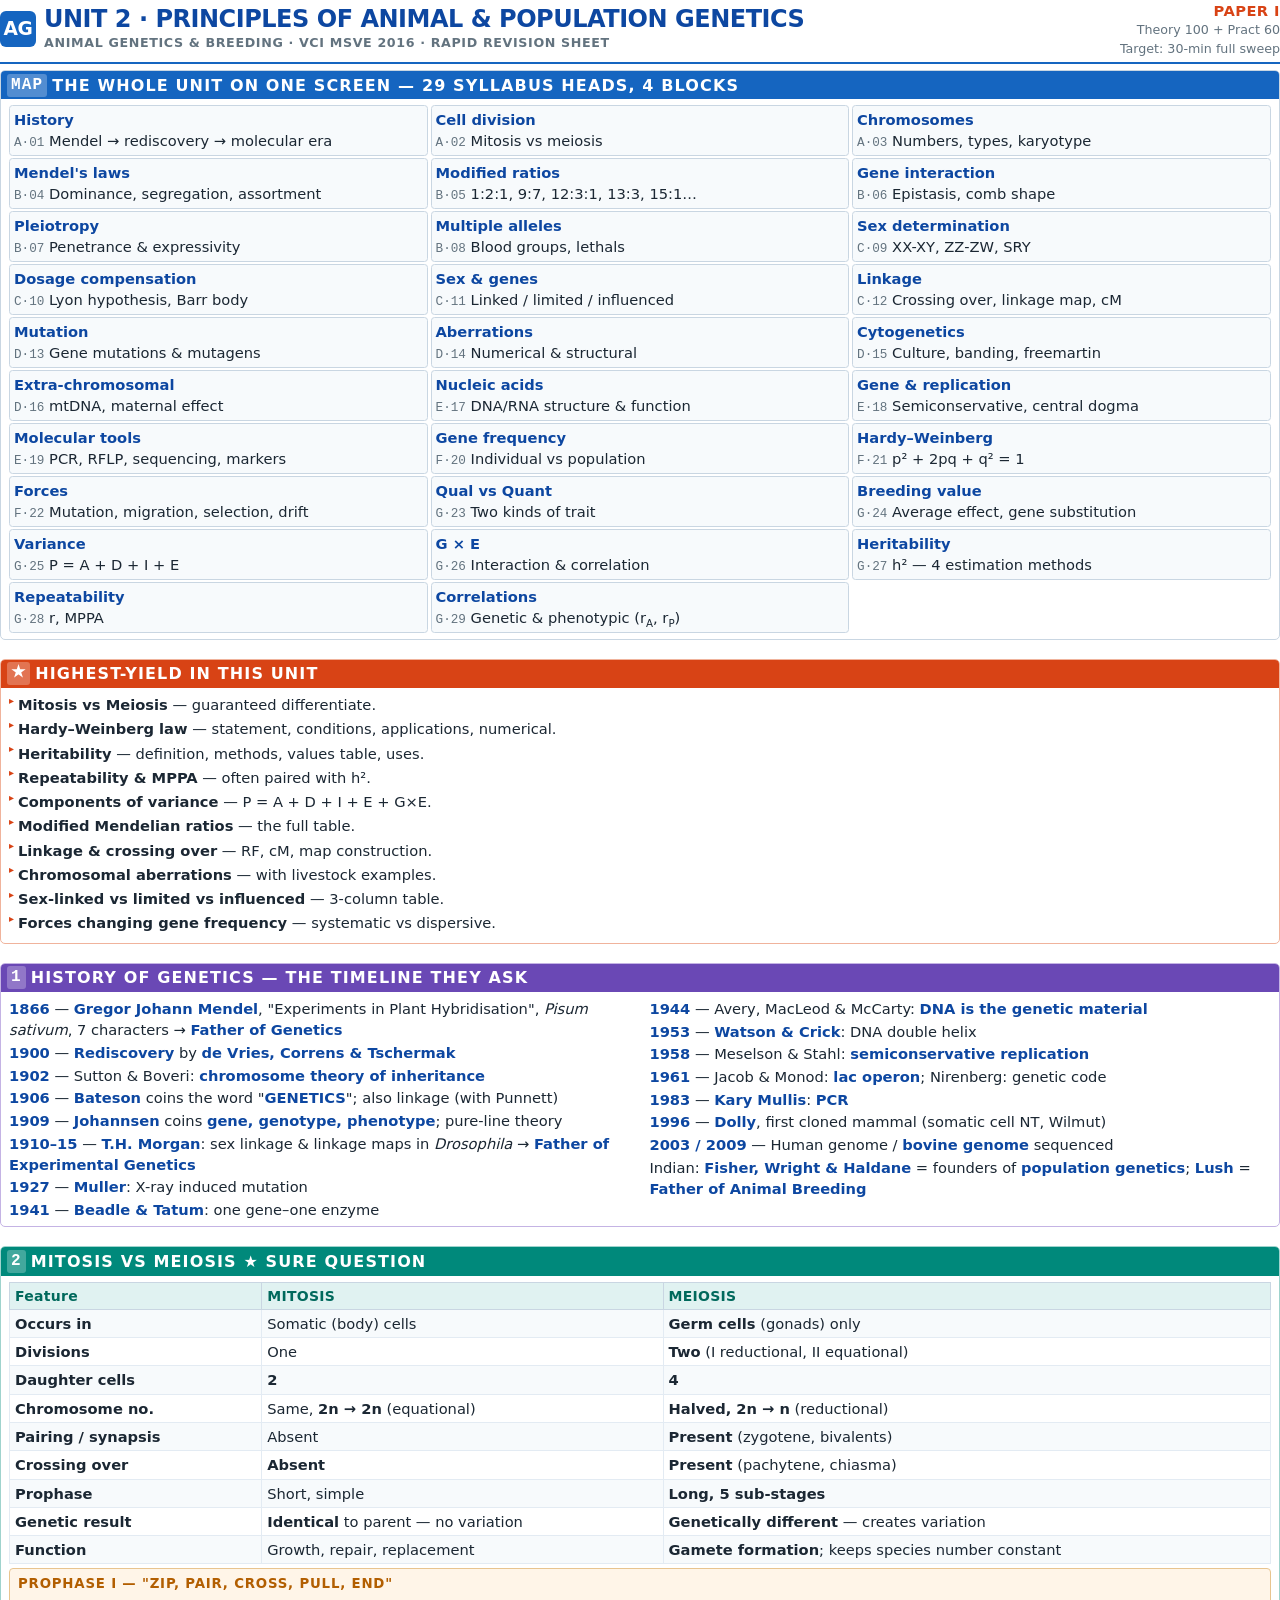
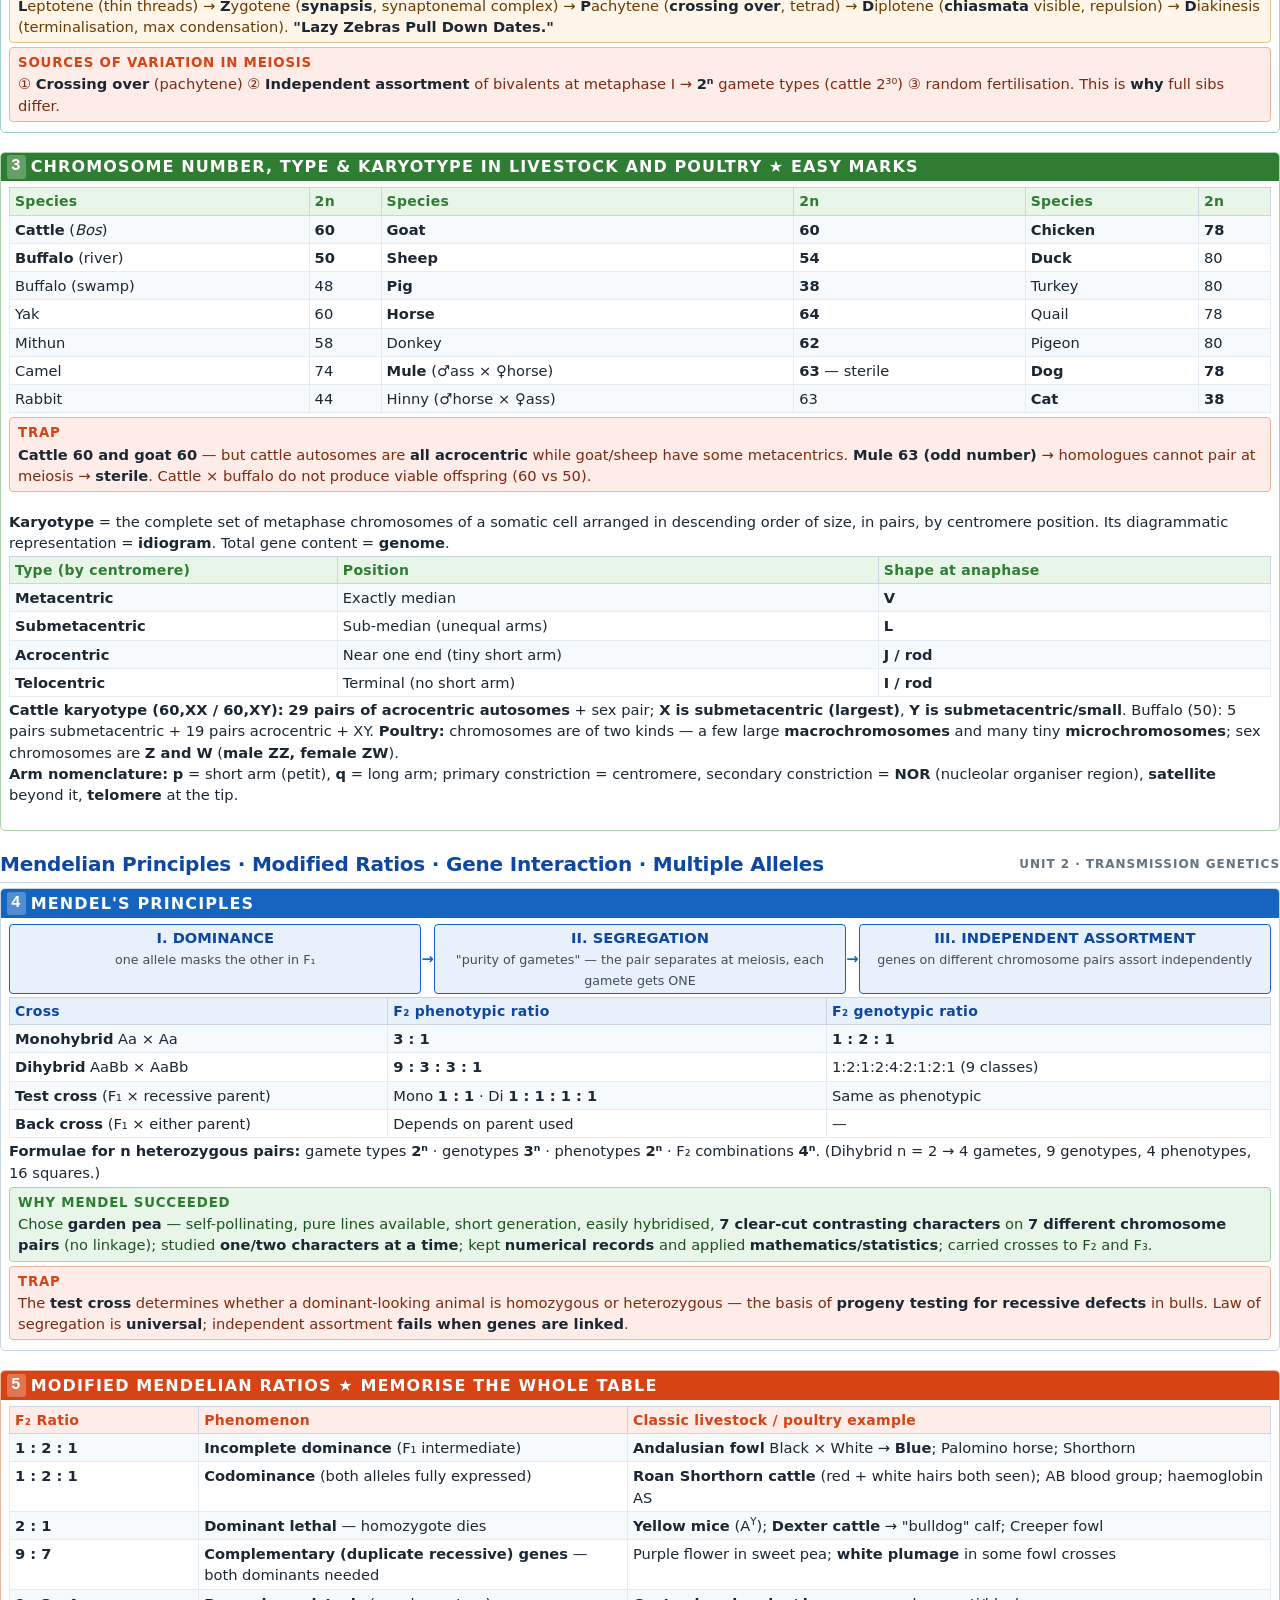
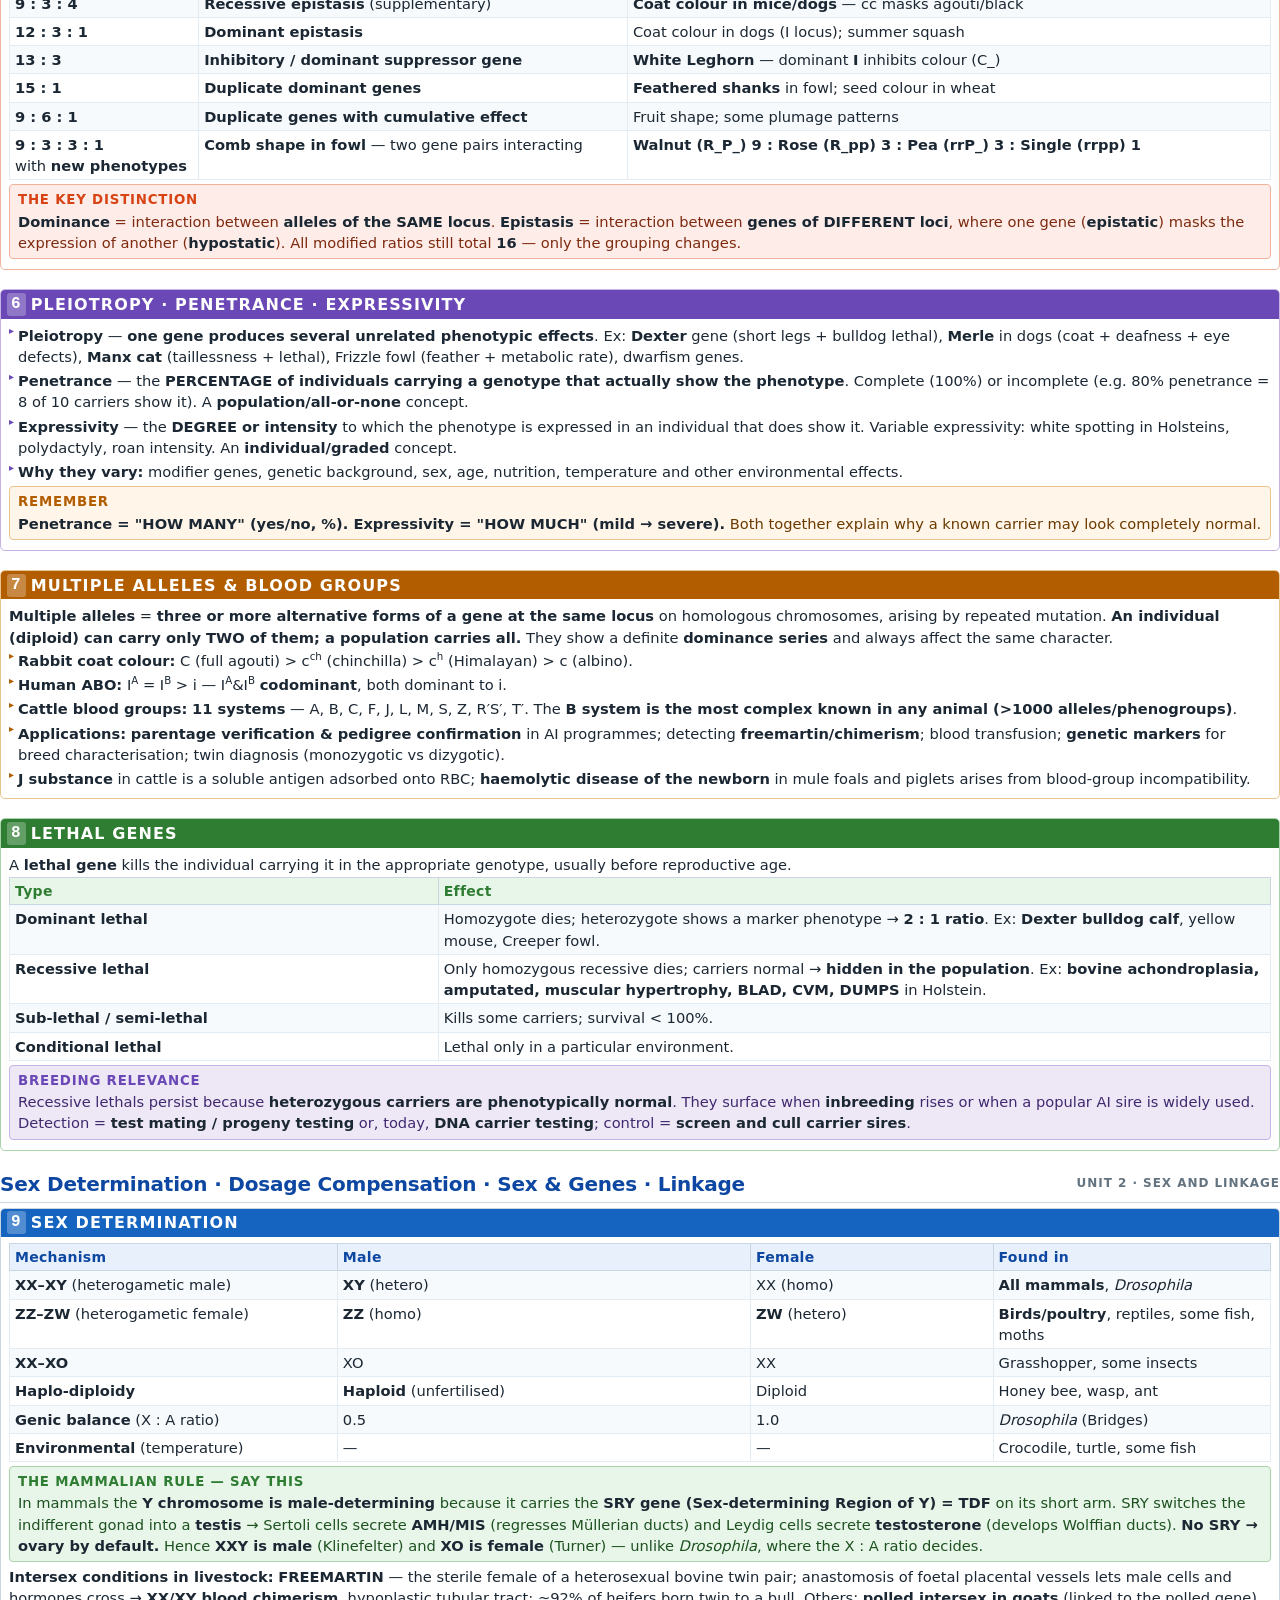
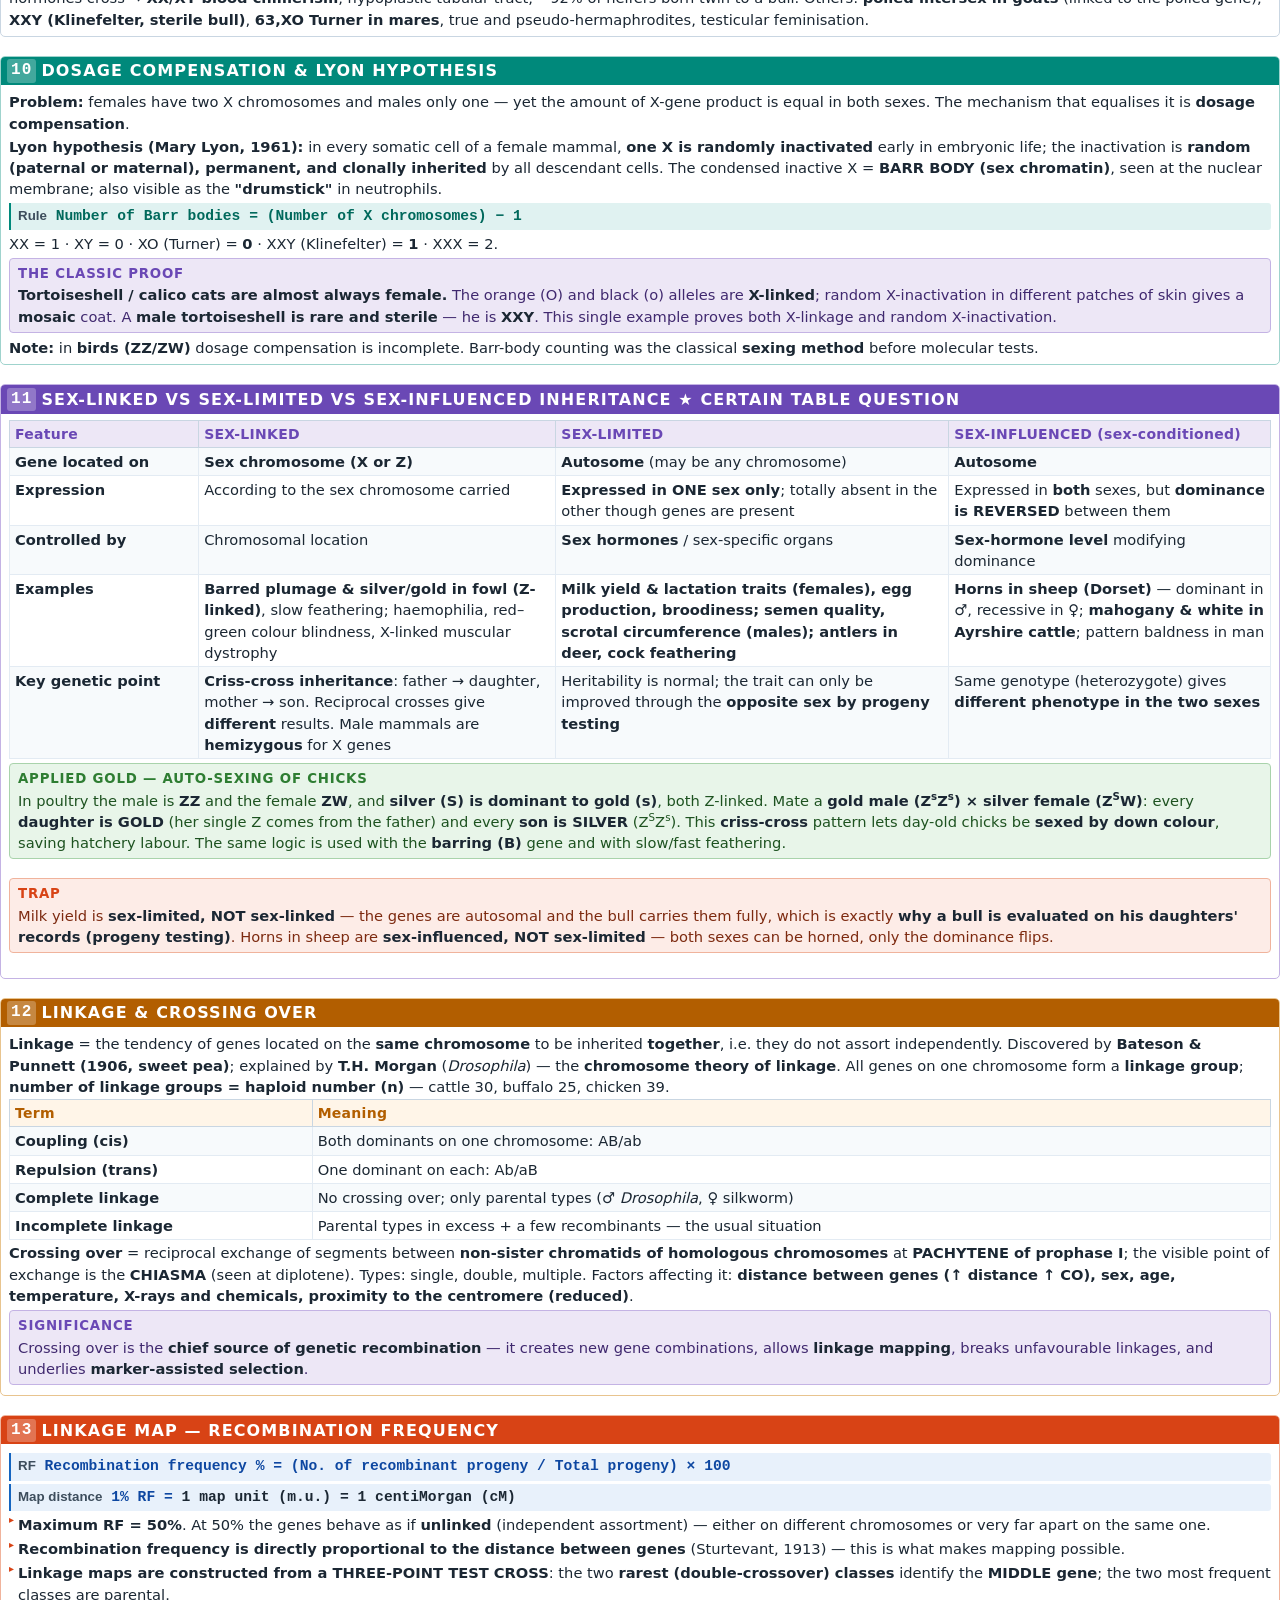
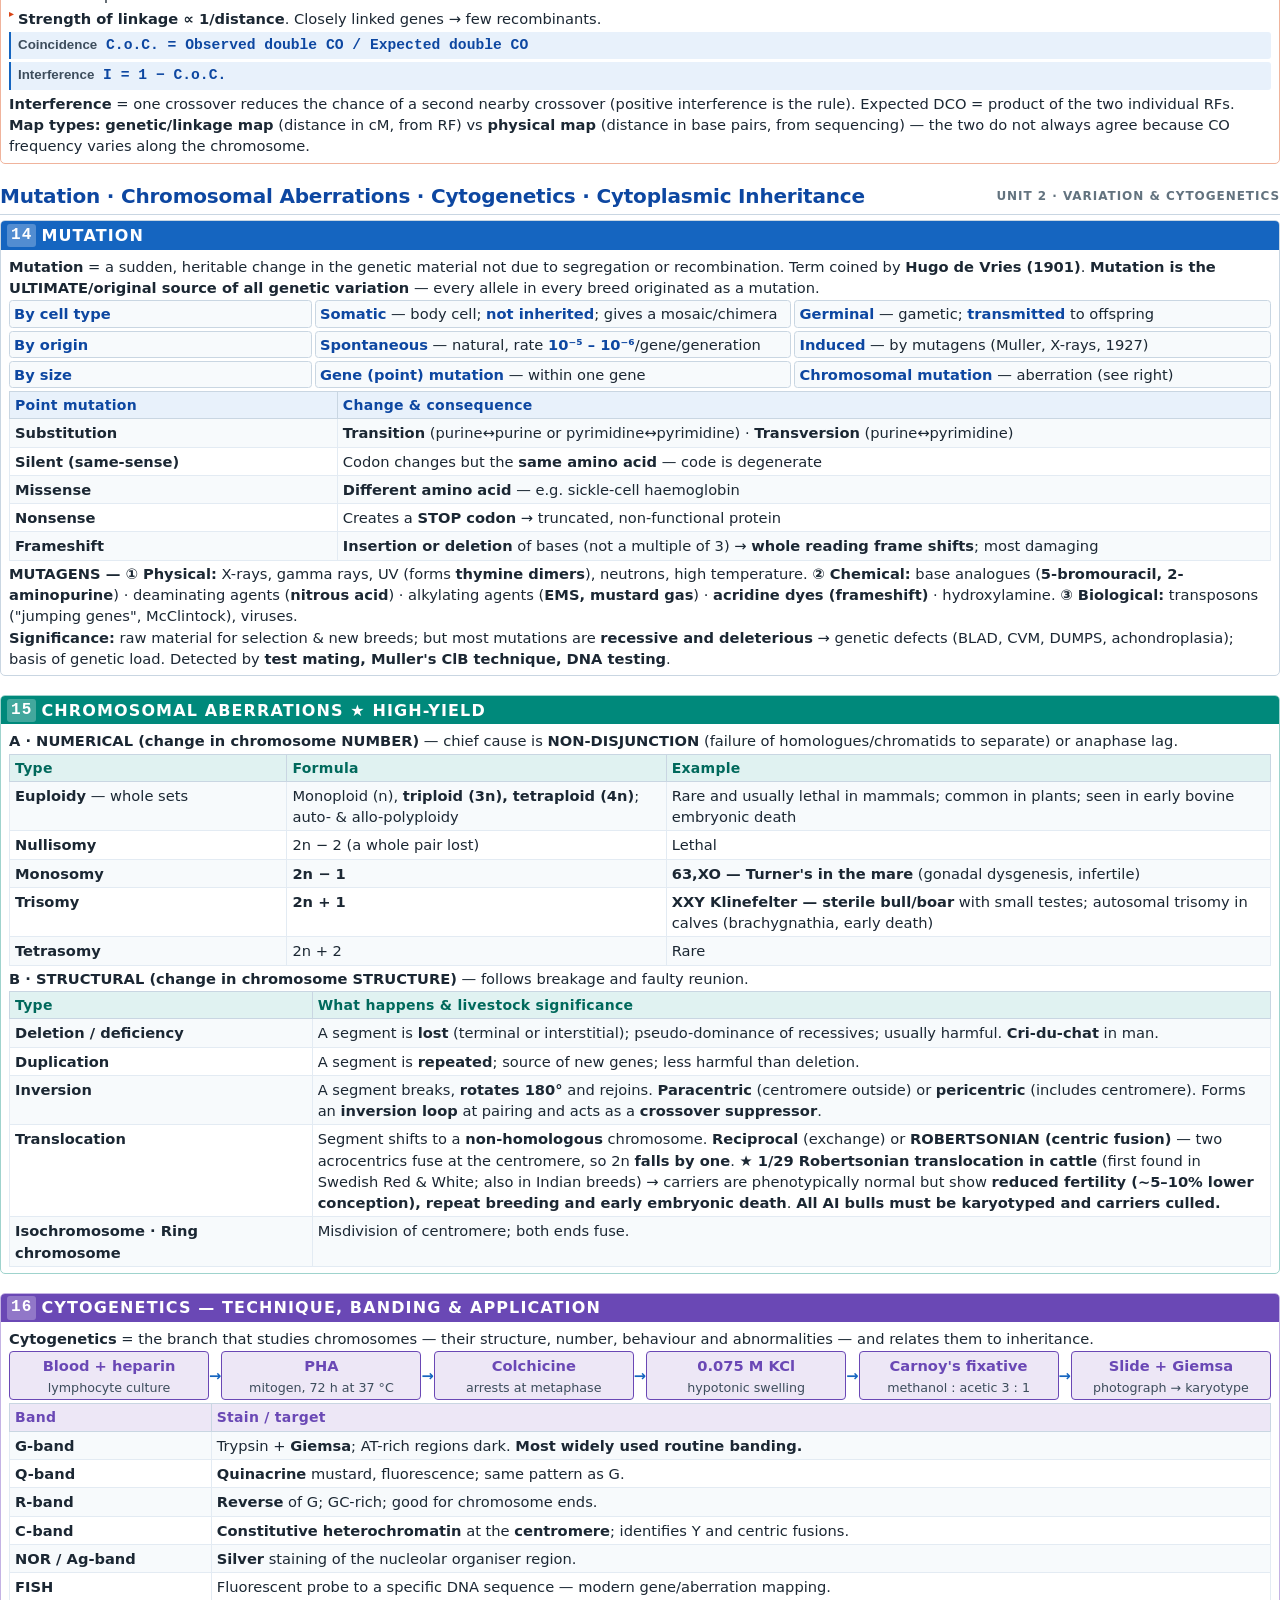
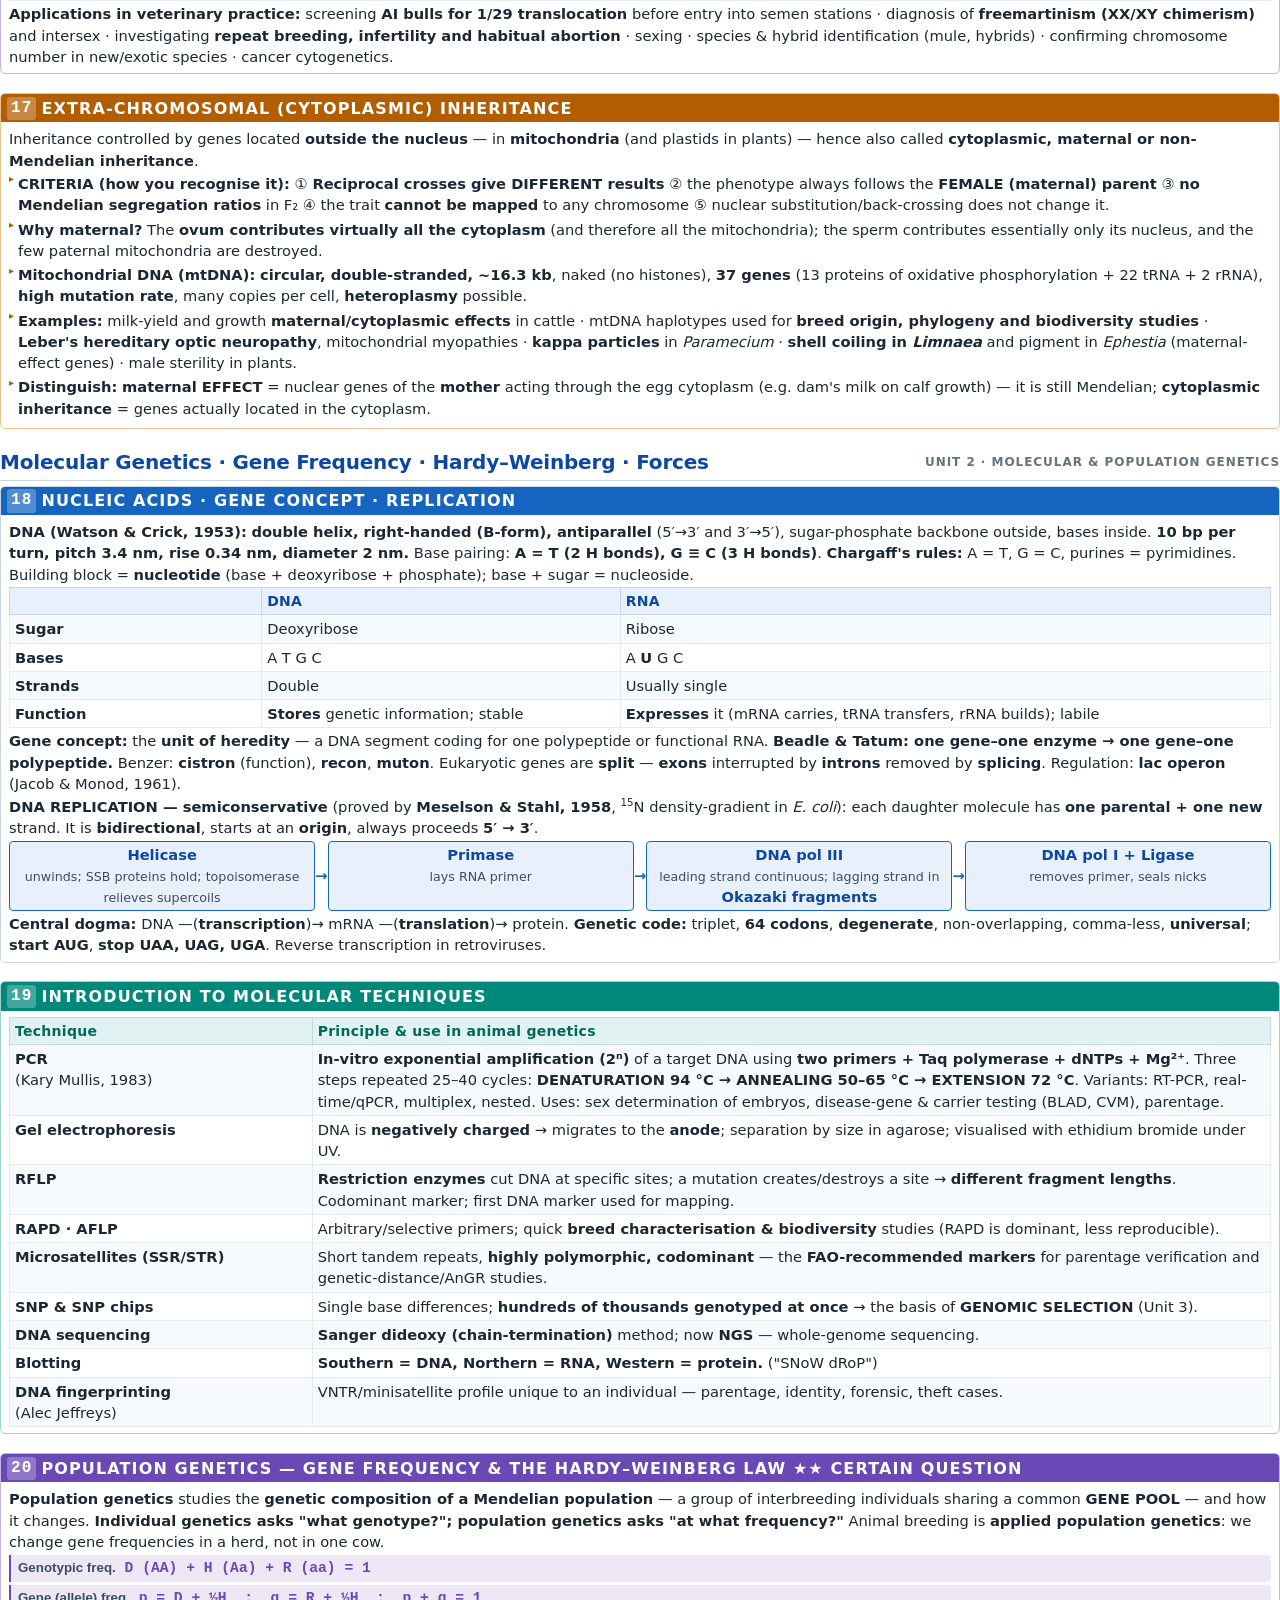
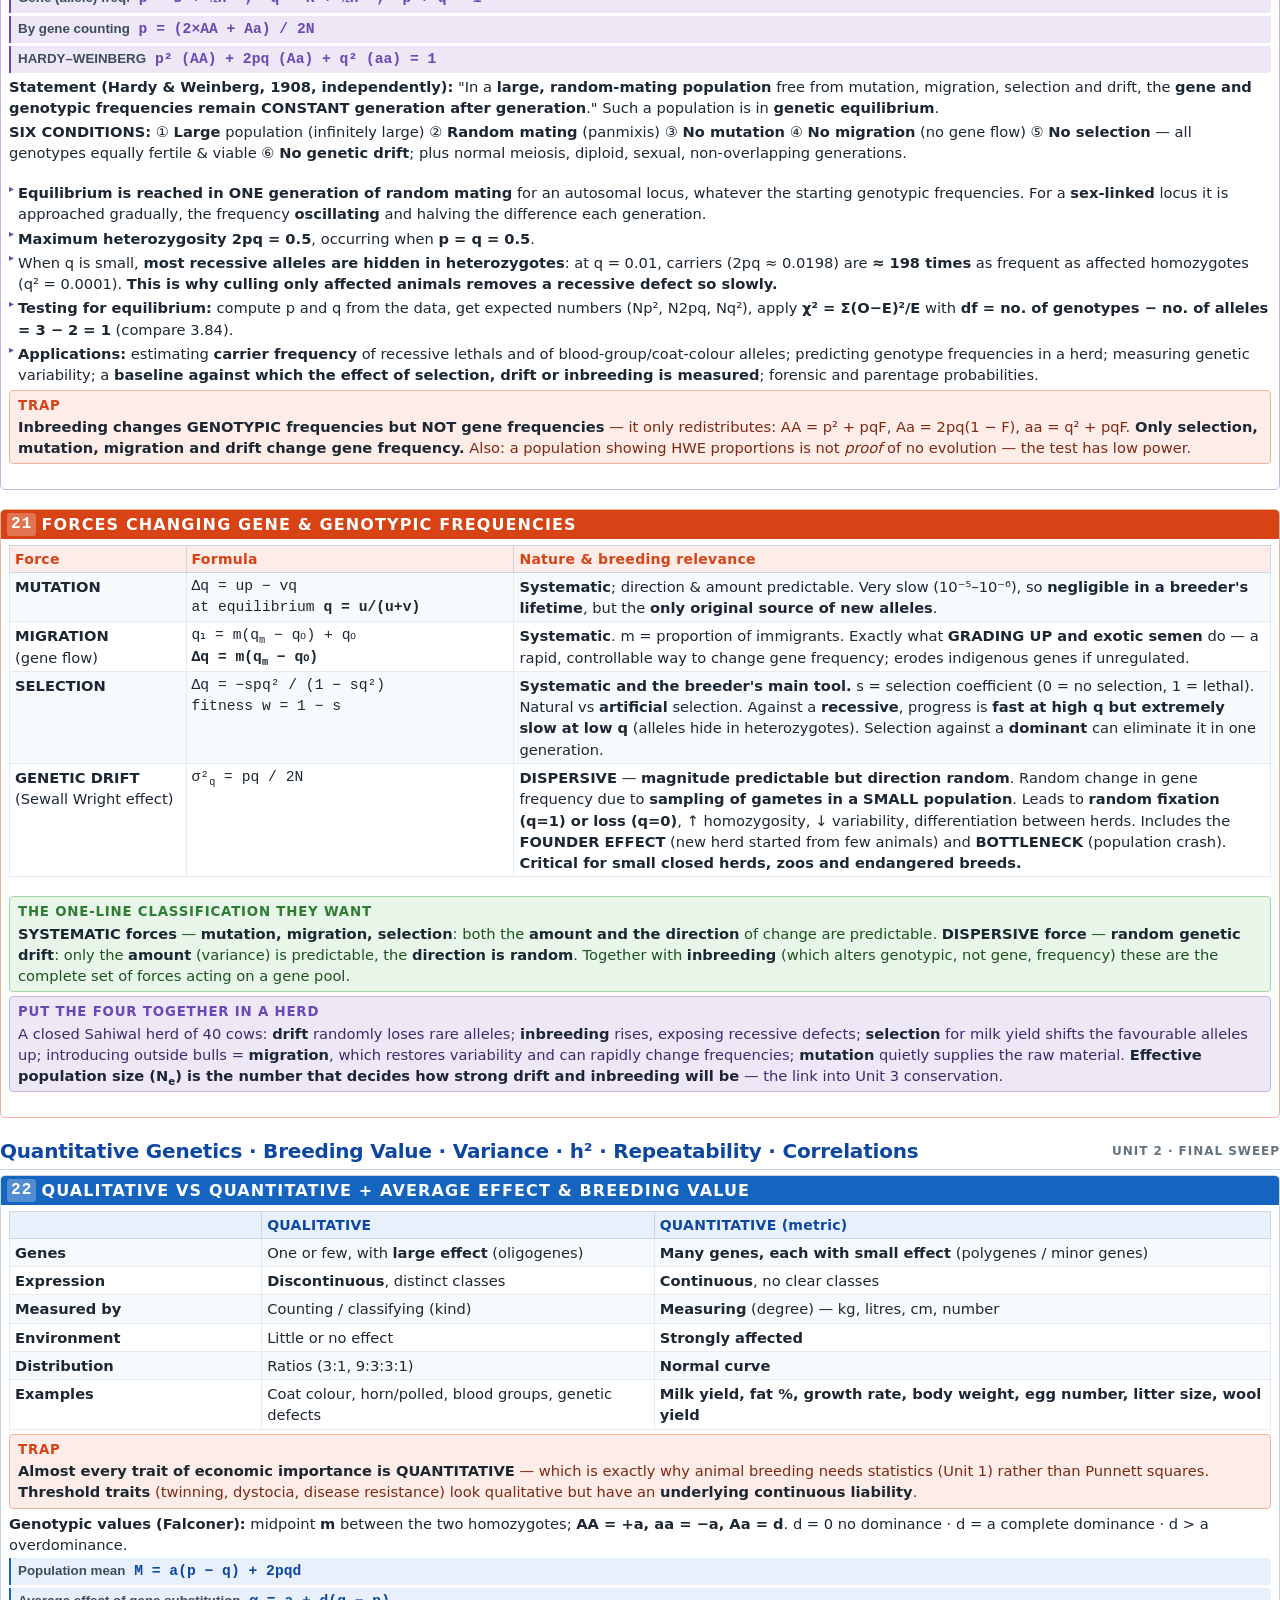
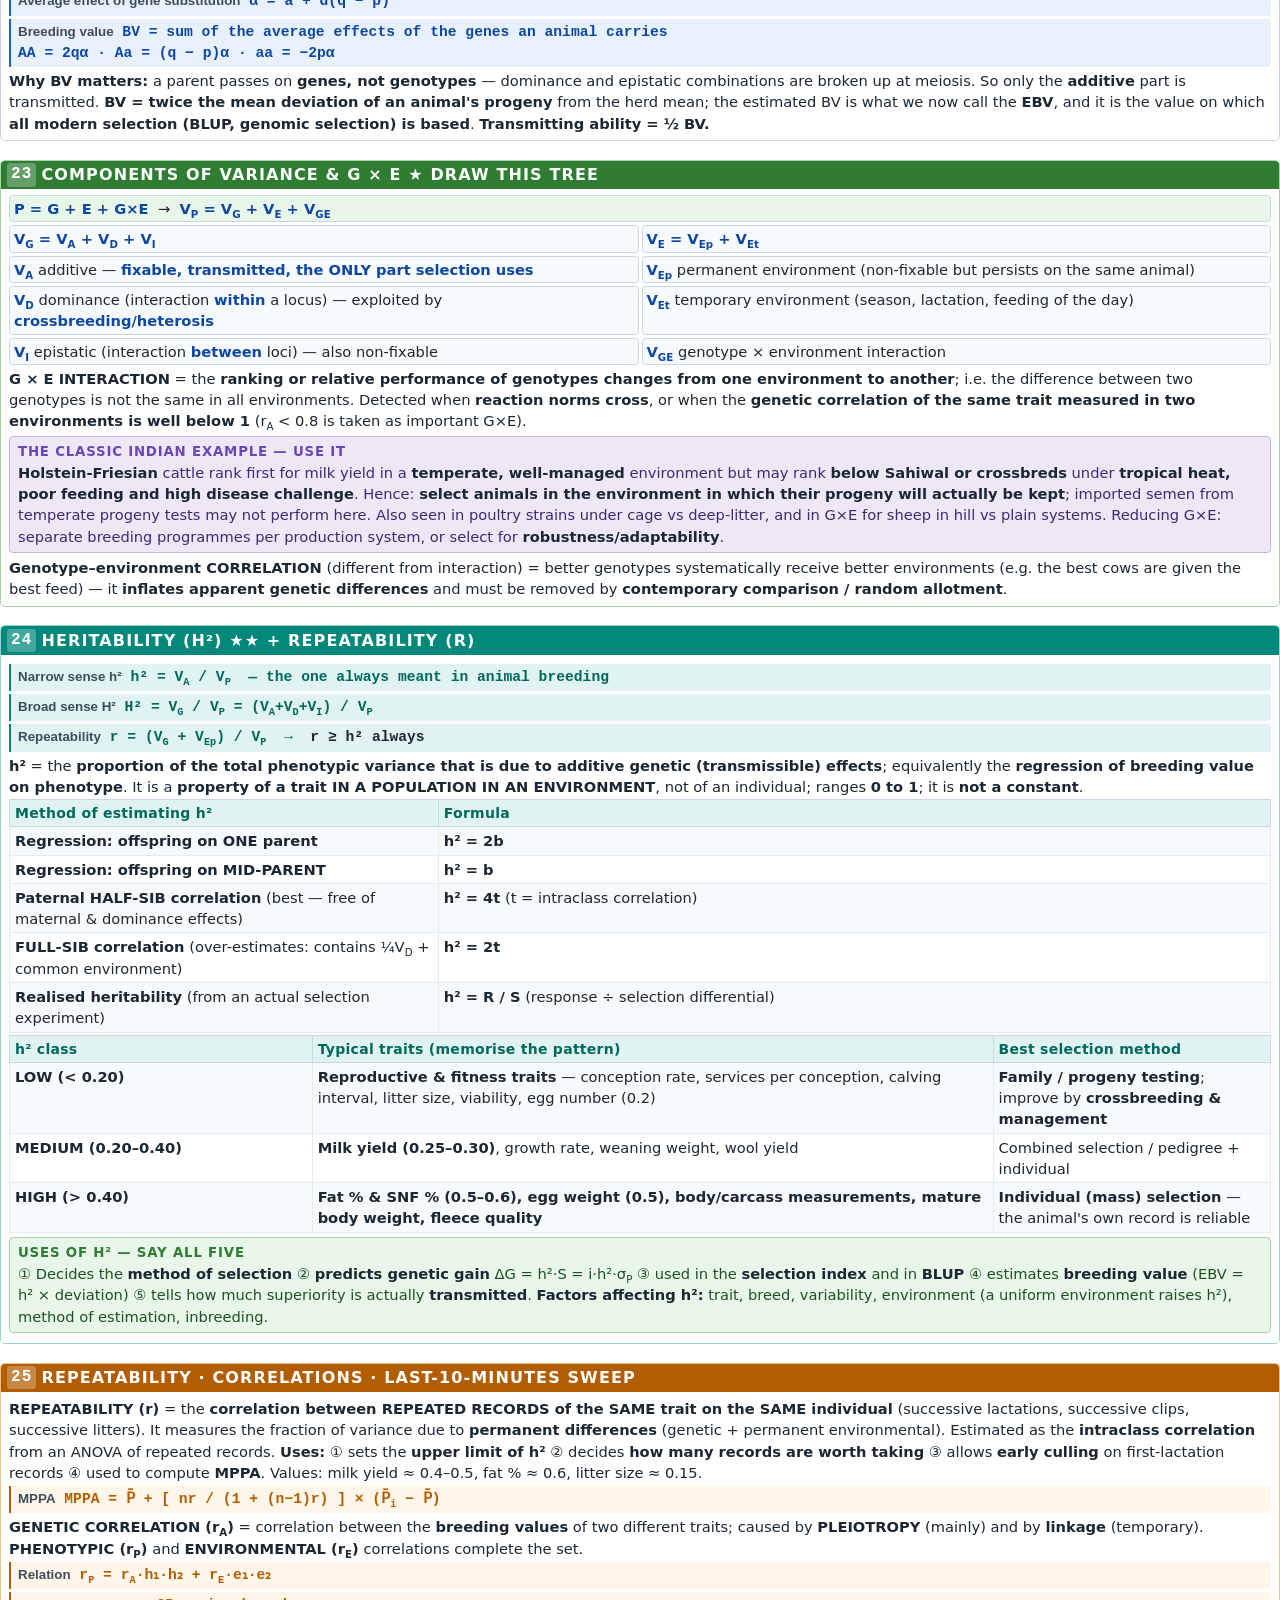
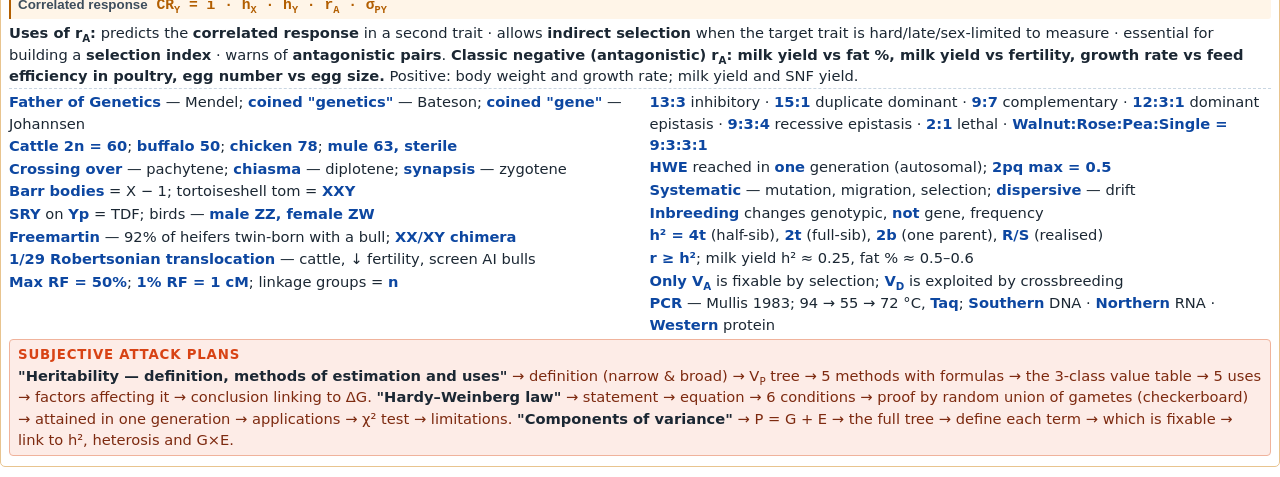
<file: revision/pdf/unit2-rapid-revision-LARGE.html>
<!DOCTYPE html>
<html lang="en">
<head>
<meta charset="utf-8">
<meta name="viewport" content="width=device-width,initial-scale=1">
<title>LARGE PRINT — AGB Unit 2 — Rapid Revision</title>
<style>
/* ============================================================
   AGB RAPID REVISION SHEETS — print-first A4 stylesheet
   Uses the shared IVRI Academic palette (values mirrored from
   assets/css/tokens.css so the sheet prints standalone).
   ============================================================ */

:root{
  --blue:#1565c0; --blue-dark:#0d47a1; --blue-light:#e8f1fb;
  --teal:#00897b; --teal-dark:#00695c; --teal-light:#e0f2f1;
  --purple:#6a48b5; --purple-light:#ede7f6;
  --amber:#b25e00; --amber-light:#fff5e8;
  --coral:#d84315; --coral-light:#fdece7;
  --sage:#2e7d32; --sage-light:#e8f5e9;
  --ink:#1b2733; --ink-2:#3d4d5c; --ink-3:#63737f;
  --line:#c9d6e2; --line-soft:#e3ebf3;
  --surface:#ffffff; --surface-2:#f7fafc; --bg:#eef3f8;
}

*{box-sizing:border-box;}
html,body{margin:0;padding:0;}
body{
  background:var(--bg);
  font-family:"Inter","Segoe UI",system-ui,-apple-system,sans-serif;
  color:var(--ink);
  font-size:8.8pt; line-height:1.28;
  -webkit-print-color-adjust:exact; print-color-adjust:exact;
}
b,strong{font-weight:700;color:var(--ink);}
sub,sup{font-size:.68em;}
.mono{font-family:"JetBrains Mono","Consolas",ui-monospace,monospace;}

/* ---------- PAGE ---------- */
.page{
  width:210mm; min-height:296mm; height:296mm;
  margin:0 auto 6mm; padding:8mm 9mm 7mm;
  background:var(--surface);
  box-shadow:0 2px 14px rgba(21,101,192,.13);
  position:relative; overflow:hidden;
  display:flex; flex-direction:column;
}
.page-no{
  position:absolute; right:9mm; bottom:3.4mm;
  font-size:7.0pt; color:var(--ink-3); letter-spacing:.06em;
  font-family:"JetBrains Mono",monospace;
}
.page-foot{
  position:absolute; left:9mm; bottom:3.4mm;
  font-size:6.8pt; color:var(--ink-3); letter-spacing:.03em;
}

/* ---------- AUTO-FIT WRAPPER ----------
   Each page carries an individually computed scale (--z) so that a full
   page of content fits an A4 sheet exactly, at the largest type that
   still fits. Width is divided by --z first so the block still fills the
   page after zoom. Values are baked in by fit.js -> build.py. */
.pg{
  --z:1;
  width:calc(100% / var(--z));
  transform:scale(var(--z));
  transform-origin:top left;
  flex:0 0 auto;
}

/* ---------- MASTHEAD ---------- */
.masthead{
  display:flex; align-items:center; gap:8px;
  border-bottom:2.4px solid var(--blue);
  padding-bottom:4px; margin-bottom:6px;
}
.mark{
  width:26px;height:26px;border-radius:6px;background:var(--blue);
  color:#fff;font-weight:800;font-size:11.0pt;display:flex;
  align-items:center;justify-content:center;letter-spacing:-.02em;flex:0 0 auto;
}
.mh-t{font-size:12.6pt;font-weight:800;letter-spacing:-.02em;color:var(--blue-dark);line-height:1.05;}
.mh-s{font-size:7.4pt;color:var(--ink-3);letter-spacing:.05em;text-transform:uppercase;font-weight:600;}
.mh-right{margin-left:auto;text-align:right;font-size:7.2pt;color:var(--ink-3);line-height:1.3;}
.mh-right b{display:block;font-size:8.6pt;color:var(--coral);letter-spacing:.03em;}

.runner{
  display:flex;align-items:center;gap:6px;
  border-bottom:1.6px solid var(--line);padding-bottom:3px;margin-bottom:5px;
}
.runner .rn{font-size:10.6pt;font-weight:800;color:var(--blue-dark);letter-spacing:-.01em;}
.runner .rs{font-size:7.2pt;color:var(--ink-3);text-transform:uppercase;letter-spacing:.08em;font-weight:600;margin-left:auto;}

/* ---------- GRID ---------- */
.row{display:flex;gap:4mm;}
.col{flex:1;min-width:0;}
.g2{display:grid;grid-template-columns:1fr 1fr;gap:4mm;}
.g3{display:grid;grid-template-columns:1fr 1fr 1fr;gap:3.2mm;}
.stack{display:flex;flex-direction:column;gap:3.4mm;}
.grow{flex:1;}

/* ---------- BLOCK ---------- */
.blk{border:1px solid var(--line);border-radius:5px;overflow:hidden;background:var(--surface);}
.blk > .bh{
  font-size:8.1pt;font-weight:800;letter-spacing:.07em;text-transform:uppercase;
  padding:2.6px 6px;color:#fff;background:var(--blue);display:flex;align-items:center;gap:5px;
}
.bh .n{
  background:rgba(255,255,255,.26);border-radius:3px;padding:0 4px;font-size:7.4pt;
  font-family:"JetBrains Mono",monospace;
}
.bb{padding:3.8px 5px;}
.blk.teal > .bh{background:var(--teal);}
.blk.purple > .bh{background:var(--purple);}
.blk.amber > .bh{background:var(--amber);}
.blk.coral > .bh{background:var(--coral);}
.blk.sage > .bh{background:var(--sage);}
.blk.teal{border-color:#9fd3cd;} .blk.purple{border-color:#c4b3e4;}
.blk.amber{border-color:#e8c48f;} .blk.coral{border-color:#f0b39c;}
.blk.sage{border-color:#a9d3ab;}

/* ---------- LISTS ---------- */
ul.t{margin:0;padding-left:12px;}
ul.t li{margin:0 0 1.2px;}
ul.t li::marker{color:var(--blue);}
ol.t{margin:0;padding-left:14px;}
ol.t li{margin:0 0 1.6px;}
.dash{margin:0;padding:0;list-style:none;}
.dash li{margin:0 0 1.3px;padding-left:9px;position:relative;}
.dash li::before{content:"▸";position:absolute;left:0;top:-.5px;color:var(--blue);font-size:7.5pt;}
.dash.tealx li::before{color:var(--teal);} .dash.purplex li::before{color:var(--purple);}
.dash.amberx li::before{color:var(--amber);} .dash.coralx li::before{color:var(--coral);}
.dash.sagex li::before{color:var(--sage);}

/* ---------- TABLE ---------- */
table.t{width:100%;border-collapse:collapse;font-size:8.1pt;}
table.t th{
  background:var(--blue-light);color:var(--blue-dark);font-weight:700;
  text-align:left;padding:2px 3.5px;border:1px solid var(--line);font-size:7.7pt;
  letter-spacing:.02em;
}
table.t td{padding:1.8px 3.5px;border:1px solid var(--line-soft);vertical-align:top;}
table.t tr:nth-child(even) td{background:var(--surface-2);}
table.t.teal th{background:var(--teal-light);color:var(--teal-dark);}
table.t.purple th{background:var(--purple-light);color:var(--purple);}
table.t.amber th{background:var(--amber-light);color:var(--amber);}
table.t.sage th{background:var(--sage-light);color:var(--sage);}
table.t.coral th{background:var(--coral-light);color:var(--coral);}
table.t.tight td,table.t.tight th{padding:1.6px 3px;font-size:7.7pt;}

/* ---------- FORMULA ---------- */
.fx{
  font-family:"JetBrains Mono",monospace;font-size:8.2pt;
  background:var(--blue-light);border-left:2.6px solid var(--blue);
  padding:2px 5px;border-radius:0 3px 3px 0;margin:1.7px 0;display:block;
  color:var(--blue-dark);font-weight:600;
}
.fx.teal{background:var(--teal-light);border-color:var(--teal);color:var(--teal-dark);}
.fx.purple{background:var(--purple-light);border-color:var(--purple);color:var(--purple);}
.fx.amber{background:var(--amber-light);border-color:var(--amber);color:var(--amber);}
.fx.sage{background:var(--sage-light);border-color:var(--sage);color:var(--sage);}
.fx .lbl{font-family:"Inter",sans-serif;font-weight:700;color:var(--ink-2);font-size:7.4pt;}

/* ---------- CHIPS / TAGS ---------- */
.chip{
  display:inline-block;padding:.4px 4.5px;border-radius:9px;font-size:7.0pt;font-weight:700;
  background:var(--blue-light);color:var(--blue-dark);letter-spacing:.02em;margin:0 2px 2px 0;
}
.chip.t{background:var(--teal-light);color:var(--teal-dark);}
.chip.p{background:var(--purple-light);color:var(--purple);}
.chip.a{background:var(--amber-light);color:var(--amber);}
.chip.c{background:var(--coral-light);color:var(--coral);}
.chip.s{background:var(--sage-light);color:var(--sage);}

/* ---------- CALLOUTS ---------- */
.call{border-radius:4px;padding:2.9px 5px;font-size:7.9pt;margin:2px 0;border:1px solid;}
.call .ct{font-weight:800;font-size:7.4pt;letter-spacing:.06em;text-transform:uppercase;display:block;margin-bottom:1px;}
.call.trap{background:var(--coral-light);border-color:#f0b39c;color:#7d2a10;}
.call.trap .ct{color:var(--coral);}
.call.mnem{background:var(--amber-light);border-color:#e8c48f;color:#6b3a00;}
.call.mnem .ct{color:var(--amber);}
.call.gold{background:var(--sage-light);border-color:#a9d3ab;color:#1d5220;}
.call.gold .ct{color:var(--sage);}
.call.why{background:var(--purple-light);border-color:#c4b3e4;color:#40296f;}
.call.why .ct{color:var(--purple);}

/* ---------- FLOW / DIAGRAM ---------- */
.flow{display:flex;align-items:stretch;gap:0;font-size:7.6pt;}
.node{
  flex:1;border:1.2px solid var(--blue);border-radius:4px;padding:2.2px 4px;
  background:var(--blue-light);text-align:center;line-height:1.2;
}
.node b{display:block;font-size:7.9pt;color:var(--blue-dark);}
.node small{color:var(--ink-2);font-size:6.9pt;}
.arw{flex:0 0 12px;display:flex;align-items:center;justify-content:center;color:var(--blue);font-weight:800;font-size:9.0pt;}
.node.t{border-color:var(--teal);background:var(--teal-light);} .node.t b{color:var(--teal-dark);}
.node.p{border-color:var(--purple);background:var(--purple-light);} .node.p b{color:var(--purple);}
.node.a{border-color:var(--amber);background:var(--amber-light);} .node.a b{color:var(--amber);}
.node.s{border-color:var(--sage);background:var(--sage-light);} .node.s b{color:var(--sage);}
.node.c{border-color:var(--coral);background:var(--coral-light);} .node.c b{color:var(--coral);}

/* tree */
.tree{font-size:7.7pt;line-height:1.3;}
.tree .lvl{display:flex;gap:3px;margin-bottom:3px;}
.tree .box{
  flex:1;border:1px solid var(--line);border-radius:3.5px;padding:2px 4px;background:var(--surface-2);
}
.tree .box b{color:var(--blue-dark);}

/* key-value strip */
.kv{display:grid;grid-template-columns:auto 1fr;gap:1.5px 6px;font-size:8.0pt;}
.kv dt{font-weight:700;color:var(--blue-dark);white-space:nowrap;}
.kv dd{margin:0;color:var(--ink-2);}

/* numbered map */
.map{display:grid;grid-template-columns:repeat(4,1fr);gap:2.6px;font-size:7.4pt;}
.map .m{
  border:1px solid var(--line);border-radius:3.5px;padding:2.4px 4px;background:var(--surface-2);
  line-height:1.22;
}
.map .m b{display:block;color:var(--blue-dark);font-size:7.7pt;}
.map .m span{color:var(--ink-3);font-size:6.7pt;font-family:"JetBrains Mono",monospace;}

/* rapid-fire two column list */
.rf{column-count:2;column-gap:5mm;font-size:7.9pt;}
.rf p{margin:0 0 1.4px;break-inside:avoid;}
.rf b{color:var(--blue-dark);}
.rf3{column-count:3;column-gap:4mm;font-size:7.7pt;}
.rf3 p{margin:0 0 1.3px;break-inside:avoid;}

/* answer skeleton */
.skel{font-size:7.9pt;}
.skel .s{display:flex;gap:5px;margin-bottom:1.6px;align-items:baseline;}
.skel .s i{
  flex:0 0 15px;font-style:normal;font-weight:800;color:#fff;background:var(--purple);
  border-radius:3px;text-align:center;font-size:6.9pt;padding:.5px 0;
}
.hl{background:#fff3b0;padding:0 1px;border-radius:2px;font-weight:600;}
.u{border-bottom:1.4px solid var(--amber);padding-bottom:.5px;font-weight:700;}

/* ---------- PRINT ---------- */
@page{size:A4 portrait;margin:0;}
@media print{
  body{background:#fff;}
  .page{margin:0;box-shadow:none;page-break-after:always;break-after:page;}
  .page:last-child{page-break-after:auto;break-after:auto;}
  .noprint{display:none !important;}
}
.toolbar{
  max-width:210mm;margin:8px auto 0;display:flex;gap:8px;align-items:center;
  font-size:8.5pt;color:var(--ink-2);
}
.toolbar button{
  font:inherit;font-weight:700;background:var(--blue);color:#fff;border:0;
  padding:6px 14px;border-radius:6px;cursor:pointer;
}
.toolbar a{color:var(--blue);font-weight:700;text-decoration:none;}

/* ===== LARGE PRINT: free-flowing pages ===== */
@page{size:A4 portrait;margin:12mm 11mm 13mm;}
html,body{background:#fff !important;}
body{line-height:1.42 !important;}
.toolbar,.page-no,.page-foot{display:none !important;}
.page{width:auto !important;height:auto !important;min-height:0 !important;
  margin:0 0 5mm !important;padding:0 !important;box-shadow:none !important;
  overflow:visible !important;display:block !important;
  page-break-after:auto !important;break-after:auto !important;}
.pg{width:auto !important;transform:none !important;}
/* every unit block starts cleanly; keep small items whole */
.blk{margin-bottom:5mm;}
.g2,.g3,.row{margin-bottom:0 !important;margin-top:0 !important;}
.bh{break-after:avoid;page-break-after:avoid;}
tr,.fx,.call,.node,.map .m,.box,.skel .s,.rf p,.rf3 p,li{break-inside:avoid;page-break-inside:avoid;}
.map{grid-template-columns:repeat(3,1fr) !important;}
/* single full-width column: nothing gets squeezed or clipped */
.g2,.g3,.row{display:block !important;}
.g2>*,.g3>*,.row>*,.col{margin-bottom:5mm !important;width:auto !important;}
.row .col>.blk,.row>.col{margin-bottom:4mm;}
/* uniform comfortable sizes */
.pg,.pg *{font-size:11.0pt !important;line-height:1.45 !important;}
.pg sub,.pg sup{font-size:.7em !important;line-height:0 !important;}
.mh-t{font-size:18.0pt !important;line-height:1.2 !important;}
.mh-s,.mh-right{font-size:9.5pt !important;}
.runner .rn{font-size:15.0pt !important;}
.runner .rs{font-size:9.0pt !important;}
.bh,.bh *{font-size:12.0pt !important;}
table.t th{font-size:10.5pt !important;}
.fx,.fx *{font-size:11.0pt !important;}
.fx .lbl,.call .ct{font-size:10.0pt !important;}
.chip,.node small,.map .m span{font-size:9.5pt !important;}
.mark{font-size:14.0pt !important;width:36px !important;height:36px !important;}
.rf3{column-count:2 !important;}
.flow{flex-wrap:wrap;row-gap:4px;}
.masthead,.runner{break-after:avoid;}
.runner{margin-top:3mm;}
table.t td,table.t th{padding:3px 5px !important;}
.bb{padding:6px 8px !important;}
.fx{padding:3px 7px !important;margin:3px 0 !important;}
.call{padding:5px 8px !important;margin:4px 0 !important;}
.dash li,ul.t li,ol.t li{margin-bottom:3px !important;}

</style>
</head>
<body>

<div class="toolbar noprint">
  <button onclick="window.print()">🖨 Print / Save as PDF</button>
  <span>A4 · 6 pages · set margins to <b>None</b> and enable <b>Background graphics</b></span>
  <a href="index.html">← All units</a>
</div>

<!-- ==================== PAGE 1 ==================== -->
<section class="page">
  <div class="pg" style="--z:0.885">
  <div class="masthead">
    <div class="mark">AG</div>
    <div>
      <div class="mh-t">UNIT 2 · PRINCIPLES OF ANIMAL &amp; POPULATION GENETICS</div>
      <div class="mh-s">Animal Genetics &amp; Breeding · VCI MSVE 2016 · Rapid Revision Sheet</div>
    </div>
    <div class="mh-right"><b>PAPER I</b>Theory 100 + Pract 60<br>Target: 30-min full sweep</div>
  </div>

  <div class="row" style="gap:4mm;">
    <div class="col" style="flex:1.42;">
      <div class="blk">
        <div class="bh"><span class="n">MAP</span> THE WHOLE UNIT ON ONE SCREEN — 29 SYLLABUS HEADS, 4 BLOCKS</div>
        <div class="bb">
          <div class="map">
            <div class="m"><b>History</b><span>A·01</span> Mendel → rediscovery → molecular era</div>
            <div class="m"><b>Cell division</b><span>A·02</span> Mitosis vs meiosis</div>
            <div class="m"><b>Chromosomes</b><span>A·03</span> Numbers, types, karyotype</div>
            <div class="m"><b>Mendel's laws</b><span>B·04</span> Dominance, segregation, assortment</div>
            <div class="m"><b>Modified ratios</b><span>B·05</span> 1:2:1, 9:7, 12:3:1, 13:3, 15:1…</div>
            <div class="m"><b>Gene interaction</b><span>B·06</span> Epistasis, comb shape</div>
            <div class="m"><b>Pleiotropy</b><span>B·07</span> Penetrance &amp; expressivity</div>
            <div class="m"><b>Multiple alleles</b><span>B·08</span> Blood groups, lethals</div>
            <div class="m"><b>Sex determination</b><span>C·09</span> XX-XY, ZZ-ZW, SRY</div>
            <div class="m"><b>Dosage compensation</b><span>C·10</span> Lyon hypothesis, Barr body</div>
            <div class="m"><b>Sex &amp; genes</b><span>C·11</span> Linked / limited / influenced</div>
            <div class="m"><b>Linkage</b><span>C·12</span> Crossing over, linkage map, cM</div>
            <div class="m"><b>Mutation</b><span>D·13</span> Gene mutations &amp; mutagens</div>
            <div class="m"><b>Aberrations</b><span>D·14</span> Numerical &amp; structural</div>
            <div class="m"><b>Cytogenetics</b><span>D·15</span> Culture, banding, freemartin</div>
            <div class="m"><b>Extra-chromosomal</b><span>D·16</span> mtDNA, maternal effect</div>
            <div class="m"><b>Nucleic acids</b><span>E·17</span> DNA/RNA structure &amp; function</div>
            <div class="m"><b>Gene &amp; replication</b><span>E·18</span> Semiconservative, central dogma</div>
            <div class="m"><b>Molecular tools</b><span>E·19</span> PCR, RFLP, sequencing, markers</div>
            <div class="m"><b>Gene frequency</b><span>F·20</span> Individual vs population</div>
            <div class="m"><b>Hardy–Weinberg</b><span>F·21</span> p² + 2pq + q² = 1</div>
            <div class="m"><b>Forces</b><span>F·22</span> Mutation, migration, selection, drift</div>
            <div class="m"><b>Qual vs Quant</b><span>G·23</span> Two kinds of trait</div>
            <div class="m"><b>Breeding value</b><span>G·24</span> Average effect, gene substitution</div>
            <div class="m"><b>Variance</b><span>G·25</span> P = A + D + I + E</div>
            <div class="m"><b>G × E</b><span>G·26</span> Interaction &amp; correlation</div>
            <div class="m"><b>Heritability</b><span>G·27</span> h² — 4 estimation methods</div>
            <div class="m"><b>Repeatability</b><span>G·28</span> r, MPPA</div>
            <div class="m"><b>Correlations</b><span>G·29</span> Genetic &amp; phenotypic (r<sub>A</sub>, r<sub>P</sub>)</div>
          </div>
        </div>
      </div>
    </div>
    <div class="col" style="flex:1;">
      <div class="blk coral">
        <div class="bh"><span class="n">★</span> HIGHEST-YIELD IN THIS UNIT</div>
        <div class="bb">
          <ul class="dash coralx" style="font-size:7.8pt;">
            <li><b>Mitosis vs Meiosis</b> — guaranteed differentiate.</li>
            <li><b>Hardy–Weinberg law</b> — statement, conditions, applications, numerical.</li>
            <li><b>Heritability</b> — definition, methods, values table, uses.</li>
            <li><b>Repeatability &amp; MPPA</b> — often paired with h².</li>
            <li><b>Components of variance</b> — P = A + D + I + E + G×E.</li>
            <li><b>Modified Mendelian ratios</b> — the full table.</li>
            <li><b>Linkage &amp; crossing over</b> — RF, cM, map construction.</li>
            <li><b>Chromosomal aberrations</b> — with livestock examples.</li>
            <li><b>Sex-linked vs limited vs influenced</b> — 3-column table.</li>
            <li><b>Forces changing gene frequency</b> — systematic vs dispersive.</li>
          </ul>
        </div>
      </div>
    </div>
  </div>

  <div class="g2" style="margin-top:3.4mm;">
    <div class="blk purple">
      <div class="bh"><span class="n">1</span> HISTORY OF GENETICS — THE TIMELINE THEY ASK</div>
      <div class="bb">
        <div class="rf" style="font-size:7.8pt;">
          <p><b>1866</b> — <b>Gregor Johann Mendel</b>, "Experiments in Plant Hybridisation", <i>Pisum sativum</i>, 7 characters → <b>Father of Genetics</b></p>
          <p><b>1900</b> — <b>Rediscovery</b> by <b>de Vries, Correns &amp; Tschermak</b></p>
          <p><b>1902</b> — Sutton &amp; Boveri: <b>chromosome theory of inheritance</b></p>
          <p><b>1906</b> — <b>Bateson</b> coins the word "<b>GENETICS</b>"; also linkage (with Punnett)</p>
          <p><b>1909</b> — <b>Johannsen</b> coins <b>gene, genotype, phenotype</b>; pure-line theory</p>
          <p><b>1910–15</b> — <b>T.H. Morgan</b>: sex linkage &amp; linkage maps in <i>Drosophila</i> → <b>Father of Experimental Genetics</b></p>
          <p><b>1927</b> — <b>Muller</b>: X-ray induced mutation</p>
          <p><b>1941</b> — <b>Beadle &amp; Tatum</b>: one gene–one enzyme</p>
          <p><b>1944</b> — Avery, MacLeod &amp; McCarty: <b>DNA is the genetic material</b></p>
          <p><b>1953</b> — <b>Watson &amp; Crick</b>: DNA double helix</p>
          <p><b>1958</b> — Meselson &amp; Stahl: <b>semiconservative replication</b></p>
          <p><b>1961</b> — Jacob &amp; Monod: <b>lac operon</b>; Nirenberg: genetic code</p>
          <p><b>1983</b> — <b>Kary Mullis</b>: <b>PCR</b></p>
          <p><b>1996</b> — <b>Dolly</b>, first cloned mammal (somatic cell NT, Wilmut)</p>
          <p><b>2003 / 2009</b> — Human genome / <b>bovine genome</b> sequenced</p>
          <p>Indian: <b>Fisher, Wright &amp; Haldane</b> = founders of <b>population genetics</b>; <b>Lush</b> = <b>Father of Animal Breeding</b></p>
        </div>
      </div>
    </div>

    <div class="blk teal">
      <div class="bh"><span class="n">2</span> MITOSIS vs MEIOSIS ★ SURE QUESTION</div>
      <div class="bb">
        <table class="t teal tight">
          <tr><th style="width:20%;">Feature</th><th>MITOSIS</th><th>MEIOSIS</th></tr>
          <tr><td><b>Occurs in</b></td><td>Somatic (body) cells</td><td><b>Germ cells</b> (gonads) only</td></tr>
          <tr><td><b>Divisions</b></td><td>One</td><td><b>Two</b> (I reductional, II equational)</td></tr>
          <tr><td><b>Daughter cells</b></td><td><b>2</b></td><td><b>4</b></td></tr>
          <tr><td><b>Chromosome no.</b></td><td>Same, <b>2n → 2n</b> (equational)</td><td><b>Halved, 2n → n</b> (reductional)</td></tr>
          <tr><td><b>Pairing / synapsis</b></td><td>Absent</td><td><b>Present</b> (zygotene, bivalents)</td></tr>
          <tr><td><b>Crossing over</b></td><td><b>Absent</b></td><td><b>Present</b> (pachytene, chiasma)</td></tr>
          <tr><td><b>Prophase</b></td><td>Short, simple</td><td><b>Long, 5 sub-stages</b></td></tr>
          <tr><td><b>Genetic result</b></td><td><b>Identical</b> to parent — no variation</td><td><b>Genetically different</b> — creates variation</td></tr>
          <tr><td><b>Function</b></td><td>Growth, repair, replacement</td><td><b>Gamete formation</b>; keeps species number constant</td></tr>
        </table>
        <div class="call mnem"><span class="ct">Prophase I — "Zip, Pair, Cross, Pull, End"</span><b>L</b>eptotene (thin threads) → <b>Z</b>ygotene (<b>synapsis</b>, synaptonemal complex) → <b>P</b>achytene (<b>crossing over</b>, tetrad) → <b>D</b>iplotene (<b>chiasmata</b> visible, repulsion) → <b>D</b>iakinesis (terminalisation, max condensation). <b>"Lazy Zebras Pull Down Dates."</b></div>
        <div class="call trap"><span class="ct">Sources of variation in meiosis</span>① <b>Crossing over</b> (pachytene) ② <b>Independent assortment</b> of bivalents at metaphase I → <b>2ⁿ</b> gamete types (cattle 2³⁰) ③ random fertilisation. This is <b>why</b> full sibs differ.</div>
      </div>
    </div>
  </div>

  <div class="blk sage" style="margin-top:3.4mm;">
    <div class="bh"><span class="n">3</span> CHROMOSOME NUMBER, TYPE &amp; KARYOTYPE IN LIVESTOCK AND POULTRY ★ EASY MARKS</div>
    <div class="bb">
      <div class="row" style="gap:4mm;">
        <div class="col" style="flex:1.25;">
          <table class="t sage tight">
            <tr><th>Species</th><th>2n</th><th>Species</th><th>2n</th><th>Species</th><th>2n</th></tr>
            <tr><td><b>Cattle</b> (<i>Bos</i>)</td><td><b>60</b></td><td><b>Goat</b></td><td><b>60</b></td><td><b>Chicken</b></td><td><b>78</b></td></tr>
            <tr><td><b>Buffalo</b> (river)</td><td><b>50</b></td><td><b>Sheep</b></td><td><b>54</b></td><td><b>Duck</b></td><td>80</td></tr>
            <tr><td>Buffalo (swamp)</td><td>48</td><td><b>Pig</b></td><td><b>38</b></td><td>Turkey</td><td>80</td></tr>
            <tr><td>Yak</td><td>60</td><td><b>Horse</b></td><td><b>64</b></td><td>Quail</td><td>78</td></tr>
            <tr><td>Mithun</td><td>58</td><td>Donkey</td><td><b>62</b></td><td>Pigeon</td><td>80</td></tr>
            <tr><td>Camel</td><td>74</td><td><b>Mule</b> (♂ass × ♀horse)</td><td><b>63</b> — sterile</td><td><b>Dog</b></td><td><b>78</b></td></tr>
            <tr><td>Rabbit</td><td>44</td><td>Hinny (♂horse × ♀ass)</td><td>63</td><td><b>Cat</b></td><td><b>38</b></td></tr>
          </table>
          <div class="call trap"><span class="ct">Trap</span><b>Cattle 60 and goat 60</b> — but cattle autosomes are <b>all acrocentric</b> while goat/sheep have some metacentrics. <b>Mule 63 (odd number)</b> → homologues cannot pair at meiosis → <b>sterile</b>. Cattle × buffalo do not produce viable offspring (60 vs 50).</div>
        </div>
        <div class="col" style="flex:1.35;">
          <p style="margin:0 0 2px;font-size:7.8pt;"><b>Karyotype</b> = the complete set of metaphase chromosomes of a somatic cell arranged in descending order of size, in pairs, by centromere position. Its diagrammatic representation = <b>idiogram</b>. Total gene content = <b>genome</b>.</p>
          <table class="t sage tight">
            <tr><th style="width:26%;">Type (by centromere)</th><th>Position</th><th>Shape at anaphase</th></tr>
            <tr><td><b>Metacentric</b></td><td>Exactly median</td><td><b>V</b></td></tr>
            <tr><td><b>Submetacentric</b></td><td>Sub-median (unequal arms)</td><td><b>L</b></td></tr>
            <tr><td><b>Acrocentric</b></td><td>Near one end (tiny short arm)</td><td><b>J / rod</b></td></tr>
            <tr><td><b>Telocentric</b></td><td>Terminal (no short arm)</td><td><b>I / rod</b></td></tr>
          </table>
          <p style="margin:2px 0 0;font-size:7.8pt;"><b>Cattle karyotype (60,XX / 60,XY):</b> <b>29 pairs of acrocentric autosomes</b> + sex pair; <b>X is submetacentric (largest)</b>, <b>Y is submetacentric/small</b>. Buffalo (50): 5 pairs submetacentric + 19 pairs acrocentric + XY. <b>Poultry:</b> chromosomes are of two kinds — a few large <b>macrochromosomes</b> and many tiny <b>microchromosomes</b>; sex chromosomes are <b>Z and W</b> (<b>male ZZ, female ZW</b>).<br><b>Arm nomenclature:</b> <b>p</b> = short arm (petit), <b>q</b> = long arm; primary constriction = centromere, secondary constriction = <b>NOR</b> (nucleolar organiser region), <b>satellite</b> beyond it, <b>telomere</b> at the tip.</p>
        </div>
      </div>
    </div>
  </div>

  </div>


  <div class="page-foot">Animal Genetics &amp; Breeding Studio · Rapid Revision · Unit 2</div>
  <div class="page-no">PAGE 1 / 6</div>
</section>

<!-- ==================== PAGE 2 ==================== -->
<section class="page">
  <div class="pg" style="--z:1">
  <div class="runner"><span class="rn">Mendelian Principles · Modified Ratios · Gene Interaction · Multiple Alleles</span><span class="rs">Unit 2 · Transmission Genetics</span></div>

  <div class="g2">
    <div class="blk">
      <div class="bh"><span class="n">4</span> MENDEL'S PRINCIPLES</div>
      <div class="bb">
        <div class="flow" style="margin-bottom:3px;">
          <div class="node"><b>I. DOMINANCE</b><small>one allele masks the other in F₁</small></div><div class="arw">→</div>
          <div class="node"><b>II. SEGREGATION</b><small>"purity of gametes" — the pair separates at meiosis, each gamete gets ONE</small></div><div class="arw">→</div>
          <div class="node"><b>III. INDEPENDENT ASSORTMENT</b><small>genes on different chromosome pairs assort independently</small></div>
        </div>
        <table class="t tight">
          <tr><th style="width:30%;">Cross</th><th>F₂ phenotypic ratio</th><th>F₂ genotypic ratio</th></tr>
          <tr><td><b>Monohybrid</b> Aa × Aa</td><td><b>3 : 1</b></td><td><b>1 : 2 : 1</b></td></tr>
          <tr><td><b>Dihybrid</b> AaBb × AaBb</td><td><b>9 : 3 : 3 : 1</b></td><td>1:2:1:2:4:2:1:2:1 (9 classes)</td></tr>
          <tr><td><b>Test cross</b> (F₁ × recessive parent)</td><td>Mono <b>1 : 1</b> · Di <b>1 : 1 : 1 : 1</b></td><td>Same as phenotypic</td></tr>
          <tr><td><b>Back cross</b> (F₁ × either parent)</td><td>Depends on parent used</td><td>—</td></tr>
        </table>
        <p style="margin:2px 0 0;font-size:7.8pt;"><b>Formulae for n heterozygous pairs:</b> gamete types <b>2ⁿ</b> · genotypes <b>3ⁿ</b> · phenotypes <b>2ⁿ</b> · F₂ combinations <b>4ⁿ</b>. (Dihybrid n = 2 → 4 gametes, 9 genotypes, 4 phenotypes, 16 squares.)</p>
        <div class="call gold"><span class="ct">Why Mendel succeeded</span>Chose <b>garden pea</b> — self-pollinating, pure lines available, short generation, easily hybridised, <b>7 clear-cut contrasting characters</b> on <b>7 different chromosome pairs</b> (no linkage); studied <b>one/two characters at a time</b>; kept <b>numerical records</b> and applied <b>mathematics/statistics</b>; carried crosses to F₂ and F₃.</div>
        <div class="call trap"><span class="ct">Trap</span>The <b>test cross</b> determines whether a dominant-looking animal is homozygous or heterozygous — the basis of <b>progeny testing for recessive defects</b> in bulls. Law of segregation is <b>universal</b>; independent assortment <b>fails when genes are linked</b>.</div>
      </div>
    </div>

    <div class="blk coral">
      <div class="bh"><span class="n">5</span> MODIFIED MENDELIAN RATIOS ★ MEMORISE THE WHOLE TABLE</div>
      <div class="bb">
        <table class="t coral tight">
          <tr><th style="width:15%;">F₂ Ratio</th><th style="width:34%;">Phenomenon</th><th>Classic livestock / poultry example</th></tr>
          <tr><td><b>1 : 2 : 1</b></td><td><b>Incomplete dominance</b> (F₁ intermediate)</td><td><b>Andalusian fowl</b> Black × White → <b>Blue</b>; Palomino horse; Shorthorn</td></tr>
          <tr><td><b>1 : 2 : 1</b></td><td><b>Codominance</b> (both alleles fully expressed)</td><td><b>Roan Shorthorn cattle</b> (red + white hairs both seen); AB blood group; haemoglobin AS</td></tr>
          <tr><td><b>2 : 1</b></td><td><b>Dominant lethal</b> — homozygote dies</td><td><b>Yellow mice</b> (A<sup>Y</sup>); <b>Dexter cattle</b> → "bulldog" calf; Creeper fowl</td></tr>
          <tr><td><b>9 : 7</b></td><td><b>Complementary (duplicate recessive) genes</b> — both dominants needed</td><td>Purple flower in sweet pea; <b>white plumage</b> in some fowl crosses</td></tr>
          <tr><td><b>9 : 3 : 4</b></td><td><b>Recessive epistasis</b> (supplementary)</td><td><b>Coat colour in mice/dogs</b> — cc masks agouti/black</td></tr>
          <tr><td><b>12 : 3 : 1</b></td><td><b>Dominant epistasis</b></td><td>Coat colour in dogs (I locus); summer squash</td></tr>
          <tr><td><b>13 : 3</b></td><td><b>Inhibitory / dominant suppressor gene</b></td><td><b>White Leghorn</b> — dominant <b>I</b> inhibits colour (C_)</td></tr>
          <tr><td><b>15 : 1</b></td><td><b>Duplicate dominant genes</b></td><td><b>Feathered shanks</b> in fowl; seed colour in wheat</td></tr>
          <tr><td><b>9 : 6 : 1</b></td><td><b>Duplicate genes with cumulative effect</b></td><td>Fruit shape; some plumage patterns</td></tr>
          <tr><td><b>9 : 3 : 3 : 1</b><br>with <b>new phenotypes</b></td><td><b>Comb shape in fowl</b> — two gene pairs interacting</td><td><b>Walnut (R_P_) 9 : Rose (R_pp) 3 : Pea (rrP_) 3 : Single (rrpp) 1</b></td></tr>
        </table>
        <div class="call trap"><span class="ct">The key distinction</span><b>Dominance</b> = interaction between <b>alleles of the SAME locus</b>. <b>Epistasis</b> = interaction between <b>genes of DIFFERENT loci</b>, where one gene (<b>epistatic</b>) masks the expression of another (<b>hypostatic</b>). All modified ratios still total <b>16</b> — only the grouping changes.</div>
      </div>
    </div>
  </div>

  <div class="g3" style="margin-top:3.4mm;">
    <div class="blk purple">
      <div class="bh"><span class="n">6</span> PLEIOTROPY · PENETRANCE · EXPRESSIVITY</div>
      <div class="bb">
        <ul class="dash purplex" style="font-size:7.8pt;">
          <li><b>Pleiotropy</b> — <b>one gene produces several unrelated phenotypic effects</b>. Ex: <b>Dexter</b> gene (short legs + bulldog lethal), <b>Merle</b> in dogs (coat + deafness + eye defects), <b>Manx cat</b> (taillessness + lethal), Frizzle fowl (feather + metabolic rate), dwarfism genes.</li>
          <li><b>Penetrance</b> — the <b>PERCENTAGE of individuals carrying a genotype that actually show the phenotype</b>. Complete (100%) or incomplete (e.g. 80% penetrance = 8 of 10 carriers show it). A <b>population/all-or-none</b> concept.</li>
          <li><b>Expressivity</b> — the <b>DEGREE or intensity</b> to which the phenotype is expressed in an individual that does show it. Variable expressivity: white spotting in Holsteins, polydactyly, roan intensity. An <b>individual/graded</b> concept.</li>
          <li><b>Why they vary:</b> modifier genes, genetic background, sex, age, nutrition, temperature and other environmental effects.</li>
        </ul>
        <div class="call mnem"><span class="ct">Remember</span><b>Penetrance = "HOW MANY" (yes/no, %).  Expressivity = "HOW MUCH" (mild → severe).</b> Both together explain why a known carrier may look completely normal.</div>
      </div>
    </div>

    <div class="blk amber">
      <div class="bh"><span class="n">7</span> MULTIPLE ALLELES &amp; BLOOD GROUPS</div>
      <div class="bb">
        <p style="margin:0 0 2px;font-size:7.8pt;"><b>Multiple alleles</b> = <b>three or more alternative forms of a gene at the same locus</b> on homologous chromosomes, arising by repeated mutation. <b>An individual (diploid) can carry only TWO of them; a population carries all.</b> They show a definite <b>dominance series</b> and always affect the same character.</p>
        <ul class="dash amberx" style="font-size:7.8pt;">
          <li><b>Rabbit coat colour:</b> C (full agouti) &gt; c<sup>ch</sup> (chinchilla) &gt; c<sup>h</sup> (Himalayan) &gt; c (albino).</li>
          <li><b>Human ABO:</b> I<sup>A</sup> = I<sup>B</sup> &gt; i — I<sup>A</sup>&amp;I<sup>B</sup> <b>codominant</b>, both dominant to i.</li>
          <li><b>Cattle blood groups:</b> <b>11 systems</b> — A, B, C, F, J, L, M, S, Z, R′S′, T′. The <b>B system is the most complex known in any animal (&gt;1000 alleles/phenogroups)</b>.</li>
          <li><b>Applications:</b> <b>parentage verification &amp; pedigree confirmation</b> in AI programmes; detecting <b>freemartin/chimerism</b>; blood transfusion; <b>genetic markers</b> for breed characterisation; twin diagnosis (monozygotic vs dizygotic).</li>
          <li><b>J substance</b> in cattle is a soluble antigen adsorbed onto RBC; <b>haemolytic disease of the newborn</b> in mule foals and piglets arises from blood-group incompatibility.</li>
        </ul>
      </div>
    </div>

    <div class="blk sage">
      <div class="bh"><span class="n">8</span> LETHAL GENES</div>
      <div class="bb">
        <p style="margin:0 0 2px;font-size:7.8pt;">A <b>lethal gene</b> kills the individual carrying it in the appropriate genotype, usually before reproductive age.</p>
        <table class="t sage tight">
          <tr><th style="width:34%;">Type</th><th>Effect</th></tr>
          <tr><td><b>Dominant lethal</b></td><td>Homozygote dies; heterozygote shows a marker phenotype → <b>2 : 1 ratio</b>. Ex: <b>Dexter bulldog calf</b>, yellow mouse, Creeper fowl.</td></tr>
          <tr><td><b>Recessive lethal</b></td><td>Only homozygous recessive dies; carriers normal → <b>hidden in the population</b>. Ex: <b>bovine achondroplasia, amputated, muscular hypertrophy, BLAD, CVM, DUMPS</b> in Holstein.</td></tr>
          <tr><td><b>Sub-lethal / semi-lethal</b></td><td>Kills some carriers; survival &lt; 100%.</td></tr>
          <tr><td><b>Conditional lethal</b></td><td>Lethal only in a particular environment.</td></tr>
        </table>
        <div class="call why"><span class="ct">Breeding relevance</span>Recessive lethals persist because <b>heterozygous carriers are phenotypically normal</b>. They surface when <b>inbreeding</b> rises or when a popular AI sire is widely used. Detection = <b>test mating / progeny testing</b> or, today, <b>DNA carrier testing</b>; control = <b>screen and cull carrier sires</b>.</div>
      </div>
    </div>
  </div>

  </div>


  <div class="page-foot">Animal Genetics &amp; Breeding Studio · Rapid Revision · Unit 2</div>
  <div class="page-no">PAGE 2 / 6</div>
</section>

<!-- ==================== PAGE 3 ==================== -->
<section class="page">
  <div class="pg" style="--z:0.889">
  <div class="runner"><span class="rn">Sex Determination · Dosage Compensation · Sex &amp; Genes · Linkage</span><span class="rs">Unit 2 · Sex and Linkage</span></div>

  <div class="g2">
    <div class="blk">
      <div class="bh"><span class="n">9</span> SEX DETERMINATION</div>
      <div class="bb">
        <table class="t tight">
          <tr><th style="width:26%;">Mechanism</th><th>Male</th><th>Female</th><th style="width:22%;">Found in</th></tr>
          <tr><td><b>XX–XY</b> (heterogametic male)</td><td><b>XY</b> (hetero)</td><td>XX (homo)</td><td><b>All mammals</b>, <i>Drosophila</i></td></tr>
          <tr><td><b>ZZ–ZW</b> (heterogametic female)</td><td><b>ZZ</b> (homo)</td><td><b>ZW</b> (hetero)</td><td><b>Birds/poultry</b>, reptiles, some fish, moths</td></tr>
          <tr><td><b>XX–XO</b></td><td>XO</td><td>XX</td><td>Grasshopper, some insects</td></tr>
          <tr><td><b>Haplo-diploidy</b></td><td><b>Haploid</b> (unfertilised)</td><td>Diploid</td><td>Honey bee, wasp, ant</td></tr>
          <tr><td><b>Genic balance</b> (X : A ratio)</td><td>0.5</td><td>1.0</td><td><i>Drosophila</i> (Bridges)</td></tr>
          <tr><td><b>Environmental</b> (temperature)</td><td>—</td><td>—</td><td>Crocodile, turtle, some fish</td></tr>
        </table>
        <div class="call gold"><span class="ct">The mammalian rule — say this</span>In mammals the <b>Y chromosome is male-determining</b> because it carries the <b>SRY gene (Sex-determining Region of Y) = TDF</b> on its short arm. SRY switches the indifferent gonad into a <b>testis</b> → Sertoli cells secrete <b>AMH/MIS</b> (regresses Müllerian ducts) and Leydig cells secrete <b>testosterone</b> (develops Wolffian ducts). <b>No SRY → ovary by default.</b> Hence <b>XXY is male</b> (Klinefelter) and <b>XO is female</b> (Turner) — unlike <i>Drosophila</i>, where the X : A ratio decides.</div>
        <p style="margin:2px 0 0;font-size:7.8pt;"><b>Intersex conditions in livestock:</b> <b>FREEMARTIN</b> — the sterile female of a heterosexual bovine twin pair; anastomosis of foetal placental vessels lets male cells and hormones cross → <b>XX/XY blood chimerism</b>, hypoplastic tubular tract; ~92% of heifers born twin to a bull. Others: <b>polled intersex in goats</b> (linked to the polled gene), <b>XXY (Klinefelter, sterile bull)</b>, <b>63,XO Turner in mares</b>, true and pseudo-hermaphrodites, testicular feminisation.</p>
      </div>
    </div>

    <div class="blk teal">
      <div class="bh"><span class="n">10</span> DOSAGE COMPENSATION &amp; LYON HYPOTHESIS</div>
      <div class="bb">
        <p style="margin:0 0 2px;font-size:7.8pt;"><b>Problem:</b> females have two X chromosomes and males only one — yet the amount of X-gene product is equal in both sexes. The mechanism that equalises it is <b>dosage compensation</b>.</p>
        <p style="margin:0 0 2px;font-size:7.8pt;"><b>Lyon hypothesis (Mary Lyon, 1961):</b> in every somatic cell of a female mammal, <b>one X is randomly inactivated</b> early in embryonic life; the inactivation is <b>random (paternal or maternal), permanent, and clonally inherited</b> by all descendant cells. The condensed inactive X = <b>BARR BODY (sex chromatin)</b>, seen at the nuclear membrane; also visible as the <b>"drumstick"</b> in neutrophils.</p>
        <span class="fx teal"><span class="lbl">Rule</span> Number of Barr bodies = (Number of X chromosomes) − 1</span>
        <p style="margin:1px 0 2px;font-size:7.8pt;">XX = 1 · XY = 0 · XO (Turner) = <b>0</b> · XXY (Klinefelter) = <b>1</b> · XXX = 2.</p>
        <div class="call why"><span class="ct">The classic proof</span><b>Tortoiseshell / calico cats are almost always female.</b> The orange (O) and black (o) alleles are <b>X-linked</b>; random X-inactivation in different patches of skin gives a <b>mosaic</b> coat. A <b>male tortoiseshell is rare and sterile</b> — he is <b>XXY</b>. This single example proves both X-linkage and random X-inactivation.</div>
        <p style="margin:2px 0 0;font-size:7.8pt;"><b>Note:</b> in <b>birds (ZZ/ZW)</b> dosage compensation is incomplete. Barr-body counting was the classical <b>sexing method</b> before molecular tests.</p>
      </div>
    </div>
  </div>

  <div class="blk purple" style="margin-top:3.4mm;">
    <div class="bh"><span class="n">11</span> SEX-LINKED vs SEX-LIMITED vs SEX-INFLUENCED INHERITANCE ★ CERTAIN TABLE QUESTION</div>
    <div class="bb">
      <table class="t purple tight">
        <tr><th style="width:15%;">Feature</th><th>SEX-LINKED</th><th>SEX-LIMITED</th><th>SEX-INFLUENCED (sex-conditioned)</th></tr>
        <tr><td><b>Gene located on</b></td><td><b>Sex chromosome (X or Z)</b></td><td><b>Autosome</b> (may be any chromosome)</td><td><b>Autosome</b></td></tr>
        <tr><td><b>Expression</b></td><td>According to the sex chromosome carried</td><td><b>Expressed in ONE sex only</b>; totally absent in the other though genes are present</td><td>Expressed in <b>both</b> sexes, but <b>dominance is REVERSED</b> between them</td></tr>
        <tr><td><b>Controlled by</b></td><td>Chromosomal location</td><td><b>Sex hormones</b> / sex-specific organs</td><td><b>Sex-hormone level</b> modifying dominance</td></tr>
        <tr><td><b>Examples</b></td><td><b>Barred plumage &amp; silver/gold in fowl (Z-linked)</b>, slow feathering; haemophilia, red–green colour blindness, X-linked muscular dystrophy</td><td><b>Milk yield &amp; lactation traits (females), egg production, broodiness; semen quality, scrotal circumference (males); antlers in deer, cock feathering</b></td><td><b>Horns in sheep (Dorset)</b> — dominant in ♂, recessive in ♀; <b>mahogany &amp; white in Ayrshire cattle</b>; pattern baldness in man</td></tr>
        <tr><td><b>Key genetic point</b></td><td><b>Criss-cross inheritance</b>: father → daughter, mother → son. Reciprocal crosses give <b>different</b> results. Male mammals are <b>hemizygous</b> for X genes</td><td>Heritability is normal; the trait can only be improved through the <b>opposite sex by progeny testing</b></td><td>Same genotype (heterozygote) gives <b>different phenotype in the two sexes</b></td></tr>
      </table>
      <div class="row" style="margin-top:2px;gap:4mm;">
        <div class="col">
          <div class="call gold"><span class="ct">Applied gold — auto-sexing of chicks</span>In poultry the male is <b>ZZ</b> and the female <b>ZW</b>, and <b>silver (S) is dominant to gold (s)</b>, both Z-linked. Mate a <b>gold male (Z<sup>s</sup>Z<sup>s</sup>) × silver female (Z<sup>S</sup>W)</b>: every <b>daughter is GOLD</b> (her single Z comes from the father) and every <b>son is SILVER</b> (Z<sup>S</sup>Z<sup>s</sup>). This <b>criss-cross</b> pattern lets day-old chicks be <b>sexed by down colour</b>, saving hatchery labour. The same logic is used with the <b>barring (B)</b> gene and with slow/fast feathering.</div>
        </div>
        <div class="col">
          <div class="call trap"><span class="ct">Trap</span>Milk yield is <b>sex-limited, NOT sex-linked</b> — the genes are autosomal and the bull carries them fully, which is exactly <b>why a bull is evaluated on his daughters' records (progeny testing)</b>. Horns in sheep are <b>sex-influenced, NOT sex-limited</b> — both sexes can be horned, only the dominance flips.</div>
        </div>
      </div>
    </div>
  </div>

  <div class="g2" style="margin-top:3.4mm;">
    <div class="blk amber">
      <div class="bh"><span class="n">12</span> LINKAGE &amp; CROSSING OVER</div>
      <div class="bb">
        <p style="margin:0 0 2px;font-size:7.8pt;"><b>Linkage</b> = the tendency of genes located on the <b>same chromosome</b> to be inherited <b>together</b>, i.e. they do not assort independently. Discovered by <b>Bateson &amp; Punnett (1906, sweet pea)</b>; explained by <b>T.H. Morgan</b> (<i>Drosophila</i>) — the <b>chromosome theory of linkage</b>. All genes on one chromosome form a <b>linkage group</b>; <b>number of linkage groups = haploid number (n)</b> — cattle 30, buffalo 25, chicken 39.</p>
        <table class="t amber tight">
          <tr><th style="width:24%;">Term</th><th>Meaning</th></tr>
          <tr><td><b>Coupling (cis)</b></td><td>Both dominants on one chromosome: AB/ab</td></tr>
          <tr><td><b>Repulsion (trans)</b></td><td>One dominant on each: Ab/aB</td></tr>
          <tr><td><b>Complete linkage</b></td><td>No crossing over; only parental types (♂ <i>Drosophila</i>, ♀ silkworm)</td></tr>
          <tr><td><b>Incomplete linkage</b></td><td>Parental types in excess + a few recombinants — the usual situation</td></tr>
        </table>
        <p style="margin:2px 0 2px;font-size:7.8pt;"><b>Crossing over</b> = reciprocal exchange of segments between <b>non-sister chromatids of homologous chromosomes</b> at <b>PACHYTENE of prophase I</b>; the visible point of exchange is the <b>CHIASMA</b> (seen at diplotene). Types: single, double, multiple. Factors affecting it: <b>distance between genes (↑ distance ↑ CO), sex, age, temperature, X-rays and chemicals, proximity to the centromere (reduced)</b>.</p>
        <div class="call why"><span class="ct">Significance</span>Crossing over is the <b>chief source of genetic recombination</b> — it creates new gene combinations, allows <b>linkage mapping</b>, breaks unfavourable linkages, and underlies <b>marker-assisted selection</b>.</div>
      </div>
    </div>

    <div class="blk coral">
      <div class="bh"><span class="n">13</span> LINKAGE MAP — RECOMBINATION FREQUENCY</div>
      <div class="bb">
        <span class="fx"><span class="lbl">RF</span> Recombination frequency % = (No. of recombinant progeny / Total progeny) × 100</span>
        <span class="fx"><span class="lbl">Map distance</span> 1% RF = <b>1 map unit (m.u.) = 1 centiMorgan (cM)</b></span>
        <ul class="dash coralx" style="font-size:7.8pt;">
          <li><b>Maximum RF = 50%</b>. At 50% the genes behave as if <b>unlinked</b> (independent assortment) — either on different chromosomes or very far apart on the same one.</li>
          <li><b>Recombination frequency is directly proportional to the distance between genes</b> (Sturtevant, 1913) — this is what makes mapping possible.</li>
          <li><b>Linkage maps are constructed from a THREE-POINT TEST CROSS</b>: the two <b>rarest (double-crossover) classes</b> identify the <b>MIDDLE gene</b>; the two most frequent classes are parental.</li>
          <li><b>Strength of linkage ∝ 1/distance</b>. Closely linked genes → few recombinants.</li>
        </ul>
        <span class="fx"><span class="lbl">Coincidence</span> C.o.C. = Observed double CO / Expected double CO</span>
        <span class="fx"><span class="lbl">Interference</span> I = 1 − C.o.C.</span>
        <p style="margin:1px 0 0;font-size:7.8pt;"><b>Interference</b> = one crossover reduces the chance of a second nearby crossover (positive interference is the rule). Expected DCO = product of the two individual RFs.<br><b>Map types:</b> <b>genetic/linkage map</b> (distance in cM, from RF) vs <b>physical map</b> (distance in base pairs, from sequencing) — the two do not always agree because CO frequency varies along the chromosome.</p>
      </div>
    </div>
  </div>

  </div>


  <div class="page-foot">Animal Genetics &amp; Breeding Studio · Rapid Revision · Unit 2</div>
  <div class="page-no">PAGE 3 / 6</div>
</section>

<!-- ==================== PAGE 4 ==================== -->
<section class="page">
  <div class="pg" style="--z:0.99">
  <div class="runner"><span class="rn">Mutation · Chromosomal Aberrations · Cytogenetics · Cytoplasmic Inheritance</span><span class="rs">Unit 2 · Variation &amp; Cytogenetics</span></div>

  <div class="g2">
    <div class="blk">
      <div class="bh"><span class="n">14</span> MUTATION</div>
      <div class="bb">
        <p style="margin:0 0 2px;font-size:7.8pt;"><b>Mutation</b> = a sudden, heritable change in the genetic material not due to segregation or recombination. Term coined by <b>Hugo de Vries (1901)</b>. <b>Mutation is the ULTIMATE/original source of all genetic variation</b> — every allele in every breed originated as a mutation.</p>
        <div class="tree" style="margin-bottom:3px;">
          <div class="lvl"><div class="box" style="flex:0 0 24%;"><b>By cell type</b></div><div class="box"><b>Somatic</b> — body cell; <b>not inherited</b>; gives a mosaic/chimera</div><div class="box"><b>Germinal</b> — gametic; <b>transmitted</b> to offspring</div></div>
          <div class="lvl"><div class="box" style="flex:0 0 24%;"><b>By origin</b></div><div class="box"><b>Spontaneous</b> — natural, rate <b>10⁻⁵ – 10⁻⁶</b>/gene/generation</div><div class="box"><b>Induced</b> — by mutagens (Muller, X-rays, 1927)</div></div>
          <div class="lvl"><div class="box" style="flex:0 0 24%;"><b>By size</b></div><div class="box"><b>Gene (point) mutation</b> — within one gene</div><div class="box"><b>Chromosomal mutation</b> — aberration (see right)</div></div>
        </div>
        <table class="t tight">
          <tr><th style="width:26%;">Point mutation</th><th>Change &amp; consequence</th></tr>
          <tr><td><b>Substitution</b></td><td><b>Transition</b> (purine↔purine or pyrimidine↔pyrimidine) · <b>Transversion</b> (purine↔pyrimidine)</td></tr>
          <tr><td><b>Silent (same-sense)</b></td><td>Codon changes but the <b>same amino acid</b> — code is degenerate</td></tr>
          <tr><td><b>Missense</b></td><td><b>Different amino acid</b> — e.g. sickle-cell haemoglobin</td></tr>
          <tr><td><b>Nonsense</b></td><td>Creates a <b>STOP codon</b> → truncated, non-functional protein</td></tr>
          <tr><td><b>Frameshift</b></td><td><b>Insertion or deletion</b> of bases (not a multiple of 3) → <b>whole reading frame shifts</b>; most damaging</td></tr>
        </table>
        <p style="margin:2px 0 0;font-size:7.8pt;"><b>MUTAGENS — ① Physical:</b> X-rays, gamma rays, UV (forms <b>thymine dimers</b>), neutrons, high temperature. <b>② Chemical:</b> base analogues (<b>5-bromouracil, 2-aminopurine</b>) · deaminating agents (<b>nitrous acid</b>) · alkylating agents (<b>EMS, mustard gas</b>) · <b>acridine dyes (frameshift)</b> · hydroxylamine. <b>③ Biological:</b> transposons ("jumping genes", McClintock), viruses.<br><b>Significance:</b> raw material for selection &amp; new breeds; but most mutations are <b>recessive and deleterious</b> → genetic defects (BLAD, CVM, DUMPS, achondroplasia); basis of genetic load. Detected by <b>test mating, Muller's ClB technique, DNA testing</b>.</p>
      </div>
    </div>

    <div class="blk teal">
      <div class="bh"><span class="n">15</span> CHROMOSOMAL ABERRATIONS ★ HIGH-YIELD</div>
      <div class="bb">
        <p style="margin:0 0 2px;font-size:7.8pt;"><b>A · NUMERICAL (change in chromosome NUMBER)</b> — chief cause is <b>NON-DISJUNCTION</b> (failure of homologues/chromatids to separate) or anaphase lag.</p>
        <table class="t teal tight">
          <tr><th style="width:22%;">Type</th><th>Formula</th><th>Example</th></tr>
          <tr><td><b>Euploidy</b> — whole sets</td><td>Monoploid (n), <b>triploid (3n), tetraploid (4n)</b>; auto- &amp; allo-polyploidy</td><td>Rare and usually lethal in mammals; common in plants; seen in early bovine embryonic death</td></tr>
          <tr><td><b>Nullisomy</b></td><td>2n − 2 (a whole pair lost)</td><td>Lethal</td></tr>
          <tr><td><b>Monosomy</b></td><td><b>2n − 1</b></td><td><b>63,XO — Turner's in the mare</b> (gonadal dysgenesis, infertile)</td></tr>
          <tr><td><b>Trisomy</b></td><td><b>2n + 1</b></td><td><b>XXY Klinefelter — sterile bull/boar</b> with small testes; autosomal trisomy in calves (brachygnathia, early death)</td></tr>
          <tr><td><b>Tetrasomy</b></td><td>2n + 2</td><td>Rare</td></tr>
        </table>
        <p style="margin:2px 0 2px;font-size:7.8pt;"><b>B · STRUCTURAL (change in chromosome STRUCTURE)</b> — follows breakage and faulty reunion.</p>
        <table class="t teal tight">
          <tr><th style="width:24%;">Type</th><th>What happens &amp; livestock significance</th></tr>
          <tr><td><b>Deletion / deficiency</b></td><td>A segment is <b>lost</b> (terminal or interstitial); pseudo-dominance of recessives; usually harmful. <b>Cri-du-chat</b> in man.</td></tr>
          <tr><td><b>Duplication</b></td><td>A segment is <b>repeated</b>; source of new genes; less harmful than deletion.</td></tr>
          <tr><td><b>Inversion</b></td><td>A segment breaks, <b>rotates 180°</b> and rejoins. <b>Paracentric</b> (centromere outside) or <b>pericentric</b> (includes centromere). Forms an <b>inversion loop</b> at pairing and acts as a <b>crossover suppressor</b>.</td></tr>
          <tr><td><b>Translocation</b></td><td>Segment shifts to a <b>non-homologous</b> chromosome. <b>Reciprocal</b> (exchange) or <b>ROBERTSONIAN (centric fusion)</b> — two acrocentrics fuse at the centromere, so 2n <b>falls by one</b>. <b>★ 1/29 Robertsonian translocation in cattle</b> (first found in Swedish Red &amp; White; also in Indian breeds) → carriers are phenotypically normal but show <b>reduced fertility (~5–10% lower conception), repeat breeding and early embryonic death</b>. <b>All AI bulls must be karyotyped and carriers culled.</b></td></tr>
          <tr><td><b>Isochromosome · Ring chromosome</b></td><td>Misdivision of centromere; both ends fuse.</td></tr>
        </table>
      </div>
    </div>
  </div>

  <div class="g2" style="margin-top:3.4mm;">
    <div class="blk purple">
      <div class="bh"><span class="n">16</span> CYTOGENETICS — TECHNIQUE, BANDING &amp; APPLICATION</div>
      <div class="bb">
        <p style="margin:0 0 2px;font-size:7.8pt;"><b>Cytogenetics</b> = the branch that studies chromosomes — their structure, number, behaviour and abnormalities — and relates them to inheritance.</p>
        <div class="flow" style="margin-bottom:3px;font-size:7.1pt;">
          <div class="node p"><b>Blood + heparin</b><small>lymphocyte culture</small></div><div class="arw">→</div>
          <div class="node p"><b>PHA</b><small>mitogen, 72 h at 37 °C</small></div><div class="arw">→</div>
          <div class="node p"><b>Colchicine</b><small>arrests at metaphase</small></div><div class="arw">→</div>
          <div class="node p"><b>0.075 M KCl</b><small>hypotonic swelling</small></div><div class="arw">→</div>
          <div class="node p"><b>Carnoy's fixative</b><small>methanol : acetic 3 : 1</small></div><div class="arw">→</div>
          <div class="node p"><b>Slide + Giemsa</b><small>photograph → karyotype</small></div>
        </div>
        <table class="t purple tight">
          <tr><th style="width:16%;">Band</th><th>Stain / target</th></tr>
          <tr><td><b>G-band</b></td><td>Trypsin + <b>Giemsa</b>; AT-rich regions dark. <b>Most widely used routine banding.</b></td></tr>
          <tr><td><b>Q-band</b></td><td><b>Quinacrine</b> mustard, fluorescence; same pattern as G.</td></tr>
          <tr><td><b>R-band</b></td><td><b>Reverse</b> of G; GC-rich; good for chromosome ends.</td></tr>
          <tr><td><b>C-band</b></td><td><b>Constitutive heterochromatin</b> at the <b>centromere</b>; identifies Y and centric fusions.</td></tr>
          <tr><td><b>NOR / Ag-band</b></td><td><b>Silver</b> staining of the nucleolar organiser region.</td></tr>
          <tr><td><b>FISH</b></td><td>Fluorescent probe to a specific DNA sequence — modern gene/aberration mapping.</td></tr>
        </table>
        <p style="margin:2px 0 0;font-size:7.8pt;"><b>Applications in veterinary practice:</b> screening <b>AI bulls for 1/29 translocation</b> before entry into semen stations · diagnosis of <b>freemartinism (XX/XY chimerism)</b> and intersex · investigating <b>repeat breeding, infertility and habitual abortion</b> · sexing · species &amp; hybrid identification (mule, hybrids) · confirming chromosome number in new/exotic species · cancer cytogenetics.</p>
      </div>
    </div>

    <div class="blk amber">
      <div class="bh"><span class="n">17</span> EXTRA-CHROMOSOMAL (CYTOPLASMIC) INHERITANCE</div>
      <div class="bb">
        <p style="margin:0 0 2px;font-size:7.8pt;">Inheritance controlled by genes located <b>outside the nucleus</b> — in <b>mitochondria</b> (and plastids in plants) — hence also called <b>cytoplasmic, maternal or non-Mendelian inheritance</b>.</p>
        <ul class="dash amberx" style="font-size:7.8pt;">
          <li><b>CRITERIA (how you recognise it):</b> ① <b>Reciprocal crosses give DIFFERENT results</b> ② the phenotype always follows the <b>FEMALE (maternal) parent</b> ③ <b>no Mendelian segregation ratios</b> in F₂ ④ the trait <b>cannot be mapped</b> to any chromosome ⑤ nuclear substitution/back-crossing does not change it.</li>
          <li><b>Why maternal?</b> The <b>ovum contributes virtually all the cytoplasm</b> (and therefore all the mitochondria); the sperm contributes essentially only its nucleus, and the few paternal mitochondria are destroyed.</li>
          <li><b>Mitochondrial DNA (mtDNA):</b> <b>circular, double-stranded, ~16.3 kb</b>, naked (no histones), <b>37 genes</b> (13 proteins of oxidative phosphorylation + 22 tRNA + 2 rRNA), <b>high mutation rate</b>, many copies per cell, <b>heteroplasmy</b> possible.</li>
          <li><b>Examples:</b> milk-yield and growth <b>maternal/cytoplasmic effects</b> in cattle · mtDNA haplotypes used for <b>breed origin, phylogeny and biodiversity studies</b> · <b>Leber's hereditary optic neuropathy</b>, mitochondrial myopathies · <b>kappa particles</b> in <i>Paramecium</i> · <b>shell coiling in <i>Limnaea</i></b> and pigment in <i>Ephestia</i> (maternal-effect genes) · male sterility in plants.</li>
          <li><b>Distinguish:</b> <b>maternal EFFECT</b> = nuclear genes of the <b>mother</b> acting through the egg cytoplasm (e.g. dam's milk on calf growth) — it is still Mendelian; <b>cytoplasmic inheritance</b> = genes actually located in the cytoplasm.</li>
        </ul>
      </div>
    </div>
  </div>

  </div>


  <div class="page-foot">Animal Genetics &amp; Breeding Studio · Rapid Revision · Unit 2</div>
  <div class="page-no">PAGE 4 / 6</div>
</section>

<!-- ==================== PAGE 5 ==================== -->
<section class="page">
  <div class="pg" style="--z:0.892">
  <div class="runner"><span class="rn">Molecular Genetics · Gene Frequency · Hardy–Weinberg · Forces</span><span class="rs">Unit 2 · Molecular &amp; Population Genetics</span></div>

  <div class="g2">
    <div class="blk">
      <div class="bh"><span class="n">18</span> NUCLEIC ACIDS · GENE CONCEPT · REPLICATION</div>
      <div class="bb">
        <p style="margin:0 0 2px;font-size:7.8pt;"><b>DNA (Watson &amp; Crick, 1953):</b> <b>double helix, right-handed (B-form), antiparallel</b> (5′→3′ and 3′→5′), sugar-phosphate backbone outside, bases inside. <b>10 bp per turn, pitch 3.4 nm, rise 0.34 nm, diameter 2 nm.</b> Base pairing: <b>A = T (2 H bonds), G ≡ C (3 H bonds)</b>. <b>Chargaff's rules:</b> A = T, G = C, purines = pyrimidines. Building block = <b>nucleotide</b> (base + deoxyribose + phosphate); base + sugar = nucleoside.</p>
        <table class="t tight">
          <tr><th style="width:20%;"></th><th>DNA</th><th>RNA</th></tr>
          <tr><td><b>Sugar</b></td><td>Deoxyribose</td><td>Ribose</td></tr>
          <tr><td><b>Bases</b></td><td>A T G C</td><td>A <b>U</b> G C</td></tr>
          <tr><td><b>Strands</b></td><td>Double</td><td>Usually single</td></tr>
          <tr><td><b>Function</b></td><td><b>Stores</b> genetic information; stable</td><td><b>Expresses</b> it (mRNA carries, tRNA transfers, rRNA builds); labile</td></tr>
        </table>
        <p style="margin:2px 0 2px;font-size:7.8pt;"><b>Gene concept:</b> the <b>unit of heredity</b> — a DNA segment coding for one polypeptide or functional RNA. <b>Beadle &amp; Tatum: one gene–one enzyme → one gene–one polypeptide.</b> Benzer: <b>cistron</b> (function), <b>recon</b>, <b>muton</b>. Eukaryotic genes are <b>split</b> — <b>exons</b> interrupted by <b>introns</b> removed by <b>splicing</b>. Regulation: <b>lac operon</b> (Jacob &amp; Monod, 1961).</p>
        <p style="margin:0 0 2px;font-size:7.8pt;"><b>DNA REPLICATION — semiconservative</b> (proved by <b>Meselson &amp; Stahl, 1958</b>, <sup>15</sup>N density-gradient in <i>E. coli</i>): each daughter molecule has <b>one parental + one new</b> strand. It is <b>bidirectional</b>, starts at an <b>origin</b>, always proceeds <b>5′ → 3′</b>.</p>
        <div class="flow" style="font-size:7.1pt;">
          <div class="node"><b>Helicase</b><small>unwinds; SSB proteins hold; topoisomerase relieves supercoils</small></div><div class="arw">→</div>
          <div class="node"><b>Primase</b><small>lays RNA primer</small></div><div class="arw">→</div>
          <div class="node"><b>DNA pol III</b><small>leading strand continuous; lagging strand in <b>Okazaki fragments</b></small></div><div class="arw">→</div>
          <div class="node"><b>DNA pol I + Ligase</b><small>removes primer, seals nicks</small></div>
        </div>
        <p style="margin:2px 0 0;font-size:7.8pt;"><b>Central dogma:</b> DNA —(<b>transcription</b>)→ mRNA —(<b>translation</b>)→ protein. <b>Genetic code:</b> triplet, <b>64 codons</b>, <b>degenerate</b>, non-overlapping, comma-less, <b>universal</b>; <b>start AUG</b>, <b>stop UAA, UAG, UGA</b>. Reverse transcription in retroviruses.</p>
      </div>
    </div>

    <div class="blk teal">
      <div class="bh"><span class="n">19</span> INTRODUCTION TO MOLECULAR TECHNIQUES</div>
      <div class="bb">
        <table class="t teal tight">
          <tr><th style="width:24%;">Technique</th><th>Principle &amp; use in animal genetics</th></tr>
          <tr><td><b>PCR</b><br>(Kary Mullis, 1983)</td><td><b>In-vitro exponential amplification (2ⁿ)</b> of a target DNA using <b>two primers + Taq polymerase + dNTPs + Mg²⁺</b>. Three steps repeated 25–40 cycles: <b>DENATURATION 94 °C → ANNEALING 50–65 °C → EXTENSION 72 °C</b>. Variants: RT-PCR, real-time/qPCR, multiplex, nested. Uses: sex determination of embryos, disease-gene &amp; carrier testing (BLAD, CVM), parentage.</td></tr>
          <tr><td><b>Gel electrophoresis</b></td><td>DNA is <b>negatively charged</b> → migrates to the <b>anode</b>; separation by size in agarose; visualised with ethidium bromide under UV.</td></tr>
          <tr><td><b>RFLP</b></td><td><b>Restriction enzymes</b> cut DNA at specific sites; a mutation creates/destroys a site → <b>different fragment lengths</b>. Codominant marker; first DNA marker used for mapping.</td></tr>
          <tr><td><b>RAPD · AFLP</b></td><td>Arbitrary/selective primers; quick <b>breed characterisation &amp; biodiversity</b> studies (RAPD is dominant, less reproducible).</td></tr>
          <tr><td><b>Microsatellites (SSR/STR)</b></td><td>Short tandem repeats, <b>highly polymorphic, codominant</b> — the <b>FAO-recommended markers</b> for parentage verification and genetic-distance/AnGR studies.</td></tr>
          <tr><td><b>SNP &amp; SNP chips</b></td><td>Single base differences; <b>hundreds of thousands genotyped at once</b> → the basis of <b>GENOMIC SELECTION</b> (Unit 3).</td></tr>
          <tr><td><b>DNA sequencing</b></td><td><b>Sanger dideoxy (chain-termination)</b> method; now <b>NGS</b> — whole-genome sequencing.</td></tr>
          <tr><td><b>Blotting</b></td><td><b>Southern = DNA, Northern = RNA, Western = protein.</b> ("SNoW dRoP")</td></tr>
          <tr><td><b>DNA fingerprinting</b><br>(Alec Jeffreys)</td><td>VNTR/minisatellite profile unique to an individual — parentage, identity, forensic, theft cases.</td></tr>
        </table>
      </div>
    </div>
  </div>

  <div class="blk purple" style="margin-top:3.4mm;">
    <div class="bh"><span class="n">20</span> POPULATION GENETICS — GENE FREQUENCY &amp; THE HARDY–WEINBERG LAW ★★ CERTAIN QUESTION</div>
    <div class="bb">
      <div class="row" style="gap:4mm;">
        <div class="col" style="flex:1.02;">
          <p style="margin:0 0 2px;font-size:7.8pt;"><b>Population genetics</b> studies the <b>genetic composition of a Mendelian population</b> — a group of interbreeding individuals sharing a common <b>GENE POOL</b> — and how it changes. <b>Individual genetics asks "what genotype?"; population genetics asks "at what frequency?"</b> Animal breeding is <b>applied population genetics</b>: we change gene frequencies in a herd, not in one cow.</p>
          <span class="fx purple"><span class="lbl">Genotypic freq.</span> D (AA) + H (Aa) + R (aa) = 1</span>
          <span class="fx purple"><span class="lbl">Gene (allele) freq.</span> p = D + ½H &nbsp;;&nbsp; q = R + ½H &nbsp;;&nbsp; p + q = 1</span>
          <span class="fx purple"><span class="lbl">By gene counting</span> p = (2×AA + Aa) / 2N</span>
          <span class="fx purple"><span class="lbl">HARDY–WEINBERG</span> p² (AA) + 2pq (Aa) + q² (aa) = 1</span>
          <p style="margin:1px 0 2px;font-size:7.8pt;"><b>Statement (Hardy &amp; Weinberg, 1908, independently):</b> "In a <b>large, random-mating population</b> free from mutation, migration, selection and drift, the <b>gene and genotypic frequencies remain CONSTANT generation after generation</b>." Such a population is in <b>genetic equilibrium</b>.</p>
          <p style="margin:0 0 0;font-size:7.8pt;"><b>SIX CONDITIONS:</b> ① <b>Large</b> population (infinitely large) ② <b>Random mating</b> (panmixis) ③ <b>No mutation</b> ④ <b>No migration</b> (no gene flow) ⑤ <b>No selection</b> — all genotypes equally fertile &amp; viable ⑥ <b>No genetic drift</b>; plus normal meiosis, diploid, sexual, non-overlapping generations.</p>
        </div>
        <div class="col" style="flex:1;">
          <ul class="dash purplex" style="font-size:7.8pt;">
            <li><b>Equilibrium is reached in ONE generation of random mating</b> for an autosomal locus, whatever the starting genotypic frequencies. For a <b>sex-linked</b> locus it is approached gradually, the frequency <b>oscillating</b> and halving the difference each generation.</li>
            <li><b>Maximum heterozygosity 2pq = 0.5</b>, occurring when <b>p = q = 0.5</b>.</li>
            <li>When q is small, <b>most recessive alleles are hidden in heterozygotes</b>: at q = 0.01, carriers (2pq ≈ 0.0198) are <b>≈ 198 times</b> as frequent as affected homozygotes (q² = 0.0001). <b>This is why culling only affected animals removes a recessive defect so slowly.</b></li>
            <li><b>Testing for equilibrium:</b> compute p and q from the data, get expected numbers (Np², N2pq, Nq²), apply <b>χ² = Σ(O−E)²/E</b> with <b>df = no. of genotypes − no. of alleles = 3 − 2 = 1</b> (compare 3.84).</li>
            <li><b>Applications:</b> estimating <b>carrier frequency</b> of recessive lethals and of blood-group/coat-colour alleles; predicting genotype frequencies in a herd; measuring genetic variability; a <b>baseline against which the effect of selection, drift or inbreeding is measured</b>; forensic and parentage probabilities.</li>
          </ul>
          <div class="call trap"><span class="ct">Trap</span><b>Inbreeding changes GENOTYPIC frequencies but NOT gene frequencies</b> — it only redistributes: AA = p² + pqF, Aa = 2pq(1 − F), aa = q² + pqF. <b>Only selection, mutation, migration and drift change gene frequency.</b> Also: a population showing HWE proportions is not <i>proof</i> of no evolution — the test has low power.</div>
        </div>
      </div>
    </div>
  </div>

  <div class="blk coral" style="margin-top:3.4mm;">
    <div class="bh"><span class="n">21</span> FORCES CHANGING GENE &amp; GENOTYPIC FREQUENCIES</div>
    <div class="bb">
      <div class="row" style="gap:4mm;">
        <div class="col" style="flex:1.28;">
          <table class="t coral tight">
            <tr><th style="width:14%;">Force</th><th style="width:26%;">Formula</th><th>Nature &amp; breeding relevance</th></tr>
            <tr><td><b>MUTATION</b></td><td class="mono">Δq = up − vq<br>at equilibrium <b>q = u/(u+v)</b></td><td><b>Systematic</b>; direction &amp; amount predictable. Very slow (10⁻⁵–10⁻⁶), so <b>negligible in a breeder's lifetime</b>, but the <b>only original source of new alleles</b>.</td></tr>
            <tr><td><b>MIGRATION</b><br>(gene flow)</td><td class="mono">q₁ = m(q<sub>m</sub> − q₀) + q₀<br><b>Δq = m(q<sub>m</sub> − q₀)</b></td><td><b>Systematic</b>. m = proportion of immigrants. Exactly what <b>GRADING UP and exotic semen</b> do — a rapid, controllable way to change gene frequency; erodes indigenous genes if unregulated.</td></tr>
            <tr><td><b>SELECTION</b></td><td class="mono">Δq = −spq² / (1 − sq²)<br>fitness w = 1 − s</td><td><b>Systematic and the breeder's main tool.</b> s = selection coefficient (0 = no selection, 1 = lethal). Natural vs <b>artificial</b> selection. Against a <b>recessive</b>, progress is <b>fast at high q but extremely slow at low q</b> (alleles hide in heterozygotes). Selection against a <b>dominant</b> can eliminate it in one generation.</td></tr>
            <tr><td><b>GENETIC DRIFT</b><br>(Sewall Wright effect)</td><td class="mono">σ²<sub>q</sub> = pq / 2N</td><td><b>DISPERSIVE</b> — <b>magnitude predictable but direction random</b>. Random change in gene frequency due to <b>sampling of gametes in a SMALL population</b>. Leads to <b>random fixation (q=1) or loss (q=0)</b>, ↑ homozygosity, ↓ variability, differentiation between herds. Includes the <b>FOUNDER EFFECT</b> (new herd started from few animals) and <b>BOTTLENECK</b> (population crash). <b>Critical for small closed herds, zoos and endangered breeds.</b></td></tr>
          </table>
        </div>
        <div class="col" style="flex:1;">
          <div class="call gold"><span class="ct">The one-line classification they want</span><b>SYSTEMATIC forces</b> — <b>mutation, migration, selection</b>: both the <b>amount and the direction</b> of change are predictable. <b>DISPERSIVE force</b> — <b>random genetic drift</b>: only the <b>amount</b> (variance) is predictable, the <b>direction is random</b>. Together with <b>inbreeding</b> (which alters genotypic, not gene, frequency) these are the complete set of forces acting on a gene pool.</div>
          <div class="call why"><span class="ct">Put the four together in a herd</span>A closed Sahiwal herd of 40 cows: <b>drift</b> randomly loses rare alleles; <b>inbreeding</b> rises, exposing recessive defects; <b>selection</b> for milk yield shifts the favourable alleles up; introducing outside bulls = <b>migration</b>, which restores variability and can rapidly change frequencies; <b>mutation</b> quietly supplies the raw material. <b>Effective population size (N<sub>e</sub>) is the number that decides how strong drift and inbreeding will be</b> — the link into Unit 3 conservation.</div>
        </div>
      </div>
    </div>
  </div>

  </div>


  <div class="page-foot">Animal Genetics &amp; Breeding Studio · Rapid Revision · Unit 2</div>
  <div class="page-no">PAGE 5 / 6</div>
</section>

<!-- ==================== PAGE 6 ==================== -->
<section class="page">
  <div class="pg" style="--z:0.851">
  <div class="runner"><span class="rn">Quantitative Genetics · Breeding Value · Variance · h² · Repeatability · Correlations</span><span class="rs">Unit 2 · Final Sweep</span></div>

  <div class="g2">
    <div class="blk">
      <div class="bh"><span class="n">22</span> QUALITATIVE vs QUANTITATIVE + AVERAGE EFFECT &amp; BREEDING VALUE</div>
      <div class="bb">
        <table class="t tight">
          <tr><th style="width:20%;"></th><th>QUALITATIVE</th><th>QUANTITATIVE (metric)</th></tr>
          <tr><td><b>Genes</b></td><td>One or few, with <b>large effect</b> (oligogenes)</td><td><b>Many genes, each with small effect</b> (polygenes / minor genes)</td></tr>
          <tr><td><b>Expression</b></td><td><b>Discontinuous</b>, distinct classes</td><td><b>Continuous</b>, no clear classes</td></tr>
          <tr><td><b>Measured by</b></td><td>Counting / classifying (kind)</td><td><b>Measuring</b> (degree) — kg, litres, cm, number</td></tr>
          <tr><td><b>Environment</b></td><td>Little or no effect</td><td><b>Strongly affected</b></td></tr>
          <tr><td><b>Distribution</b></td><td>Ratios (3:1, 9:3:3:1)</td><td><b>Normal curve</b></td></tr>
          <tr><td><b>Examples</b></td><td>Coat colour, horn/polled, blood groups, genetic defects</td><td><b>Milk yield, fat %, growth rate, body weight, egg number, litter size, wool yield</b></td></tr>
        </table>
        <div class="call trap"><span class="ct">Trap</span><b>Almost every trait of economic importance is QUANTITATIVE</b> — which is exactly why animal breeding needs statistics (Unit 1) rather than Punnett squares. <b>Threshold traits</b> (twinning, dystocia, disease resistance) look qualitative but have an <b>underlying continuous liability</b>.</div>
        <p style="margin:2px 0 2px;font-size:7.8pt;"><b>Genotypic values (Falconer):</b> midpoint <b>m</b> between the two homozygotes; <b>AA = +a, aa = −a, Aa = d</b>. d = 0 no dominance · d = a complete dominance · d &gt; a overdominance.</p>
        <span class="fx"><span class="lbl">Population mean</span> M = a(p − q) + 2pqd</span>
        <span class="fx"><span class="lbl">Average effect of gene substitution</span> α = a + d(q − p)</span>
        <span class="fx"><span class="lbl">Breeding value</span> BV = sum of the average effects of the genes an animal carries<br>AA = 2qα · Aa = (q − p)α · aa = −2pα</span>
        <p style="margin:1px 0 0;font-size:7.8pt;"><b>Why BV matters:</b> a parent passes on <b>genes, not genotypes</b> — dominance and epistatic combinations are broken up at meiosis. So only the <b>additive</b> part is transmitted. <b>BV = twice the mean deviation of an animal's progeny</b> from the herd mean; the estimated BV is what we now call the <b>EBV</b>, and it is the value on which <b>all modern selection (BLUP, genomic selection) is based</b>. <b>Transmitting ability = ½ BV.</b></p>
      </div>
    </div>

    <div class="blk sage">
      <div class="bh"><span class="n">23</span> COMPONENTS OF VARIANCE &amp; G × E ★ DRAW THIS TREE</div>
      <div class="bb">
        <div class="tree" style="margin-bottom:3px;">
          <div class="lvl"><div class="box" style="background:var(--sage-light);"><b>P = G + E + G×E</b> &nbsp;→&nbsp; <b>V<sub>P</sub> = V<sub>G</sub> + V<sub>E</sub> + V<sub>GE</sub></b></div></div>
          <div class="lvl">
            <div class="box"><b>V<sub>G</sub> = V<sub>A</sub> + V<sub>D</sub> + V<sub>I</sub></b></div>
            <div class="box"><b>V<sub>E</sub> = V<sub>Ep</sub> + V<sub>Et</sub></b></div>
          </div>
          <div class="lvl">
            <div class="box"><b>V<sub>A</sub></b> additive — <b>fixable, transmitted, the ONLY part selection uses</b></div>
            <div class="box"><b>V<sub>Ep</sub></b> permanent environment (non-fixable but persists on the same animal)</div>
          </div>
          <div class="lvl">
            <div class="box"><b>V<sub>D</sub></b> dominance (interaction <b>within</b> a locus) — exploited by <b>crossbreeding/heterosis</b></div>
            <div class="box"><b>V<sub>Et</sub></b> temporary environment (season, lactation, feeding of the day)</div>
          </div>
          <div class="lvl">
            <div class="box"><b>V<sub>I</sub></b> epistatic (interaction <b>between</b> loci) — also non-fixable</div>
            <div class="box"><b>V<sub>GE</sub></b> genotype × environment interaction</div>
          </div>
        </div>
        <p style="margin:0 0 2px;font-size:7.8pt;"><b>G × E INTERACTION</b> = the <b>ranking or relative performance of genotypes changes from one environment to another</b>; i.e. the difference between two genotypes is not the same in all environments. Detected when <b>reaction norms cross</b>, or when the <b>genetic correlation of the same trait measured in two environments is well below 1</b> (r<sub>A</sub> &lt; 0.8 is taken as important G×E).</p>
        <div class="call why"><span class="ct">The classic Indian example — use it</span><b>Holstein-Friesian</b> cattle rank first for milk yield in a <b>temperate, well-managed</b> environment but may rank <b>below Sahiwal or crossbreds</b> under <b>tropical heat, poor feeding and high disease challenge</b>. Hence: <b>select animals in the environment in which their progeny will actually be kept</b>; imported semen from temperate progeny tests may not perform here. Also seen in poultry strains under cage vs deep-litter, and in G×E for sheep in hill vs plain systems. Reducing G×E: separate breeding programmes per production system, or select for <b>robustness/adaptability</b>.</div>
        <p style="margin:2px 0 0;font-size:7.8pt;"><b>Genotype–environment CORRELATION</b> (different from interaction) = better genotypes systematically receive better environments (e.g. the best cows are given the best feed) — it <b>inflates apparent genetic differences</b> and must be removed by <b>contemporary comparison / random allotment</b>.</p>
      </div>
    </div>
  </div>

  <div class="g2" style="margin-top:3.4mm;">
    <div class="blk teal">
      <div class="bh"><span class="n">24</span> HERITABILITY (h²) ★★ + REPEATABILITY (r)</div>
      <div class="bb">
        <span class="fx teal"><span class="lbl">Narrow sense h²</span> h² = V<sub>A</sub> / V<sub>P</sub> &nbsp;— the one always meant in animal breeding</span>
        <span class="fx teal"><span class="lbl">Broad sense H²</span> H² = V<sub>G</sub> / V<sub>P</sub> = (V<sub>A</sub>+V<sub>D</sub>+V<sub>I</sub>) / V<sub>P</sub></span>
        <span class="fx teal"><span class="lbl">Repeatability</span> r = (V<sub>G</sub> + V<sub>Ep</sub>) / V<sub>P</sub> &nbsp;→&nbsp; <b>r ≥ h² always</b></span>
        <p style="margin:1px 0 2px;font-size:7.8pt;"><b>h²</b> = the <b>proportion of the total phenotypic variance that is due to additive genetic (transmissible) effects</b>; equivalently the <b>regression of breeding value on phenotype</b>. It is a <b>property of a trait IN A POPULATION IN AN ENVIRONMENT</b>, not of an individual; ranges <b>0 to 1</b>; it is <b>not a constant</b>.</p>
        <table class="t teal tight">
          <tr><th style="width:34%;">Method of estimating h²</th><th>Formula</th></tr>
          <tr><td><b>Regression: offspring on ONE parent</b></td><td><b>h² = 2b</b></td></tr>
          <tr><td><b>Regression: offspring on MID-PARENT</b></td><td><b>h² = b</b></td></tr>
          <tr><td><b>Paternal HALF-SIB correlation</b> (best — free of maternal &amp; dominance effects)</td><td><b>h² = 4t</b> (t = intraclass correlation)</td></tr>
          <tr><td><b>FULL-SIB correlation</b> (over-estimates: contains ¼V<sub>D</sub> + common environment)</td><td><b>h² = 2t</b></td></tr>
          <tr><td><b>Realised heritability</b> (from an actual selection experiment)</td><td><b>h² = R / S</b> (response ÷ selection differential)</td></tr>
          </table>
        <table class="t teal tight" style="margin-top:2px;">
          <tr><th style="width:24%;">h² class</th><th>Typical traits (memorise the pattern)</th><th style="width:22%;">Best selection method</th></tr>
          <tr><td><b>LOW (&lt; 0.20)</b></td><td><b>Reproductive &amp; fitness traits</b> — conception rate, services per conception, calving interval, litter size, viability, egg number (0.2)</td><td><b>Family / progeny testing</b>; improve by <b>crossbreeding &amp; management</b></td></tr>
          <tr><td><b>MEDIUM (0.20–0.40)</b></td><td><b>Milk yield (0.25–0.30)</b>, growth rate, weaning weight, wool yield</td><td>Combined selection / pedigree + individual</td></tr>
          <tr><td><b>HIGH (&gt; 0.40)</b></td><td><b>Fat % &amp; SNF % (0.5–0.6), egg weight (0.5), body/carcass measurements, mature body weight, fleece quality</b></td><td><b>Individual (mass) selection</b> — the animal's own record is reliable</td></tr>
        </table>
        <div class="call gold"><span class="ct">Uses of h² — say all five</span>① Decides the <b>method of selection</b> ② <b>predicts genetic gain</b> ΔG = h²·S = i·h²·σ<sub>P</sub> ③ used in the <b>selection index</b> and in <b>BLUP</b> ④ estimates <b>breeding value</b> (EBV = h² × deviation) ⑤ tells how much superiority is actually <b>transmitted</b>. <b>Factors affecting h²:</b> trait, breed, variability, environment (a uniform environment raises h²), method of estimation, inbreeding.</div>
      </div>
    </div>

    <div class="blk amber">
      <div class="bh"><span class="n">25</span> REPEATABILITY · CORRELATIONS · LAST-10-MINUTES SWEEP</div>
      <div class="bb">
        <p style="margin:0 0 2px;font-size:7.8pt;"><b>REPEATABILITY (r)</b> = the <b>correlation between REPEATED RECORDS of the SAME trait on the SAME individual</b> (successive lactations, successive clips, successive litters). It measures the fraction of variance due to <b>permanent differences</b> (genetic + permanent environmental). Estimated as the <b>intraclass correlation</b> from an ANOVA of repeated records. <b>Uses:</b> ① sets the <b>upper limit of h²</b> ② decides <b>how many records are worth taking</b> ③ allows <b>early culling</b> on first-lactation records ④ used to compute <b>MPPA</b>. Values: milk yield ≈ 0.4–0.5, fat % ≈ 0.6, litter size ≈ 0.15.</p>
        <span class="fx amber"><span class="lbl">MPPA</span> MPPA = P̄ + [ nr / (1 + (n−1)r) ] × (P̄<sub>i</sub> − P̄)</span>
        <p style="margin:1px 0 2px;font-size:7.8pt;"><b>GENETIC CORRELATION (r<sub>A</sub>)</b> = correlation between the <b>breeding values</b> of two different traits; caused by <b>PLEIOTROPY</b> (mainly) and by <b>linkage</b> (temporary). <b>PHENOTYPIC (r<sub>P</sub>)</b> and <b>ENVIRONMENTAL (r<sub>E</sub>)</b> correlations complete the set.</p>
        <span class="fx amber"><span class="lbl">Relation</span> r<sub>P</sub> = r<sub>A</sub>·h₁·h₂ + r<sub>E</sub>·e₁·e₂</span>
        <span class="fx amber"><span class="lbl">Correlated response</span> CR<sub>Y</sub> = i · h<sub>X</sub> · h<sub>Y</sub> · r<sub>A</sub> · σ<sub>PY</sub></span>
        <p style="margin:1px 0 2px;font-size:7.8pt;"><b>Uses of r<sub>A</sub>:</b> predicts the <b>correlated response</b> in a second trait · allows <b>indirect selection</b> when the target trait is hard/late/sex-limited to measure · essential for building a <b>selection index</b> · warns of <b>antagonistic pairs</b>. <b>Classic negative (antagonistic) r<sub>A</sub>: milk yield vs fat %, milk yield vs fertility, growth rate vs feed efficiency in poultry, egg number vs egg size.</b> Positive: body weight and growth rate; milk yield and SNF yield.</p>
        <div class="rf" style="font-size:7.5pt;border-top:1px dashed var(--line);padding-top:2px;margin-top:2px;">
          <p><b>Father of Genetics</b> — Mendel; <b>coined "genetics"</b> — Bateson; <b>coined "gene"</b> — Johannsen</p>
          <p><b>Cattle 2n = 60</b>; <b>buffalo 50</b>; <b>chicken 78</b>; <b>mule 63, sterile</b></p>
          <p><b>Crossing over</b> — pachytene; <b>chiasma</b> — diplotene; <b>synapsis</b> — zygotene</p>
          <p><b>Barr bodies</b> = X − 1; tortoiseshell tom = <b>XXY</b></p>
          <p><b>SRY</b> on <b>Yp</b> = TDF; birds — <b>male ZZ, female ZW</b></p>
          <p><b>Freemartin</b> — 92% of heifers twin-born with a bull; <b>XX/XY chimera</b></p>
          <p><b>1/29 Robertsonian translocation</b> — cattle, ↓ fertility, screen AI bulls</p>
          <p><b>Max RF = 50%</b>; <b>1% RF = 1 cM</b>; linkage groups = <b>n</b></p>
          <p><b>13:3</b> inhibitory · <b>15:1</b> duplicate dominant · <b>9:7</b> complementary · <b>12:3:1</b> dominant epistasis · <b>9:3:4</b> recessive epistasis · <b>2:1</b> lethal · <b>Walnut:Rose:Pea:Single = 9:3:3:1</b></p>
          <p><b>HWE</b> reached in <b>one</b> generation (autosomal); <b>2pq max = 0.5</b></p>
          <p><b>Systematic</b> — mutation, migration, selection; <b>dispersive</b> — drift</p>
          <p><b>Inbreeding</b> changes genotypic, <b>not</b> gene, frequency</p>
          <p><b>h² = 4t</b> (half-sib), <b>2t</b> (full-sib), <b>2b</b> (one parent), <b>R/S</b> (realised)</p>
          <p><b>r ≥ h²</b>; milk yield h² ≈ 0.25, fat % ≈ 0.5–0.6</p>
          <p><b>Only V<sub>A</sub></b> is fixable by selection; <b>V<sub>D</sub></b> is exploited by crossbreeding</p>
          <p><b>PCR</b> — Mullis 1983; 94 → 55 → 72 °C, <b>Taq</b>; <b>Southern</b> DNA · <b>Northern</b> RNA · <b>Western</b> protein</p>
        </div>
        <div class="call trap" style="margin-top:2px;"><span class="ct">Subjective attack plans</span><b>"Heritability — definition, methods of estimation and uses"</b> → definition (narrow &amp; broad) → V<sub>P</sub> tree → 5 methods with formulas → the 3-class value table → 5 uses → factors affecting it → conclusion linking to ΔG. <b>"Hardy–Weinberg law"</b> → statement → equation → 6 conditions → proof by random union of gametes (checkerboard) → attained in one generation → applications → χ² test → limitations. <b>"Components of variance"</b> → P = G + E → the full tree → define each term → which is fixable → link to h², heterosis and G×E.</div>
      </div>
    </div>
  </div>

  </div>


  <div class="page-foot">Animal Genetics &amp; Breeding Studio · Rapid Revision · Unit 2 · Fazal Zama</div>
  <div class="page-no">PAGE 6 / 6</div>
</section>

</body>
</html>
</file>
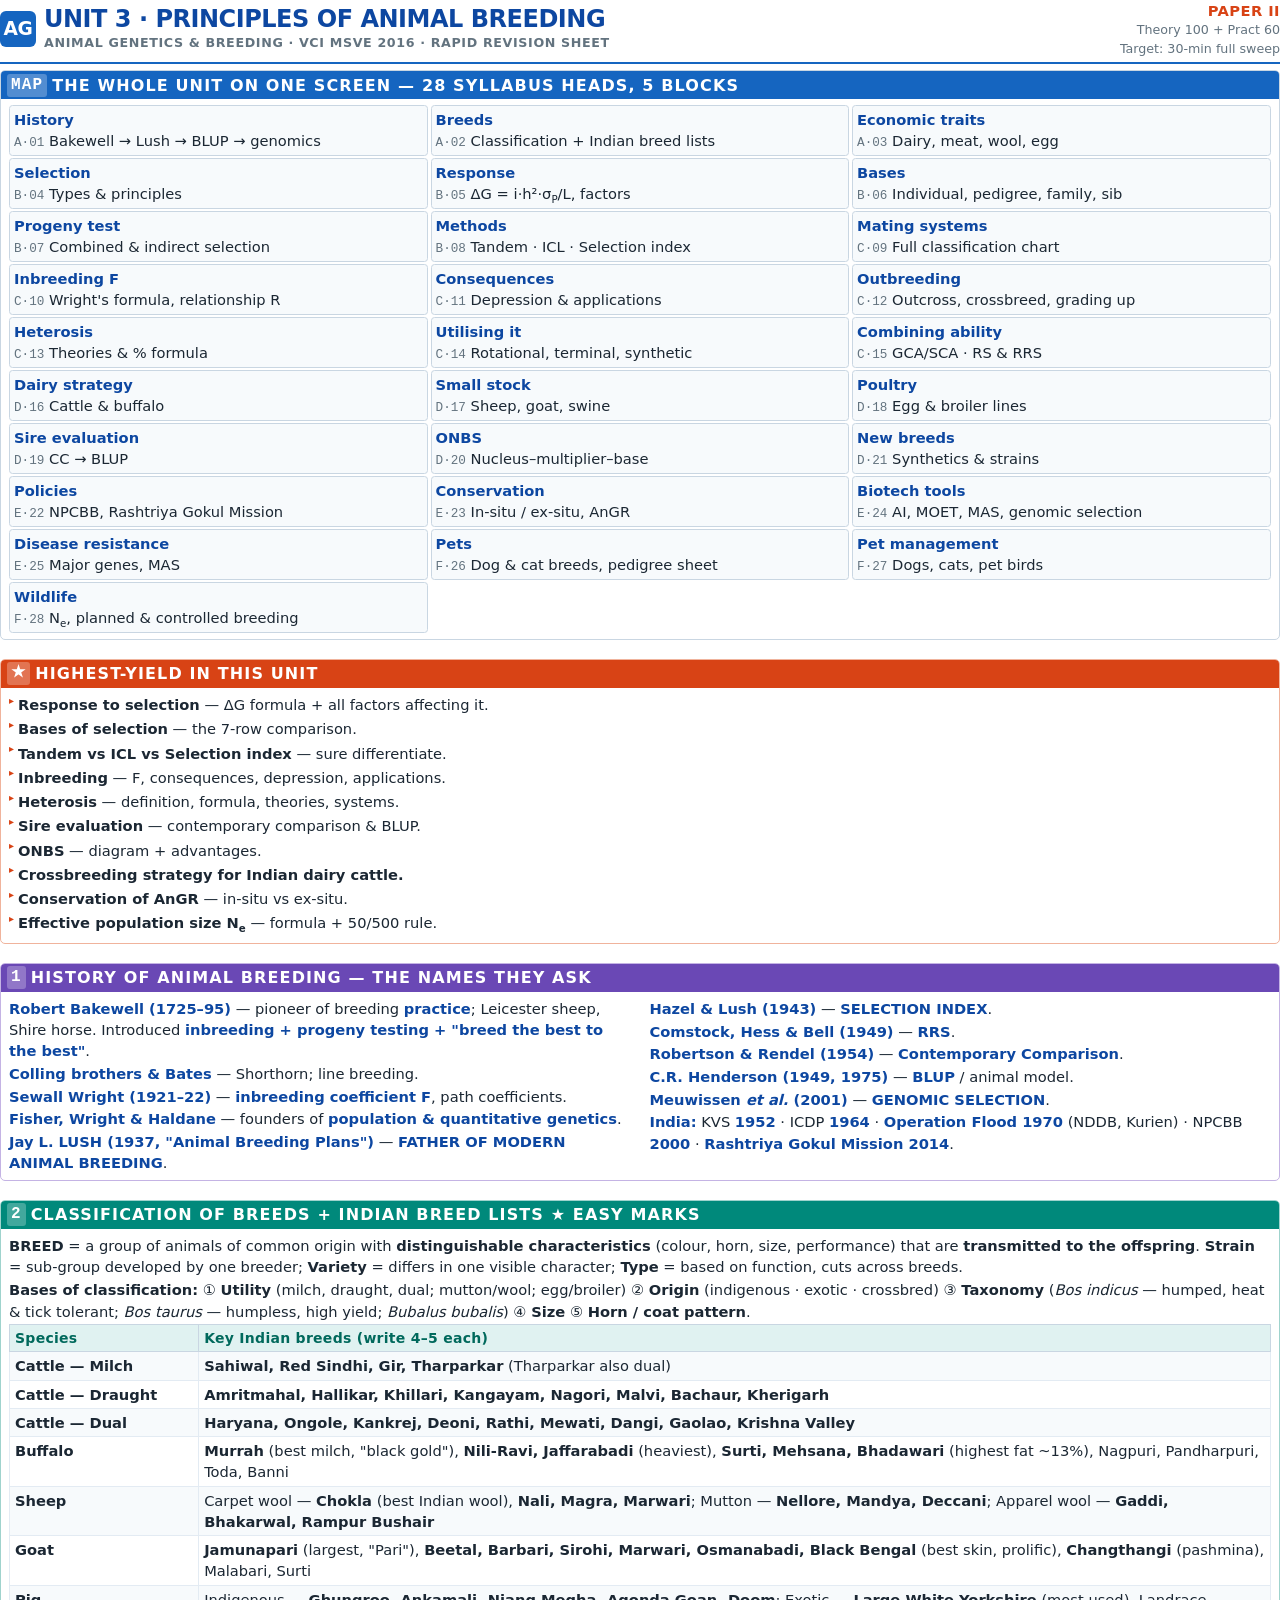
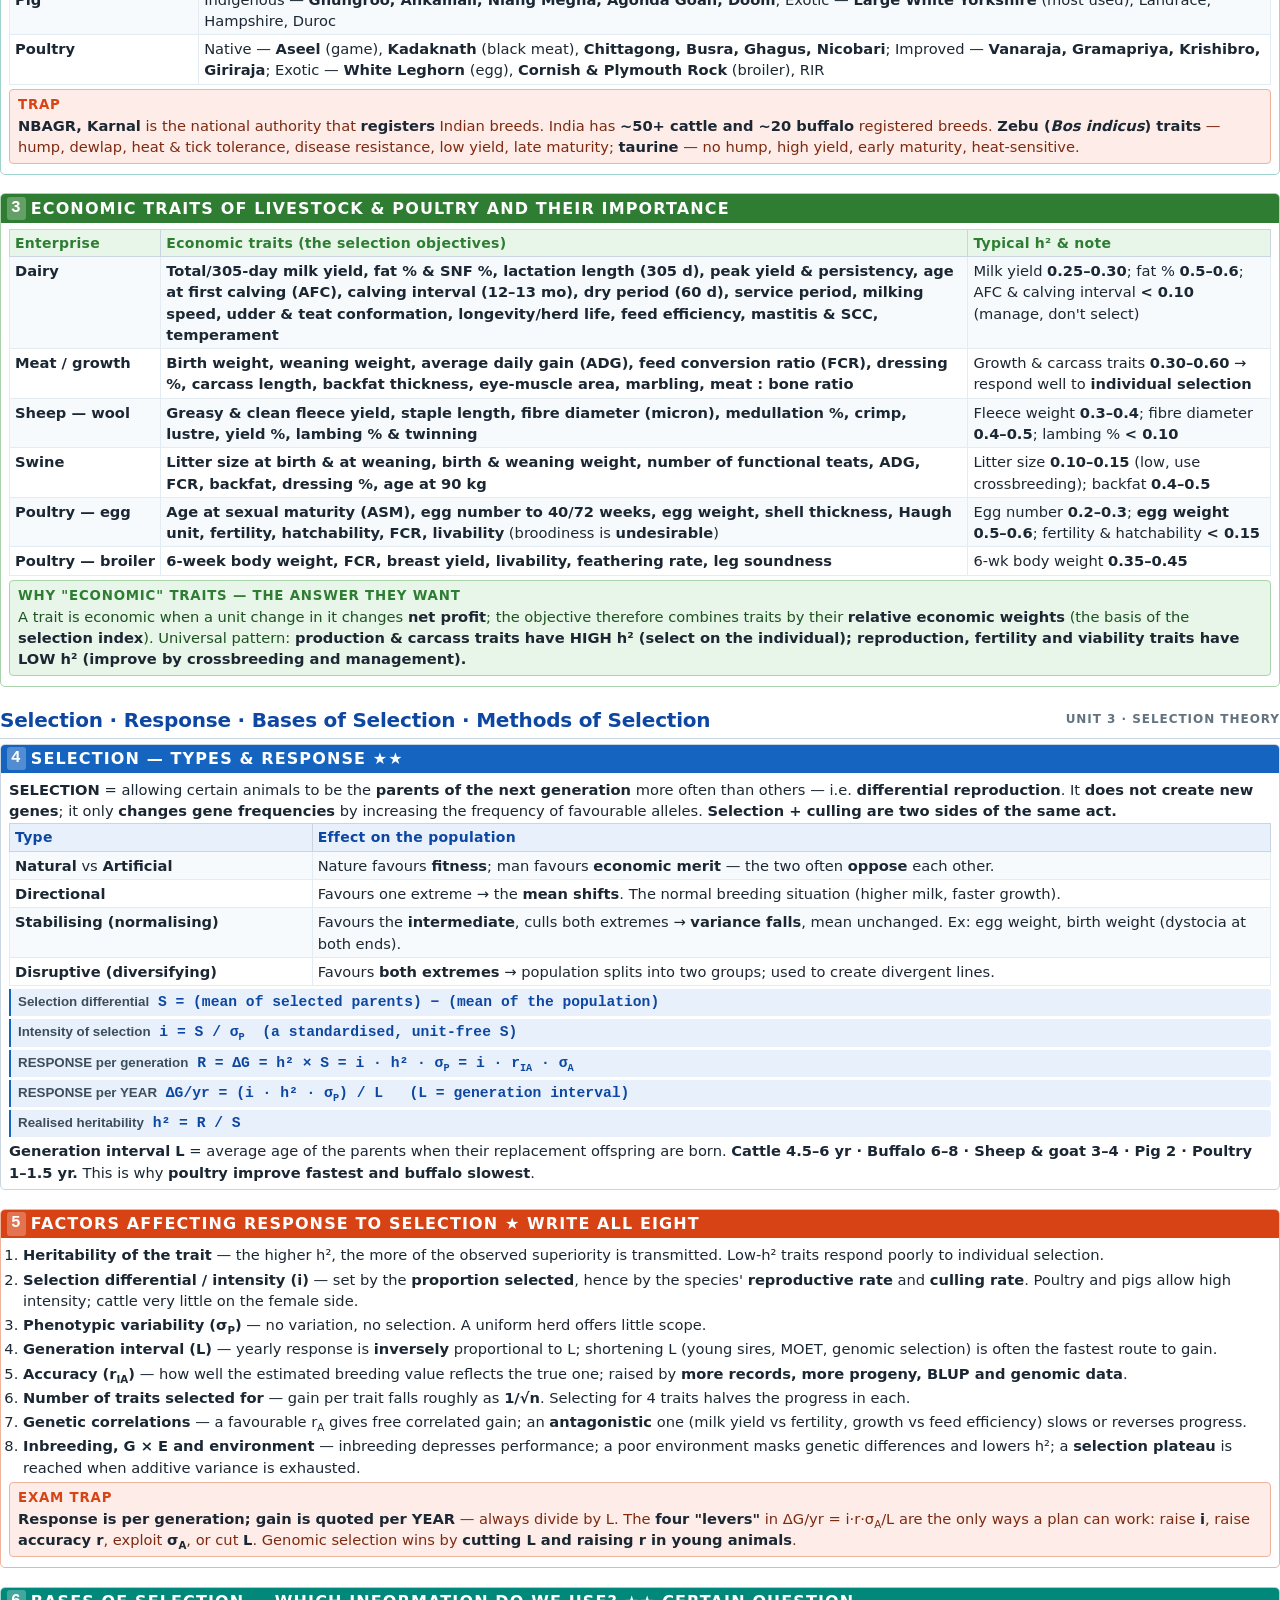
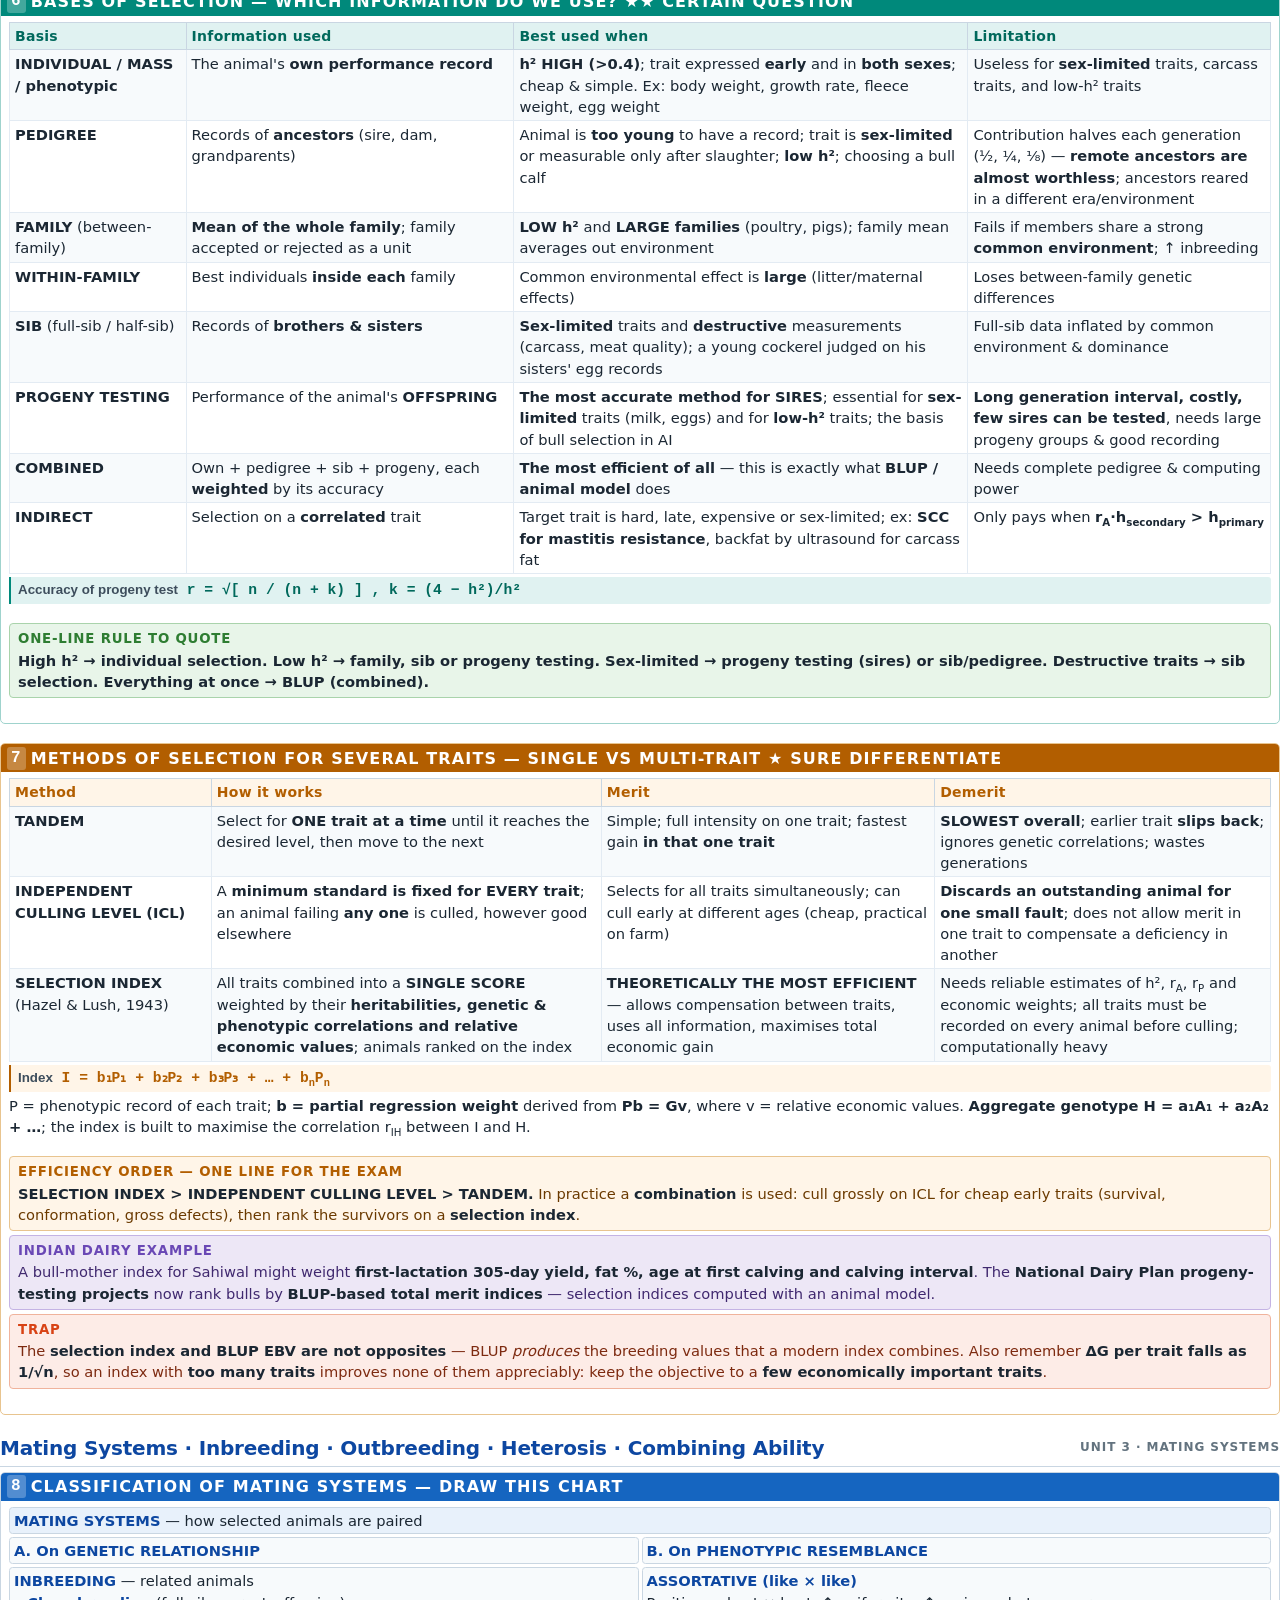
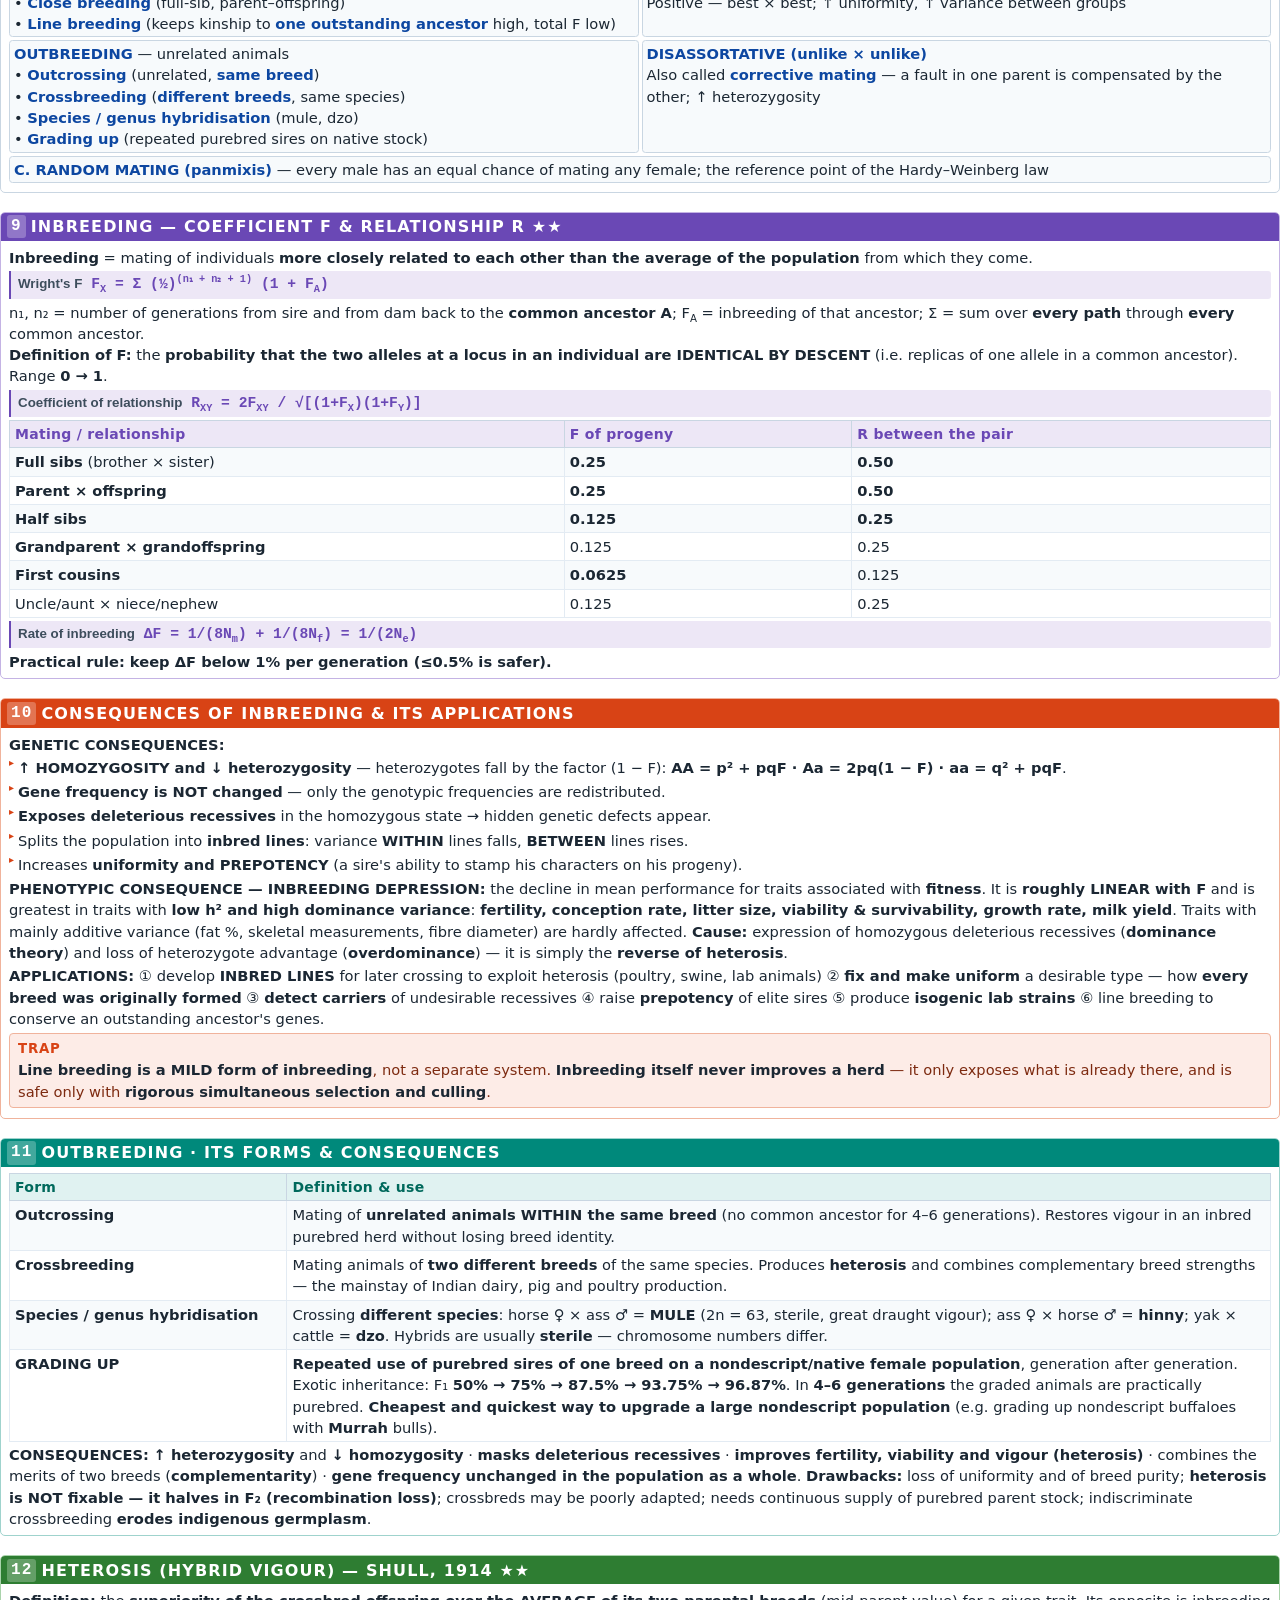
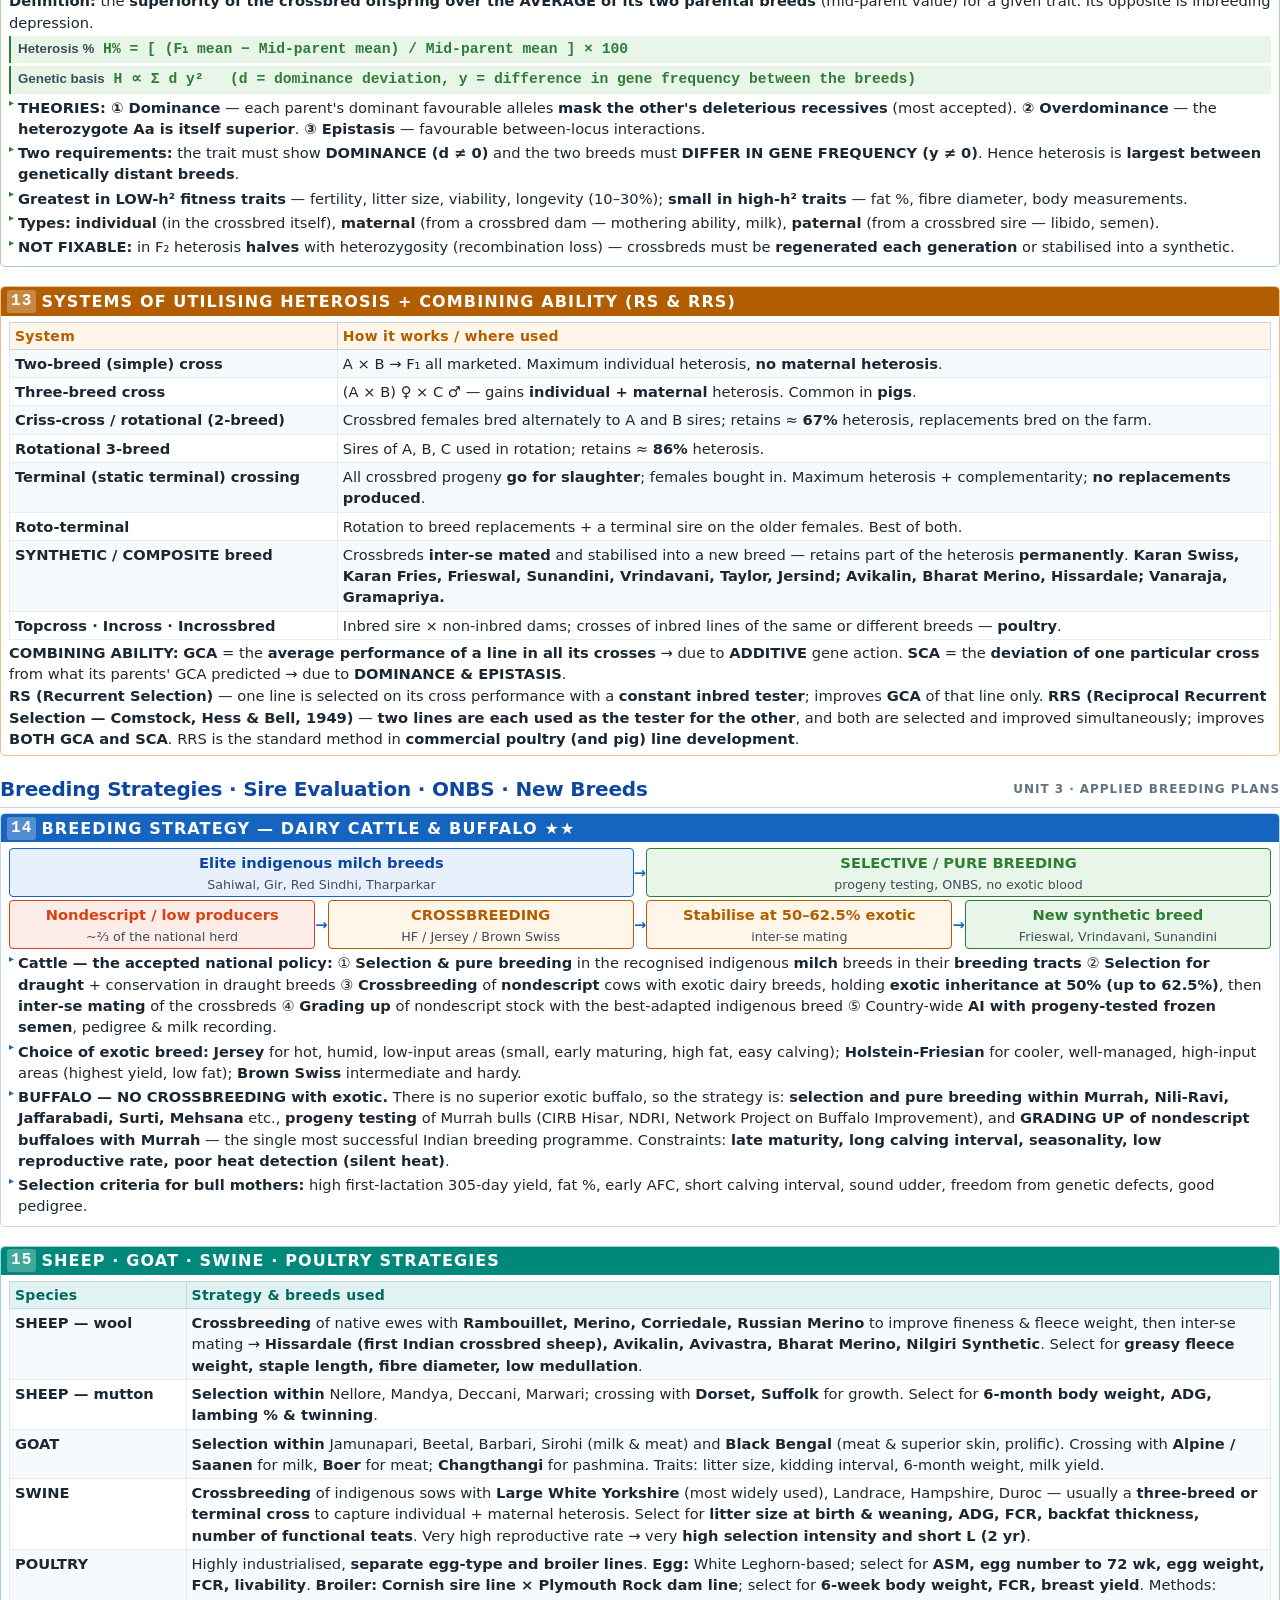
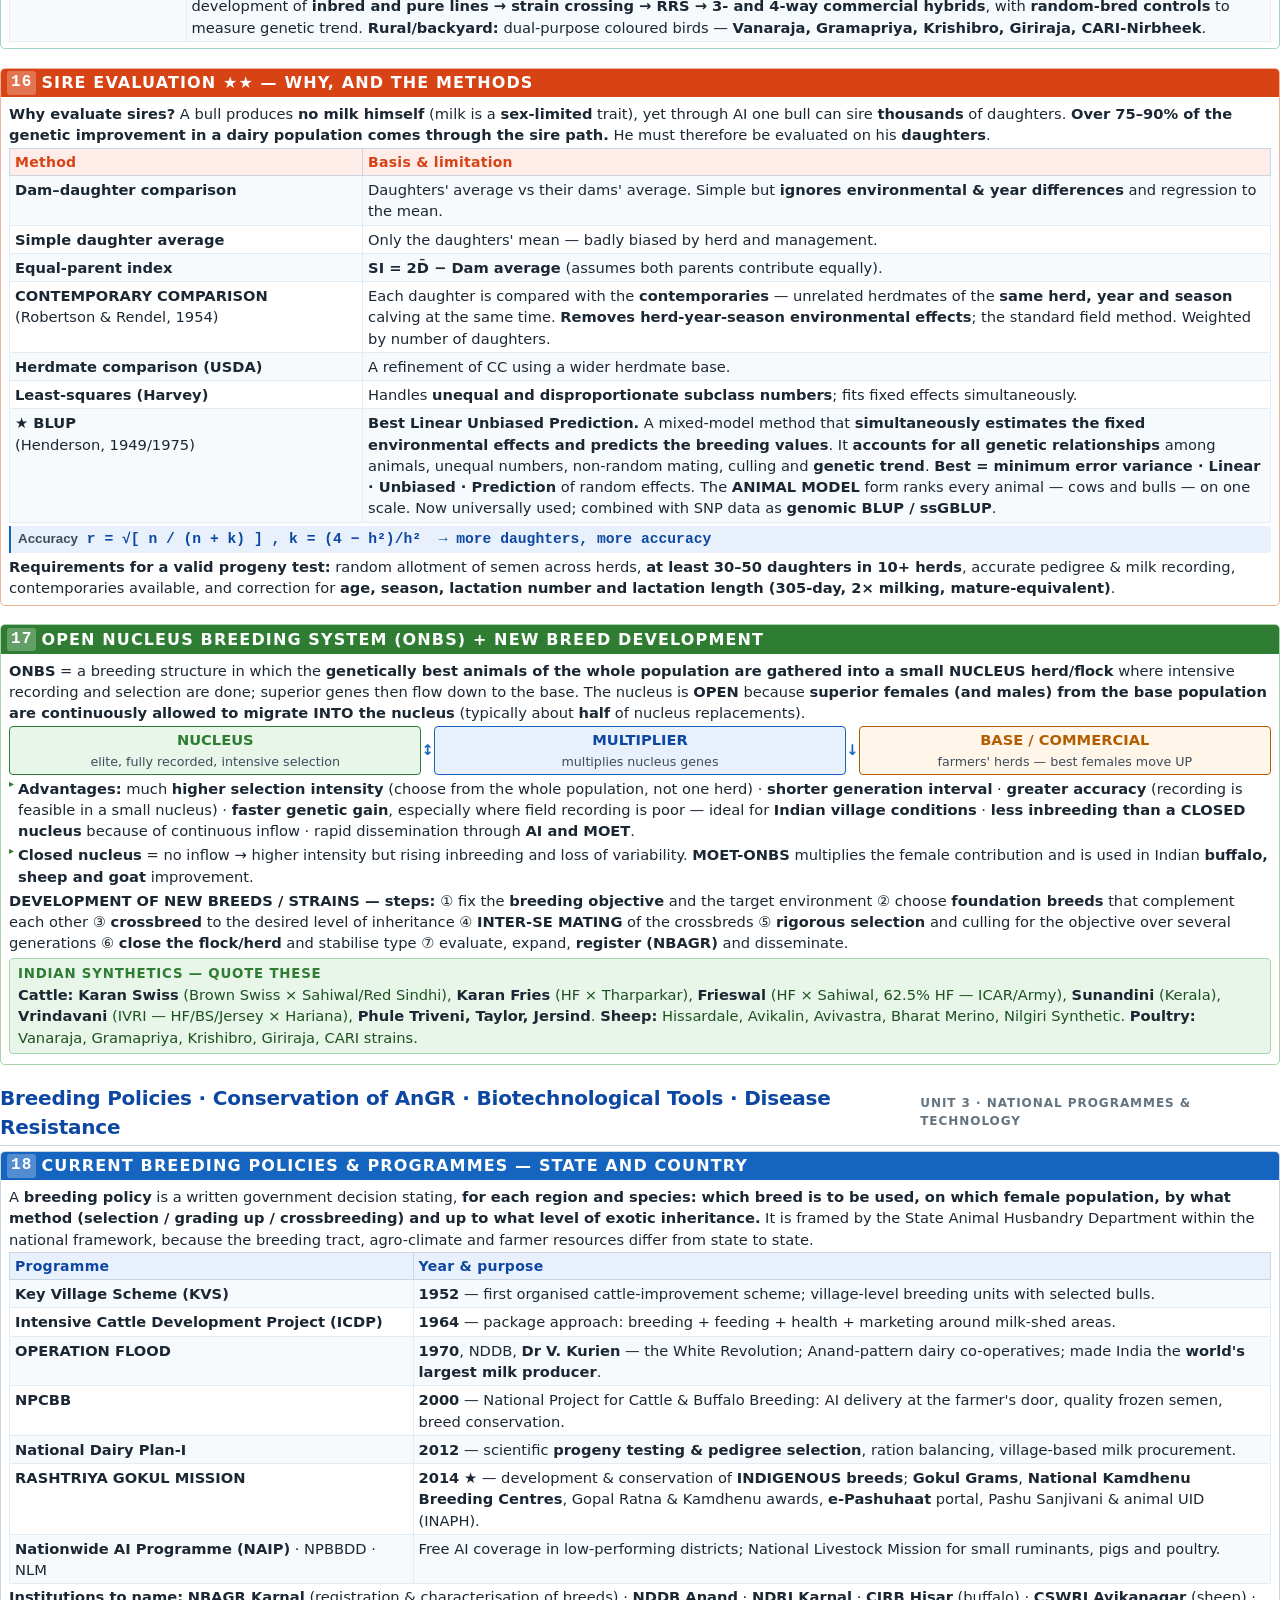
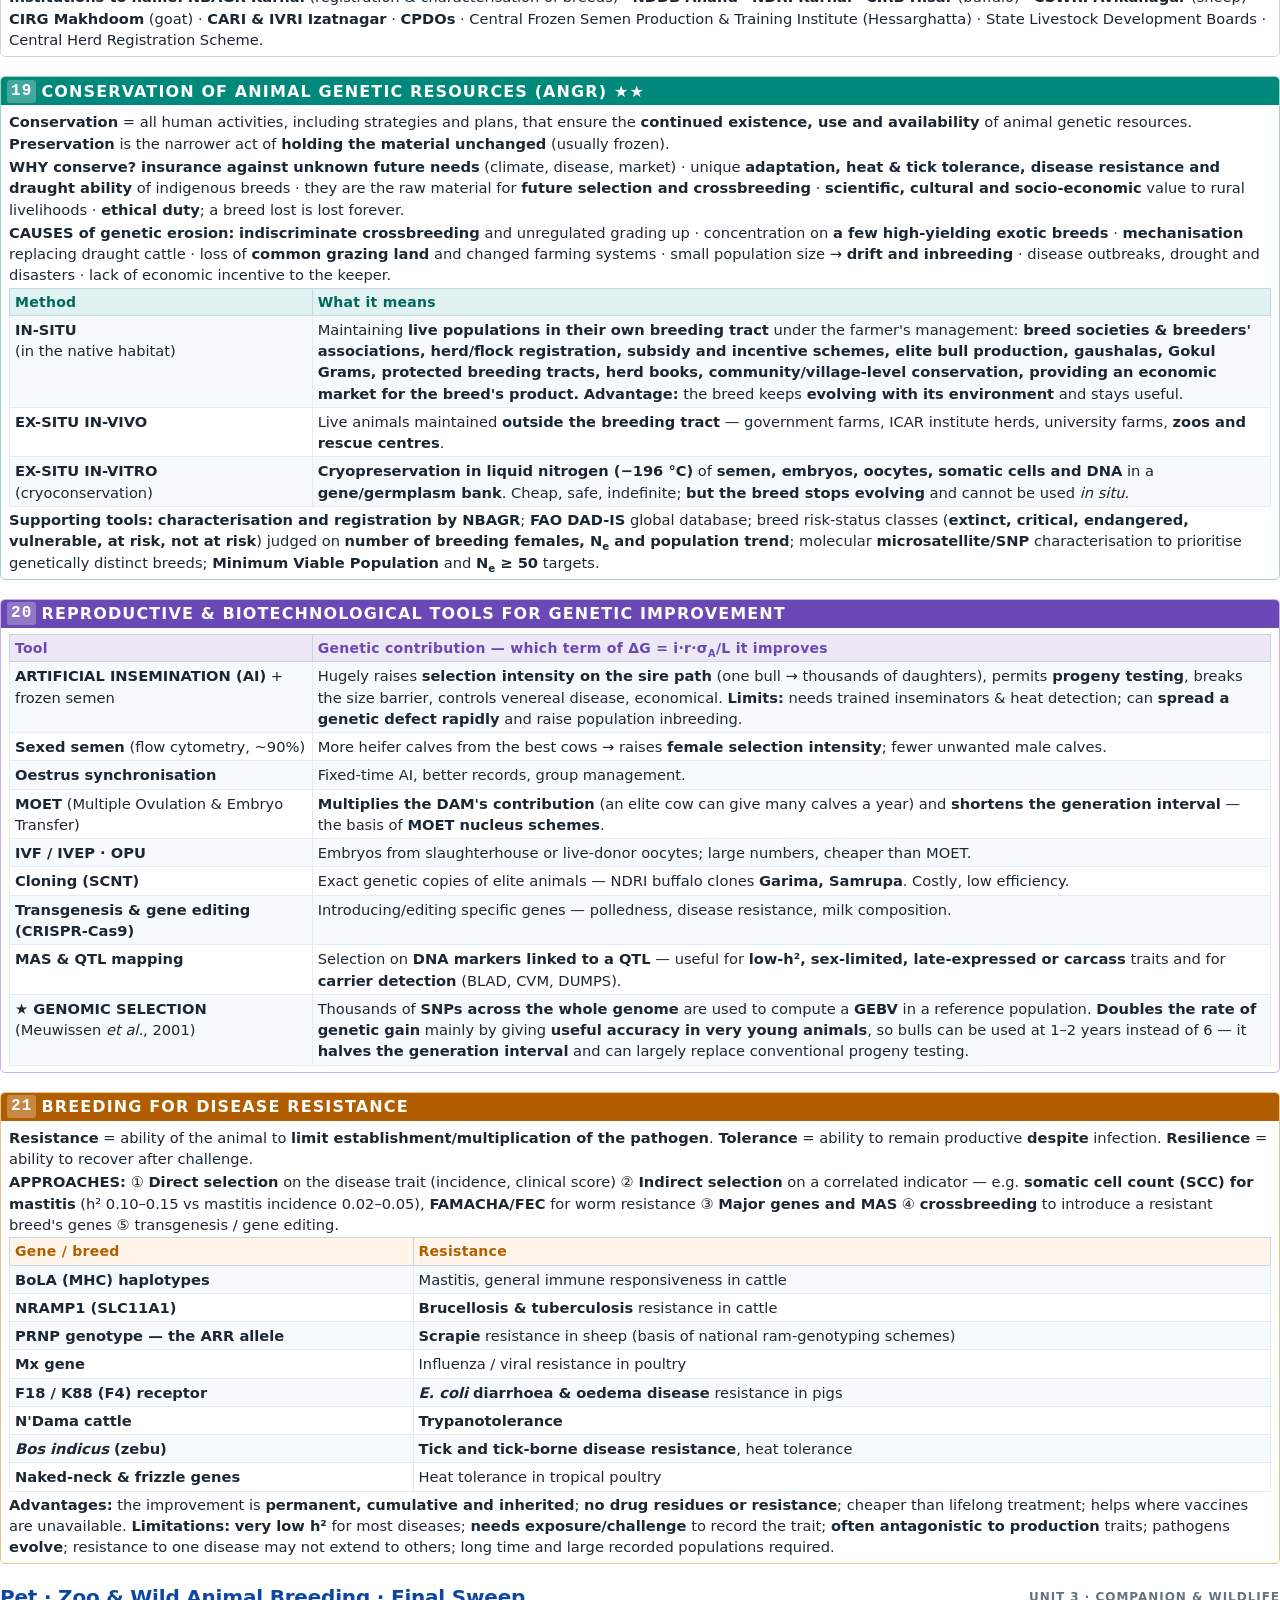
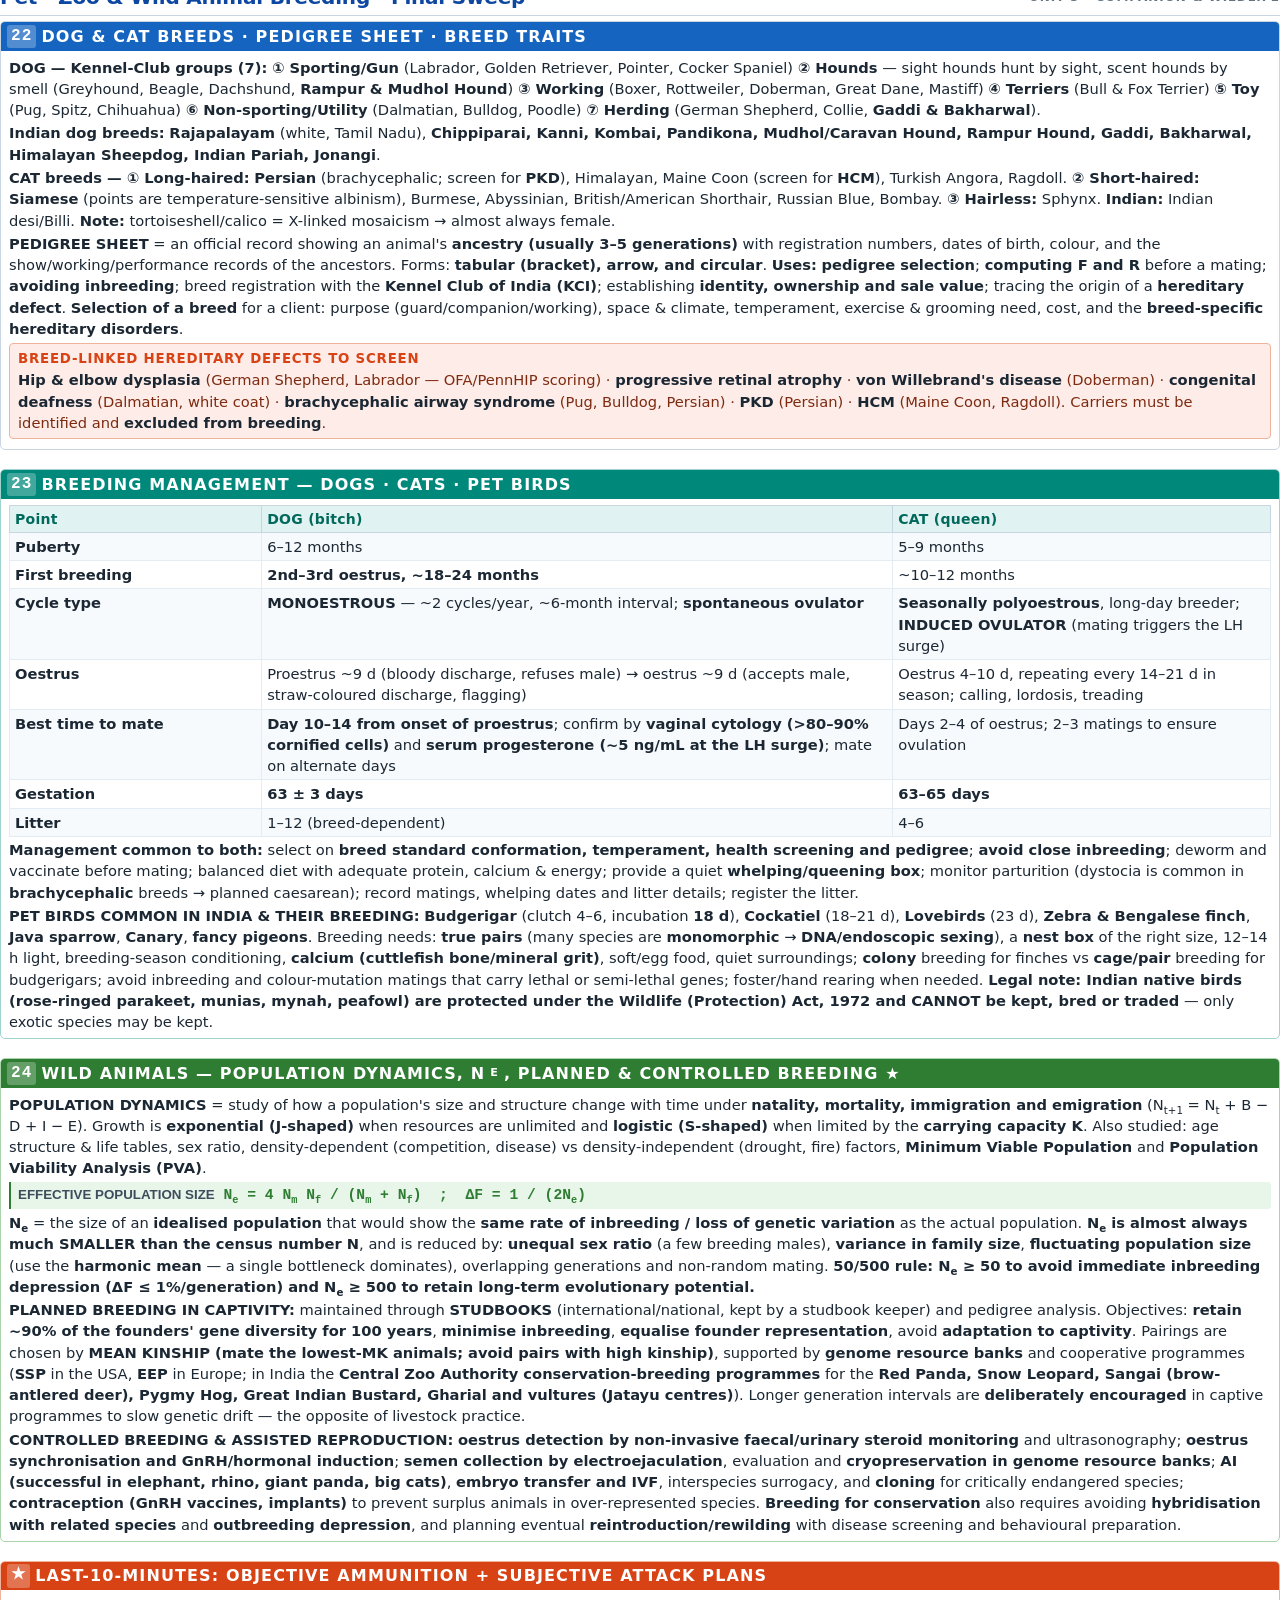
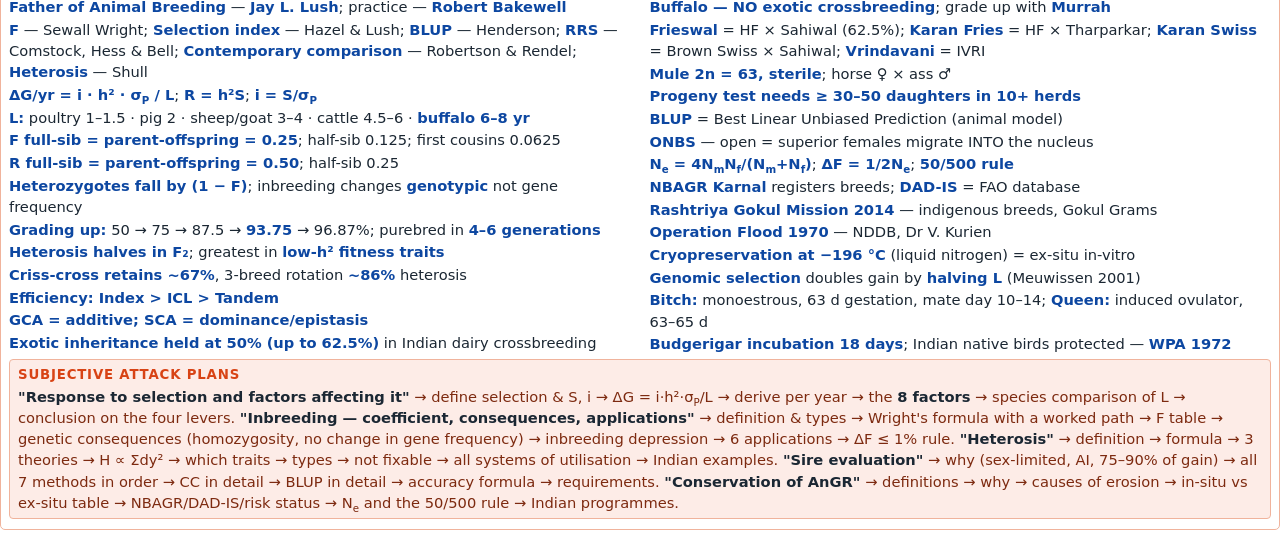
<file: revision/pdf/unit3-rapid-revision-LARGE.html>
<!DOCTYPE html>
<html lang="en">
<head>
<meta charset="utf-8">
<meta name="viewport" content="width=device-width,initial-scale=1">
<title>LARGE PRINT — AGB Unit 3 — Rapid Revision</title>
<style>
/* ============================================================
   AGB RAPID REVISION SHEETS — print-first A4 stylesheet
   Uses the shared IVRI Academic palette (values mirrored from
   assets/css/tokens.css so the sheet prints standalone).
   ============================================================ */

:root{
  --blue:#1565c0; --blue-dark:#0d47a1; --blue-light:#e8f1fb;
  --teal:#00897b; --teal-dark:#00695c; --teal-light:#e0f2f1;
  --purple:#6a48b5; --purple-light:#ede7f6;
  --amber:#b25e00; --amber-light:#fff5e8;
  --coral:#d84315; --coral-light:#fdece7;
  --sage:#2e7d32; --sage-light:#e8f5e9;
  --ink:#1b2733; --ink-2:#3d4d5c; --ink-3:#63737f;
  --line:#c9d6e2; --line-soft:#e3ebf3;
  --surface:#ffffff; --surface-2:#f7fafc; --bg:#eef3f8;
}

*{box-sizing:border-box;}
html,body{margin:0;padding:0;}
body{
  background:var(--bg);
  font-family:"Inter","Segoe UI",system-ui,-apple-system,sans-serif;
  color:var(--ink);
  font-size:8.8pt; line-height:1.28;
  -webkit-print-color-adjust:exact; print-color-adjust:exact;
}
b,strong{font-weight:700;color:var(--ink);}
sub,sup{font-size:.68em;}
.mono{font-family:"JetBrains Mono","Consolas",ui-monospace,monospace;}

/* ---------- PAGE ---------- */
.page{
  width:210mm; min-height:296mm; height:296mm;
  margin:0 auto 6mm; padding:8mm 9mm 7mm;
  background:var(--surface);
  box-shadow:0 2px 14px rgba(21,101,192,.13);
  position:relative; overflow:hidden;
  display:flex; flex-direction:column;
}
.page-no{
  position:absolute; right:9mm; bottom:3.4mm;
  font-size:7.0pt; color:var(--ink-3); letter-spacing:.06em;
  font-family:"JetBrains Mono",monospace;
}
.page-foot{
  position:absolute; left:9mm; bottom:3.4mm;
  font-size:6.8pt; color:var(--ink-3); letter-spacing:.03em;
}

/* ---------- AUTO-FIT WRAPPER ----------
   Each page carries an individually computed scale (--z) so that a full
   page of content fits an A4 sheet exactly, at the largest type that
   still fits. Width is divided by --z first so the block still fills the
   page after zoom. Values are baked in by fit.js -> build.py. */
.pg{
  --z:1;
  width:calc(100% / var(--z));
  transform:scale(var(--z));
  transform-origin:top left;
  flex:0 0 auto;
}

/* ---------- MASTHEAD ---------- */
.masthead{
  display:flex; align-items:center; gap:8px;
  border-bottom:2.4px solid var(--blue);
  padding-bottom:4px; margin-bottom:6px;
}
.mark{
  width:26px;height:26px;border-radius:6px;background:var(--blue);
  color:#fff;font-weight:800;font-size:11.0pt;display:flex;
  align-items:center;justify-content:center;letter-spacing:-.02em;flex:0 0 auto;
}
.mh-t{font-size:12.6pt;font-weight:800;letter-spacing:-.02em;color:var(--blue-dark);line-height:1.05;}
.mh-s{font-size:7.4pt;color:var(--ink-3);letter-spacing:.05em;text-transform:uppercase;font-weight:600;}
.mh-right{margin-left:auto;text-align:right;font-size:7.2pt;color:var(--ink-3);line-height:1.3;}
.mh-right b{display:block;font-size:8.6pt;color:var(--coral);letter-spacing:.03em;}

.runner{
  display:flex;align-items:center;gap:6px;
  border-bottom:1.6px solid var(--line);padding-bottom:3px;margin-bottom:5px;
}
.runner .rn{font-size:10.6pt;font-weight:800;color:var(--blue-dark);letter-spacing:-.01em;}
.runner .rs{font-size:7.2pt;color:var(--ink-3);text-transform:uppercase;letter-spacing:.08em;font-weight:600;margin-left:auto;}

/* ---------- GRID ---------- */
.row{display:flex;gap:4mm;}
.col{flex:1;min-width:0;}
.g2{display:grid;grid-template-columns:1fr 1fr;gap:4mm;}
.g3{display:grid;grid-template-columns:1fr 1fr 1fr;gap:3.2mm;}
.stack{display:flex;flex-direction:column;gap:3.4mm;}
.grow{flex:1;}

/* ---------- BLOCK ---------- */
.blk{border:1px solid var(--line);border-radius:5px;overflow:hidden;background:var(--surface);}
.blk > .bh{
  font-size:8.1pt;font-weight:800;letter-spacing:.07em;text-transform:uppercase;
  padding:2.6px 6px;color:#fff;background:var(--blue);display:flex;align-items:center;gap:5px;
}
.bh .n{
  background:rgba(255,255,255,.26);border-radius:3px;padding:0 4px;font-size:7.4pt;
  font-family:"JetBrains Mono",monospace;
}
.bb{padding:3.8px 5px;}
.blk.teal > .bh{background:var(--teal);}
.blk.purple > .bh{background:var(--purple);}
.blk.amber > .bh{background:var(--amber);}
.blk.coral > .bh{background:var(--coral);}
.blk.sage > .bh{background:var(--sage);}
.blk.teal{border-color:#9fd3cd;} .blk.purple{border-color:#c4b3e4;}
.blk.amber{border-color:#e8c48f;} .blk.coral{border-color:#f0b39c;}
.blk.sage{border-color:#a9d3ab;}

/* ---------- LISTS ---------- */
ul.t{margin:0;padding-left:12px;}
ul.t li{margin:0 0 1.2px;}
ul.t li::marker{color:var(--blue);}
ol.t{margin:0;padding-left:14px;}
ol.t li{margin:0 0 1.6px;}
.dash{margin:0;padding:0;list-style:none;}
.dash li{margin:0 0 1.3px;padding-left:9px;position:relative;}
.dash li::before{content:"▸";position:absolute;left:0;top:-.5px;color:var(--blue);font-size:7.5pt;}
.dash.tealx li::before{color:var(--teal);} .dash.purplex li::before{color:var(--purple);}
.dash.amberx li::before{color:var(--amber);} .dash.coralx li::before{color:var(--coral);}
.dash.sagex li::before{color:var(--sage);}

/* ---------- TABLE ---------- */
table.t{width:100%;border-collapse:collapse;font-size:8.1pt;}
table.t th{
  background:var(--blue-light);color:var(--blue-dark);font-weight:700;
  text-align:left;padding:2px 3.5px;border:1px solid var(--line);font-size:7.7pt;
  letter-spacing:.02em;
}
table.t td{padding:1.8px 3.5px;border:1px solid var(--line-soft);vertical-align:top;}
table.t tr:nth-child(even) td{background:var(--surface-2);}
table.t.teal th{background:var(--teal-light);color:var(--teal-dark);}
table.t.purple th{background:var(--purple-light);color:var(--purple);}
table.t.amber th{background:var(--amber-light);color:var(--amber);}
table.t.sage th{background:var(--sage-light);color:var(--sage);}
table.t.coral th{background:var(--coral-light);color:var(--coral);}
table.t.tight td,table.t.tight th{padding:1.6px 3px;font-size:7.7pt;}

/* ---------- FORMULA ---------- */
.fx{
  font-family:"JetBrains Mono",monospace;font-size:8.2pt;
  background:var(--blue-light);border-left:2.6px solid var(--blue);
  padding:2px 5px;border-radius:0 3px 3px 0;margin:1.7px 0;display:block;
  color:var(--blue-dark);font-weight:600;
}
.fx.teal{background:var(--teal-light);border-color:var(--teal);color:var(--teal-dark);}
.fx.purple{background:var(--purple-light);border-color:var(--purple);color:var(--purple);}
.fx.amber{background:var(--amber-light);border-color:var(--amber);color:var(--amber);}
.fx.sage{background:var(--sage-light);border-color:var(--sage);color:var(--sage);}
.fx .lbl{font-family:"Inter",sans-serif;font-weight:700;color:var(--ink-2);font-size:7.4pt;}

/* ---------- CHIPS / TAGS ---------- */
.chip{
  display:inline-block;padding:.4px 4.5px;border-radius:9px;font-size:7.0pt;font-weight:700;
  background:var(--blue-light);color:var(--blue-dark);letter-spacing:.02em;margin:0 2px 2px 0;
}
.chip.t{background:var(--teal-light);color:var(--teal-dark);}
.chip.p{background:var(--purple-light);color:var(--purple);}
.chip.a{background:var(--amber-light);color:var(--amber);}
.chip.c{background:var(--coral-light);color:var(--coral);}
.chip.s{background:var(--sage-light);color:var(--sage);}

/* ---------- CALLOUTS ---------- */
.call{border-radius:4px;padding:2.9px 5px;font-size:7.9pt;margin:2px 0;border:1px solid;}
.call .ct{font-weight:800;font-size:7.4pt;letter-spacing:.06em;text-transform:uppercase;display:block;margin-bottom:1px;}
.call.trap{background:var(--coral-light);border-color:#f0b39c;color:#7d2a10;}
.call.trap .ct{color:var(--coral);}
.call.mnem{background:var(--amber-light);border-color:#e8c48f;color:#6b3a00;}
.call.mnem .ct{color:var(--amber);}
.call.gold{background:var(--sage-light);border-color:#a9d3ab;color:#1d5220;}
.call.gold .ct{color:var(--sage);}
.call.why{background:var(--purple-light);border-color:#c4b3e4;color:#40296f;}
.call.why .ct{color:var(--purple);}

/* ---------- FLOW / DIAGRAM ---------- */
.flow{display:flex;align-items:stretch;gap:0;font-size:7.6pt;}
.node{
  flex:1;border:1.2px solid var(--blue);border-radius:4px;padding:2.2px 4px;
  background:var(--blue-light);text-align:center;line-height:1.2;
}
.node b{display:block;font-size:7.9pt;color:var(--blue-dark);}
.node small{color:var(--ink-2);font-size:6.9pt;}
.arw{flex:0 0 12px;display:flex;align-items:center;justify-content:center;color:var(--blue);font-weight:800;font-size:9.0pt;}
.node.t{border-color:var(--teal);background:var(--teal-light);} .node.t b{color:var(--teal-dark);}
.node.p{border-color:var(--purple);background:var(--purple-light);} .node.p b{color:var(--purple);}
.node.a{border-color:var(--amber);background:var(--amber-light);} .node.a b{color:var(--amber);}
.node.s{border-color:var(--sage);background:var(--sage-light);} .node.s b{color:var(--sage);}
.node.c{border-color:var(--coral);background:var(--coral-light);} .node.c b{color:var(--coral);}

/* tree */
.tree{font-size:7.7pt;line-height:1.3;}
.tree .lvl{display:flex;gap:3px;margin-bottom:3px;}
.tree .box{
  flex:1;border:1px solid var(--line);border-radius:3.5px;padding:2px 4px;background:var(--surface-2);
}
.tree .box b{color:var(--blue-dark);}

/* key-value strip */
.kv{display:grid;grid-template-columns:auto 1fr;gap:1.5px 6px;font-size:8.0pt;}
.kv dt{font-weight:700;color:var(--blue-dark);white-space:nowrap;}
.kv dd{margin:0;color:var(--ink-2);}

/* numbered map */
.map{display:grid;grid-template-columns:repeat(4,1fr);gap:2.6px;font-size:7.4pt;}
.map .m{
  border:1px solid var(--line);border-radius:3.5px;padding:2.4px 4px;background:var(--surface-2);
  line-height:1.22;
}
.map .m b{display:block;color:var(--blue-dark);font-size:7.7pt;}
.map .m span{color:var(--ink-3);font-size:6.7pt;font-family:"JetBrains Mono",monospace;}

/* rapid-fire two column list */
.rf{column-count:2;column-gap:5mm;font-size:7.9pt;}
.rf p{margin:0 0 1.4px;break-inside:avoid;}
.rf b{color:var(--blue-dark);}
.rf3{column-count:3;column-gap:4mm;font-size:7.7pt;}
.rf3 p{margin:0 0 1.3px;break-inside:avoid;}

/* answer skeleton */
.skel{font-size:7.9pt;}
.skel .s{display:flex;gap:5px;margin-bottom:1.6px;align-items:baseline;}
.skel .s i{
  flex:0 0 15px;font-style:normal;font-weight:800;color:#fff;background:var(--purple);
  border-radius:3px;text-align:center;font-size:6.9pt;padding:.5px 0;
}
.hl{background:#fff3b0;padding:0 1px;border-radius:2px;font-weight:600;}
.u{border-bottom:1.4px solid var(--amber);padding-bottom:.5px;font-weight:700;}

/* ---------- PRINT ---------- */
@page{size:A4 portrait;margin:0;}
@media print{
  body{background:#fff;}
  .page{margin:0;box-shadow:none;page-break-after:always;break-after:page;}
  .page:last-child{page-break-after:auto;break-after:auto;}
  .noprint{display:none !important;}
}
.toolbar{
  max-width:210mm;margin:8px auto 0;display:flex;gap:8px;align-items:center;
  font-size:8.5pt;color:var(--ink-2);
}
.toolbar button{
  font:inherit;font-weight:700;background:var(--blue);color:#fff;border:0;
  padding:6px 14px;border-radius:6px;cursor:pointer;
}
.toolbar a{color:var(--blue);font-weight:700;text-decoration:none;}

/* ===== LARGE PRINT: free-flowing pages ===== */
@page{size:A4 portrait;margin:12mm 11mm 13mm;}
html,body{background:#fff !important;}
body{line-height:1.42 !important;}
.toolbar,.page-no,.page-foot{display:none !important;}
.page{width:auto !important;height:auto !important;min-height:0 !important;
  margin:0 0 5mm !important;padding:0 !important;box-shadow:none !important;
  overflow:visible !important;display:block !important;
  page-break-after:auto !important;break-after:auto !important;}
.pg{width:auto !important;transform:none !important;}
/* every unit block starts cleanly; keep small items whole */
.blk{margin-bottom:5mm;}
.g2,.g3,.row{margin-bottom:0 !important;margin-top:0 !important;}
.bh{break-after:avoid;page-break-after:avoid;}
tr,.fx,.call,.node,.map .m,.box,.skel .s,.rf p,.rf3 p,li{break-inside:avoid;page-break-inside:avoid;}
.map{grid-template-columns:repeat(3,1fr) !important;}
/* single full-width column: nothing gets squeezed or clipped */
.g2,.g3,.row{display:block !important;}
.g2>*,.g3>*,.row>*,.col{margin-bottom:5mm !important;width:auto !important;}
.row .col>.blk,.row>.col{margin-bottom:4mm;}
/* uniform comfortable sizes */
.pg,.pg *{font-size:11.0pt !important;line-height:1.45 !important;}
.pg sub,.pg sup{font-size:.7em !important;line-height:0 !important;}
.mh-t{font-size:18.0pt !important;line-height:1.2 !important;}
.mh-s,.mh-right{font-size:9.5pt !important;}
.runner .rn{font-size:15.0pt !important;}
.runner .rs{font-size:9.0pt !important;}
.bh,.bh *{font-size:12.0pt !important;}
table.t th{font-size:10.5pt !important;}
.fx,.fx *{font-size:11.0pt !important;}
.fx .lbl,.call .ct{font-size:10.0pt !important;}
.chip,.node small,.map .m span{font-size:9.5pt !important;}
.mark{font-size:14.0pt !important;width:36px !important;height:36px !important;}
.rf3{column-count:2 !important;}
.flow{flex-wrap:wrap;row-gap:4px;}
.masthead,.runner{break-after:avoid;}
.runner{margin-top:3mm;}
table.t td,table.t th{padding:3px 5px !important;}
.bb{padding:6px 8px !important;}
.fx{padding:3px 7px !important;margin:3px 0 !important;}
.call{padding:5px 8px !important;margin:4px 0 !important;}
.dash li,ul.t li,ol.t li{margin-bottom:3px !important;}

</style>
</head>
<body>

<div class="toolbar noprint">
  <button onclick="window.print()">🖨 Print / Save as PDF</button>
  <span>A4 · 6 pages · set margins to <b>None</b> and enable <b>Background graphics</b></span>
  <a href="index.html">← All units</a>
</div>

<!-- ==================== PAGE 1 ==================== -->
<section class="page">
  <div class="pg" style="--z:0.832">
  <div class="masthead">
    <div class="mark">AG</div>
    <div>
      <div class="mh-t">UNIT 3 · PRINCIPLES OF ANIMAL BREEDING</div>
      <div class="mh-s">Animal Genetics &amp; Breeding · VCI MSVE 2016 · Rapid Revision Sheet</div>
    </div>
    <div class="mh-right"><b>PAPER II</b>Theory 100 + Pract 60<br>Target: 30-min full sweep</div>
  </div>

  <div class="row" style="gap:4mm;">
    <div class="col" style="flex:1.42;">
      <div class="blk">
        <div class="bh"><span class="n">MAP</span> THE WHOLE UNIT ON ONE SCREEN — 28 SYLLABUS HEADS, 5 BLOCKS</div>
        <div class="bb">
          <div class="map">
            <div class="m"><b>History</b><span>A·01</span> Bakewell → Lush → BLUP → genomics</div>
            <div class="m"><b>Breeds</b><span>A·02</span> Classification + Indian breed lists</div>
            <div class="m"><b>Economic traits</b><span>A·03</span> Dairy, meat, wool, egg</div>
            <div class="m"><b>Selection</b><span>B·04</span> Types &amp; principles</div>
            <div class="m"><b>Response</b><span>B·05</span> ΔG = i·h²·σ<sub>P</sub>/L, factors</div>
            <div class="m"><b>Bases</b><span>B·06</span> Individual, pedigree, family, sib</div>
            <div class="m"><b>Progeny test</b><span>B·07</span> Combined &amp; indirect selection</div>
            <div class="m"><b>Methods</b><span>B·08</span> Tandem · ICL · Selection index</div>
            <div class="m"><b>Mating systems</b><span>C·09</span> Full classification chart</div>
            <div class="m"><b>Inbreeding F</b><span>C·10</span> Wright's formula, relationship R</div>
            <div class="m"><b>Consequences</b><span>C·11</span> Depression &amp; applications</div>
            <div class="m"><b>Outbreeding</b><span>C·12</span> Outcross, crossbreed, grading up</div>
            <div class="m"><b>Heterosis</b><span>C·13</span> Theories &amp; % formula</div>
            <div class="m"><b>Utilising it</b><span>C·14</span> Rotational, terminal, synthetic</div>
            <div class="m"><b>Combining ability</b><span>C·15</span> GCA/SCA · RS &amp; RRS</div>
            <div class="m"><b>Dairy strategy</b><span>D·16</span> Cattle &amp; buffalo</div>
            <div class="m"><b>Small stock</b><span>D·17</span> Sheep, goat, swine</div>
            <div class="m"><b>Poultry</b><span>D·18</span> Egg &amp; broiler lines</div>
            <div class="m"><b>Sire evaluation</b><span>D·19</span> CC → BLUP</div>
            <div class="m"><b>ONBS</b><span>D·20</span> Nucleus–multiplier–base</div>
            <div class="m"><b>New breeds</b><span>D·21</span> Synthetics &amp; strains</div>
            <div class="m"><b>Policies</b><span>E·22</span> NPCBB, Rashtriya Gokul Mission</div>
            <div class="m"><b>Conservation</b><span>E·23</span> In-situ / ex-situ, AnGR</div>
            <div class="m"><b>Biotech tools</b><span>E·24</span> AI, MOET, MAS, genomic selection</div>
            <div class="m"><b>Disease resistance</b><span>E·25</span> Major genes, MAS</div>
            <div class="m"><b>Pets</b><span>F·26</span> Dog &amp; cat breeds, pedigree sheet</div>
            <div class="m"><b>Pet management</b><span>F·27</span> Dogs, cats, pet birds</div>
            <div class="m"><b>Wildlife</b><span>F·28</span> N<sub>e</sub>, planned &amp; controlled breeding</div>
          </div>
        </div>
      </div>
    </div>
    <div class="col" style="flex:1;">
      <div class="blk coral">
        <div class="bh"><span class="n">★</span> HIGHEST-YIELD IN THIS UNIT</div>
        <div class="bb">
          <ul class="dash coralx" style="font-size:7.8pt;">
            <li><b>Response to selection</b> — ΔG formula + all factors affecting it.</li>
            <li><b>Bases of selection</b> — the 7-row comparison.</li>
            <li><b>Tandem vs ICL vs Selection index</b> — sure differentiate.</li>
            <li><b>Inbreeding</b> — F, consequences, depression, applications.</li>
            <li><b>Heterosis</b> — definition, formula, theories, systems.</li>
            <li><b>Sire evaluation</b> — contemporary comparison &amp; BLUP.</li>
            <li><b>ONBS</b> — diagram + advantages.</li>
            <li><b>Crossbreeding strategy for Indian dairy cattle.</b></li>
            <li><b>Conservation of AnGR</b> — in-situ vs ex-situ.</li>
            <li><b>Effective population size N<sub>e</sub></b> — formula + 50/500 rule.</li>
          </ul>
        </div>
      </div>
    </div>
  </div>

  <div class="g2" style="margin-top:3.4mm;">
    <div class="blk purple">
      <div class="bh"><span class="n">1</span> HISTORY OF ANIMAL BREEDING — THE NAMES THEY ASK</div>
      <div class="bb">
        <div class="rf" style="font-size:7.8pt;">
          <p><b>Robert Bakewell (1725–95)</b> — pioneer of breeding <b>practice</b>; Leicester sheep, Shire horse. Introduced <b>inbreeding + progeny testing + "breed the best to the best"</b>.</p>
          <p><b>Colling brothers &amp; Bates</b> — Shorthorn; line breeding.</p>
          <p><b>Sewall Wright (1921–22)</b> — <b>inbreeding coefficient F</b>, path coefficients.</p>
          <p><b>Fisher, Wright &amp; Haldane</b> — founders of <b>population &amp; quantitative genetics</b>.</p>
          <p><b>Jay L. LUSH (1937, "Animal Breeding Plans")</b> — <b>FATHER OF MODERN ANIMAL BREEDING</b>.</p>
          <p><b>Hazel &amp; Lush (1943)</b> — <b>SELECTION INDEX</b>.</p>
          <p><b>Comstock, Hess &amp; Bell (1949)</b> — <b>RRS</b>.</p>
          <p><b>Robertson &amp; Rendel (1954)</b> — <b>Contemporary Comparison</b>.</p>
          <p><b>C.R. Henderson (1949, 1975)</b> — <b>BLUP</b> / animal model.</p>
          <p><b>Meuwissen <i>et al.</i> (2001)</b> — <b>GENOMIC SELECTION</b>.</p>
          <p><b>India:</b> KVS <b>1952</b> · ICDP <b>1964</b> · <b>Operation Flood 1970</b> (NDDB, Kurien) · NPCBB <b>2000</b> · <b>Rashtriya Gokul Mission 2014</b>.</p>
        </div>
      </div>
    </div>

    <div class="blk teal">
      <div class="bh"><span class="n">2</span> CLASSIFICATION OF BREEDS + INDIAN BREED LISTS ★ EASY MARKS</div>
      <div class="bb">
        <p style="margin:0 0 2px;font-size:7.8pt;"><b>BREED</b> = a group of animals of common origin with <b>distinguishable characteristics</b> (colour, horn, size, performance) that are <b>transmitted to the offspring</b>. <b>Strain</b> = sub-group developed by one breeder; <b>Variety</b> = differs in one visible character; <b>Type</b> = based on function, cuts across breeds.</p>
        <p style="margin:0 0 2px;font-size:7.8pt;"><b>Bases of classification:</b> ① <b>Utility</b> (milch, draught, dual; mutton/wool; egg/broiler) ② <b>Origin</b> (indigenous · exotic · crossbred) ③ <b>Taxonomy</b> (<i>Bos indicus</i> — humped, heat &amp; tick tolerant; <i>Bos taurus</i> — humpless, high yield; <i>Bubalus bubalis</i>) ④ <b>Size</b> ⑤ <b>Horn / coat pattern</b>.</p>
        <table class="t teal tight">
          <tr><th style="width:15%;">Species</th><th>Key Indian breeds (write 4–5 each)</th></tr>
          <tr><td><b>Cattle — Milch</b></td><td><b>Sahiwal, Red Sindhi, Gir, Tharparkar</b> (Tharparkar also dual)</td></tr>
          <tr><td><b>Cattle — Draught</b></td><td><b>Amritmahal, Hallikar, Khillari, Kangayam, Nagori, Malvi, Bachaur, Kherigarh</b></td></tr>
          <tr><td><b>Cattle — Dual</b></td><td><b>Haryana, Ongole, Kankrej, Deoni, Rathi, Mewati, Dangi, Gaolao, Krishna Valley</b></td></tr>
          <tr><td><b>Buffalo</b></td><td><b>Murrah</b> (best milch, "black gold"), <b>Nili-Ravi, Jaffarabadi</b> (heaviest), <b>Surti, Mehsana, Bhadawari</b> (highest fat ~13%), Nagpuri, Pandharpuri, Toda, Banni</td></tr>
          <tr><td><b>Sheep</b></td><td>Carpet wool — <b>Chokla</b> (best Indian wool), <b>Nali, Magra, Marwari</b>; Mutton — <b>Nellore, Mandya, Deccani</b>; Apparel wool — <b>Gaddi, Bhakarwal, Rampur Bushair</b></td></tr>
          <tr><td><b>Goat</b></td><td><b>Jamunapari</b> (largest, "Pari"), <b>Beetal, Barbari, Sirohi, Marwari, Osmanabadi, Black Bengal</b> (best skin, prolific), <b>Changthangi</b> (pashmina), Malabari, Surti</td></tr>
          <tr><td><b>Pig</b></td><td>Indigenous — <b>Ghungroo, Ankamali, Niang Megha, Agonda Goan, Doom</b>; Exotic — <b>Large White Yorkshire</b> (most used), Landrace, Hampshire, Duroc</td></tr>
          <tr><td><b>Poultry</b></td><td>Native — <b>Aseel</b> (game), <b>Kadaknath</b> (black meat), <b>Chittagong, Busra, Ghagus, Nicobari</b>; Improved — <b>Vanaraja, Gramapriya, Krishibro, Giriraja</b>; Exotic — <b>White Leghorn</b> (egg), <b>Cornish &amp; Plymouth Rock</b> (broiler), RIR</td></tr>
        </table>
        <div class="call trap"><span class="ct">Trap</span><b>NBAGR, Karnal</b> is the national authority that <b>registers</b> Indian breeds. India has <b>~50+ cattle and ~20 buffalo</b> registered breeds. <b>Zebu (<i>Bos indicus</i>) traits</b> — hump, dewlap, heat &amp; tick tolerance, disease resistance, low yield, late maturity; <b>taurine</b> — no hump, high yield, early maturity, heat-sensitive.</div>
      </div>
    </div>
  </div>

  <div class="blk sage" style="margin-top:3.4mm;">
    <div class="bh"><span class="n">3</span> ECONOMIC TRAITS OF LIVESTOCK &amp; POULTRY AND THEIR IMPORTANCE</div>
    <div class="bb">
      <table class="t sage tight">
        <tr><th style="width:12%;">Enterprise</th><th>Economic traits (the selection objectives)</th><th style="width:24%;">Typical h² &amp; note</th></tr>
        <tr><td><b>Dairy</b></td><td><b>Total/305-day milk yield, fat % &amp; SNF %, lactation length (305 d), peak yield &amp; persistency, age at first calving (AFC), calving interval (12–13 mo), dry period (60 d), service period, milking speed, udder &amp; teat conformation, longevity/herd life, feed efficiency, mastitis &amp; SCC, temperament</b></td><td>Milk yield <b>0.25–0.30</b>; fat % <b>0.5–0.6</b>; AFC &amp; calving interval <b>&lt; 0.10</b> (manage, don't select)</td></tr>
        <tr><td><b>Meat / growth</b></td><td><b>Birth weight, weaning weight, average daily gain (ADG), feed conversion ratio (FCR), dressing %, carcass length, backfat thickness, eye-muscle area, marbling, meat : bone ratio</b></td><td>Growth &amp; carcass traits <b>0.30–0.60</b> → respond well to <b>individual selection</b></td></tr>
        <tr><td><b>Sheep — wool</b></td><td><b>Greasy &amp; clean fleece yield, staple length, fibre diameter (micron), medullation %, crimp, lustre, yield %, lambing % &amp; twinning</b></td><td>Fleece weight <b>0.3–0.4</b>; fibre diameter <b>0.4–0.5</b>; lambing % <b>&lt; 0.10</b></td></tr>
        <tr><td><b>Swine</b></td><td><b>Litter size at birth &amp; at weaning, birth &amp; weaning weight, number of functional teats, ADG, FCR, backfat, dressing %, age at 90 kg</b></td><td>Litter size <b>0.10–0.15</b> (low, use crossbreeding); backfat <b>0.4–0.5</b></td></tr>
        <tr><td><b>Poultry — egg</b></td><td><b>Age at sexual maturity (ASM), egg number to 40/72 weeks, egg weight, shell thickness, Haugh unit, fertility, hatchability, FCR, livability</b> (broodiness is <b>undesirable</b>)</td><td>Egg number <b>0.2–0.3</b>; <b>egg weight 0.5–0.6</b>; fertility &amp; hatchability <b>&lt; 0.15</b></td></tr>
        <tr><td><b>Poultry — broiler</b></td><td><b>6-week body weight, FCR, breast yield, livability, feathering rate, leg soundness</b></td><td>6-wk body weight <b>0.35–0.45</b></td></tr>
      </table>
      <div class="call gold"><span class="ct">Why "economic" traits — the answer they want</span>A trait is economic when a unit change in it changes <b>net profit</b>; the objective therefore combines traits by their <b>relative economic weights</b> (the basis of the <b>selection index</b>). Universal pattern: <b>production &amp; carcass traits have HIGH h² (select on the individual); reproduction, fertility and viability traits have LOW h² (improve by crossbreeding and management).</b></div>
    </div>
  </div>

  </div>


  <div class="page-foot">Animal Genetics &amp; Breeding Studio · Rapid Revision · Unit 3</div>
  <div class="page-no">PAGE 1 / 6</div>
</section>

<!-- ==================== PAGE 2 ==================== -->
<section class="page">
  <div class="pg" style="--z:0.868">
  <div class="runner"><span class="rn">Selection · Response · Bases of Selection · Methods of Selection</span><span class="rs">Unit 3 · Selection Theory</span></div>

  <div class="g2">
    <div class="blk">
      <div class="bh"><span class="n">4</span> SELECTION — TYPES &amp; RESPONSE ★★</div>
      <div class="bb">
        <p style="margin:0 0 2px;font-size:7.8pt;"><b>SELECTION</b> = allowing certain animals to be the <b>parents of the next generation</b> more often than others — i.e. <b>differential reproduction</b>. It <b>does not create new genes</b>; it only <b>changes gene frequencies</b> by increasing the frequency of favourable alleles. <b>Selection + culling are two sides of the same act.</b></p>
        <table class="t tight">
          <tr><th style="width:24%;">Type</th><th>Effect on the population</th></tr>
          <tr><td><b>Natural</b> vs <b>Artificial</b></td><td>Nature favours <b>fitness</b>; man favours <b>economic merit</b> — the two often <b>oppose</b> each other.</td></tr>
          <tr><td><b>Directional</b></td><td>Favours one extreme → the <b>mean shifts</b>. The normal breeding situation (higher milk, faster growth).</td></tr>
          <tr><td><b>Stabilising (normalising)</b></td><td>Favours the <b>intermediate</b>, culls both extremes → <b>variance falls</b>, mean unchanged. Ex: egg weight, birth weight (dystocia at both ends).</td></tr>
          <tr><td><b>Disruptive (diversifying)</b></td><td>Favours <b>both extremes</b> → population splits into two groups; used to create divergent lines.</td></tr>
        </table>
        <span class="fx"><span class="lbl">Selection differential</span> S = (mean of selected parents) − (mean of the population)</span>
        <span class="fx"><span class="lbl">Intensity of selection</span> i = S / σ<sub>P</sub> &nbsp;(a standardised, unit-free S)</span>
        <span class="fx"><span class="lbl">RESPONSE per generation</span> R = ΔG = h² × S = i · h² · σ<sub>P</sub> = i · r<sub>IA</sub> · σ<sub>A</sub></span>
        <span class="fx"><span class="lbl">RESPONSE per YEAR</span> ΔG/yr = (i · h² · σ<sub>P</sub>) / L &nbsp;&nbsp;(L = generation interval)</span>
        <span class="fx"><span class="lbl">Realised heritability</span> h² = R / S</span>
        <p style="margin:1px 0 0;font-size:7.8pt;"><b>Generation interval L</b> = average age of the parents when their replacement offspring are born. <b>Cattle 4.5–6 yr · Buffalo 6–8 · Sheep &amp; goat 3–4 · Pig 2 · Poultry 1–1.5 yr.</b> This is why <b>poultry improve fastest and buffalo slowest</b>.</p>
      </div>
    </div>

    <div class="blk coral">
      <div class="bh"><span class="n">5</span> FACTORS AFFECTING RESPONSE TO SELECTION ★ WRITE ALL EIGHT</div>
      <div class="bb">
        <ol class="t" style="font-size:7.8pt;">
          <li><b>Heritability of the trait</b> — the higher h², the more of the observed superiority is transmitted. Low-h² traits respond poorly to individual selection.</li>
          <li><b>Selection differential / intensity (i)</b> — set by the <b>proportion selected</b>, hence by the species' <b>reproductive rate</b> and <b>culling rate</b>. Poultry and pigs allow high intensity; cattle very little on the female side.</li>
          <li><b>Phenotypic variability (σ<sub>P</sub>)</b> — no variation, no selection. A uniform herd offers little scope.</li>
          <li><b>Generation interval (L)</b> — yearly response is <b>inversely</b> proportional to L; shortening L (young sires, MOET, genomic selection) is often the fastest route to gain.</li>
          <li><b>Accuracy (r<sub>IA</sub>)</b> — how well the estimated breeding value reflects the true one; raised by <b>more records, more progeny, BLUP and genomic data</b>.</li>
          <li><b>Number of traits selected for</b> — gain per trait falls roughly as <b>1/√n</b>. Selecting for 4 traits halves the progress in each.</li>
          <li><b>Genetic correlations</b> — a favourable r<sub>A</sub> gives free correlated gain; an <b>antagonistic</b> one (milk yield vs fertility, growth vs feed efficiency) slows or reverses progress.</li>
          <li><b>Inbreeding, G × E and environment</b> — inbreeding depresses performance; a poor environment masks genetic differences and lowers h²; a <b>selection plateau</b> is reached when additive variance is exhausted.</li>
        </ol>
        <div class="call trap"><span class="ct">Exam trap</span><b>Response is per generation; gain is quoted per YEAR</b> — always divide by L. The <b>four "levers"</b> in ΔG/yr = i·r·σ<sub>A</sub>/L are the only ways a plan can work: raise <b>i</b>, raise <b>accuracy r</b>, exploit <b>σ<sub>A</sub></b>, or cut <b>L</b>. Genomic selection wins by <b>cutting L and raising r in young animals</b>.</div>
      </div>
    </div>
  </div>

  <div class="blk teal" style="margin-top:3.4mm;">
    <div class="bh"><span class="n">6</span> BASES OF SELECTION — WHICH INFORMATION DO WE USE? ★★ CERTAIN QUESTION</div>
    <div class="bb">
      <table class="t teal tight">
        <tr><th style="width:14%;">Basis</th><th style="width:26%;">Information used</th><th>Best used when</th><th style="width:24%;">Limitation</th></tr>
        <tr><td><b>INDIVIDUAL / MASS / phenotypic</b></td><td>The animal's <b>own performance record</b></td><td><b>h² HIGH (&gt;0.4)</b>; trait expressed <b>early</b> and in <b>both sexes</b>; cheap &amp; simple. Ex: body weight, growth rate, fleece weight, egg weight</td><td>Useless for <b>sex-limited</b> traits, carcass traits, and low-h² traits</td></tr>
        <tr><td><b>PEDIGREE</b></td><td>Records of <b>ancestors</b> (sire, dam, grandparents)</td><td>Animal is <b>too young</b> to have a record; trait is <b>sex-limited</b> or measurable only after slaughter; <b>low h²</b>; choosing a bull calf</td><td>Contribution halves each generation (½, ¼, ⅛) — <b>remote ancestors are almost worthless</b>; ancestors reared in a different era/environment</td></tr>
        <tr><td><b>FAMILY</b> (between-family)</td><td><b>Mean of the whole family</b>; family accepted or rejected as a unit</td><td><b>LOW h²</b> and <b>LARGE families</b> (poultry, pigs); family mean averages out environment</td><td>Fails if members share a strong <b>common environment</b>; ↑ inbreeding</td></tr>
        <tr><td><b>WITHIN-FAMILY</b></td><td>Best individuals <b>inside each</b> family</td><td>Common environmental effect is <b>large</b> (litter/maternal effects)</td><td>Loses between-family genetic differences</td></tr>
        <tr><td><b>SIB</b> (full-sib / half-sib)</td><td>Records of <b>brothers &amp; sisters</b></td><td><b>Sex-limited</b> traits and <b>destructive</b> measurements (carcass, meat quality); a young cockerel judged on his sisters' egg records</td><td>Full-sib data inflated by common environment &amp; dominance</td></tr>
        <tr><td><b>PROGENY TESTING</b></td><td>Performance of the animal's <b>OFFSPRING</b></td><td><b>The most accurate method for SIRES</b>; essential for <b>sex-limited</b> traits (milk, eggs) and for <b>low-h²</b> traits; the basis of bull selection in AI</td><td><b>Long generation interval, costly, few sires can be tested</b>, needs large progeny groups &amp; good recording</td></tr>
        <tr><td><b>COMBINED</b></td><td>Own + pedigree + sib + progeny, each <b>weighted</b> by its accuracy</td><td><b>The most efficient of all</b> — this is exactly what <b>BLUP / animal model</b> does</td><td>Needs complete pedigree &amp; computing power</td></tr>
        <tr><td><b>INDIRECT</b></td><td>Selection on a <b>correlated</b> trait</td><td>Target trait is hard, late, expensive or sex-limited; ex: <b>SCC for mastitis resistance</b>, backfat by ultrasound for carcass fat</td><td>Only pays when <b>r<sub>A</sub>·h<sub>secondary</sub> &gt; h<sub>primary</sub></b></td></tr>
      </table>
      <div class="row" style="margin-top:2px;gap:4mm;">
        <div class="col"><span class="fx teal"><span class="lbl">Accuracy of progeny test</span> r = √[ n / (n + k) ] , k = (4 − h²)/h²</span></div>
        <div class="col"><div class="call gold" style="margin:0;"><span class="ct">One-line rule to quote</span><b>High h² → individual selection. Low h² → family, sib or progeny testing. Sex-limited → progeny testing (sires) or sib/pedigree. Destructive traits → sib selection. Everything at once → BLUP (combined).</b></div></div>
      </div>
    </div>
  </div>

  <div class="blk amber" style="margin-top:3.4mm;">
    <div class="bh"><span class="n">7</span> METHODS OF SELECTION FOR SEVERAL TRAITS — SINGLE vs MULTI-TRAIT ★ SURE DIFFERENTIATE</div>
    <div class="bb">
      <div class="row" style="gap:4mm;">
        <div class="col" style="flex:1.4;">
          <table class="t amber tight">
            <tr><th style="width:16%;">Method</th><th>How it works</th><th>Merit</th><th>Demerit</th></tr>
            <tr><td><b>TANDEM</b></td><td>Select for <b>ONE trait at a time</b> until it reaches the desired level, then move to the next</td><td>Simple; full intensity on one trait; fastest gain <b>in that one trait</b></td><td><b>SLOWEST overall</b>; earlier trait <b>slips back</b>; ignores genetic correlations; wastes generations</td></tr>
            <tr><td><b>INDEPENDENT CULLING LEVEL (ICL)</b></td><td>A <b>minimum standard is fixed for EVERY trait</b>; an animal failing <b>any one</b> is culled, however good elsewhere</td><td>Selects for all traits simultaneously; can cull early at different ages (cheap, practical on farm)</td><td><b>Discards an outstanding animal for one small fault</b>; does not allow merit in one trait to compensate a deficiency in another</td></tr>
            <tr><td><b>SELECTION INDEX</b><br>(Hazel &amp; Lush, 1943)</td><td>All traits combined into a <b>SINGLE SCORE</b> weighted by their <b>heritabilities, genetic &amp; phenotypic correlations and relative economic values</b>; animals ranked on the index</td><td><b>THEORETICALLY THE MOST EFFICIENT</b> — allows compensation between traits, uses all information, maximises total economic gain</td><td>Needs reliable estimates of h², r<sub>A</sub>, r<sub>P</sub> and economic weights; all traits must be recorded on every animal before culling; computationally heavy</td></tr>
          </table>
          <span class="fx amber"><span class="lbl">Index</span> I = b₁P₁ + b₂P₂ + b₃P₃ + … + b<sub>n</sub>P<sub>n</sub></span>
          <p style="margin:1px 0 0;font-size:7.8pt;">P = phenotypic record of each trait; <b>b = partial regression weight</b> derived from <b>Pb = Gv</b>, where v = relative economic values. <b>Aggregate genotype H = a₁A₁ + a₂A₂ + …</b>; the index is built to maximise the correlation r<sub>IH</sub> between I and H.</p>
        </div>
        <div class="col" style="flex:1;">
          <div class="call mnem"><span class="ct">Efficiency order — one line for the exam</span><b>SELECTION INDEX &gt; INDEPENDENT CULLING LEVEL &gt; TANDEM.</b> In practice a <b>combination</b> is used: cull grossly on ICL for cheap early traits (survival, conformation, gross defects), then rank the survivors on a <b>selection index</b>.</div>
          <div class="call why"><span class="ct">Indian dairy example</span>A bull-mother index for Sahiwal might weight <b>first-lactation 305-day yield, fat %, age at first calving and calving interval</b>. The <b>National Dairy Plan progeny-testing projects</b> now rank bulls by <b>BLUP-based total merit indices</b> — selection indices computed with an animal model.</div>
          <div class="call trap"><span class="ct">Trap</span>The <b>selection index and BLUP EBV are not opposites</b> — BLUP <i>produces</i> the breeding values that a modern index combines. Also remember <b>ΔG per trait falls as 1/√n</b>, so an index with <b>too many traits</b> improves none of them appreciably: keep the objective to a <b>few economically important traits</b>.</div>
        </div>
      </div>
    </div>
  </div>

  </div>


  <div class="page-foot">Animal Genetics &amp; Breeding Studio · Rapid Revision · Unit 3</div>
  <div class="page-no">PAGE 2 / 6</div>
</section>

<!-- ==================== PAGE 3 ==================== -->
<section class="page">
  <div class="pg" style="--z:0.848">
  <div class="runner"><span class="rn">Mating Systems · Inbreeding · Outbreeding · Heterosis · Combining Ability</span><span class="rs">Unit 3 · Mating Systems</span></div>

  <div class="g2">
    <div class="blk">
      <div class="bh"><span class="n">8</span> CLASSIFICATION OF MATING SYSTEMS — DRAW THIS CHART</div>
      <div class="bb">
        <div class="tree">
          <div class="lvl"><div class="box" style="background:var(--blue-light);"><b>MATING SYSTEMS</b> — how selected animals are paired</div></div>
          <div class="lvl">
            <div class="box"><b>A. On GENETIC RELATIONSHIP</b></div>
            <div class="box"><b>B. On PHENOTYPIC RESEMBLANCE</b></div>
          </div>
          <div class="lvl">
            <div class="box"><b>INBREEDING</b> — related animals<br>• <b>Close breeding</b> (full-sib, parent–offspring)<br>• <b>Line breeding</b> (keeps kinship to <b>one outstanding ancestor</b> high, total F low)</div>
            <div class="box"><b>ASSORTATIVE (like × like)</b><br>Positive — best × best; ↑ uniformity, ↑ variance between groups</div>
          </div>
          <div class="lvl">
            <div class="box"><b>OUTBREEDING</b> — unrelated animals<br>• <b>Outcrossing</b> (unrelated, <b>same breed</b>)<br>• <b>Crossbreeding</b> (<b>different breeds</b>, same species)<br>• <b>Species / genus hybridisation</b> (mule, dzo)<br>• <b>Grading up</b> (repeated purebred sires on native stock)</div>
            <div class="box"><b>DISASSORTATIVE (unlike × unlike)</b><br>Also called <b>corrective mating</b> — a fault in one parent is compensated by the other; ↑ heterozygosity</div>
          </div>
          <div class="lvl"><div class="box" style="background:var(--surface-2);"><b>C. RANDOM MATING (panmixis)</b> — every male has an equal chance of mating any female; the reference point of the Hardy–Weinberg law</div></div>
        </div>
      </div>
    </div>

    <div class="blk purple">
      <div class="bh"><span class="n">9</span> INBREEDING — COEFFICIENT F &amp; RELATIONSHIP R ★★</div>
      <div class="bb">
        <p style="margin:0 0 2px;font-size:7.8pt;"><b>Inbreeding</b> = mating of individuals <b>more closely related to each other than the average of the population</b> from which they come.</p>
        <span class="fx purple"><span class="lbl">Wright's F</span> F<sub>X</sub> = Σ (½)<sup>(n₁ + n₂ + 1)</sup> (1 + F<sub>A</sub>)</span>
        <p style="margin:1px 0 2px;font-size:7.8pt;">n₁, n₂ = number of generations from sire and from dam back to the <b>common ancestor A</b>; F<sub>A</sub> = inbreeding of that ancestor; Σ = sum over <b>every path</b> through <b>every</b> common ancestor.<br><b>Definition of F:</b> the <b>probability that the two alleles at a locus in an individual are IDENTICAL BY DESCENT</b> (i.e. replicas of one allele in a common ancestor). Range <b>0 → 1</b>.</p>
        <span class="fx purple"><span class="lbl">Coefficient of relationship</span> R<sub>XY</sub> = 2F<sub>XY</sub> / √[(1+F<sub>X</sub>)(1+F<sub>Y</sub>)]</span>
        <table class="t purple tight">
          <tr><th style="width:44%;">Mating / relationship</th><th>F of progeny</th><th>R between the pair</th></tr>
          <tr><td><b>Full sibs</b> (brother × sister)</td><td><b>0.25</b></td><td><b>0.50</b></td></tr>
          <tr><td><b>Parent × offspring</b></td><td><b>0.25</b></td><td><b>0.50</b></td></tr>
          <tr><td><b>Half sibs</b></td><td><b>0.125</b></td><td><b>0.25</b></td></tr>
          <tr><td><b>Grandparent × grandoffspring</b></td><td>0.125</td><td>0.25</td></tr>
          <tr><td><b>First cousins</b></td><td><b>0.0625</b></td><td>0.125</td></tr>
          <tr><td>Uncle/aunt × niece/nephew</td><td>0.125</td><td>0.25</td></tr>
        </table>
        <span class="fx purple"><span class="lbl">Rate of inbreeding</span> ΔF = 1/(8N<sub>m</sub>) + 1/(8N<sub>f</sub>) = 1/(2N<sub>e</sub>)</span>
        <p style="margin:1px 0 0;font-size:7.8pt;"><b>Practical rule: keep ΔF below 1% per generation (≤0.5% is safer).</b></p>
      </div>
    </div>
  </div>

  <div class="g2" style="margin-top:3.4mm;">
    <div class="blk coral">
      <div class="bh"><span class="n">10</span> CONSEQUENCES OF INBREEDING &amp; ITS APPLICATIONS</div>
      <div class="bb">
        <p style="margin:0 0 2px;font-size:7.8pt;"><b>GENETIC CONSEQUENCES:</b></p>
        <ul class="dash coralx" style="font-size:7.8pt;">
          <li><b>↑ HOMOZYGOSITY and ↓ heterozygosity</b> — heterozygotes fall by the factor (1 − F): <b>AA = p² + pqF · Aa = 2pq(1 − F) · aa = q² + pqF</b>.</li>
          <li><b>Gene frequency is NOT changed</b> — only the genotypic frequencies are redistributed.</li>
          <li><b>Exposes deleterious recessives</b> in the homozygous state → hidden genetic defects appear.</li>
          <li>Splits the population into <b>inbred lines</b>: variance <b>WITHIN</b> lines falls, <b>BETWEEN</b> lines rises.</li>
          <li>Increases <b>uniformity and PREPOTENCY</b> (a sire's ability to stamp his characters on his progeny).</li>
        </ul>
        <p style="margin:2px 0 2px;font-size:7.8pt;"><b>PHENOTYPIC CONSEQUENCE — INBREEDING DEPRESSION:</b> the decline in mean performance for traits associated with <b>fitness</b>. It is <b>roughly LINEAR with F</b> and is greatest in traits with <b>low h² and high dominance variance</b>: <b>fertility, conception rate, litter size, viability &amp; survivability, growth rate, milk yield</b>. Traits with mainly additive variance (fat %, skeletal measurements, fibre diameter) are hardly affected. <b>Cause:</b> expression of homozygous deleterious recessives (<b>dominance theory</b>) and loss of heterozygote advantage (<b>overdominance</b>) — it is simply the <b>reverse of heterosis</b>.</p>
        <p style="margin:0 0 0;font-size:7.8pt;"><b>APPLICATIONS:</b> ① develop <b>INBRED LINES</b> for later crossing to exploit heterosis (poultry, swine, lab animals) ② <b>fix and make uniform</b> a desirable type — how <b>every breed was originally formed</b> ③ <b>detect carriers</b> of undesirable recessives ④ raise <b>prepotency</b> of elite sires ⑤ produce <b>isogenic lab strains</b> ⑥ line breeding to conserve an outstanding ancestor's genes.</p>
        <div class="call trap"><span class="ct">Trap</span><b>Line breeding is a MILD form of inbreeding</b>, not a separate system. <b>Inbreeding itself never improves a herd</b> — it only exposes what is already there, and is safe only with <b>rigorous simultaneous selection and culling</b>.</div>
      </div>
    </div>

    <div class="blk teal">
      <div class="bh"><span class="n">11</span> OUTBREEDING · ITS FORMS &amp; CONSEQUENCES</div>
      <div class="bb">
        <table class="t teal tight">
          <tr><th style="width:22%;">Form</th><th>Definition &amp; use</th></tr>
          <tr><td><b>Outcrossing</b></td><td>Mating of <b>unrelated animals WITHIN the same breed</b> (no common ancestor for 4–6 generations). Restores vigour in an inbred purebred herd without losing breed identity.</td></tr>
          <tr><td><b>Crossbreeding</b></td><td>Mating animals of <b>two different breeds</b> of the same species. Produces <b>heterosis</b> and combines complementary breed strengths — the mainstay of Indian dairy, pig and poultry production.</td></tr>
          <tr><td><b>Species / genus hybridisation</b></td><td>Crossing <b>different species</b>: horse ♀ × ass ♂ = <b>MULE</b> (2n = 63, sterile, great draught vigour); ass ♀ × horse ♂ = <b>hinny</b>; yak × cattle = <b>dzo</b>. Hybrids are usually <b>sterile</b> — chromosome numbers differ.</td></tr>
          <tr><td><b>GRADING UP</b></td><td><b>Repeated use of purebred sires of one breed on a nondescript/native female population</b>, generation after generation. Exotic inheritance: F₁ <b>50% → 75% → 87.5% → 93.75% → 96.87%</b>. In <b>4–6 generations</b> the graded animals are practically purebred. <b>Cheapest and quickest way to upgrade a large nondescript population</b> (e.g. grading up nondescript buffaloes with <b>Murrah</b> bulls).</td></tr>
        </table>
        <p style="margin:2px 0 0;font-size:7.8pt;"><b>CONSEQUENCES:</b> <b>↑ heterozygosity</b> and <b>↓ homozygosity</b> · <b>masks deleterious recessives</b> · <b>improves fertility, viability and vigour (heterosis)</b> · combines the merits of two breeds (<b>complementarity</b>) · <b>gene frequency unchanged in the population as a whole</b>. <b>Drawbacks:</b> loss of uniformity and of breed purity; <b>heterosis is NOT fixable — it halves in F₂ (recombination loss)</b>; crossbreds may be poorly adapted; needs continuous supply of purebred parent stock; indiscriminate crossbreeding <b>erodes indigenous germplasm</b>.</p>
      </div>
    </div>
  </div>

  <div class="g2" style="margin-top:3.4mm;">
    <div class="blk sage">
      <div class="bh"><span class="n">12</span> HETEROSIS (HYBRID VIGOUR) — Shull, 1914 ★★</div>
      <div class="bb">
        <p style="margin:0 0 2px;font-size:7.8pt;"><b>Definition:</b> the <b>superiority of the crossbred offspring over the AVERAGE of its two parental breeds</b> (mid-parent value) for a given trait. Its opposite is inbreeding depression.</p>
        <span class="fx sage"><span class="lbl">Heterosis %</span> H% = [ (F₁ mean − Mid-parent mean) / Mid-parent mean ] × 100</span>
        <span class="fx sage"><span class="lbl">Genetic basis</span> H ∝ Σ d y² &nbsp; (d = dominance deviation, y = difference in gene frequency between the breeds)</span>
        <ul class="dash sagex" style="font-size:7.8pt;">
          <li><b>THEORIES: ① Dominance</b> — each parent's dominant favourable alleles <b>mask the other's deleterious recessives</b> (most accepted). <b>② Overdominance</b> — the <b>heterozygote Aa is itself superior</b>. <b>③ Epistasis</b> — favourable between-locus interactions.</li>
          <li><b>Two requirements:</b> the trait must show <b>DOMINANCE (d ≠ 0)</b> and the two breeds must <b>DIFFER IN GENE FREQUENCY (y ≠ 0)</b>. Hence heterosis is <b>largest between genetically distant breeds</b>.</li>
          <li><b>Greatest in LOW-h² fitness traits</b> — fertility, litter size, viability, longevity (10–30%); <b>small in high-h² traits</b> — fat %, fibre diameter, body measurements.</li>
          <li><b>Types:</b> <b>individual</b> (in the crossbred itself), <b>maternal</b> (from a crossbred dam — mothering ability, milk), <b>paternal</b> (from a crossbred sire — libido, semen).</li>
          <li><b>NOT FIXABLE:</b> in F₂ heterosis <b>halves</b> with heterozygosity (recombination loss) — crossbreds must be <b>regenerated each generation</b> or stabilised into a synthetic.</li>
        </ul>
      </div>
    </div>

    <div class="blk amber">
      <div class="bh"><span class="n">13</span> SYSTEMS OF UTILISING HETEROSIS + COMBINING ABILITY (RS &amp; RRS)</div>
      <div class="bb">
        <table class="t amber tight">
          <tr><th style="width:26%;">System</th><th>How it works / where used</th></tr>
          <tr><td><b>Two-breed (simple) cross</b></td><td>A × B → F₁ all marketed. Maximum individual heterosis, <b>no maternal heterosis</b>.</td></tr>
          <tr><td><b>Three-breed cross</b></td><td>(A × B) ♀ × C ♂ — gains <b>individual + maternal</b> heterosis. Common in <b>pigs</b>.</td></tr>
          <tr><td><b>Criss-cross / rotational (2-breed)</b></td><td>Crossbred females bred alternately to A and B sires; retains ≈ <b>67%</b> heterosis, replacements bred on the farm.</td></tr>
          <tr><td><b>Rotational 3-breed</b></td><td>Sires of A, B, C used in rotation; retains ≈ <b>86%</b> heterosis.</td></tr>
          <tr><td><b>Terminal (static terminal) crossing</b></td><td>All crossbred progeny <b>go for slaughter</b>; females bought in. Maximum heterosis + complementarity; <b>no replacements produced</b>.</td></tr>
          <tr><td><b>Roto-terminal</b></td><td>Rotation to breed replacements + a terminal sire on the older females. Best of both.</td></tr>
          <tr><td><b>SYNTHETIC / COMPOSITE breed</b></td><td>Crossbreds <b>inter-se mated</b> and stabilised into a new breed — retains part of the heterosis <b>permanently</b>. <b>Karan Swiss, Karan Fries, Frieswal, Sunandini, Vrindavani, Taylor, Jersind; Avikalin, Bharat Merino, Hissardale; Vanaraja, Gramapriya.</b></td></tr>
          <tr><td><b>Topcross · Incross · Incrossbred</b></td><td>Inbred sire × non-inbred dams; crosses of inbred lines of the same or different breeds — <b>poultry</b>.</td></tr>
        </table>
        <p style="margin:2px 0 1px;font-size:7.8pt;"><b>COMBINING ABILITY:</b> <b>GCA</b> = the <b>average performance of a line in all its crosses</b> → due to <b>ADDITIVE</b> gene action. <b>SCA</b> = the <b>deviation of one particular cross</b> from what its parents' GCA predicted → due to <b>DOMINANCE &amp; EPISTASIS</b>.</p>
        <p style="margin:0;font-size:7.8pt;"><b>RS (Recurrent Selection)</b> — one line is selected on its cross performance with a <b>constant inbred tester</b>; improves <b>GCA</b> of that line only. <b>RRS (Reciprocal Recurrent Selection — Comstock, Hess &amp; Bell, 1949)</b> — <b>two lines are each used as the tester for the other</b>, and both are selected and improved simultaneously; improves <b>BOTH GCA and SCA</b>. RRS is the standard method in <b>commercial poultry (and pig) line development</b>.</p>
      </div>
    </div>
  </div>

  </div>


  <div class="page-foot">Animal Genetics &amp; Breeding Studio · Rapid Revision · Unit 3</div>
  <div class="page-no">PAGE 3 / 6</div>
</section>

<!-- ==================== PAGE 4 ==================== -->
<section class="page">
  <div class="pg" style="--z:0.962">
  <div class="runner"><span class="rn">Breeding Strategies · Sire Evaluation · ONBS · New Breeds</span><span class="rs">Unit 3 · Applied Breeding Plans</span></div>

  <div class="g2">
    <div class="blk">
      <div class="bh"><span class="n">14</span> BREEDING STRATEGY — DAIRY CATTLE &amp; BUFFALO ★★</div>
      <div class="bb">
        <div class="flow" style="margin-bottom:3px;font-size:7.1pt;">
          <div class="node"><b>Elite indigenous milch breeds</b><small>Sahiwal, Gir, Red Sindhi, Tharparkar</small></div><div class="arw">→</div>
          <div class="node s"><b>SELECTIVE / PURE BREEDING</b><small>progeny testing, ONBS, no exotic blood</small></div>
        </div>
        <div class="flow" style="margin-bottom:3px;font-size:7.1pt;">
          <div class="node c"><b>Nondescript / low producers</b><small>~⅔ of the national herd</small></div><div class="arw">→</div>
          <div class="node a"><b>CROSSBREEDING</b><small>HF / Jersey / Brown Swiss</small></div><div class="arw">→</div>
          <div class="node a"><b>Stabilise at 50–62.5% exotic</b><small>inter-se mating</small></div><div class="arw">→</div>
          <div class="node s"><b>New synthetic breed</b><small>Frieswal, Vrindavani, Sunandini</small></div>
        </div>
        <ul class="dash" style="font-size:7.8pt;">
          <li><b>Cattle — the accepted national policy:</b> ① <b>Selection &amp; pure breeding</b> in the recognised indigenous <b>milch</b> breeds in their <b>breeding tracts</b> ② <b>Selection for draught</b> + conservation in draught breeds ③ <b>Crossbreeding</b> of <b>nondescript</b> cows with exotic dairy breeds, holding <b>exotic inheritance at 50% (up to 62.5%)</b>, then <b>inter-se mating</b> of the crossbreds ④ <b>Grading up</b> of nondescript stock with the best-adapted indigenous breed ⑤ Country-wide <b>AI with progeny-tested frozen semen</b>, pedigree &amp; milk recording.</li>
          <li><b>Choice of exotic breed:</b> <b>Jersey</b> for hot, humid, low-input areas (small, early maturing, high fat, easy calving); <b>Holstein-Friesian</b> for cooler, well-managed, high-input areas (highest yield, low fat); <b>Brown Swiss</b> intermediate and hardy.</li>
          <li><b>BUFFALO — NO CROSSBREEDING with exotic.</b> There is no superior exotic buffalo, so the strategy is: <b>selection and pure breeding within Murrah, Nili-Ravi, Jaffarabadi, Surti, Mehsana</b> etc., <b>progeny testing</b> of Murrah bulls (CIRB Hisar, NDRI, Network Project on Buffalo Improvement), and <b>GRADING UP of nondescript buffaloes with Murrah</b> — the single most successful Indian breeding programme. Constraints: <b>late maturity, long calving interval, seasonality, low reproductive rate, poor heat detection (silent heat)</b>.</li>
          <li><b>Selection criteria for bull mothers:</b> high first-lactation 305-day yield, fat %, early AFC, short calving interval, sound udder, freedom from genetic defects, good pedigree.</li>
        </ul>
      </div>
    </div>

    <div class="blk teal">
      <div class="bh"><span class="n">15</span> SHEEP · GOAT · SWINE · POULTRY STRATEGIES</div>
      <div class="bb">
        <table class="t teal tight">
          <tr><th style="width:14%;">Species</th><th>Strategy &amp; breeds used</th></tr>
          <tr><td><b>SHEEP — wool</b></td><td><b>Crossbreeding</b> of native ewes with <b>Rambouillet, Merino, Corriedale, Russian Merino</b> to improve fineness &amp; fleece weight, then inter-se mating → <b>Hissardale (first Indian crossbred sheep), Avikalin, Avivastra, Bharat Merino, Nilgiri Synthetic</b>. Select for <b>greasy fleece weight, staple length, fibre diameter, low medullation</b>.</td></tr>
          <tr><td><b>SHEEP — mutton</b></td><td><b>Selection within</b> Nellore, Mandya, Deccani, Marwari; crossing with <b>Dorset, Suffolk</b> for growth. Select for <b>6-month body weight, ADG, lambing % &amp; twinning</b>.</td></tr>
          <tr><td><b>GOAT</b></td><td><b>Selection within</b> Jamunapari, Beetal, Barbari, Sirohi (milk &amp; meat) and <b>Black Bengal</b> (meat &amp; superior skin, prolific). Crossing with <b>Alpine / Saanen</b> for milk, <b>Boer</b> for meat; <b>Changthangi</b> for pashmina. Traits: litter size, kidding interval, 6-month weight, milk yield.</td></tr>
          <tr><td><b>SWINE</b></td><td><b>Crossbreeding</b> of indigenous sows with <b>Large White Yorkshire</b> (most widely used), Landrace, Hampshire, Duroc — usually a <b>three-breed or terminal cross</b> to capture individual + maternal heterosis. Select for <b>litter size at birth &amp; weaning, ADG, FCR, backfat thickness, number of functional teats</b>. Very high reproductive rate → very <b>high selection intensity and short L (2 yr)</b>.</td></tr>
          <tr><td><b>POULTRY</b></td><td>Highly industrialised, <b>separate egg-type and broiler lines</b>. <b>Egg:</b> White Leghorn-based; select for <b>ASM, egg number to 72 wk, egg weight, FCR, livability</b>. <b>Broiler:</b> <b>Cornish sire line × Plymouth Rock dam line</b>; select for <b>6-week body weight, FCR, breast yield</b>. Methods: development of <b>inbred and pure lines → strain crossing → RRS → 3- and 4-way commercial hybrids</b>, with <b>random-bred controls</b> to measure genetic trend. <b>Rural/backyard:</b> dual-purpose coloured birds — <b>Vanaraja, Gramapriya, Krishibro, Giriraja, CARI-Nirbheek</b>.</td></tr>
        </table>
      </div>
    </div>
  </div>

  <div class="g2" style="margin-top:3.4mm;">
    <div class="blk coral">
      <div class="bh"><span class="n">16</span> SIRE EVALUATION ★★ — WHY, AND THE METHODS</div>
      <div class="bb">
        <p style="margin:0 0 2px;font-size:7.8pt;"><b>Why evaluate sires?</b> A bull produces <b>no milk himself</b> (milk is a <b>sex-limited</b> trait), yet through AI one bull can sire <b>thousands</b> of daughters. <b>Over 75–90% of the genetic improvement in a dairy population comes through the sire path.</b> He must therefore be evaluated on his <b>daughters</b>.</p>
        <table class="t coral tight">
          <tr><th style="width:28%;">Method</th><th>Basis &amp; limitation</th></tr>
          <tr><td><b>Dam–daughter comparison</b></td><td>Daughters' average vs their dams' average. Simple but <b>ignores environmental &amp; year differences</b> and regression to the mean.</td></tr>
          <tr><td><b>Simple daughter average</b></td><td>Only the daughters' mean — badly biased by herd and management.</td></tr>
          <tr><td><b>Equal-parent index</b></td><td><b>SI = 2D̄ − Dam average</b> (assumes both parents contribute equally).</td></tr>
          <tr><td><b>CONTEMPORARY COMPARISON</b><br>(Robertson &amp; Rendel, 1954)</td><td>Each daughter is compared with the <b>contemporaries</b> — unrelated herdmates of the <b>same herd, year and season</b> calving at the same time. <b>Removes herd-year-season environmental effects</b>; the standard field method. Weighted by number of daughters.</td></tr>
          <tr><td><b>Herdmate comparison (USDA)</b></td><td>A refinement of CC using a wider herdmate base.</td></tr>
          <tr><td><b>Least-squares (Harvey)</b></td><td>Handles <b>unequal and disproportionate subclass numbers</b>; fits fixed effects simultaneously.</td></tr>
          <tr><td><b>★ BLUP</b><br>(Henderson, 1949/1975)</td><td><b>Best Linear Unbiased Prediction.</b> A mixed-model method that <b>simultaneously estimates the fixed environmental effects and predicts the breeding values</b>. It <b>accounts for all genetic relationships</b> among animals, unequal numbers, non-random mating, culling and <b>genetic trend</b>. <b>Best = minimum error variance · Linear · Unbiased · Prediction</b> of random effects. The <b>ANIMAL MODEL</b> form ranks every animal — cows and bulls — on one scale. Now universally used; combined with SNP data as <b>genomic BLUP / ssGBLUP</b>.</td></tr>
        </table>
        <span class="fx"><span class="lbl">Accuracy</span> r = √[ n / (n + k) ] , k = (4 − h²)/h² &nbsp;→ more daughters, more accuracy</span>
        <p style="margin:1px 0 0;font-size:7.8pt;"><b>Requirements for a valid progeny test:</b> random allotment of semen across herds, <b>at least 30–50 daughters in 10+ herds</b>, accurate pedigree &amp; milk recording, contemporaries available, and correction for <b>age, season, lactation number and lactation length (305-day, 2× milking, mature-equivalent)</b>.</p>
      </div>
    </div>

    <div class="blk sage">
      <div class="bh"><span class="n">17</span> OPEN NUCLEUS BREEDING SYSTEM (ONBS) + NEW BREED DEVELOPMENT</div>
      <div class="bb">
        <p style="margin:0 0 2px;font-size:7.8pt;"><b>ONBS</b> = a breeding structure in which the <b>genetically best animals of the whole population are gathered into a small NUCLEUS herd/flock</b> where intensive recording and selection are done; superior genes then flow down to the base. The nucleus is <b>OPEN</b> because <b>superior females (and males) from the base population are continuously allowed to migrate INTO the nucleus</b> (typically about <b>half</b> of nucleus replacements).</p>
        <div class="flow" style="margin-bottom:3px;font-size:7.1pt;">
          <div class="node s"><b>NUCLEUS</b><small>elite, fully recorded, intensive selection</small></div><div class="arw">↕</div>
          <div class="node"><b>MULTIPLIER</b><small>multiplies nucleus genes</small></div><div class="arw">↓</div>
          <div class="node a"><b>BASE / COMMERCIAL</b><small>farmers' herds — best females move UP</small></div>
        </div>
        <ul class="dash sagex" style="font-size:7.8pt;">
          <li><b>Advantages:</b> much <b>higher selection intensity</b> (choose from the whole population, not one herd) · <b>shorter generation interval</b> · <b>greater accuracy</b> (recording is feasible in a small nucleus) · <b>faster genetic gain</b>, especially where field recording is poor — ideal for <b>Indian village conditions</b> · <b>less inbreeding than a CLOSED nucleus</b> because of continuous inflow · rapid dissemination through <b>AI and MOET</b>.</li>
          <li><b>Closed nucleus</b> = no inflow → higher intensity but rising inbreeding and loss of variability. <b>MOET-ONBS</b> multiplies the female contribution and is used in Indian <b>buffalo, sheep and goat</b> improvement.</li>
        </ul>
        <p style="margin:2px 0 2px;font-size:7.8pt;"><b>DEVELOPMENT OF NEW BREEDS / STRAINS — steps:</b> ① fix the <b>breeding objective</b> and the target environment ② choose <b>foundation breeds</b> that complement each other ③ <b>crossbreed</b> to the desired level of inheritance ④ <b>INTER-SE MATING</b> of the crossbreds ⑤ <b>rigorous selection</b> and culling for the objective over several generations ⑥ <b>close the flock/herd</b> and stabilise type ⑦ evaluate, expand, <b>register (NBAGR)</b> and disseminate.</p>
        <div class="call gold"><span class="ct">Indian synthetics — quote these</span><b>Cattle:</b> <b>Karan Swiss</b> (Brown Swiss × Sahiwal/Red Sindhi), <b>Karan Fries</b> (HF × Tharparkar), <b>Frieswal</b> (HF × Sahiwal, 62.5% HF — ICAR/Army), <b>Sunandini</b> (Kerala), <b>Vrindavani</b> (IVRI — HF/BS/Jersey × Hariana), <b>Phule Triveni, Taylor, Jersind</b>. <b>Sheep:</b> Hissardale, Avikalin, Avivastra, Bharat Merino, Nilgiri Synthetic. <b>Poultry:</b> Vanaraja, Gramapriya, Krishibro, Giriraja, CARI strains.</div>
      </div>
    </div>
  </div>

  </div>


  <div class="page-foot">Animal Genetics &amp; Breeding Studio · Rapid Revision · Unit 3</div>
  <div class="page-no">PAGE 4 / 6</div>
</section>

<!-- ==================== PAGE 5 ==================== -->
<section class="page">
  <div class="pg" style="--z:0.928">
  <div class="runner"><span class="rn">Breeding Policies · Conservation of AnGR · Biotechnological Tools · Disease Resistance</span><span class="rs">Unit 3 · National Programmes &amp; Technology</span></div>

  <div class="g2">
    <div class="blk">
      <div class="bh"><span class="n">18</span> CURRENT BREEDING POLICIES &amp; PROGRAMMES — STATE AND COUNTRY</div>
      <div class="bb">
        <p style="margin:0 0 2px;font-size:7.8pt;">A <b>breeding policy</b> is a written government decision stating, <b>for each region and species: which breed is to be used, on which female population, by what method (selection / grading up / crossbreeding) and up to what level of exotic inheritance.</b> It is framed by the State Animal Husbandry Department within the national framework, because the breeding tract, agro-climate and farmer resources differ from state to state.</p>
        <table class="t tight">
          <tr><th style="width:32%;">Programme</th><th>Year &amp; purpose</th></tr>
          <tr><td><b>Key Village Scheme (KVS)</b></td><td><b>1952</b> — first organised cattle-improvement scheme; village-level breeding units with selected bulls.</td></tr>
          <tr><td><b>Intensive Cattle Development Project (ICDP)</b></td><td><b>1964</b> — package approach: breeding + feeding + health + marketing around milk-shed areas.</td></tr>
          <tr><td><b>OPERATION FLOOD</b></td><td><b>1970</b>, NDDB, <b>Dr V. Kurien</b> — the White Revolution; Anand-pattern dairy co-operatives; made India the <b>world's largest milk producer</b>.</td></tr>
          <tr><td><b>NPCBB</b></td><td><b>2000</b> — National Project for Cattle &amp; Buffalo Breeding: AI delivery at the farmer's door, quality frozen semen, breed conservation.</td></tr>
          <tr><td><b>National Dairy Plan-I</b></td><td><b>2012</b> — scientific <b>progeny testing &amp; pedigree selection</b>, ration balancing, village-based milk procurement.</td></tr>
          <tr><td><b>RASHTRIYA GOKUL MISSION</b></td><td><b>2014</b> ★ — development &amp; conservation of <b>INDIGENOUS breeds</b>; <b>Gokul Grams</b>, <b>National Kamdhenu Breeding Centres</b>, Gopal Ratna &amp; Kamdhenu awards, <b>e-Pashuhaat</b> portal, Pashu Sanjivani &amp; animal UID (INAPH).</td></tr>
          <tr><td><b>Nationwide AI Programme (NAIP)</b> · NPBBDD · NLM</td><td>Free AI coverage in low-performing districts; National Livestock Mission for small ruminants, pigs and poultry.</td></tr>
        </table>
        <p style="margin:2px 0 0;font-size:7.8pt;"><b>Institutions to name:</b> <b>NBAGR Karnal</b> (registration &amp; characterisation of breeds) · <b>NDDB Anand</b> · <b>NDRI Karnal</b> · <b>CIRB Hisar</b> (buffalo) · <b>CSWRI Avikanagar</b> (sheep) · <b>CIRG Makhdoom</b> (goat) · <b>CARI &amp; IVRI Izatnagar</b> · <b>CPDOs</b> · Central Frozen Semen Production &amp; Training Institute (Hessarghatta) · State Livestock Development Boards · Central Herd Registration Scheme.</p>
      </div>
    </div>

    <div class="blk teal">
      <div class="bh"><span class="n">19</span> CONSERVATION OF ANIMAL GENETIC RESOURCES (AnGR) ★★</div>
      <div class="bb">
        <p style="margin:0 0 2px;font-size:7.8pt;"><b>Conservation</b> = all human activities, including strategies and plans, that ensure the <b>continued existence, use and availability</b> of animal genetic resources. <b>Preservation</b> is the narrower act of <b>holding the material unchanged</b> (usually frozen).</p>
        <p style="margin:0 0 2px;font-size:7.8pt;"><b>WHY conserve?</b> <b>insurance against unknown future needs</b> (climate, disease, market) · unique <b>adaptation, heat &amp; tick tolerance, disease resistance and draught ability</b> of indigenous breeds · they are the raw material for <b>future selection and crossbreeding</b> · <b>scientific, cultural and socio-economic</b> value to rural livelihoods · <b>ethical duty</b>; a breed lost is lost forever.</p>
        <p style="margin:0 0 2px;font-size:7.8pt;"><b>CAUSES of genetic erosion:</b> <b>indiscriminate crossbreeding</b> and unregulated grading up · concentration on <b>a few high-yielding exotic breeds</b> · <b>mechanisation</b> replacing draught cattle · loss of <b>common grazing land</b> and changed farming systems · small population size → <b>drift and inbreeding</b> · disease outbreaks, drought and disasters · lack of economic incentive to the keeper.</p>
        <table class="t teal tight">
          <tr><th style="width:24%;">Method</th><th>What it means</th></tr>
          <tr><td><b>IN-SITU</b><br>(in the native habitat)</td><td>Maintaining <b>live populations in their own breeding tract</b> under the farmer's management: <b>breed societies &amp; breeders' associations, herd/flock registration, subsidy and incentive schemes, elite bull production, gaushalas, Gokul Grams, protected breeding tracts, herd books, community/village-level conservation, providing an economic market for the breed's product.</b> <b>Advantage:</b> the breed keeps <b>evolving with its environment</b> and stays useful.</td></tr>
          <tr><td><b>EX-SITU IN-VIVO</b></td><td>Live animals maintained <b>outside the breeding tract</b> — government farms, ICAR institute herds, university farms, <b>zoos and rescue centres</b>.</td></tr>
          <tr><td><b>EX-SITU IN-VITRO</b><br>(cryoconservation)</td><td><b>Cryopreservation in liquid nitrogen (−196 °C)</b> of <b>semen, embryos, oocytes, somatic cells and DNA</b> in a <b>gene/germplasm bank</b>. Cheap, safe, indefinite; <b>but the breed stops evolving</b> and cannot be used <i>in situ</i>.</td></tr>
        </table>
        <p style="margin:2px 0 0;font-size:7.8pt;"><b>Supporting tools:</b> <b>characterisation and registration by NBAGR</b>; <b>FAO DAD-IS</b> global database; breed risk-status classes (<b>extinct, critical, endangered, vulnerable, at risk, not at risk</b>) judged on <b>number of breeding females, N<sub>e</sub> and population trend</b>; molecular <b>microsatellite/SNP</b> characterisation to prioritise genetically distinct breeds; <b>Minimum Viable Population</b> and <b>N<sub>e</sub> ≥ 50</b> targets.</p>
      </div>
    </div>
  </div>

  <div class="g2" style="margin-top:3.4mm;">
    <div class="blk purple">
      <div class="bh"><span class="n">20</span> REPRODUCTIVE &amp; BIOTECHNOLOGICAL TOOLS FOR GENETIC IMPROVEMENT</div>
      <div class="bb">
        <table class="t purple tight">
          <tr><th style="width:24%;">Tool</th><th>Genetic contribution — which term of ΔG = i·r·σ<sub>A</sub>/L it improves</th></tr>
          <tr><td><b>ARTIFICIAL INSEMINATION (AI)</b> + frozen semen</td><td>Hugely raises <b>selection intensity on the sire path</b> (one bull → thousands of daughters), permits <b>progeny testing</b>, breaks the size barrier, controls venereal disease, economical. <b>Limits:</b> needs trained inseminators &amp; heat detection; can <b>spread a genetic defect rapidly</b> and raise population inbreeding.</td></tr>
          <tr><td><b>Sexed semen</b> (flow cytometry, ~90%)</td><td>More heifer calves from the best cows → raises <b>female selection intensity</b>; fewer unwanted male calves.</td></tr>
          <tr><td><b>Oestrus synchronisation</b></td><td>Fixed-time AI, better records, group management.</td></tr>
          <tr><td><b>MOET</b> (Multiple Ovulation &amp; Embryo Transfer)</td><td><b>Multiplies the DAM's contribution</b> (an elite cow can give many calves a year) and <b>shortens the generation interval</b> — the basis of <b>MOET nucleus schemes</b>.</td></tr>
          <tr><td><b>IVF / IVEP · OPU</b></td><td>Embryos from slaughterhouse or live-donor oocytes; large numbers, cheaper than MOET.</td></tr>
          <tr><td><b>Cloning (SCNT)</b></td><td>Exact genetic copies of elite animals — NDRI buffalo clones <b>Garima, Samrupa</b>. Costly, low efficiency.</td></tr>
          <tr><td><b>Transgenesis &amp; gene editing (CRISPR-Cas9)</b></td><td>Introducing/editing specific genes — polledness, disease resistance, milk composition.</td></tr>
          <tr><td><b>MAS &amp; QTL mapping</b></td><td>Selection on <b>DNA markers linked to a QTL</b> — useful for <b>low-h², sex-limited, late-expressed or carcass</b> traits and for <b>carrier detection</b> (BLAD, CVM, DUMPS).</td></tr>
          <tr><td><b>★ GENOMIC SELECTION</b><br>(Meuwissen <i>et al.</i>, 2001)</td><td>Thousands of <b>SNPs across the whole genome</b> are used to compute a <b>GEBV</b> in a reference population. <b>Doubles the rate of genetic gain</b> mainly by giving <b>useful accuracy in very young animals</b>, so bulls can be used at 1–2 years instead of 6 — it <b>halves the generation interval</b> and can largely replace conventional progeny testing.</td></tr>
        </table>
      </div>
    </div>

    <div class="blk amber">
      <div class="bh"><span class="n">21</span> BREEDING FOR DISEASE RESISTANCE</div>
      <div class="bb">
        <p style="margin:0 0 2px;font-size:7.8pt;"><b>Resistance</b> = ability of the animal to <b>limit establishment/multiplication of the pathogen</b>. <b>Tolerance</b> = ability to remain productive <b>despite</b> infection. <b>Resilience</b> = ability to recover after challenge.</p>
        <p style="margin:0 0 2px;font-size:7.8pt;"><b>APPROACHES:</b> ① <b>Direct selection</b> on the disease trait (incidence, clinical score) ② <b>Indirect selection</b> on a correlated indicator — e.g. <b>somatic cell count (SCC) for mastitis</b> (h² 0.10–0.15 vs mastitis incidence 0.02–0.05), <b>FAMACHA/FEC</b> for worm resistance ③ <b>Major genes and MAS</b> ④ <b>crossbreeding</b> to introduce a resistant breed's genes ⑤ transgenesis / gene editing.</p>
        <table class="t amber tight">
          <tr><th style="width:32%;">Gene / breed</th><th>Resistance</th></tr>
          <tr><td><b>BoLA (MHC) haplotypes</b></td><td>Mastitis, general immune responsiveness in cattle</td></tr>
          <tr><td><b>NRAMP1 (SLC11A1)</b></td><td><b>Brucellosis &amp; tuberculosis</b> resistance in cattle</td></tr>
          <tr><td><b>PRNP genotype — the ARR allele</b></td><td><b>Scrapie</b> resistance in sheep (basis of national ram-genotyping schemes)</td></tr>
          <tr><td><b>Mx gene</b></td><td>Influenza / viral resistance in poultry</td></tr>
          <tr><td><b>F18 / K88 (F4) receptor</b></td><td><b><i>E. coli</i> diarrhoea &amp; oedema disease</b> resistance in pigs</td></tr>
          <tr><td><b>N'Dama cattle</b></td><td><b>Trypanotolerance</b></td></tr>
          <tr><td><b><i>Bos indicus</i> (zebu)</b></td><td><b>Tick and tick-borne disease resistance</b>, heat tolerance</td></tr>
          <tr><td><b>Naked-neck &amp; frizzle genes</b></td><td>Heat tolerance in tropical poultry</td></tr>
        </table>
        <p style="margin:2px 0 0;font-size:7.8pt;"><b>Advantages:</b> the improvement is <b>permanent, cumulative and inherited</b>; <b>no drug residues or resistance</b>; cheaper than lifelong treatment; helps where vaccines are unavailable. <b>Limitations:</b> <b>very low h²</b> for most diseases; <b>needs exposure/challenge</b> to record the trait; <b>often antagonistic to production</b> traits; pathogens <b>evolve</b>; resistance to one disease may not extend to others; long time and large recorded populations required.</p>
      </div>
    </div>
  </div>

  </div>


  <div class="page-foot">Animal Genetics &amp; Breeding Studio · Rapid Revision · Unit 3</div>
  <div class="page-no">PAGE 5 / 6</div>
</section>

<!-- ==================== PAGE 6 ==================== -->
<section class="page">
  <div class="pg" style="--z:0.878">
  <div class="runner"><span class="rn">Pet · Zoo &amp; Wild Animal Breeding · Final Sweep</span><span class="rs">Unit 3 · Companion &amp; Wildlife</span></div>

  <div class="g2">
    <div class="blk">
      <div class="bh"><span class="n">22</span> DOG &amp; CAT BREEDS · PEDIGREE SHEET · BREED TRAITS</div>
      <div class="bb">
        <p style="margin:0 0 2px;font-size:7.8pt;"><b>DOG — Kennel-Club groups (7):</b> <b>① Sporting/Gun</b> (Labrador, Golden Retriever, Pointer, Cocker Spaniel) <b>② Hounds</b> — sight hounds hunt by sight, scent hounds by smell (Greyhound, Beagle, Dachshund, <b>Rampur &amp; Mudhol Hound</b>) <b>③ Working</b> (Boxer, Rottweiler, Doberman, Great Dane, Mastiff) <b>④ Terriers</b> (Bull &amp; Fox Terrier) <b>⑤ Toy</b> (Pug, Spitz, Chihuahua) <b>⑥ Non-sporting/Utility</b> (Dalmatian, Bulldog, Poodle) <b>⑦ Herding</b> (German Shepherd, Collie, <b>Gaddi &amp; Bakharwal</b>).</p>
        <p style="margin:0 0 2px;font-size:7.8pt;"><b>Indian dog breeds:</b> <b>Rajapalayam</b> (white, Tamil Nadu), <b>Chippiparai, Kanni, Kombai, Pandikona, Mudhol/Caravan Hound, Rampur Hound, Gaddi, Bakharwal, Himalayan Sheepdog, Indian Pariah, Jonangi</b>.</p>
        <p style="margin:0 0 2px;font-size:7.8pt;"><b>CAT breeds — ① Long-haired:</b> <b>Persian</b> (brachycephalic; screen for <b>PKD</b>), Himalayan, Maine Coon (screen for <b>HCM</b>), Turkish Angora, Ragdoll. <b>② Short-haired:</b> <b>Siamese</b> (points are temperature-sensitive albinism), Burmese, Abyssinian, British/American Shorthair, Russian Blue, Bombay. <b>③ Hairless:</b> Sphynx. <b>Indian:</b> Indian desi/Billi. <b>Note:</b> tortoiseshell/calico = X-linked mosaicism → almost always female.</p>
        <p style="margin:0 0 2px;font-size:7.8pt;"><b>PEDIGREE SHEET</b> = an official record showing an animal's <b>ancestry (usually 3–5 generations)</b> with registration numbers, dates of birth, colour, and the show/working/performance records of the ancestors. Forms: <b>tabular (bracket), arrow, and circular</b>. <b>Uses:</b> <b>pedigree selection</b>; <b>computing F and R</b> before a mating; <b>avoiding inbreeding</b>; breed registration with the <b>Kennel Club of India (KCI)</b>; establishing <b>identity, ownership and sale value</b>; tracing the origin of a <b>hereditary defect</b>. <b>Selection of a breed</b> for a client: purpose (guard/companion/working), space &amp; climate, temperament, exercise &amp; grooming need, cost, and the <b>breed-specific hereditary disorders</b>.</p>
        <div class="call trap"><span class="ct">Breed-linked hereditary defects to screen</span><b>Hip &amp; elbow dysplasia</b> (German Shepherd, Labrador — OFA/PennHIP scoring) · <b>progressive retinal atrophy</b> · <b>von Willebrand's disease</b> (Doberman) · <b>congenital deafness</b> (Dalmatian, white coat) · <b>brachycephalic airway syndrome</b> (Pug, Bulldog, Persian) · <b>PKD</b> (Persian) · <b>HCM</b> (Maine Coon, Ragdoll). Carriers must be identified and <b>excluded from breeding</b>.</div>
      </div>
    </div>

    <div class="blk teal">
      <div class="bh"><span class="n">23</span> BREEDING MANAGEMENT — DOGS · CATS · PET BIRDS</div>
      <div class="bb">
        <table class="t teal tight">
          <tr><th style="width:20%;">Point</th><th>DOG (bitch)</th><th>CAT (queen)</th></tr>
          <tr><td><b>Puberty</b></td><td>6–12 months</td><td>5–9 months</td></tr>
          <tr><td><b>First breeding</b></td><td><b>2nd–3rd oestrus, ~18–24 months</b></td><td>~10–12 months</td></tr>
          <tr><td><b>Cycle type</b></td><td><b>MONOESTROUS</b> — ~2 cycles/year, ~6-month interval; <b>spontaneous ovulator</b></td><td><b>Seasonally polyoestrous</b>, long-day breeder; <b>INDUCED OVULATOR</b> (mating triggers the LH surge)</td></tr>
          <tr><td><b>Oestrus</b></td><td>Proestrus ~9 d (bloody discharge, refuses male) → oestrus ~9 d (accepts male, straw-coloured discharge, flagging)</td><td>Oestrus 4–10 d, repeating every 14–21 d in season; calling, lordosis, treading</td></tr>
          <tr><td><b>Best time to mate</b></td><td><b>Day 10–14 from onset of proestrus</b>; confirm by <b>vaginal cytology (&gt;80–90% cornified cells)</b> and <b>serum progesterone (~5 ng/mL at the LH surge)</b>; mate on alternate days</td><td>Days 2–4 of oestrus; 2–3 matings to ensure ovulation</td></tr>
          <tr><td><b>Gestation</b></td><td><b>63 ± 3 days</b></td><td><b>63–65 days</b></td></tr>
          <tr><td><b>Litter</b></td><td>1–12 (breed-dependent)</td><td>4–6</td></tr>
        </table>
        <p style="margin:2px 0 2px;font-size:7.8pt;"><b>Management common to both:</b> select on <b>breed standard conformation, temperament, health screening and pedigree</b>; <b>avoid close inbreeding</b>; deworm and vaccinate before mating; balanced diet with adequate protein, calcium &amp; energy; provide a quiet <b>whelping/queening box</b>; monitor parturition (dystocia is common in <b>brachycephalic</b> breeds → planned caesarean); record matings, whelping dates and litter details; register the litter.</p>
        <p style="margin:0 0 0;font-size:7.8pt;"><b>PET BIRDS COMMON IN INDIA &amp; THEIR BREEDING:</b> <b>Budgerigar</b> (clutch 4–6, incubation <b>18 d</b>), <b>Cockatiel</b> (18–21 d), <b>Lovebirds</b> (23 d), <b>Zebra &amp; Bengalese finch</b>, <b>Java sparrow</b>, <b>Canary</b>, <b>fancy pigeons</b>. Breeding needs: <b>true pairs</b> (many species are <b>monomorphic</b> → <b>DNA/endoscopic sexing</b>), a <b>nest box</b> of the right size, 12–14 h light, breeding-season conditioning, <b>calcium (cuttlefish bone/mineral grit)</b>, soft/egg food, quiet surroundings; <b>colony</b> breeding for finches vs <b>cage/pair</b> breeding for budgerigars; avoid inbreeding and colour-mutation matings that carry lethal or semi-lethal genes; foster/hand rearing when needed. <b>Legal note: Indian native birds (rose-ringed parakeet, munias, mynah, peafowl) are protected under the Wildlife (Protection) Act, 1972 and CANNOT be kept, bred or traded</b> — only exotic species may be kept.</p>
      </div>
    </div>
  </div>

  <div class="g2" style="margin-top:3.4mm;">
    <div class="blk sage">
      <div class="bh"><span class="n">24</span> WILD ANIMALS — POPULATION DYNAMICS, N<sub>e</sub>, PLANNED &amp; CONTROLLED BREEDING ★</div>
      <div class="bb">
        <p style="margin:0 0 2px;font-size:7.8pt;"><b>POPULATION DYNAMICS</b> = study of how a population's size and structure change with time under <b>natality, mortality, immigration and emigration</b> (N<sub>t+1</sub> = N<sub>t</sub> + B − D + I − E). Growth is <b>exponential (J-shaped)</b> when resources are unlimited and <b>logistic (S-shaped)</b> when limited by the <b>carrying capacity K</b>. Also studied: age structure &amp; life tables, sex ratio, density-dependent (competition, disease) vs density-independent (drought, fire) factors, <b>Minimum Viable Population</b> and <b>Population Viability Analysis (PVA)</b>.</p>
        <span class="fx sage"><span class="lbl">EFFECTIVE POPULATION SIZE</span> N<sub>e</sub> = 4 N<sub>m</sub> N<sub>f</sub> / (N<sub>m</sub> + N<sub>f</sub>) &nbsp;;&nbsp; ΔF = 1 / (2N<sub>e</sub>)</span>
        <p style="margin:1px 0 2px;font-size:7.8pt;"><b>N<sub>e</sub></b> = the size of an <b>idealised population</b> that would show the <b>same rate of inbreeding / loss of genetic variation</b> as the actual population. <b>N<sub>e</sub> is almost always much SMALLER than the census number N</b>, and is reduced by: <b>unequal sex ratio</b> (a few breeding males), <b>variance in family size</b>, <b>fluctuating population size</b> (use the <b>harmonic mean</b> — a single bottleneck dominates), overlapping generations and non-random mating. <b>50/500 rule: N<sub>e</sub> ≥ 50 to avoid immediate inbreeding depression (ΔF ≤ 1%/generation) and N<sub>e</sub> ≥ 500 to retain long-term evolutionary potential.</b></p>
        <p style="margin:0 0 2px;font-size:7.8pt;"><b>PLANNED BREEDING IN CAPTIVITY:</b> maintained through <b>STUDBOOKS</b> (international/national, kept by a studbook keeper) and pedigree analysis. Objectives: <b>retain ~90% of the founders' gene diversity for 100 years</b>, <b>minimise inbreeding</b>, <b>equalise founder representation</b>, avoid <b>adaptation to captivity</b>. Pairings are chosen by <b>MEAN KINSHIP (mate the lowest-MK animals; avoid pairs with high kinship)</b>, supported by <b>genome resource banks</b> and cooperative programmes (<b>SSP</b> in the USA, <b>EEP</b> in Europe; in India the <b>Central Zoo Authority conservation-breeding programmes</b> for the <b>Red Panda, Snow Leopard, Sangai (brow-antlered deer), Pygmy Hog, Great Indian Bustard, Gharial and vultures (Jatayu centres)</b>). Longer generation intervals are <b>deliberately encouraged</b> in captive programmes to slow genetic drift — the opposite of livestock practice.</p>
        <p style="margin:0 0 0;font-size:7.8pt;"><b>CONTROLLED BREEDING &amp; ASSISTED REPRODUCTION:</b> <b>oestrus detection by non-invasive faecal/urinary steroid monitoring</b> and ultrasonography; <b>oestrus synchronisation and GnRH/hormonal induction</b>; <b>semen collection by electroejaculation</b>, evaluation and <b>cryopreservation in genome resource banks</b>; <b>AI (successful in elephant, rhino, giant panda, big cats)</b>, <b>embryo transfer and IVF</b>, interspecies surrogacy, and <b>cloning</b> for critically endangered species; <b>contraception (GnRH vaccines, implants)</b> to prevent surplus animals in over-represented species. <b>Breeding for conservation</b> also requires avoiding <b>hybridisation with related species</b> and <b>outbreeding depression</b>, and planning eventual <b>reintroduction/rewilding</b> with disease screening and behavioural preparation.</p>
      </div>
    </div>

    <div class="blk coral">
      <div class="bh"><span class="n">★</span> LAST-10-MINUTES: OBJECTIVE AMMUNITION + SUBJECTIVE ATTACK PLANS</div>
      <div class="bb">
        <div class="rf" style="font-size:7.5pt;">
          <p><b>Father of Animal Breeding</b> — <b>Jay L. Lush</b>; practice — <b>Robert Bakewell</b></p>
          <p><b>F</b> — Sewall Wright; <b>Selection index</b> — Hazel &amp; Lush; <b>BLUP</b> — Henderson; <b>RRS</b> — Comstock, Hess &amp; Bell; <b>Contemporary comparison</b> — Robertson &amp; Rendel; <b>Heterosis</b> — Shull</p>
          <p><b>ΔG/yr = i · h² · σ<sub>P</sub> / L</b>; <b>R = h²S</b>; <b>i = S/σ<sub>P</sub></b></p>
          <p><b>L:</b> poultry 1–1.5 · pig 2 · sheep/goat 3–4 · cattle 4.5–6 · <b>buffalo 6–8 yr</b></p>
          <p><b>F full-sib = parent-offspring = 0.25</b>; half-sib 0.125; first cousins 0.0625</p>
          <p><b>R full-sib = parent-offspring = 0.50</b>; half-sib 0.25</p>
          <p><b>Heterozygotes fall by (1 − F)</b>; inbreeding changes <b>genotypic</b> not gene frequency</p>
          <p><b>Grading up:</b> 50 → 75 → 87.5 → <b>93.75</b> → 96.87%; purebred in <b>4–6 generations</b></p>
          <p><b>Heterosis halves in F₂</b>; greatest in <b>low-h² fitness traits</b></p>
          <p><b>Criss-cross retains ~67%</b>, 3-breed rotation <b>~86%</b> heterosis</p>
          <p><b>Efficiency: Index &gt; ICL &gt; Tandem</b></p>
          <p><b>GCA = additive; SCA = dominance/epistasis</b></p>
          <p><b>Exotic inheritance held at 50% (up to 62.5%)</b> in Indian dairy crossbreeding</p>
          <p><b>Buffalo — NO exotic crossbreeding</b>; grade up with <b>Murrah</b></p>
          <p><b>Frieswal</b> = HF × Sahiwal (62.5%); <b>Karan Fries</b> = HF × Tharparkar; <b>Karan Swiss</b> = Brown Swiss × Sahiwal; <b>Vrindavani</b> = IVRI</p>
          <p><b>Mule 2n = 63, sterile</b>; horse ♀ × ass ♂</p>
          <p><b>Progeny test needs ≥ 30–50 daughters in 10+ herds</b></p>
          <p><b>BLUP</b> = Best Linear Unbiased Prediction (animal model)</p>
          <p><b>ONBS</b> — open = superior females migrate INTO the nucleus</p>
          <p><b>N<sub>e</sub> = 4N<sub>m</sub>N<sub>f</sub>/(N<sub>m</sub>+N<sub>f</sub>)</b>; <b>ΔF = 1/2N<sub>e</sub></b>; <b>50/500 rule</b></p>
          <p><b>NBAGR Karnal</b> registers breeds; <b>DAD-IS</b> = FAO database</p>
          <p><b>Rashtriya Gokul Mission 2014</b> — indigenous breeds, Gokul Grams</p>
          <p><b>Operation Flood 1970</b> — NDDB, Dr V. Kurien</p>
          <p><b>Cryopreservation at −196 °C</b> (liquid nitrogen) = ex-situ in-vitro</p>
          <p><b>Genomic selection</b> doubles gain by <b>halving L</b> (Meuwissen 2001)</p>
          <p><b>Bitch:</b> monoestrous, 63 d gestation, mate day 10–14; <b>Queen:</b> induced ovulator, 63–65 d</p>
          <p><b>Budgerigar incubation 18 days</b>; Indian native birds protected — <b>WPA 1972</b></p>
        </div>
        <div class="call trap" style="margin-top:2px;"><span class="ct">Subjective attack plans</span><b>"Response to selection and factors affecting it"</b> → define selection &amp; S, i → ΔG = i·h²·σ<sub>P</sub>/L → derive per year → the <b>8 factors</b> → species comparison of L → conclusion on the four levers. <b>"Inbreeding — coefficient, consequences, applications"</b> → definition &amp; types → Wright's formula with a worked path → F table → genetic consequences (homozygosity, no change in gene frequency) → inbreeding depression → 6 applications → ΔF ≤ 1% rule. <b>"Heterosis"</b> → definition → formula → 3 theories → H ∝ Σdy² → which traits → types → not fixable → all systems of utilisation → Indian examples. <b>"Sire evaluation"</b> → why (sex-limited, AI, 75–90% of gain) → all 7 methods in order → CC in detail → BLUP in detail → accuracy formula → requirements. <b>"Conservation of AnGR"</b> → definitions → why → causes of erosion → in-situ vs ex-situ table → NBAGR/DAD-IS/risk status → N<sub>e</sub> and the 50/500 rule → Indian programmes.</div>
      </div>
    </div>
  </div>

  </div>


  <div class="page-foot">Animal Genetics &amp; Breeding Studio · Rapid Revision · Unit 3 · Fazal Zama</div>
  <div class="page-no">PAGE 6 / 6</div>
</section>

</body>
</html>
</file>
<file: revision/_revision.css>
/* ============================================================
   AGB RAPID REVISION SHEETS — print-first A4 stylesheet
   Uses the shared IVRI Academic palette (values mirrored from
   assets/css/tokens.css so the sheet prints standalone).
   ============================================================ */

:root{
  --blue:#1565c0; --blue-dark:#0d47a1; --blue-light:#e8f1fb;
  --teal:#00897b; --teal-dark:#00695c; --teal-light:#e0f2f1;
  --purple:#6a48b5; --purple-light:#ede7f6;
  --amber:#b25e00; --amber-light:#fff5e8;
  --coral:#d84315; --coral-light:#fdece7;
  --sage:#2e7d32; --sage-light:#e8f5e9;
  --ink:#1b2733; --ink-2:#3d4d5c; --ink-3:#63737f;
  --line:#c9d6e2; --line-soft:#e3ebf3;
  --surface:#ffffff; --surface-2:#f7fafc; --bg:#eef3f8;
}

*{box-sizing:border-box;}
html,body{margin:0;padding:0;}
body{
  background:var(--bg);
  font-family:"Inter","Segoe UI",system-ui,-apple-system,sans-serif;
  color:var(--ink);
  font-size:8.75pt; line-height:1.28;
  -webkit-print-color-adjust:exact; print-color-adjust:exact;
}
b,strong{font-weight:700;color:var(--ink);}
sub,sup{font-size:.68em;}
.mono{font-family:"JetBrains Mono","Consolas",ui-monospace,monospace;}

/* ---------- PAGE ---------- */
.page{
  width:210mm; min-height:296mm; height:296mm;
  margin:0 auto 6mm; padding:8mm 9mm 7mm;
  background:var(--surface);
  box-shadow:0 2px 14px rgba(21,101,192,.13);
  position:relative; overflow:hidden;
  display:flex; flex-direction:column;
}
.page-no{
  position:absolute; right:9mm; bottom:3.4mm;
  font-size:7pt; color:var(--ink-3); letter-spacing:.06em;
  font-family:"JetBrains Mono",monospace;
}
.page-foot{
  position:absolute; left:9mm; bottom:3.4mm;
  font-size:6.8pt; color:var(--ink-3); letter-spacing:.03em;
}

/* ---------- AUTO-FIT WRAPPER ----------
   Each page carries an individually computed scale (--z) so that a full
   page of content fits an A4 sheet exactly, at the largest type that
   still fits. Width is divided by --z first so the block still fills the
   page after zoom. Values are baked in by fit.js -> build.py. */
.pg{
  --z:1;
  width:calc(100% / var(--z));
  transform:scale(var(--z));
  transform-origin:top left;
  flex:0 0 auto;
}

/* ---------- MASTHEAD ---------- */
.masthead{
  display:flex; align-items:center; gap:8px;
  border-bottom:2.4px solid var(--blue);
  padding-bottom:4px; margin-bottom:6px;
}
.mark{
  width:26px;height:26px;border-radius:6px;background:var(--blue);
  color:#fff;font-weight:800;font-size:11pt;display:flex;
  align-items:center;justify-content:center;letter-spacing:-.02em;flex:0 0 auto;
}
.mh-t{font-size:12.6pt;font-weight:800;letter-spacing:-.02em;color:var(--blue-dark);line-height:1.05;}
.mh-s{font-size:7.4pt;color:var(--ink-3);letter-spacing:.05em;text-transform:uppercase;font-weight:600;}
.mh-right{margin-left:auto;text-align:right;font-size:7.2pt;color:var(--ink-3);line-height:1.3;}
.mh-right b{display:block;font-size:8.6pt;color:var(--coral);letter-spacing:.03em;}

.runner{
  display:flex;align-items:center;gap:6px;
  border-bottom:1.6px solid var(--line);padding-bottom:3px;margin-bottom:5px;
}
.runner .rn{font-size:10.6pt;font-weight:800;color:var(--blue-dark);letter-spacing:-.01em;}
.runner .rs{font-size:7.2pt;color:var(--ink-3);text-transform:uppercase;letter-spacing:.08em;font-weight:600;margin-left:auto;}

/* ---------- GRID ---------- */
.row{display:flex;gap:4mm;}
.col{flex:1;min-width:0;}
.g2{display:grid;grid-template-columns:1fr 1fr;gap:4mm;}
.g3{display:grid;grid-template-columns:1fr 1fr 1fr;gap:3.2mm;}
.stack{display:flex;flex-direction:column;gap:3.4mm;}
.grow{flex:1;}

/* ---------- BLOCK ---------- */
.blk{border:1px solid var(--line);border-radius:5px;overflow:hidden;background:var(--surface);}
.blk > .bh{
  font-size:8.1pt;font-weight:800;letter-spacing:.07em;text-transform:uppercase;
  padding:2.6px 6px;color:#fff;background:var(--blue);display:flex;align-items:center;gap:5px;
}
.bh .n{
  background:rgba(255,255,255,.26);border-radius:3px;padding:0 4px;font-size:7.4pt;
  font-family:"JetBrains Mono",monospace;
}
.bb{padding:3.8px 5px;}
.blk.teal > .bh{background:var(--teal);}
.blk.purple > .bh{background:var(--purple);}
.blk.amber > .bh{background:var(--amber);}
.blk.coral > .bh{background:var(--coral);}
.blk.sage > .bh{background:var(--sage);}
.blk.teal{border-color:#9fd3cd;} .blk.purple{border-color:#c4b3e4;}
.blk.amber{border-color:#e8c48f;} .blk.coral{border-color:#f0b39c;}
.blk.sage{border-color:#a9d3ab;}

/* ---------- LISTS ---------- */
ul.t{margin:0;padding-left:12px;}
ul.t li{margin:0 0 1.2px;}
ul.t li::marker{color:var(--blue);}
ol.t{margin:0;padding-left:14px;}
ol.t li{margin:0 0 1.6px;}
.dash{margin:0;padding:0;list-style:none;}
.dash li{margin:0 0 1.3px;padding-left:9px;position:relative;}
.dash li::before{content:"▸";position:absolute;left:0;top:-.5px;color:var(--blue);font-size:7.5pt;}
.dash.tealx li::before{color:var(--teal);} .dash.purplex li::before{color:var(--purple);}
.dash.amberx li::before{color:var(--amber);} .dash.coralx li::before{color:var(--coral);}
.dash.sagex li::before{color:var(--sage);}

/* ---------- TABLE ---------- */
table.t{width:100%;border-collapse:collapse;font-size:8.1pt;}
table.t th{
  background:var(--blue-light);color:var(--blue-dark);font-weight:700;
  text-align:left;padding:2px 3.5px;border:1px solid var(--line);font-size:7.7pt;
  letter-spacing:.02em;
}
table.t td{padding:1.8px 3.5px;border:1px solid var(--line-soft);vertical-align:top;}
table.t tr:nth-child(even) td{background:var(--surface-2);}
table.t.teal th{background:var(--teal-light);color:var(--teal-dark);}
table.t.purple th{background:var(--purple-light);color:var(--purple);}
table.t.amber th{background:var(--amber-light);color:var(--amber);}
table.t.sage th{background:var(--sage-light);color:var(--sage);}
table.t.coral th{background:var(--coral-light);color:var(--coral);}
table.t.tight td,table.t.tight th{padding:1.6px 3px;font-size:7.7pt;}

/* ---------- FORMULA ---------- */
.fx{
  font-family:"JetBrains Mono",monospace;font-size:8.2pt;
  background:var(--blue-light);border-left:2.6px solid var(--blue);
  padding:2px 5px;border-radius:0 3px 3px 0;margin:1.7px 0;display:block;
  color:var(--blue-dark);font-weight:600;
}
.fx.teal{background:var(--teal-light);border-color:var(--teal);color:var(--teal-dark);}
.fx.purple{background:var(--purple-light);border-color:var(--purple);color:var(--purple);}
.fx.amber{background:var(--amber-light);border-color:var(--amber);color:var(--amber);}
.fx.sage{background:var(--sage-light);border-color:var(--sage);color:var(--sage);}
.fx .lbl{font-family:"Inter",sans-serif;font-weight:700;color:var(--ink-2);font-size:7.4pt;}

/* ---------- CHIPS / TAGS ---------- */
.chip{
  display:inline-block;padding:.4px 4.5px;border-radius:9px;font-size:7pt;font-weight:700;
  background:var(--blue-light);color:var(--blue-dark);letter-spacing:.02em;margin:0 2px 2px 0;
}
.chip.t{background:var(--teal-light);color:var(--teal-dark);}
.chip.p{background:var(--purple-light);color:var(--purple);}
.chip.a{background:var(--amber-light);color:var(--amber);}
.chip.c{background:var(--coral-light);color:var(--coral);}
.chip.s{background:var(--sage-light);color:var(--sage);}

/* ---------- CALLOUTS ---------- */
.call{border-radius:4px;padding:2.9px 5px;font-size:7.9pt;margin:2px 0;border:1px solid;}
.call .ct{font-weight:800;font-size:7.4pt;letter-spacing:.06em;text-transform:uppercase;display:block;margin-bottom:1px;}
.call.trap{background:var(--coral-light);border-color:#f0b39c;color:#7d2a10;}
.call.trap .ct{color:var(--coral);}
.call.mnem{background:var(--amber-light);border-color:#e8c48f;color:#6b3a00;}
.call.mnem .ct{color:var(--amber);}
.call.gold{background:var(--sage-light);border-color:#a9d3ab;color:#1d5220;}
.call.gold .ct{color:var(--sage);}
.call.why{background:var(--purple-light);border-color:#c4b3e4;color:#40296f;}
.call.why .ct{color:var(--purple);}

/* ---------- FLOW / DIAGRAM ---------- */
.flow{display:flex;align-items:stretch;gap:0;font-size:7.6pt;}
.node{
  flex:1;border:1.2px solid var(--blue);border-radius:4px;padding:2.2px 4px;
  background:var(--blue-light);text-align:center;line-height:1.2;
}
.node b{display:block;font-size:7.9pt;color:var(--blue-dark);}
.node small{color:var(--ink-2);font-size:6.9pt;}
.arw{flex:0 0 12px;display:flex;align-items:center;justify-content:center;color:var(--blue);font-weight:800;font-size:9pt;}
.node.t{border-color:var(--teal);background:var(--teal-light);} .node.t b{color:var(--teal-dark);}
.node.p{border-color:var(--purple);background:var(--purple-light);} .node.p b{color:var(--purple);}
.node.a{border-color:var(--amber);background:var(--amber-light);} .node.a b{color:var(--amber);}
.node.s{border-color:var(--sage);background:var(--sage-light);} .node.s b{color:var(--sage);}
.node.c{border-color:var(--coral);background:var(--coral-light);} .node.c b{color:var(--coral);}

/* tree */
.tree{font-size:7.7pt;line-height:1.3;}
.tree .lvl{display:flex;gap:3px;margin-bottom:3px;}
.tree .box{
  flex:1;border:1px solid var(--line);border-radius:3.5px;padding:2px 4px;background:var(--surface-2);
}
.tree .box b{color:var(--blue-dark);}

/* key-value strip */
.kv{display:grid;grid-template-columns:auto 1fr;gap:1.5px 6px;font-size:8pt;}
.kv dt{font-weight:700;color:var(--blue-dark);white-space:nowrap;}
.kv dd{margin:0;color:var(--ink-2);}

/* numbered map */
.map{display:grid;grid-template-columns:repeat(4,1fr);gap:2.6px;font-size:7.4pt;}
.map .m{
  border:1px solid var(--line);border-radius:3.5px;padding:2.4px 4px;background:var(--surface-2);
  line-height:1.22;
}
.map .m b{display:block;color:var(--blue-dark);font-size:7.7pt;}
.map .m span{color:var(--ink-3);font-size:6.7pt;font-family:"JetBrains Mono",monospace;}

/* rapid-fire two column list */
.rf{column-count:2;column-gap:5mm;font-size:7.9pt;}
.rf p{margin:0 0 1.4px;break-inside:avoid;}
.rf b{color:var(--blue-dark);}
.rf3{column-count:3;column-gap:4mm;font-size:7.7pt;}
.rf3 p{margin:0 0 1.3px;break-inside:avoid;}

/* answer skeleton */
.skel{font-size:7.9pt;}
.skel .s{display:flex;gap:5px;margin-bottom:1.6px;align-items:baseline;}
.skel .s i{
  flex:0 0 15px;font-style:normal;font-weight:800;color:#fff;background:var(--purple);
  border-radius:3px;text-align:center;font-size:6.9pt;padding:.5px 0;
}
.hl{background:#fff3b0;padding:0 1px;border-radius:2px;font-weight:600;}
.u{border-bottom:1.4px solid var(--amber);padding-bottom:.5px;font-weight:700;}

/* ---------- PRINT ---------- */
@page{size:A4 portrait;margin:0;}
@media print{
  body{background:#fff;}
  .page{margin:0;box-shadow:none;page-break-after:always;break-after:page;}
  .page:last-child{page-break-after:auto;break-after:auto;}
  .noprint{display:none !important;}
}
.toolbar{
  max-width:210mm;margin:8px auto 0;display:flex;gap:8px;align-items:center;
  font-size:8.5pt;color:var(--ink-2);
}
.toolbar button{
  font:inherit;font-weight:700;background:var(--blue);color:#fff;border:0;
  padding:6px 14px;border-radius:6px;cursor:pointer;
}
.toolbar a{color:var(--blue);font-weight:700;text-decoration:none;}
</file>
